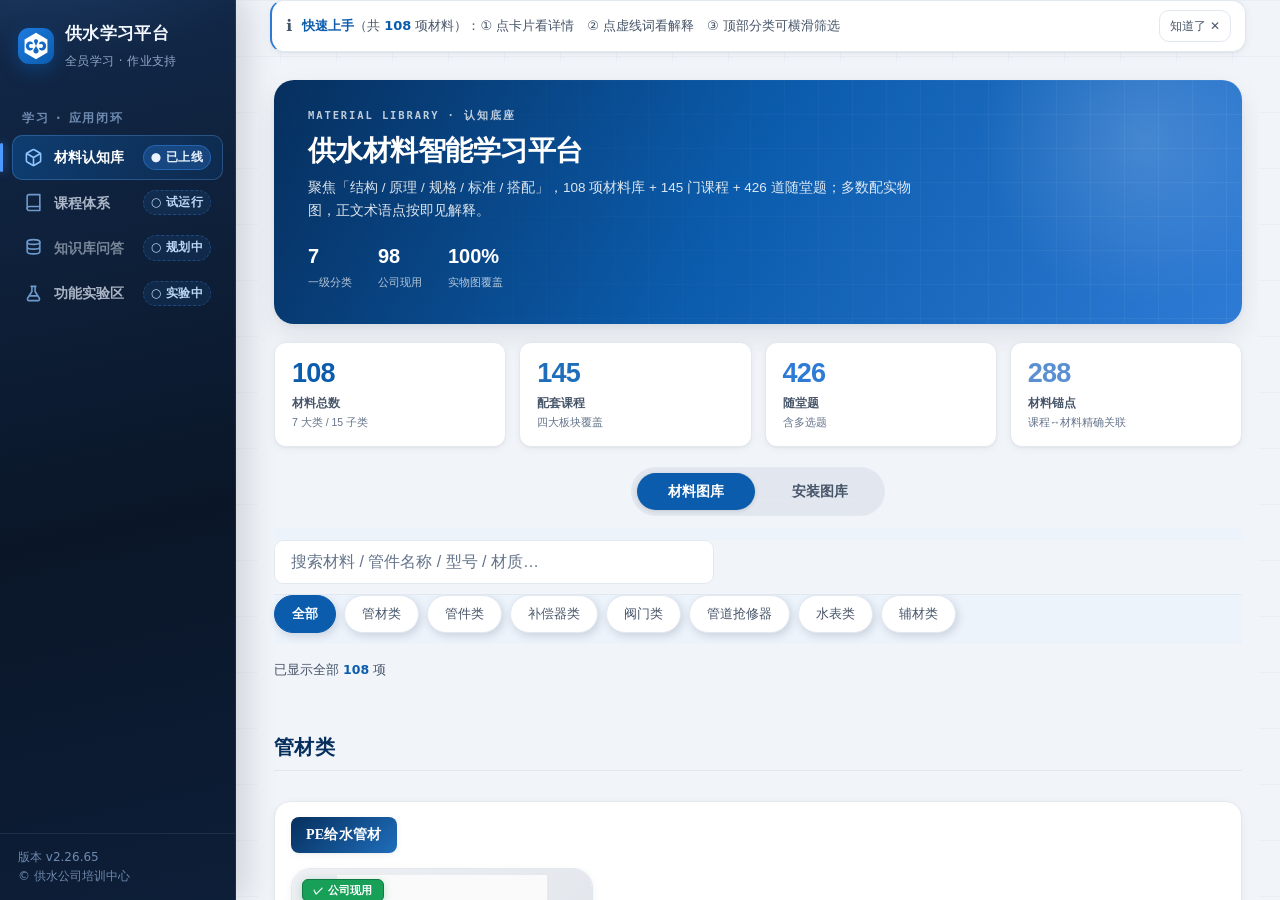
<file: index.html>
<!DOCTYPE html>
<html lang="zh-CN">
<head>
<meta charset="UTF-8">
<!-- B1-D4 无障碍修复（2026-11-19）：放开移动端双指/双击缩放，恢复 WCAG 1.4.4 合规。
     规格号(De110)、SDR、GB 标准号等小字需可放大查看；误触改由 overscroll-behavior 与
     卡片防抖治理，不再以全局禁缩放为代价。 -->
<meta name="viewport" content="width=device-width, initial-scale=1, viewport-fit=cover">
<meta http-equiv="Cache-Control" content="no-cache, no-store, must-revalidate">
<meta http-equiv="Pragma" content="no-cache">
<meta http-equiv="Expires" content="0">
<meta name="app-version" content="2.26.65">
<link rel="icon" type="image/png" href="favicon.png">
<!-- PWA 配置 -->
<link rel="manifest" href="manifest.json">
<meta name="theme-color" content="#0B5CAD">
<meta name="apple-mobile-web-app-capable" content="yes">
<meta name="apple-mobile-web-app-status-bar-style" content="default">
<meta name="apple-mobile-web-app-title" content="供水学习平台">
<link rel="apple-touch-icon" href="icons/icon-192.png">
<title>供水学习平台 · 全员学习与作业支持</title>
<script>
if ('serviceWorker' in navigator) {
  // 不等 load：慢网络下 load 事件要十几秒才触发，会推迟 SW 注册与离线就绪。
  // DOM 解析到此处即可注册，让 SW 尽早开始预缓存。
  navigator.serviceWorker.register('sw.js').catch(function (e) {
    console.warn('SW注册失败:', e);
  });
}
</script>






























































  <link rel="stylesheet" href="static/app.a73abab08c.css">
  <style>
  /* 合版说明：材料库「材料图库/安装图库」与课程体系「课程分类库/练习题全库」两个切换器
     统一视觉——胶囊外框包住两个按钮、居中、加大一号；移动端随内容滚动不吸顶；桌面端下滑吸顶固定（见下方 media 规则）。
     覆盖样式置于 link 之后，特异性相同则后者胜出，无需改动带哈希的 app.css 文件名。 */
  #m-courses .cg-seg, #mat-lib .ig-seg{
    position:relative;top:auto;z-index:auto;
    display:flex;justify-content:center;align-items:center;gap:6px;
    width:fit-content;max-width:calc(100% - 24px);box-sizing:border-box;
    margin:6px auto 12px;padding:5px;border-radius:var(--r-pill,999px);
    border:1px solid var(--s-line,#D9D4C7);
    background:rgba(148,163,184,.16)}
  #m-courses .cg-seg button, #mat-lib .ig-seg button{
    font:inherit;font-size:var(--fs-3,16px);font-weight:var(--fw-b,700);cursor:pointer;
    padding:10px 28px;min-width:118px;border:0;border-radius:var(--r-pill,999px);
    background:transparent;color:var(--s-ink-2,var(--s-ink,#334155));
    transition:background .2s,color .2s,box-shadow .2s;line-height:1.2;white-space:nowrap}
  #m-courses .cg-seg button[aria-selected="true"],
  #mat-lib .ig-seg button[aria-selected="true"]{
    background:var(--s-brand,#0E554E);color:#fff;box-shadow:0 1px 4px rgba(0,0,0,.14)}
  #m-courses .cg-seg button:focus-visible,
  #mat-lib .ig-seg button:focus-visible{outline:2px solid #3b82f6;outline-offset:2px}
  /* 进入课程详情学习态(沉浸)时隐藏子页切换器，返回列表自动恢复 */
  body.cv-immersive #m-courses .cg-seg{display:none}
  #m-courses .cg-view{display:none}
  #m-courses .cg-view.cg-on{display:block;animation:fade .2s ease}
  /* 板块内左右滑跟手翻页：把横向手势交给 JS，纵向仍走原生滚动。
     iOS Safari 与 Android Chrome 均支持 touch-action；pan-y 让浏览器不抢占横向滑动，
     避免系统边缘侧滑返回 / 橡皮筋干扰，翻页更顺滑。横滑容器单独放行 pan-x。 */
  #m-materials #igSingle,#m-materials #igView,#m-courses .cg-view{touch-action:pan-y}
  .tabs,.tabs2,.cl-tbl-wrap,.path,.filterrow{touch-action:pan-x}
  /* 桌面鼠标拉选：禁止出现浏览器自带的蓝色文本选中高亮（截图问题）。
     仅命中带鼠标的精确指针设备（hover:hover + pointer:fine），不影响触屏；
     输入框/文本域/可编辑区保留 text，保证搜索与输入仍可正常选字。 */
  @media(hover:hover) and (pointer:fine){
    html,body{-webkit-user-select:none;user-select:none}
    input,textarea,select,[contenteditable]{-webkit-user-select:text;user-select:text}
    /* 桌面端：两个子页切换器下滑吸顶（滚动容器是各自 .module，top:0 贴内容区顶部）。
       移动端保持随内容滚动不吸顶，避免与板块内左右滑手势 / 跨页高度冲突。
       学习态隐藏（课程 body.cv-immersive .cg-seg / 材料 IG_chrome 内联 display:none）优先级更高，仍会隐藏。 */
    #m-courses .cg-seg,#mat-lib .ig-seg{
      position:sticky;top:0;z-index:20;
      -webkit-backdrop-filter:blur(10px);backdrop-filter:blur(10px)}
  }
  @media(max-width:520px){
    #m-courses .cg-seg button,#mat-lib .ig-seg button{padding:10px 20px;min-width:106px;font-size:15px}}

  /* ===== 功能实验区 ===== */
  #m-lab{position:relative}
  /* .content 是 flex 容器：让功能区 active 时占满可用高度，供工具舞台 inset:0 铺满
     与 #m-materials.active 同构：display:flex + flex:1 + min-height:0 */
  #m-lab.active{display:flex;flex-direction:column;flex:1 1 auto;min-height:0;overflow:hidden}
  .lab-wrap{max-width:var(--content-max);margin:0 auto}
  .lab-head{display:flex;align-items:flex-start;justify-content:space-between;gap:16px;margin-bottom:22px}
  .lab-head h3{font-size:var(--fs-5);font-weight:var(--fw-b);color:var(--s-ink);margin:0 0 6px}
  .lab-head p{font-size:var(--fs-3);color:var(--s-ink-2);margin:0;line-height:var(--lh-body)}
  .lab-grid{display:grid;grid-template-columns:repeat(auto-fill,minmax(260px,1fr));gap:16px}
  .lab-card{display:flex;align-items:center;gap:16px;text-align:left;width:100%;
    background:var(--s-surface);border:1px solid var(--s-line);border-radius:var(--r-md);
    padding:20px;cursor:pointer;color:var(--s-ink);font-family:inherit;
    box-shadow:0 1px 2px rgba(16,32,58,.05),0 2px 6px rgba(16,32,58,.04);
    transition:transform .16s ease,box-shadow .16s ease,border-color .16s ease}
  .lab-card:hover{transform:translateY(-3px);border-color:var(--s-accent);
    box-shadow:0 4px 8px rgba(16,32,58,.08),0 16px 36px rgba(16,32,58,.1)}
  .lab-card:active{transform:translateY(-1px)}
  .lab-card:focus-visible{outline:2px solid var(--s-brand);outline-offset:3px}
  .lab-ico{flex:0 0 56px;width:56px;height:56px;border-radius:var(--r-md);
    display:flex;align-items:center;justify-content:center;
    color:var(--s-brand);background:var(--s-accent-soft)}
  .lab-ico svg{width:32px;height:32px}
  .lab-body{display:flex;flex-direction:column;gap:4px;min-width:0;flex:1}
  .lab-name{font-size:var(--fs-4);font-weight:var(--fw-b);color:var(--s-ink)}
  .lab-desc{font-size:var(--fs-2);color:var(--s-ink-2);line-height:var(--lh-body)}
  .lab-go{flex:0 0 auto;color:var(--s-ink-3);display:flex;align-items:center;transition:transform .16s ease,color .16s ease}
  .lab-go svg{width:18px;height:18px}
  .lab-card:hover .lab-go{color:var(--s-brand);transform:translateX(3px)}
  /* 工具承载层 */
  .lab-stage{position:absolute;inset:0;display:flex;flex-direction:column;
    background:var(--s-paper);z-index:5}
  .lab-stage[hidden]{display:none}
  .lab-stage-bar{display:flex;align-items:center;gap:14px;padding:10px 16px;
    background:var(--s-surface);border-bottom:1px solid var(--s-line);flex:0 0 auto}
  .lab-back,.lab-opennew{display:inline-flex;align-items:center;gap:6px;
    background:transparent;border:1px solid var(--s-line);border-radius:var(--r-sm);
    color:var(--s-ink-2);font-family:inherit;font-size:var(--fs-3);font-weight:var(--fw-m);
    padding:8px 12px;cursor:pointer;transition:.15s}
  .lab-back:hover,.lab-opennew:hover{color:var(--s-brand);border-color:var(--s-brand);background:var(--s-accent-soft)}
  .lab-back svg,.lab-opennew svg{width:16px;height:16px}
  .lab-opennew{padding:8px}
  .lab-stage-title{font-size:var(--fs-3);font-weight:var(--fw-b);color:var(--s-ink)}
  /* 工具 iframe 缓存：每个工具一个 frame，切换仅显隐、不销毁 src，避免重复加载闪烁 */
  .lab-frame{flex:1 1 0;min-height:0;width:100%;border:0;background:var(--s-surface);display:block}
  .lab-frame[hidden]{display:none}
  /* 工具打开时移动端隐藏底部导航，舞台铺满整屏（对齐 cv-immersive 处理） */
  @media(max-width:860px){
    body.lab-tool-open .sidebar{display:none}
    body.lab-tool-open .main{height:100vh}
  }
  /* 知识库问答 / 功能实验区：与材料库、课程体系同构，隐藏顶栏 + 去掉父容器留白 */
  body.zone-full .topbar{display:none}
  body.zone-full .content{padding:0;overflow-y:auto;-webkit-overflow-scrolling:touch}
  body.zone-full .module.active:not(#m-materials){max-width:none;width:100%;margin-inline:0;padding:0;overflow:visible}
  @media(min-width:861px){ body.zone-full .content{padding:0 var(--page-gutter)} }
  /* 顶栏隐藏后由板块自身接管刘海安全区（对齐材料库 exp-head / 课程 cv-bar 的处理） */
  body.zone-full .module.active:not(#m-materials){padding-top:env(safe-area-inset-top,0px)}
  /* 工具舞台整体下移避开刘海；占位层同步跟随返回栏高度 */
  body.zone-full .lab-stage{padding-top:env(safe-area-inset-top,0px)}
  body.zone-full .lab-fallback{inset:calc(59px + env(safe-area-inset-top,0px)) 0 0}
  .lab-fallback{position:absolute;inset:59px 0 0;display:flex;flex-direction:column;align-items:center;justify-content:center;
    gap:8px;background:var(--s-paper);color:var(--s-ink-2);text-align:center;padding:24px}
  .lab-fallback[hidden]{display:none}
  .lab-fallback-icon{width:56px;height:56px;border-radius:50%;display:flex;align-items:center;justify-content:center;
    color:var(--s-brand);background:var(--s-accent-soft);margin-bottom:4px}
  .lab-fallback-icon svg{width:28px;height:28px}
  .lab-fallback p{font-size:var(--fs-4);font-weight:var(--fw-b);color:var(--s-ink);margin:0}
  .lab-fallback span{font-size:var(--fs-2);margin:0}
  .lab-fallback button{margin-top:8px;font-family:inherit;font-size:var(--fs-3);font-weight:var(--fw-m);
    color:var(--s-on-brand);background:var(--s-brand);border:0;border-radius:var(--r-sm);padding:10px 20px;cursor:pointer}
  .lab-fallback button:hover{background:var(--s-brand-deep)}
  @media(max-width:520px){
    .lab-head{flex-direction:column;gap:10px}
    .lab-grid{grid-template-columns:1fr}
    .lab-card{padding:16px}
  }
  /* 行话兜底建议：口语查不到材料时给的「你是不是想找」，浅蓝底突出但沿用品牌色 */
  .empty-cross.slang-tip{background:var(--s-accent-soft,#E7F0FC);border:1px solid var(--s-line,#E2E8F0);
    border-radius:var(--r-sm,10px);padding:10px 14px;color:var(--s-ink,#1E293B)}
  .empty-cross.slang-tip a{color:var(--s-brand,#0B5CAD)}
  </style>
</head>
<body>
<!-- B1-DK16：键盘用户跳过导航直达内容 -->
<a class="skip-link" href="#mainContent">跳转到主要内容</a>
<!-- W3/S7：子页切换（点击/键盘/手势）后向屏幕阅读器播报当前子页名 -->
<div id="subpageLive" role="status" aria-live="polite" aria-atomic="true" style="position:absolute;width:1px;height:1px;padding:0;margin:-1px;overflow:hidden;clip:rect(0,0,0,0);white-space:nowrap;border:0"></div>
<div class="app">
  <!-- 侧边导航 -->
  <aside class="sidebar">
    <div class="brand">
      <div class="logo">
        <svg class="hexmark" viewBox="0 0 1000 1000" aria-label="供水学习平台" role="img"><path fill="currentColor" d="M118.95,280L118.95,720L500,940L881.05,720L881.05,280L500,60L118.95,280ZM567.99,338.66L566.69,353.27L562.3,367.25L500,496L435.54,361.65L432.64,349.32L432.08,336.66L433.73,324.78L437.7,312.75L443.46,302.22L450.52,293.35L458.96,285.78L468.54,279.72L478.99,275.33L490.02,272.74L502,272.03L513.27,273.31L524.16,276.44L534.38,281.33L544.16,288.29L552.14,296.35L558.67,305.62L563.8,316.46L566.82,327.39L567.99,338.66ZM178.73,432.76L185.48,419.72L194.27,406.13L204.36,393.54L215.64,382.1L225.79,373.66L237.84,365.92L250.59,359.65L266.45,354.1L278.86,351.28L295.12,349.47L311.18,349.75L324.17,351.52L339.06,355.39L352.94,361.06L364.21,367.48L375.99,376.58L383.69,384.6L388.69,391.35L392.87,398.96L395.21,405.34L396.47,412.84L395.94,419.72L394.02,425.78L390.55,431.11L383.29,436.78L374.07,439.45L365.86,439.36L339.96,434.27L326.32,433.45L310.4,435.8L296.39,441.72L289.68,446.52L285.75,450.76L279.7,459.2L274.9,468.18L269.63,484.2L268.03,502.53L270.41,519.11L273.55,528.67L277.15,536.39L282.6,545.14L288.35,552.24L298.96,559.71L313.49,564.97L327.97,566.58L341.78,565.46L365.86,560.64L373.45,560.48L382.24,562.72L389.37,567.62L392.93,572.17L395.27,577.46L396.43,584.03L396.22,589.66L394.82,595.93L391.64,603.6L387,611.14L381.65,617.76L373.56,625.55L366.25,631.14L356.83,636.94L346.59,641.81L335.66,645.68L324.17,648.48L312.23,650.16L299.98,650.66L277.77,648.52L266.45,645.9L254.23,641.83L233.4,631.46L215.64,617.9L198.39,599.34L184.85,579.2L174.48,557.14L167.31,532.46L164.21,508.17L164.97,482.41L169.48,458.36L173.09,446.68L178.73,432.76ZM642.36,363.51L654.3,357.84L668.76,353.1L684.1,350.23L696.27,349.36L709.75,349.8L724.92,352L738.38,355.55L750.48,360.11L762.16,365.92L774.21,373.66L785.25,382.92L796.45,394.46L806.46,407.13L814.52,419.72L820.75,431.62L826.91,446.68L830.85,459.59L834.14,475.58L835.79,491.83L835.9,505.36L834.71,520.38L831.82,536.45L828.21,549.46L822.43,564.68L815.15,579.2L808.06,590.56L799.07,602.47L788.15,614.31L777.39,623.91L766.6,631.46L754.08,638.26L742.09,643.2L721.14,648.72L701.1,650.65L680.45,649.28L660.94,644.61L643.17,636.94L627.1,626.1L620.52,620.05L613.91,612.37L609.04,604.87L606.07,598.47L603.62,588.41L604.29,579.14L607.69,571.2L613.73,565.01L620.48,561.71L629.68,560.36L637.5,561.13L660.04,565.73L675.32,566.49L688.06,564.6L698.36,561.02L710.32,553.48L718.4,543.71L726.45,528.67L730.99,512.48L731.97,502.53L731.79,494.11L730.37,484.2L727.65,474.52L723.62,465.1L718.4,456.29L711.65,447.76L706.11,443.3L698.36,438.98L691.11,436.24L675.32,433.51L661.78,434.04L636.81,438.98L625.31,439.37L619.38,437.92L614.7,435.64L610.63,432.38L607.07,427.83L604.29,420.86L603.53,412.84L604.98,404.7L608.7,395.76L613.91,387.63L621.68,378.79L630.35,371.32L642.36,363.51ZM427.48,617.78L500,504L573.33,619.07L581.25,635.82L585.5,654.73L585.4,674.11L580.97,692.97L572.43,710.37L561.99,723.61L549.17,734.55L534.46,742.79L518.43,748L501.69,749.98L484.88,748.66L468.66,744.08L453.63,736.43L440.39,725.99L429.45,713.17L421.21,698.46L416,682.43L414.02,665.69L415.34,648.88L419.92,632.66L427.48,617.78Z" fill="#FFFFFF" fill-rule="evenodd"/></svg>
      </div>
      <div><b>供水学习平台</b><span>全员学习 · 作业支持</span></div>
    </div>
    <nav class="nav" id="nav" role="tablist" aria-label="平台板块">
      <div class="grp">学习 · 应用闭环</div>
      <div class="navitem active" data-mod="materials" role="tab" tabindex="0" aria-selected="true">
        <svg viewBox="0 0 24 24" fill="none" stroke="currentColor" stroke-width="2" stroke-linecap="round" stroke-linejoin="round"><path d="M21 16V8a2 2 0 0 0-1-1.73l-7-4a2 2 0 0 0-2 0l-7 4A2 2 0 0 0 3 8v8a2 2 0 0 0 1 1.73l7 4a2 2 0 0 0 2 0l7-4A2 2 0 0 0 21 16Z"/><path d="m3.3 7 8.7 5 8.7-5M12 22V12"/></svg>
        <span>材料认知库</span><span class="tag live">已上线</span>
      </div>
      <div class="navitem" data-mod="courses" role="tab" tabindex="0" aria-selected="false">
        <svg viewBox="0 0 24 24" fill="none" stroke="currentColor" stroke-width="2" stroke-linecap="round" stroke-linejoin="round"><path d="M4 19.5A2.5 2.5 0 0 1 6.5 17H20"/><path d="M6.5 2H20v20H6.5A2.5 2.5 0 0 1 4 19.5v-15A2.5 2.5 0 0 1 6.5 2Z"/></svg>
        <span>课程体系</span><span class="tag plan">试运行</span>
      </div>
      <div class="navitem" data-mod="kb" role="tab" tabindex="0" aria-selected="false">
        <svg viewBox="0 0 24 24" fill="none" stroke="currentColor" stroke-width="2" stroke-linecap="round" stroke-linejoin="round"><ellipse cx="12" cy="5" rx="8" ry="3"/><path d="M4 5v6c0 1.66 3.58 3 8 3s8-1.34 8-3V5M4 11v6c0 1.66 3.58 3 8 3s8-1.34 8-3v-6"/></svg>
        <span>知识库问答</span><span class="tag plan">规划中</span>
      </div>
      <div class="navitem" data-mod="lab" role="tab" tabindex="0" aria-selected="false">
        <svg viewBox="0 0 24 24" fill="none" stroke="currentColor" stroke-width="2" stroke-linecap="round" stroke-linejoin="round"><path d="M9 3h6M10 3v6.5L4.6 18a2 2 0 0 0 1.7 3h11.4a2 2 0 0 0 1.7-3L14 9.5V3"/><path d="M7.5 15h9"/></svg>
        <span>功能实验区</span><span class="tag plan">实验中</span>
      </div>
    </nav>
    <div class="side-foot">版本 v2.26.65<br>© 供水公司培训中心</div>
  </aside>

  <!-- 主区 -->
  <main class="main">
    <div class="topbar">
      <button class="menu-btn btn">≡</button>
      <div>
        <div class="mtitle" id="topTitle">材料认知库</div>
        <div class="msub" id="topSub">供水材料的图鉴与认知 · 点卡片看大图与完整说明</div>
      </div>
      <div class="spacer"></div>
      <span class="ver-chip" id="verChip">v2.26.65</span>
      <span class="pill ok" id="stagePill" role="status" data-state="ok">阶段一 · 已上线</span>
    </div>
    <div class="content" id="mainContent" tabindex="-1">

      <!-- B4 · P1-01 首屏引导：首次展开、可永久收起（localStorage） -->
      <aside class="intro" id="introBar" role="note" aria-label="平台使用引导">
        <span class="intro-ic" aria-hidden="true">ℹ</span>
        <div class="intro-tx"><b>快速上手</b>（共 <b id="introCount">…</b> 项材料）：① 点卡片看详情　② 点虚线词看解释　③ 顶部分类可横滑筛选</div>
        <button class="intro-x" id="introX" aria-label="收起引导且不再显示">知道了 ✕</button>
      </aside>

      <!-- 模块一：材料认知库（嵌入现有站点） -->
      <section class="module active" id="m-materials">  <!-- MAT_LIB_START -->
  <!-- ⚠ 生成区｜mat_inline.py ← materials.html 的 DOM/JS · 请勿手改 index.html，请改 materials.html -->
  <div id="mat-lib">
<header>
  <div class="wrap">
    <h1>供水材料学习认知平台</h1>
    <p>初步认知版 · 聚焦「结构 / 原理 / 规格 / 标准 / 搭配」· 7 大类 108 项 · 管件按材质细分并标注连接方式与作用 · 多数配实物图 · 悬停术语可见解释</p>
  </div>
</header>

<div class="wrap">
  <!-- 安装图库 / 单件材料 视图切换（手写稳定区） -->
  <div class="ig-seg" role="tablist" aria-label="认知视图切换">
    <button role="tab" id="igTabSingle" aria-selected="true" aria-controls="igSingle" tabindex="0" onclick="IG_mode('single')">材料图库</button>
    <button role="tab" id="igTabGallery" aria-selected="false" aria-controls="igView" tabindex="-1" onclick="IG_mode('gallery')">安装图库</button>
  </div>

  <!-- 安装图库视图 -->
  <div id="igView" role="tabpanel" aria-labelledby="igTabGallery" tabindex="0">
    <div class="ig-lead" id="igLead">将材料按真实安装组合成「总成」认知：<b>点击总成卡片</b>进入详情页，图中编号与部件表<b>双向联动</b>，点部件名可跳转到对应材料卡。图中标注为示意，具体型号以现场实际配置为准。</div>
    <div class="ig-grid" id="igGrid"></div>
    <!-- 总成详情页（页面内视图，非弹窗） -->
    <div id="igDetail">
      <div class="igd-topline">
        <button class="igd-back" onclick="IG_back()" aria-label="返回安装图库">‹ 返回安装图库</button>
        <button type="button" class="ig-flowbtn" id="igFlowBtn" onclick="IG_openFlow()" aria-label="查看安装流程">查看安装流程</button>
      </div>
      <div class="igd-head">
        <h3 id="igpTitle"></h3>
        <div class="igsub" id="igpSub"></div>
      </div>
      <div class="ig-taphint" id="igTapHint" aria-hidden="true">
        <span class="ig-taphint-ico">✦</span>
        <span class="ig-taphint-txt">轻点<span class="ig-taphint-dot">序号</span>看部件 · 轻点<span class="ig-taphint-zoom">图片</span>看大图</span>
        <span class="ig-taphint-down">↓</span>
      </div>
      <div class="igd-body">
        <div class="igfigure" id="igFigure">
          <div class="igstage" id="igStage">
            <img id="igImg" alt="安装总成图" role="button" tabindex="0"
              onclick="IGlbOpen()" onkeydown="if(event.key==='Enter'||event.key===' '){event.preventDefault();IGlbOpen()}">
            <div class="ig-zoomtip" aria-hidden="true">
              <span class="ig-zoomtip-ico">⤢</span><span class="ig-zoomtip-txt">单击图片放大</span>
            </div>
          </div>
        </div>
        <div class="igplist" id="igList">
          <h4 id="igListTitle">图中部件 · 点序号看详情</h4>
          <div id="igRows"></div>
          <div class="igscrollhint" id="igScrollHint" aria-hidden="true">↓ 向下滚动查看更多部件</div>
        </div>
      </div>
      <div class="igpfoot" id="igpFoot"></div>
    </div>

    <!-- 移动端底部抽屉：部件说明（点热点）/ 安装流程（顶部按钮），共用同一抽屉壳 -->
    <div class="igs-mask" id="igsMask" onclick="IGsClose()" aria-hidden="true"></div>
    <div class="igs-sheet" id="igsSheet" role="dialog" aria-modal="true" aria-labelledby="igsTitle" aria-hidden="true">
      <div class="igs-grab" aria-hidden="true"></div>
      <button type="button" class="igs-close" id="igsClose" onclick="IGsClose()" aria-label="关闭">×</button>
      <div class="igs-title" id="igsTitle"></div>
      <div class="igs-body" id="igsBody"></div>
      <div class="igs-nav" id="igsNav"></div>
    </div>
  </div>

  <!-- 单件材料视图（原有内容包裹，默认显示） -->
  <div id="igSingle" role="tabpanel" aria-labelledby="igTabSingle" tabindex="0">
  <div class="banner"><span class="ok-badge">✓</span> <b>分类已细化</b>：7 大类 / 二级 / 三级 / 型号级；<b>点击一级只显示其下二级</b>（不跨类），阀门细分至型号级（明杆/暗杆闸阀、复合/快速/微量排气阀、浮动/固定球阀等）｜ 现有 108 项材料、多数配实物图，<b>正文术语悬停即见解释</b>；键盘可用 Tab/Enter 切换分类。</div>

  <div class="progress">
    <span>初步内容采编</span>
    <span class="bar"><i></i></span>
    <span id="pcount">—</span>
  </div>

  <!-- B4-M3：删除 7 步学习路径（display:none 的死 DOM + 不可用跳转，与分类 chip 功能重复）。
       分类切换仍由下方分类 chip 承担，键盘 Tab/Enter 可用。 -->

  <!-- 吸顶筛选条：搜索框 + 分类 chip（「仅看公司现用」筛选按钮已按需求移除，全部材料默认可见）。 -->
  <div class="filterbar" id="filterbar">
    <div class="controls">
      <input id="q" class="search" placeholder="搜索材料 / 管件名称 / 型号 / 材质…" oninput="render()">
    </div>
    <div class="filterrow">
      <div class="tabs" id="tabs"></div>
    </div>
    <button class="term-toggle" id="termBtn" onclick="toggleTerms()" aria-pressed="true" title="点击虚线词查看解释">术语解释：开</button>
  </div>
  <div class="tabs2" id="tabs2"></div>

  <div class="crumb" id="crumb"></div>

  <div class="grid" id="grid"></div>

  <footer>
    <p><b>分类结构</b>：按「大类 → 材质/功能 → 具体类型 → 型号」逐级展开，点一级即看它的下级。每张卡片含常用规格型号、执行标准、结构组成、连接方式与作用、优势、常搭配使用等信息；正文带虚线的术语，点一下就能看解释。执行标准均为核实的现行国标/行标，未核实的留空不填。</p>
    <p style="margin-top:8px"><b>「✓ 公司现用」</b>角标表示本公司当前在用的材料，可作为选用参考。本板块内容仅供内部学习认知使用。</p>
  </footer>
  </div><!-- /#igSingle -->
</div>

<div class="modal-mask" id="mask">
  <div class="modal" role="dialog" aria-modal="true">
    <button class="close" onclick="closeModal()" aria-label="关闭">✕</button>
    <h4 id="mTitle"></h4>
    <div class="sub" id="mSub"></div>
    <div class="mlab">所属材料 · 结构组成</div>
    <ul class="parts" id="mParts"></ul>
    <div class="mlab" id="mLab2">工作原理</div>
    <div class="principle" id="mBody"></div>
    <div class="mmore" id="mMore"></div>
  </div>
</div>

<div class="exp-mask" id="expmask"></div>
<div class="exp-card" id="expcard" role="dialog" aria-modal="true" aria-labelledby="expTitle">
  <div class="exp-head">
    <div><h4 id="expTitle"></h4><div class="bsub" id="expSub"></div></div>
    <button class="exp-close" id="expClose" aria-label="关闭">✕</button>
  </div>
  <div class="exp-main">
    <!-- 实物大图面（点击翻到完整说明） -->
    <div class="exp-figure" id="expFigure">
      <figure class="exp-fig" id="expFig"></figure>
      <button class="flip-hint" id="expToFlip" aria-label="翻到材料完整说明">看完整说明</button>
    </div>
    <!-- 完整说明面（点击空白处返回实物图） -->
    <div class="exp-back" id="expBack">
      <div class="exp-body" id="expBody"></div>
      <button class="flip-hint" id="expToFig" aria-label="返回实物图面">返回实物图</button>
    </div>
  </div>
</div>

<div class="modal-mask" id="dmask">
  <div class="modal dmodal" role="dialog" aria-modal="true">
    <button class="close" onclick="closeDetail()" aria-label="关闭">✕</button>
    <h4 id="dTitle"></h4>
    <div class="sub" id="dSub"></div>
    <div id="dBody"></div>
  </div>
</div>

<!-- 安装图放大灯箱：点击详情图飞出放大，支持二次缩放，遮罩图外区域 -->
<div class="iglb" id="igLightbox" role="dialog" aria-modal="true" aria-label="安装图放大查看" aria-hidden="true">
  <button type="button" class="iglb-close" id="iglbClose" onclick="IGlbClose()" aria-label="关闭大图">✕</button>
  <div class="iglb-tip" id="iglbTip" aria-hidden="true">滚轮 / 双指缩放 · 拖动平移 · 双击复位 · Esc 关闭</div>
  <div class="iglb-stage" id="iglbStage">
    <img class="iglb-img" id="iglbImg" alt="安装总成图放大查看" draggable="false">
  </div>
  <div class="iglb-ctl" role="group" aria-label="缩放控制">
    <button type="button" id="iglbZoomOut" onclick="IGlbZoom(-0.25)" aria-label="缩小">−</button>
    <span class="iglb-pct" id="iglbPct" aria-live="polite">100%</span>
    <button type="button" id="iglbZoomIn" onclick="IGlbZoom(0.25)" aria-label="放大">＋</button>
    <button type="button" onclick="IGlbReset()" aria-label="还原到原始大小">还原</button>
  </div>
</div>



</div>
  
  <!-- MAT_LIB_END --></section>

      <!-- 模块二：课程体系（四大板块 × 16 子类 · 课程采集包驱动）
           合版说明：原「考核练习」并入本板块，作为「练习题全库」子页；
           原课程内容为「课程分类库」子页。切换方式同材料库的「材料图库/安装图库」。 -->
      <section class="module" id="m-courses">
        <div class="cg-seg" role="tablist" aria-label="课程体系子页切换">
          <button type="button" role="tab" id="cgTabLib" aria-selected="true" aria-controls="cgViewLib" tabindex="0" onclick="CG_mode('lib')">课程分类库</button>
          <button type="button" role="tab" id="cgTabPractice" aria-selected="false" aria-controls="cgViewPractice" tabindex="-1" onclick="CG_mode('practice')">练习题全库</button>
        </div>

        <!-- 子页 1：课程分类库（原课程体系内容） -->
        <div class="cg-view cg-on" id="cgViewLib" role="tabpanel" aria-labelledby="cgTabLib" tabindex="0">
          <div class="cl-crumb" id="curCrumb"></div>
          <div class="grid" id="pathGrid"></div>
          <div class="courses" id="coursePanel">
            <div class="backrow" id="courseBack" role="button" tabindex="0">返回四大板块</div>
            <div class="clist" id="courseList"></div>
          </div>
          <div class="cv" id="courseView"></div>
        </div>

        <!-- 子页 2：练习题全库（原考核练习内容） -->
        <div class="cg-view" id="cgViewPractice" role="tabpanel" aria-labelledby="cgTabPractice" tabindex="0">
          <!-- B4-I2：明确阶段三示例数据边界，消除「规划中」标签与可点击练习的矛盾 -->
          <div style="margin:0 0 12px;padding:10px 14px;border:1px solid rgba(180,83,9,.32);background:rgba(180,83,9,.08);border-radius:10px;font-size:13px;line-height:1.6;color:var(--s-warn,#B45309)">
            <b>阶段三 · 示例数据</b>：本模块用于功能演示，顺序练习等作答与成绩<b>不作为正式考核、不计分</b>；正式题库与计分将在阶段三开放。
          </div>
          <div class="tabs" id="examTabs">
            <div class="tab active" data-tab="quiz">顺序练习</div>
            <div class="tab" data-tab="exam">模拟考试</div>
            <div class="tab" data-tab="wrong">错题本</div>
            <div class="tab" data-tab="board">成绩看板</div>
          </div>
          <div class="panel show" id="p-quiz"></div>
          <div class="panel" id="p-exam"><div class="quiz"><div class="score"><div class="big">模拟考试 <span class="demo-badge">示例数据</span></div><div class="st">功能演示中：正式考试将从题库随机组卷、限时判分，成绩不计入考核。</div></div></div></div>
          <div class="panel" id="p-wrong"><div class="quiz"><div class="score"><div class="big">错题本 <span class="demo-badge">示例数据</span></div><div class="st">功能演示中：正式上线后会自动归集错题，支持按知识点重练。</div></div></div></div>
          <div class="panel" id="p-board">
            <div class="board" id="board"></div>
          </div>
        </div>
      </section>

      <!-- 模块四：知识库问答 -->
      <section class="module" id="m-kb">
        <div class="qa">
          <div class="qabox">
            <div class="search">
              <input id="qaInput" placeholder="问供水：如「DN100 球墨铸铁管怎么连接？」" aria-describedby="qaTip">
              <button class="btn primary" id="qaBtn" disabled aria-disabled="true">提问</button>
            </div>
            <div class="qatip warn" id="qaTip">请输入问题关键词后提问，或从右侧知识分类点选</div>
            <div class="answer" id="qaAnswer"></div>
          </div>
          <div class="kat">
            <h4>知识分类（规划）<span class="demo-badge">示例数据 · 篇数虚标</span></h4>
            <div class="kitem" data-q="球墨铸铁管" role="button" tabindex="0">国家标准与规范 <span class="n">12 篇</span></div>
            <div class="kitem" data-q="阀门" role="button" tabindex="0">操作规程 SOP <span class="n">28 篇</span></div>
            <div class="kitem" data-q="爆管" role="button" tabindex="0">事故案例库 <span class="n">9 篇</span></div>
            <div class="kitem" data-q="水表" role="button" tabindex="0">常见 FAQ <span class="n">45 条</span></div>
            <div class="kitem" data-q="阀门井" role="button" tabindex="0">厂家样本 <span class="n">30+</span></div>
          </div>
        </div>
      </section>

      <!-- 模块五：功能实验区（可扩展的小工具入口网格） -->
      <section class="module" id="m-lab">
        <div class="lab-wrap">
          <div class="lab-head">
            <div>
              <h3>实验工具</h3>
              <p>面向一线作业的小工具，持续补充中。点击卡片即可打开使用。</p>
            </div>
            <span class="demo-badge">实验功能 · 试用中</span>
          </div>
          <div class="lab-grid" id="labGrid">
            <!-- 口径计算器 -->
            <button type="button" class="lab-card" data-tool="calc" aria-label="打开口径计算器">
              <span class="lab-ico" aria-hidden="true">
                <svg viewBox="0 0 32 32" fill="none">
                  <rect x="5" y="3" width="22" height="26" rx="4" fill="currentColor" opacity=".08"/>
                  <rect x="5" y="3" width="22" height="26" rx="4" stroke="currentColor" stroke-width="1.8"/>
                  <rect x="9" y="7" width="14" height="5.5" rx="1.6" fill="currentColor" opacity=".16"/>
                  <path d="M18.5 9.7h2.8" stroke="currentColor" stroke-width="1.6" stroke-linecap="round"/>
                  <g fill="currentColor">
                    <circle cx="10.5" cy="17" r="1.7"/><circle cx="16" cy="17" r="1.7"/><circle cx="21.5" cy="17" r="1.7"/>
                    <circle cx="10.5" cy="22" r="1.7"/><circle cx="16" cy="22" r="1.7"/><circle cx="21.5" cy="22" r="1.7"/>
                  </g>
                </svg>
              </span>
              <span class="lab-body">
                <span class="lab-name">口径计算器</span>
                <span class="lab-desc">管材口径、壁厚与流量快速换算</span>
              </span>
              <span class="lab-go" aria-hidden="true">
                <svg viewBox="0 0 24 24" fill="none" stroke="currentColor" stroke-width="2" stroke-linecap="round" stroke-linejoin="round"><path d="m9 18 6-6-6-6"/></svg>
              </span>
            </button>
            <!-- 行话对照 -->
            <button type="button" class="lab-card" data-tool="slang" aria-label="打开行话对照">
              <span class="lab-ico" aria-hidden="true">
                <svg viewBox="0 0 32 32" fill="none">
                  <path d="M6 5h13a3 3 0 0 1 3 3v13a3 3 0 0 1-3 3H11l-5 4V8a3 3 0 0 1 3-3Z" fill="currentColor" opacity=".10"/>
                  <path d="M6 5h13a3 3 0 0 1 3 3v13a3 3 0 0 1-3 3H11l-5 4V8a3 3 0 0 1 3-3Z" stroke="currentColor" stroke-width="1.8" stroke-linejoin="round"/>
                  <path d="M10 11h9M10 15h9M10 19h5" stroke="currentColor" stroke-width="1.7" stroke-linecap="round"/>
                  <circle cx="23.5" cy="22.5" r="5.2" fill="var(--surface)" stroke="currentColor" stroke-width="1.8"/>
                  <path d="m27.3 26.3 3 3" stroke="currentColor" stroke-width="2" stroke-linecap="round"/>
                  <path d="M21 22.5h5" stroke="currentColor" stroke-width="1.6" stroke-linecap="round"/>
                </svg>
              </span>
              <span class="lab-body">
                <span class="lab-name">行话对照</span>
                <span class="lab-desc">口语俗称与规范叫名双向速查</span>
              </span>
              <span class="lab-go" aria-hidden="true">
                <svg viewBox="0 0 24 24" fill="none" stroke="currentColor" stroke-width="2" stroke-linecap="round" stroke-linejoin="round"><path d="m9 18 6-6-6-6"/></svg>
              </span>
            </button>
            <!-- 法兰螺栓孔距速查 -->
            <button type="button" class="lab-card" data-tool="flange" aria-label="打开法兰螺栓孔距速查">
              <span class="lab-ico" aria-hidden="true">
                <svg viewBox="0 0 32 32" fill="none">
                  <circle cx="16" cy="16" r="12.5" fill="currentColor" opacity=".08"/>
                  <circle cx="16" cy="16" r="12.5" stroke="currentColor" stroke-width="1.8"/>
                  <circle cx="16" cy="16" r="5.6" stroke="currentColor" stroke-width="1.7"/>
                  <circle cx="16" cy="16" r="1.5" fill="currentColor" opacity=".35"/>
                  <g fill="var(--surface)" stroke="currentColor" stroke-width="1.5">
                    <circle cx="16" cy="6.4" r="1.9"/><circle cx="16" cy="25.6" r="1.9"/>
                    <circle cx="6.4" cy="16" r="1.9"/><circle cx="25.6" cy="16" r="1.9"/>
                  </g>
                </svg>
              </span>
              <span class="lab-body">
                <span class="lab-name">法兰螺栓孔距速查</span>
                <span class="lab-desc">DN 查外径、孔距、孔数与螺栓规格</span>
              </span>
              <span class="lab-go" aria-hidden="true">
                <svg viewBox="0 0 24 24" fill="none" stroke="currentColor" stroke-width="2" stroke-linecap="round" stroke-linejoin="round"><path d="m9 18 6-6-6-6"/></svg>
              </span>
            </button>
            <!-- 术语解释 -->
            <button type="button" class="lab-card" data-tool="term" aria-label="打开术语解释">
              <span class="lab-ico" aria-hidden="true">
                <svg viewBox="0 0 32 32" fill="none">
                  <path d="M5 5.5A2.5 2.5 0 0 1 7.5 3H13a3 3 0 0 1 3 3v20a3 3 0 0 0-3-3H7.5A2.5 2.5 0 0 1 5 20.5z" fill="currentColor" opacity=".1"/>
                  <path d="M27 5.5A2.5 2.5 0 0 0 24.5 3H19a3 3 0 0 0-3 3v20a3 3 0 0 1 3-3h5.5a2.5 2.5 0 0 0 2.5-2.5z" fill="currentColor" opacity=".1"/>
                  <path d="M5 5.5A2.5 2.5 0 0 1 7.5 3H13a3 3 0 0 1 3 3v20a3 3 0 0 0-3-3H7.5A2.5 2.5 0 0 1 5 20.5z" stroke="currentColor" stroke-width="1.8" stroke-linejoin="round"/>
                  <path d="M27 5.5A2.5 2.5 0 0 0 24.5 3H19a3 3 0 0 0-3 3v20a3 3 0 0 1 3-3h5.5a2.5 2.5 0 0 0 2.5-2.5z" stroke="currentColor" stroke-width="1.8" stroke-linejoin="round"/>
                  <path d="M8.5 9h4M8.5 13h4M19.5 9h4M19.5 13h4" stroke="currentColor" stroke-width="1.6" stroke-linecap="round"/>
                </svg>
              </span>
              <span class="lab-body">
                <span class="lab-name">术语解释</span>
                <span class="lab-desc">缩写来源、标准术语与功能白话速查</span>
              </span>
              <span class="lab-go" aria-hidden="true">
                <svg viewBox="0 0 24 24" fill="none" stroke="currentColor" stroke-width="2" stroke-linecap="round" stroke-linejoin="round"><path d="m9 18 6-6-6-6"/></svg>
              </span>
            </button>
          </div>
        </div>
        <!-- 工具承载层：点击功能卡片后在此内嵌打开 -->
        <div class="lab-stage" id="labStage" hidden aria-hidden="true">
          <div class="lab-stage-bar">
            <button type="button" class="lab-back" id="labBack" aria-label="返回功能实验区">
              <svg viewBox="0 0 24 24" fill="none" stroke="currentColor" stroke-width="2" stroke-linecap="round" stroke-linejoin="round"><path d="m15 18-6-6 6-6"/></svg>
              <span>功能实验区</span>
            </button>
            <span class="lab-stage-title" id="labStageTitle"></span>
            <button type="button" class="lab-opennew" id="labOpenNew" title="在新窗口打开" aria-label="在新窗口打开">
              <svg viewBox="0 0 24 24" fill="none" stroke="currentColor" stroke-width="2" stroke-linecap="round" stroke-linejoin="round"><path d="M18 13v6a2 2 0 0 1-2 2H5a2 2 0 0 1-2-2V8a2 2 0 0 1 2-2h6"/><path d="M15 3h6v6M10 14 21 3"/></svg>
            </button>
          </div>
          <iframe class="lab-frame" id="labFrame" title="功能工具" allowfullscreen></iframe>
          <div class="lab-fallback" id="labFallback" hidden role="status">
            <div class="lab-fallback-icon" aria-hidden="true">
              <svg viewBox="0 0 24 24" fill="none" stroke="currentColor" stroke-width="1.8" stroke-linecap="round" stroke-linejoin="round"><path d="M8.5 14.5A2.5 2.5 0 0 0 11 12c0-1.38-.5-2-1-3-1.072-2.143-.224-4.054 2-6 .5 2.5 2 4.9 4 6.5 2 1.6 3 3.5 3 5.5a7 7 0 1 1-14 0c0-1.153.433-2.294 1-3a2.5 2.5 0 0 0 2.5 2.5Z"/></svg>
            </div>
            <p>工具加载中，或暂时无法打开</p>
            <span>请检查网络后重试</span>
            <button type="button" data-retry>重新加载</button>
          </div>
        </div>
      </section>

    </div>
  </main>
</div>

<!-- V28_MATDOM_START -->
<div class="cl-mat-mask" id="clMatMask"></div>
<div class="cl-mat" id="clMat" role="dialog" aria-modal="true" aria-labelledby="clMatTitle">
  <div class="cl-mat-head">
    <div>
      <div class="cl-mat-kicker">材料卡 · 课程关联</div>
      <h4 id="clMatTitle"></h4>
      <div class="cl-mat-sub" id="clMatSub"></div>
    </div>
    <button class="cl-mat-close" id="clMatClose" aria-label="关闭">✕</button>
  </div>
  <div class="cl-mat-body" id="clMatBody"></div>
</div>
<!-- V28_MATDOM_END -->


<!-- V28_GESTURE_START -->

<!-- V28_GESTURE_END -->

  <script src="static/curriculum.ec40df4ab6.js"></script>
  <script src="static/materials.1ff2e1adf0.js"></script>
  <script src="static/slang-data.js"></script>
  <script src="static/term-data.js"></script>
  <script src="static/app.ac63eea982.js"></script>
</body>
</html>
</file>
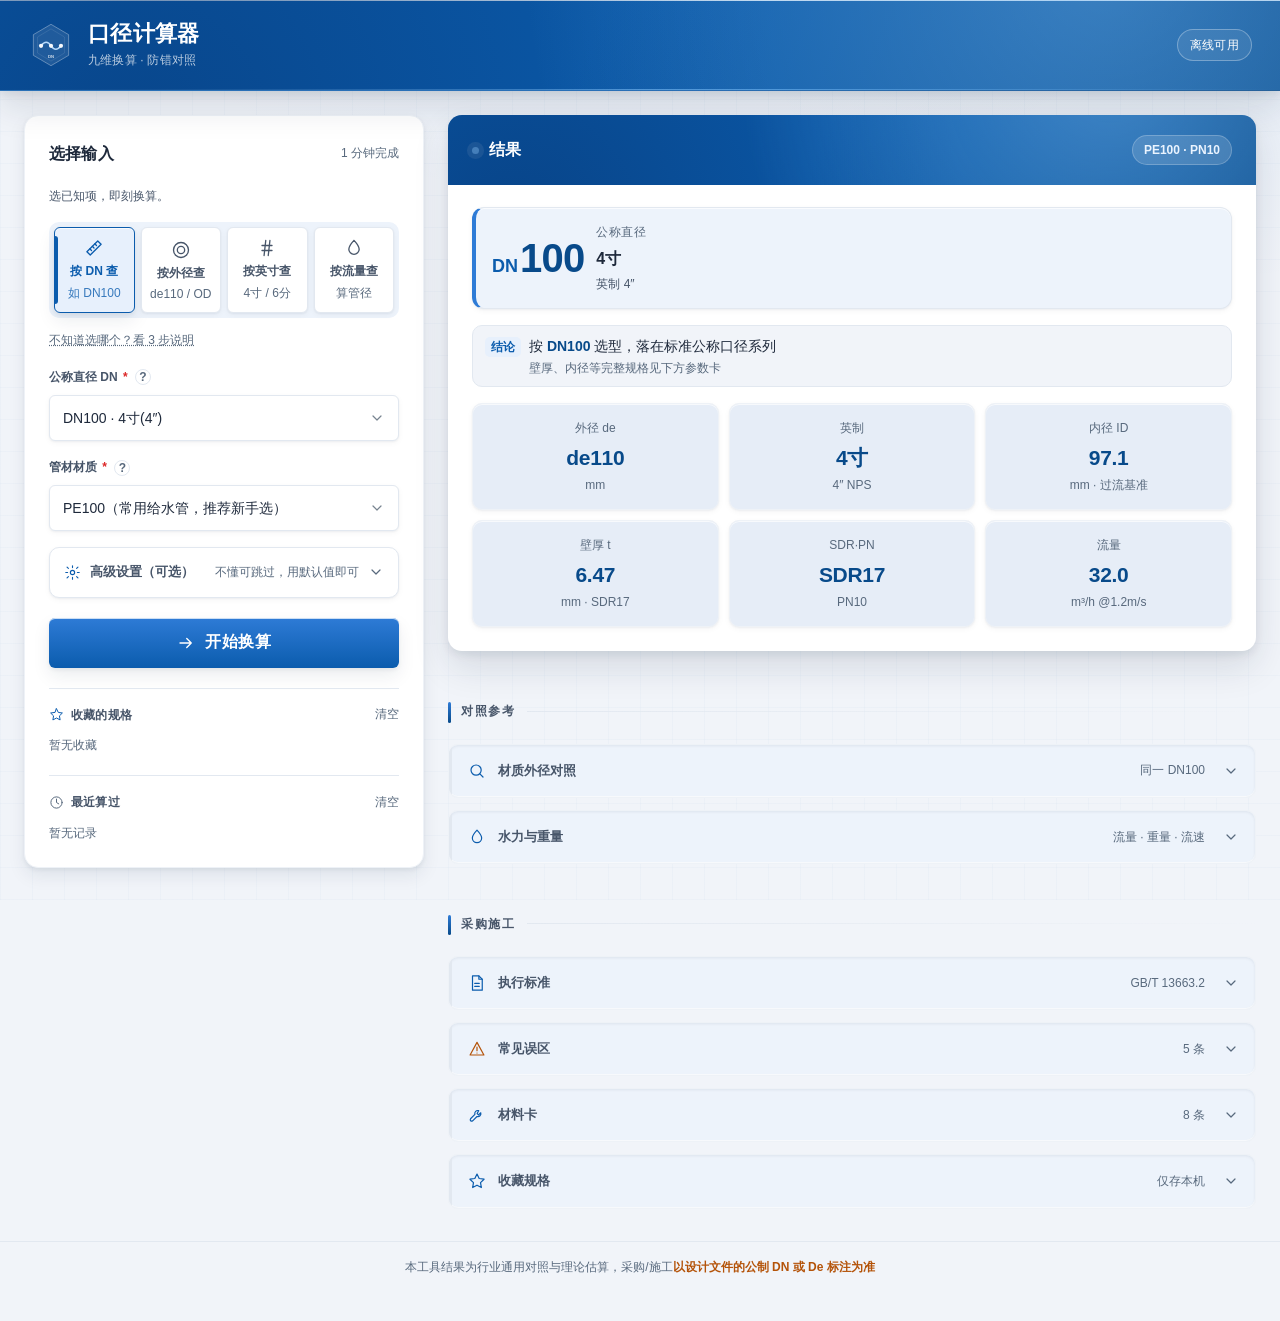
<file: calc.html>
<!DOCTYPE html>
<html lang="zh-CN">
<head>
<meta charset="UTF-8">
<meta name="viewport" content="width=device-width, initial-scale=1.0, viewport-fit=cover">
<meta name="theme-color" content="#0B5CAD">
<title>口径计算器 · 供水行业专用</title>
<style>
/* ================================================================
   口径计算器 · 视觉系统 v2
   设计语言：分层悬浮 / 冷静专业 / 8px 节奏 / 线性图标
   ================================================================ */

/* ---------- 0. 设计令牌 ---------- */
:root{
  /* ===== 平台纯蓝主题（Phase 1 令牌） ===== */
  --brand:#0B5CAD; --brand-deep:#084A8A; --accent:#2E7BD6; --accent-soft:#E7F0FC;
  --paper:#F1F4F9; --surface:#FFFFFF; --raised:#E6EDF7; --sunken:#EDF3FB;
  --ink:#1E293B; --ink-2:#475569; --ink-3:#58697D;
  --line:#E2E8F0; --hair:#EEF2F7;
  --ok:#15803D; --warn:#B45309; --err:#DC2626;
  --r-xs:6px; --r-sm:10px; --r-md:14px; --r-lg:20px;
  /* 三级阴影 + 内凹 + 按压，投影一律冷蓝半透明，禁纯黑 */
  --sh-1:0 1px 2px rgba(16,32,58,.05),0 2px 6px rgba(16,32,58,.04),inset 0 1px 0 rgba(255,255,255,.7);
  --sh-2:0 2px 4px rgba(16,32,58,.06),0 8px 18px rgba(16,32,58,.08),inset 0 1px 0 rgba(255,255,255,.75);
  --sh-3:0 4px 8px rgba(16,32,58,.08),0 16px 36px rgba(16,32,58,.12),inset 0 1px 0 rgba(255,255,255,.8);
  --sh-inset:inset 0 1px 3px rgba(16,32,58,.07),inset 0 -1px 0 rgba(255,255,255,.7);
  --sh-press:inset 0 2px 6px rgba(16,32,58,.12),0 1px 0 rgba(255,255,255,.5);
  /* 字号阶梯：cap12 / body14 / sub16 / title18 / num28 / hero40 */
  --fs-cap:12px; --fs-body:14px; --fs-sub:16px; --fs-title:18px; --fs-num:28px; --fs-hero:40px;
  /* 向后兼容别名：旧变量统一指向新令牌，保证既有规则不失效 */
  --blue-lt:var(--accent); --blue:var(--brand); --blue-dk:var(--brand-deep);
  --blue-050:var(--sunken); --blue-100:#D9E7F7; --blue-200:#B9D4F0;
  --blue-deep:var(--brand-deep); --blue-tint:var(--accent-soft);
  --gold:var(--warn); --gold-lt:#B45309; --gold-bg:#FDF6EC; --gold-line:#F0E0C6;
  --ok-bg:#EAF6EE; --err-bg:#FDECEC;
  --white:var(--surface); --line-2:var(--line); --r:var(--r-md);
  --shadow:var(--sh-2); --shadow-hi:var(--sh-3); --shadow-hero:var(--sh-3); --shadow-inset:var(--sh-inset);
  --ease:cubic-bezier(.4,0,.2,1);
  /* 线性图标库（1.5px 描边，stroke=currentColor 由 mask 决定） */
  --i-search:url("data:image/svg+xml,%3Csvg xmlns='http://www.w3.org/2000/svg' viewBox='0 0 24 24' fill='none' stroke='%23000' stroke-width='1.6' stroke-linecap='round' stroke-linejoin='round'%3E%3Ccircle cx='10.8' cy='10.8' r='6.8'/%3E%3Cpath d='M20 20l-4.2-4.2'/%3E%3C/svg%3E");
  --i-drop:url("data:image/svg+xml,%3Csvg xmlns='http://www.w3.org/2000/svg' viewBox='0 0 24 24' fill='none' stroke='%23000' stroke-width='1.6' stroke-linecap='round' stroke-linejoin='round'%3E%3Cpath d='M12 2.8s-6.2 6.6-6.2 10.6a6.2 6.2 0 0 0 12.4 0C18.2 9.4 12 2.8 12 2.8z'/%3E%3C/svg%3E");
  --i-doc:url("data:image/svg+xml,%3Csvg xmlns='http://www.w3.org/2000/svg' viewBox='0 0 24 24' fill='none' stroke='%23000' stroke-width='1.6' stroke-linecap='round' stroke-linejoin='round'%3E%3Cpath d='M6 2.5h8.5L19 7v14.5H6z'/%3E%3Cpath d='M14.5 2.5V7H19M9 12.5h6M9 16.5h6'/%3E%3C/svg%3E");
  --i-warn:url("data:image/svg+xml,%3Csvg xmlns='http://www.w3.org/2000/svg' viewBox='0 0 24 24' fill='none' stroke='%23000' stroke-width='1.6' stroke-linecap='round' stroke-linejoin='round'%3E%3Cpath d='M12 3.2 21.2 20H2.8z'/%3E%3Cpath d='M12 9.5v4.8M12 17.3h.01'/%3E%3C/svg%3E");
  --i-tool:url("data:image/svg+xml,%3Csvg xmlns='http://www.w3.org/2000/svg' viewBox='0 0 24 24' fill='none' stroke='%23000' stroke-width='1.6' stroke-linecap='round' stroke-linejoin='round'%3E%3Cpath d='M14.2 6.2a4 4 0 0 0-5 5L3.4 17a2 2 0 0 0 2.8 2.8l5.8-5.8a4 4 0 0 0 5-5L14 11.8 12.2 10z'/%3E%3C/svg%3E");
  --i-star:url("data:image/svg+xml,%3Csvg xmlns='http://www.w3.org/2000/svg' viewBox='0 0 24 24' fill='none' stroke='%23000' stroke-width='1.6' stroke-linecap='round' stroke-linejoin='round'%3E%3Cpath d='m12 2.8 2.9 5.9 6.5.9-4.7 4.6 1.1 6.5L12 17.6l-5.8 3.1 1.1-6.5-4.7-4.6 6.5-.9z'/%3E%3C/svg%3E");
  --i-info:url("data:image/svg+xml,%3Csvg xmlns='http://www.w3.org/2000/svg' viewBox='0 0 24 24' fill='none' stroke='%23000' stroke-width='1.6' stroke-linecap='round' stroke-linejoin='round'%3E%3Ccircle cx='12' cy='12' r='9'/%3E%3Cpath d='M12 11v5.5M12 7.6h.01'/%3E%3C/svg%3E");
  --i-pin:url("data:image/svg+xml,%3Csvg xmlns='http://www.w3.org/2000/svg' viewBox='0 0 24 24' fill='none' stroke='%23000' stroke-width='1.6' stroke-linecap='round' stroke-linejoin='round'%3E%3Cpath d='M12 21s7-6.4 7-11a7 7 0 1 0-14 0c0 4.6 7 11 7 11z'/%3E%3Ccircle cx='12' cy='10' r='2.4'/%3E%3C/svg%3E");
  --i-gear:url("data:image/svg+xml,%3Csvg xmlns='http://www.w3.org/2000/svg' viewBox='0 0 24 24' fill='none' stroke='%23000' stroke-width='1.6' stroke-linecap='round' stroke-linejoin='round'%3E%3Ccircle cx='12' cy='12' r='3'/%3E%3Cpath d='M12 2.5v2.6M12 18.9v2.6M4.3 4.3l1.9 1.9M17.8 17.8l1.9 1.9M2.5 12h2.6M18.9 12h2.6M4.3 19.7l1.9-1.9M17.8 6.2l1.9-1.9'/%3E%3C/svg%3E");
  --i-link:url("data:image/svg+xml,%3Csvg xmlns='http://www.w3.org/2000/svg' viewBox='0 0 24 24' fill='none' stroke='%23000' stroke-width='1.6' stroke-linecap='round' stroke-linejoin='round'%3E%3Cpath d='M10.5 13.5a4.2 4.2 0 0 0 6 0l2-2a4.2 4.2 0 0 0-6-6l-1 1M13.5 10.5a4.2 4.2 0 0 0-6 0l-2 2a4.2 4.2 0 0 0 6 6l1-1'/%3E%3C/svg%3E");
  --i-copy:url("data:image/svg+xml,%3Csvg xmlns='http://www.w3.org/2000/svg' viewBox='0 0 24 24' fill='none' stroke='%23000' stroke-width='1.6' stroke-linecap='round' stroke-linejoin='round'%3E%3Crect x='8' y='8' width='12' height='12' rx='2'/%3E%3Cpath d='M16 8V6a2 2 0 0 0-2-2H6a2 2 0 0 0-2 2v8a2 2 0 0 0 2 2h2'/%3E%3C/svg%3E");
  --i-clock:url("data:image/svg+xml,%3Csvg xmlns='http://www.w3.org/2000/svg' viewBox='0 0 24 24' fill='none' stroke='%23000' stroke-width='1.6' stroke-linecap='round' stroke-linejoin='round'%3E%3Ccircle cx='12' cy='12' r='9'/%3E%3Cpath d='M12 6.5V12l3.6 2.2'/%3E%3C/svg%3E");
  --i-ruler:url("data:image/svg+xml,%3Csvg xmlns='http://www.w3.org/2000/svg' viewBox='0 0 24 24' fill='none' stroke='%23000' stroke-width='1.6' stroke-linecap='round' stroke-linejoin='round'%3E%3Cpath d='M3.5 16.5 16.5 3.5l4 4L7.5 20.5z'/%3E%3Cpath d='m10 10 2 2M13 7l2 2M7 13l2 2'/%3E%3C/svg%3E");
  --i-ring:url("data:image/svg+xml,%3Csvg xmlns='http://www.w3.org/2000/svg' viewBox='0 0 24 24' fill='none' stroke='%23000' stroke-width='1.6'%3E%3Ccircle cx='12' cy='12' r='9'/%3E%3Ccircle cx='12' cy='12' r='4.4'/%3E%3C/svg%3E");
  --i-hash:url("data:image/svg+xml,%3Csvg xmlns='http://www.w3.org/2000/svg' viewBox='0 0 24 24' fill='none' stroke='%23000' stroke-width='1.6' stroke-linecap='round'%3E%3Cpath d='M6 9h12M6 15h12M10.5 3 8.5 21M15.5 3l-2 18'/%3E%3C/svg%3E");
  --i-chev:url("data:image/svg+xml,%3Csvg xmlns='http://www.w3.org/2000/svg' viewBox='0 0 24 24' fill='none' stroke='%23000' stroke-width='1.8' stroke-linecap='round' stroke-linejoin='round'%3E%3Cpath d='m6 9 6 6 6-6'/%3E%3C/svg%3E");
  --i-arrow:url("data:image/svg+xml,%3Csvg xmlns='http://www.w3.org/2000/svg' viewBox='0 0 24 24' fill='none' stroke='%23000' stroke-width='1.8' stroke-linecap='round' stroke-linejoin='round'%3E%3Cpath d='M4 12h15M13 6l6 6-6 6'/%3E%3C/svg%3E");
}

*{box-sizing:border-box;margin:0;padding:0;-webkit-tap-highlight-color:transparent}
[hidden]{display:none!important}
html{scroll-behavior:smooth}

/* 线性图标基类：隐藏原 emoji，用 mask 显示 SVG */
.ico,.tab-ico,.adv-ico,.d-ico,.ti,.fold-arrow,.adv-arrow{
  display:inline-block;flex:none;background:currentColor;
  -webkit-mask-image:var(--ico);mask-image:var(--ico);
  -webkit-mask-repeat:no-repeat;mask-repeat:no-repeat;
  -webkit-mask-position:center;mask-position:center;
  -webkit-mask-size:contain;mask-size:contain;
  font-size:0!important;line-height:0;color:inherit;
}

body{
  font-family:-apple-system,BlinkMacSystemFont,"PingFang SC","Microsoft YaHei","Helvetica Neue",Arial,sans-serif;
  color:var(--ink);
  background-color:var(--paper);
  background-image:
    radial-gradient(900px 480px at 50% -10%,rgba(46,123,214,.08),transparent 62%),
    radial-gradient(700px 420px at 92% 4%,rgba(11,92,173,.06),transparent 60%),
    repeating-linear-gradient(0deg,rgba(11,92,173,.022) 0 1px,transparent 1px 32px),
    repeating-linear-gradient(90deg,rgba(11,92,173,.022) 0 1px,transparent 1px 32px);
  background-attachment:fixed;
  line-height:1.7;font-size:var(--fs-body);
  font-variant-numeric:tabular-nums;
  -webkit-font-smoothing:antialiased;
}
button,input,select{font-family:inherit;font-size:inherit;color:inherit}
button{cursor:pointer;border:none;background:none}
a{color:var(--blue);text-decoration:none}
:focus-visible{outline:2px solid var(--blue-lt);outline-offset:2px;border-radius:6px}

/* ---------- 1. 顶部 Header ---------- */
.app-header{
  background:linear-gradient(115deg,var(--brand) 0%,var(--brand) 46%,var(--brand-deep) 100%);
  color:#fff;padding:20px 28px;position:relative;overflow:hidden;
  box-shadow:var(--sh-3);
  border-bottom:1px solid rgba(255,255,255,.12)
}
.app-header::before{content:"";position:absolute;left:0;right:0;bottom:0;height:1px;background:linear-gradient(90deg,transparent,rgba(127,196,255,.65),transparent)}
.app-header::after{content:"";position:absolute;inset:0;background:
  radial-gradient(circle at 86% -42%,rgba(127,196,255,.42),transparent 52%),
  radial-gradient(circle at 10% 150%,rgba(6,52,112,.55),transparent 56%);pointer-events:none}
.header-inner{max-width:1280px;margin:0 auto;display:flex;align-items:center;gap:14px;position:relative;z-index:1}
.header-hex{flex:none;width:46px;height:46px;opacity:.96}
.header-copy h1{font-size:22px;font-weight:700;letter-spacing:.3px;line-height:1.25}
.header-copy p{font-size:12px;opacity:.72;margin-top:2px;letter-spacing:.2px}
.header-badge{margin-left:auto;flex:none;font-size:12px;letter-spacing:.3px;padding:5px 12px;border:1px solid rgba(255,255,255,.3);border-radius:999px;background:rgba(255,255,255,.08);white-space:nowrap}

/* ---------- 2. 布局（8px 节奏 / 400px 分栏） ---------- */
.app-main{max-width:1280px;margin:24px auto 32px;padding:0 24px}
.layout{display:grid;grid-template-columns:400px 1fr;gap:24px;align-items:start}
.panel{
  background:var(--surface);border-radius:var(--r-md);
  box-shadow:var(--sh-2);border:1px solid var(--hair);
  padding:24px;
}
.panel-hd{display:flex;align-items:center;gap:10px;margin-bottom:20px}
.panel-hd .hd-icon{width:22px;height:22px;--ico:var(--i-ruler);color:var(--blue);
  -webkit-mask-image:var(--ico);mask-image:var(--ico);-webkit-mask-size:contain;mask-size:contain;-webkit-mask-repeat:no-repeat;mask-repeat:no-repeat;background:var(--blue);flex:none}
.panel-hd h2{font-size:var(--fs-sub);font-weight:700;letter-spacing:.2px}
.panel-hd .hd-sub{font-size:12px;color:var(--ink-3);margin-left:auto}
.lead-line{font-size:12px;color:var(--ink-2);margin-bottom:16px;line-height:1.6}

/* ---------- 3. 输入区 ---------- */
.mode-tabs{display:grid;grid-template-columns:repeat(4,1fr);gap:6px;background:var(--sunken);border-radius:var(--r-sm);padding:5px;margin-bottom:16px}
.mode-tab{
  padding:10px 4px;border-radius:var(--r-xs);font-size:var(--fs-cap);font-weight:600;color:var(--ink-2);
  text-align:center;transition:all .2s var(--ease);min-height:62px;
  background:var(--surface);border:1px solid var(--line);box-shadow:var(--sh-1);
  display:flex;flex-direction:column;align-items:center;justify-content:center;gap:5px;position:relative
}
.mode-tab:hover{background:var(--accent-soft);border-color:var(--accent);transform:translateY(-2px);box-shadow:var(--sh-2)}
.mode-tab:active{transform:translateY(0);box-shadow:var(--sh-press)}
.mode-tab.active{background:var(--accent-soft);color:var(--brand);border-color:var(--brand);box-shadow:var(--sh-2);font-weight:700}
.mode-tab.active::before{content:"";position:absolute;left:0;top:8px;bottom:8px;width:3px;border-radius:0 3px 3px 0;background:var(--brand)}
.tab-ico{width:20px;height:20px}
.mode-tab[data-mode="dn"] .tab-ico{--ico:var(--i-ruler)}
.mode-tab[data-mode="de"] .tab-ico{--ico:var(--i-ring)}
.mode-tab[data-mode="inch"] .tab-ico{--ico:var(--i-hash)}
.mode-tab[data-mode="flow"] .tab-ico{--ico:var(--i-drop)}
.mode-tab.active .tab-ico{color:var(--blue)}
.tab-num{display:block;font-size:var(--fs-cap);color:var(--ink-3);font-weight:400}
.mode-tab.active .tab-num{color:var(--blue);opacity:.8}
.mini-help{margin:-4px 0 16px;font-size:12px;color:var(--ink-3)}
.mini-help summary{cursor:pointer;list-style:none;display:inline-block;text-decoration:underline dotted;color:var(--ink-3)}
.mini-help summary::-webkit-details-marker{display:none}
.mini-help ol{margin:8px 0 0;padding-left:20px;line-height:1.7}
.mini-help li{margin-bottom:4px}

.field{margin-bottom:16px}
.field label.lbl{display:block;font-size:12px;font-weight:600;color:var(--ink-2);margin-bottom:8px}
.field label.lbl .req{color:var(--err);margin-left:2px}
.ctrl{
  width:100%;min-height:46px;padding:11px 13px;border:1px solid var(--line);border-radius:var(--r-xs);
  background:var(--surface);transition:all .2s var(--ease);font-size:var(--fs-body);color:var(--ink);
  box-shadow:var(--sh-1)
}
.ctrl:hover{background-color:var(--raised);border-color:var(--accent);transform:translateY(-1px);box-shadow:var(--sh-2)}
.ctrl:focus{background-color:var(--surface);border-color:var(--brand);box-shadow:var(--sh-2),0 0 0 3px rgba(46,123,214,.22);outline:none}
.ctrl:active{box-shadow:var(--sh-press)}
select.ctrl{appearance:none;background-image:url("data:image/svg+xml,%3Csvg xmlns='http://www.w3.org/2000/svg' width='16' height='16' viewBox='0 0 24 24' fill='none' stroke='%23788490' stroke-width='1.8' stroke-linecap='round' stroke-linejoin='round'%3E%3Cpath d='m6 9 6 6 6-6'/%3E%3C/svg%3E");background-repeat:no-repeat;background-position:right 13px center;padding-right:40px}
.grid-2{display:grid;grid-template-columns:1fr 1fr;gap:12px}
.hint{font-size:12px;color:var(--ink-3);margin-top:6px;line-height:1.5}
.seg{display:flex;gap:8px;flex-wrap:wrap}
.seg button{min-height:42px;padding:9px 16px;border-radius:var(--r-xs);border:1px solid var(--line);background:var(--surface);font-size:13px;font-weight:600;color:var(--ink-2);box-shadow:var(--sh-1);transition:all .2s var(--ease)}
.seg button:hover{background:var(--accent-soft);border-color:var(--accent);transform:translateY(-2px);box-shadow:var(--sh-2)}
.seg button:active{transform:translateY(0);box-shadow:var(--sh-press)}
.seg button.active{background:var(--brand);color:#fff;border-color:var(--brand);box-shadow:var(--sh-2)}
.locked-note{font-size:12px;color:var(--gold);background:var(--gold-bg);border:1px solid var(--gold-line);border-radius:var(--r-xs);padding:10px 12px;margin-top:8px;display:flex;align-items:center;gap:8px;line-height:1.5}
.locked-note .ico{width:16px;height:16px;--ico:var(--i-link)}

.btn-primary{
  width:100%;min-height:50px;border-radius:var(--r-xs);font-size:var(--fs-sub);font-weight:700;letter-spacing:.5px;color:#fff;
  display:flex;align-items:center;justify-content:center;gap:10px;
  background:linear-gradient(180deg,#2E7BD6 0%,#0B5CAD 100%);
  box-shadow:var(--sh-2);
  transition:transform .2s var(--ease),box-shadow .2s var(--ease),filter .2s var(--ease);
  margin-top:4px
}
.btn-primary .ico{width:18px;height:18px;--ico:var(--i-arrow)}
.btn-primary:hover{transform:translateY(-2px);box-shadow:var(--sh-3);filter:brightness(1.06)}
.btn-primary:active{transform:translateY(0);box-shadow:var(--sh-press);filter:brightness(1)}
.input-foot{display:grid;grid-template-columns:1fr 1fr;gap:12px;margin-top:16px}
.btn-ghost{min-height:42px;border-radius:var(--r-xs);border:1px solid var(--line);background:var(--surface);color:var(--brand);font-size:13px;font-weight:600;display:inline-flex;align-items:center;justify-content:center;gap:7px;box-shadow:var(--sh-1);transition:all .2s var(--ease)}
.btn-ghost .ico{width:15px;height:15px;--ico:var(--i-star)}
.btn-ghost:hover{background:var(--accent-soft);border-color:var(--accent);transform:translateY(-2px);box-shadow:var(--sh-2)}
.btn-ghost:active{transform:translateY(0);box-shadow:var(--sh-press)}

.storage-section{margin-top:20px;border-top:1px solid var(--line);padding-top:16px}
.storage-title{font-size:12px;font-weight:600;color:var(--ink-2);letter-spacing:.2px;margin-bottom:10px;display:flex;justify-content:space-between;align-items:center}
.storage-title>span{display:inline-flex;align-items:center;gap:7px}
.storage-title .ico{width:15px;height:15px;color:var(--blue)}
.storage-title .ico-star{--ico:var(--i-star)}
.storage-title .ico-clock{--ico:var(--i-clock);color:var(--ink-3)}
.storage-title button{font-size:12px;color:var(--ink-3);font-weight:400;transition:color .2s}
.storage-title button:hover{color:var(--blue)}
.chip-list{display:flex;flex-wrap:wrap;gap:8px;max-height:96px;overflow-y:auto}
.chip{font-size:12px;padding:7px 12px;border-radius:999px;background:var(--surface);border:1px solid var(--line);color:var(--ink-2);box-shadow:var(--sh-1);transition:all .2s var(--ease);white-space:nowrap}
.chip:hover{border-color:var(--accent);color:var(--brand);background:var(--accent-soft);transform:translateY(-2px);box-shadow:var(--sh-2)}
.chip.fav{background:var(--gold-bg);border-color:var(--gold-line);color:var(--gold)}
.empty-mini{font-size:12px;color:var(--ink-3)}

/* ---------- 4. 结果区 ---------- */
.result-stack{display:flex;flex-direction:column;gap:24px;min-width:0}
.result-card{background:var(--surface);border-radius:var(--r-md);box-shadow:var(--sh-2);border:1px solid var(--hair);overflow:hidden;animation:fadeUp .35s var(--ease) both}
@keyframes fadeUp{from{opacity:0;transform:translateY(10px)}to{opacity:1;transform:none}}
.rc-hd{display:flex;align-items:center;gap:10px;padding:20px 24px 0}
.rc-hd .dot{width:7px;height:7px;border-radius:50%;background:linear-gradient(135deg,var(--blue-lt),var(--blue));flex:none;box-shadow:0 0 0 4px var(--blue-050)}
.rc-hd h3{font-size:15px;font-weight:700;color:var(--ink)}
.rc-hd .rc-tag{margin-left:auto;font-size:12px;color:var(--ink-3);background:var(--blue-050);padding:4px 11px;border-radius:999px}
.rc-bd{padding:20px 24px 24px}

/* 核心结果卡：深蓝仪表盘头部，作为整页视觉锚点 */
.result-card.primary{border:none;box-shadow:var(--sh-3)}
.result-card.primary .rc-hd{
  background:linear-gradient(115deg,var(--brand) 0%,var(--brand) 46%,var(--brand-deep) 100%);
  padding:20px 24px;color:#fff;position:relative;overflow:hidden
}
.result-card.primary .rc-hd::after{content:"";position:absolute;inset:0;background:
  radial-gradient(circle at 82% -60%,rgba(127,196,255,.45),transparent 55%),
  radial-gradient(circle at 8% 165%,rgba(6,52,112,.6),transparent 60%);pointer-events:none}
.result-card.primary .rc-hd .dot{background:#7FC4FF;box-shadow:0 0 0 5px rgba(255,255,255,.15)}
.result-card.primary .rc-hd h3{color:#fff;font-size:16px;position:relative;z-index:1;letter-spacing:.4px}
.result-card.primary .rc-hd .rc-tag{position:relative;z-index:1;background:rgba(255,255,255,.14);color:#EAF4FF;border:1px solid rgba(255,255,255,.22);font-weight:600}
.result-card.primary .rc-bd{padding-top:22px;display:flex;flex-direction:column;gap:16px}

/* 结论段：标签 + 主句 + 补充（grid 结构，不再报数字） */
.plain-summary{display:grid;grid-template-columns:auto 1fr;column-gap:8px;row-gap:4px;
  padding:10px 12px;background:var(--paper);border:1px solid var(--line);border-radius:10px}
.sum-tag{grid-row:1/span 2;align-self:start;margin-top:1px;padding:1px 6px;border-radius:5px;
  background:var(--accent-soft);color:var(--brand);font-size:12px;font-weight:600;line-height:18px}
.sum-main,.sum-sub{grid-column:2}
.sum-main{font-size:14px;line-height:20px;color:var(--ink)}
.sum-main b{font-weight:600;color:var(--brand-deep)}
.sum-sub{font-size:12px;line-height:16px;color:var(--ink-3)}

/* DN 答案条：浅底横向条（替代旧圆形仪表盘） */
.dn-hero{
  display:flex;align-items:center;gap:12px;
  min-height:88px;padding:14px 16px;
  background:var(--sunken);
  border:1px solid var(--line);border-left:4px solid var(--accent);
  border-radius:12px;box-shadow:var(--sh-1)
}
.dn-hero .big{flex:0 0 auto;display:flex;align-items:baseline;gap:2px;
  width:auto;height:auto;background:transparent;border-radius:0;box-shadow:none;line-height:1}
.dn-pref{font-size:var(--fs-title);font-weight:600;color:var(--brand)}
.dn-num{font-size:var(--fs-hero);font-weight:700;color:var(--brand-deep);
  font-variant-numeric:tabular-nums;letter-spacing:-.02em}
.dn-hero .cap{display:flex;flex-direction:column;gap:2px;min-width:0}
.dn-lead{font-size:var(--fs-cap);color:var(--ink-3);letter-spacing:.04em}
.dn-hero .cap b{font-size:var(--fs-sub);font-weight:600;color:var(--ink);white-space:nowrap}
.cap-sub{font-size:var(--fs-cap);color:var(--ink-2)}

/* 6 项浅底卡片网格（无分隔线） */
.result-grid{display:grid;grid-template-columns:repeat(3,minmax(0,1fr));gap:10px}
.sev{background:var(--raised);border:1px solid var(--hair);border-radius:var(--r-sm);padding:14px 10px;text-align:center;min-width:0;transition:all .2s var(--ease);box-shadow:var(--sh-1)}
.sev:hover{background:var(--accent-soft);border-color:var(--accent);transform:translateY(-2px);box-shadow:var(--sh-2)}
.sev .k{font-size:12px;color:var(--ink-3);font-weight:400;margin-bottom:6px;white-space:nowrap}
.sev .v{font-size:21px;font-weight:700;color:var(--brand-deep);line-height:1.2;white-space:nowrap;font-variant-numeric:tabular-nums;letter-spacing:-.3px}
.sev .sub{font-size:12px;color:var(--ink-3);margin-top:5px;white-space:nowrap;overflow:hidden;text-overflow:ellipsis}
.sev.hl{background:var(--gold-bg);border-color:var(--gold-line)}
.sev.hl .v{color:var(--gold-lt)}

/* 详情章节：分组 + 左竖线点缀 */
.detail-group{margin-top:26px}
.detail-title{font-size:12px;font-weight:700;color:var(--ink-2);letter-spacing:1.5px;padding:0 0 10px 13px;margin-bottom:12px;position:relative;display:flex;align-items:center;gap:12px}
.detail-title::before{content:"";position:absolute;left:0;top:1px;bottom:9px;width:3px;border-radius:3px;background:linear-gradient(180deg,var(--blue-lt),var(--blue-dk))}
.detail-title::after{content:"";flex:1;height:1px;background:linear-gradient(90deg,var(--line-2),transparent)}
.detail-row{border:1px solid var(--hair);border-radius:var(--r-sm);background:var(--sunken);box-shadow:var(--sh-inset);overflow:hidden}
.detail-row+.detail-row{margin-top:12px}
.detail-row>summary{list-style:none;cursor:pointer;display:flex;align-items:center;gap:12px;padding:15px 16px;font-size:13px;font-weight:600;color:var(--ink-2);border-left:3px solid var(--line);transition:all .2s var(--ease)}
.detail-row>summary::-webkit-details-marker{display:none}
.detail-row>summary:hover{background:var(--surface);border-left-color:var(--accent)}
.detail-row[open]>summary{border-left-color:var(--blue)}
.d-ico{width:18px;height:18px;color:var(--blue)}
.d-ico.ico-search{--ico:var(--i-search)}
.d-ico.ico-drop{--ico:var(--i-drop)}
.d-ico.ico-doc{--ico:var(--i-doc)}
.d-ico.ico-warn{--ico:var(--i-warn);color:var(--gold)}
.d-ico.ico-tool{--ico:var(--i-tool)}
.d-ico.ico-star{--ico:var(--i-star)}
.d-meta{margin-left:auto;font-size:12px;color:var(--ink-3);font-weight:400}
.fold-arrow{width:16px;height:16px;color:var(--ink-3);--ico:var(--i-chev);background:var(--ink-3);flex:none;margin-left:6px;transition:transform .25s var(--ease)}
.detail-row[open] .fold-arrow{transform:rotate(180deg)}
.detail-row>.rc-bd{padding:18px 16px;border-top:1px solid var(--line)}

/* 表格 */
.tbl-wrap{overflow-x:auto;-webkit-overflow-scrolling:touch}
table.tbl{width:100%;border-collapse:collapse;font-size:12px;min-width:480px}
table.tbl th,table.tbl td{padding:11px 12px;text-align:left;border-bottom:1px solid var(--line);white-space:nowrap}
table.tbl th{font-size:12px;color:var(--ink-3);font-weight:700;background:#F7FAFE}
table.tbl tr:last-child td{border-bottom:none}
table.tbl tbody tr:hover{background:#FAFCFF}
table.tbl td.diff{color:var(--gold-lt);font-weight:700}
table.tbl td.cur{background:var(--blue-050);font-weight:700;color:var(--blue)}
.badge{display:inline-block;font-size:12px;font-weight:600;padding:2px 8px;border-radius:999px;background:var(--blue-050);color:var(--blue)}
.badge.gold{background:var(--gold-bg);color:var(--gold)}
.badge.ok{background:var(--ok-bg);color:var(--ok)}
.badge.warn{background:var(--gold-bg);color:var(--gold)}

/* 水力参考 */
.hydro{display:grid;grid-template-columns:repeat(3,1fr);gap:12px;margin-bottom:16px}
.hydro:last-child{margin-bottom:0}
.hbox{border:1px solid var(--line);border-radius:var(--r-sm);padding:14px 16px;background:var(--surface);box-shadow:var(--sh-1);transition:all .2s var(--ease)}
.hbox .hb-k{font-size:12px;color:var(--ink-3);font-weight:600;margin-bottom:6px}
.hbox .hb-v{font-size:22px;font-weight:700;color:var(--brand-deep);font-variant-numeric:tabular-nums}
.hbox .hb-v .u{font-size:12px;color:var(--ink-3);font-weight:400}
.hbox .hb-s{font-size:12px;color:var(--ink-3);margin-top:5px;line-height:1.5}
.hbox.warnbox{border-color:var(--gold-line);background:var(--gold-bg)}
.hbox.warnbox .hb-v,.hbox.warnbox .hb-s{color:var(--gold)}

/* 标准号 */
.std-row{display:flex;align-items:center;gap:14px;padding:14px 16px;border:1px solid var(--line);border-radius:var(--r-sm);background:var(--surface);box-shadow:var(--sh-1)}
.std-row .stxt{flex:1;min-width:0}
.std-row .stxt b{display:block;font-size:14px;color:var(--blue);font-weight:700}
.std-row .stxt span{font-size:12px;color:var(--ink-2)}
.btn-copy{flex:none;min-height:38px;padding:8px 14px;border-radius:var(--r-xs);background:#fff;border:1.5px solid var(--blue);color:var(--blue);font-size:12px;font-weight:600;display:inline-flex;align-items:center;gap:6px;transition:all .2s var(--ease)}
.btn-copy .ico{width:15px;height:15px;--ico:var(--i-copy)}
.btn-copy:hover{background:var(--brand);color:#fff;box-shadow:var(--sh-2);transform:translateY(-1px)}

/* 提示 */
.tip{display:flex;gap:10px;padding:11px 13px;border-radius:var(--r-xs);margin-bottom:8px;font-size:12px;line-height:1.6;background:var(--gold-bg);border:1px solid var(--gold-line);color:#6E5318}
.tip:last-child{margin-bottom:0}
.tip .ti{width:17px;height:17px;margin-top:2px;--ico:var(--i-warn);color:var(--gold)}
.tip .ti-pin{--ico:var(--i-pin)}
.tip.neutral{background:var(--blue-050);border-color:var(--blue-100);color:var(--ink-2)}
.tip.neutral .ti{--ico:var(--i-info);color:var(--blue)}
.tip b{color:var(--gold)}
.tip.neutral b{color:var(--blue)}

/* 材料卡 */
.mat-grid{display:grid;grid-template-columns:repeat(auto-fill,minmax(180px,1fr));gap:12px}
.mat-card{border:1px solid var(--line);border-radius:var(--r-sm);overflow:hidden;background:#fff;transition:all .2s var(--ease);cursor:pointer}
.mat-card:hover{border-color:var(--blue-lt);box-shadow:var(--shadow);transform:translateY(-2px)}
.mat-thumb{height:64px;display:grid;place-items:center;background:linear-gradient(160deg,#F5F9FE,#EAF1FA);border-bottom:1px solid var(--line)}
.mat-thumb svg{width:34px;height:34px}
.mat-info{padding:11px 13px}
.mat-info .mn{font-size:13px;font-weight:700;color:var(--ink);line-height:1.4;margin-bottom:5px}
.mat-info .ms{font-size:12px;color:var(--ink-3);font-family:ui-monospace,SFMono-Regular,Menlo,monospace}
.mat-info .mc{font-size:12px;color:var(--blue);font-weight:600;margin-top:6px;display:flex;gap:6px}
.mat-detail{display:none;padding:11px 13px;border-top:1px dashed var(--line-2);background:#FBFDFF;font-size:12px;color:var(--ink-2)}
.mat-detail.open{display:block}
.mat-detail .dl{display:flex;justify-content:space-between;gap:8px;padding:3px 0}
.mat-detail .dl b{color:var(--ink);font-weight:600;text-align:right;word-break:break-all}
.no-mat{font-size:13px;color:var(--ink-3);text-align:center;padding:24px}

/* 页脚 / Toast / 空态 */
.disclaimer{max-width:1280px;margin:0 auto 28px;padding:16px 24px;border-top:1px solid var(--line-2);font-size:12px;color:var(--ink-3);text-align:center;line-height:1.6}
.disclaimer b{color:var(--gold);font-weight:700}
.toast{position:fixed;left:50%;bottom:28px;transform:translate(-50%,20px);z-index:99;background:var(--ink);color:#fff;padding:12px 22px;border-radius:999px;font-size:13px;font-weight:600;box-shadow:var(--shadow-hi);opacity:0;pointer-events:none;transition:all .28s var(--ease);white-space:nowrap}
.toast.show{opacity:1;transform:translate(-50%,0)}
.empty-state{padding:48px 20px;text-align:center;color:var(--ink-3);font-size:14px;line-height:1.8}

/* ---------- 5. 细节 & 交互 ---------- */
.focus-flash{animation:focusPulse 1.4s var(--ease) 2;border-color:var(--blue-lt)!important}
@keyframes focusPulse{0%,100%{box-shadow:0 0 0 0 rgba(46,123,214,0)}50%{box-shadow:0 0 0 4px rgba(46,123,214,.16)}}

.term-help{display:inline-block;position:relative;margin-left:4px;vertical-align:middle}
.term-help summary{list-style:none;cursor:pointer;position:relative;width:16px;height:16px;line-height:14px;text-align:center;border:1px solid var(--line-2);border-radius:50%;font-size:12px;font-weight:700;color:var(--ink-3);background:#fff;transition:all .2s var(--ease)}
/* 触摸热区扩展至 28px（WCAG 2.2 AA 24px 底线），视觉尺寸不变 */
.term-help summary::after{content:"";position:absolute;inset:-6px;border-radius:50%}
.term-help summary::-webkit-details-marker{display:none}
.term-help[open] summary{background:var(--blue);color:#fff;border-color:var(--blue)}
.term-body{position:absolute;left:0;top:calc(100% + 8px);z-index:40;width:min(260px,78vw);background:#fff;border:1px solid var(--line);border-radius:var(--r-sm);box-shadow:var(--shadow-hi);padding:12px 14px;font-size:12px;line-height:1.6;font-weight:400;color:var(--ink-2)}
.term-body b{color:var(--blue)}

.advanced{border:1px solid var(--line);border-radius:var(--r-sm);margin-bottom:20px;background:var(--surface);box-shadow:var(--sh-1);overflow:hidden}
.advanced[hidden]{display:none}
.advanced>summary{list-style:none;cursor:pointer;display:flex;align-items:center;gap:9px;padding:13px 14px;font-size:13px;font-weight:600;color:var(--ink-2)}
.advanced>summary::-webkit-details-marker{display:none}
.adv-ico{width:17px;height:17px;--ico:var(--i-gear);color:var(--blue)}
.adv-note{margin-left:auto;font-size:12px;font-weight:400;color:var(--ink-3)}
.adv-arrow{width:16px;height:16px;--ico:var(--i-chev);background:var(--ink-3);transition:transform .25s var(--ease)}
.advanced[open] .adv-arrow{transform:rotate(180deg)}
.adv-body{padding:2px 14px 16px}

/* ---------- 6. 响应式（桌面 / 移动差异化） ---------- */
@media(max-width:1000px){
  .layout{grid-template-columns:1fr;gap:24px}
  .app-main{margin-top:20px;padding:0 18px}
}
@media(max-width:600px){
  .app-header{padding:14px 16px}
  .header-hex{width:38px;height:38px}
  .header-copy h1{font-size:18px}
  .header-copy p{font-size:12px}
  .header-badge{display:none}
  .app-main{margin-top:16px;padding:0 12px}
  .panel{padding:18px;border-radius:14px}
  .panel-hd{margin-bottom:16px}
  .rc-bd{padding:16px 14px 18px}
  .rc-hd{padding:16px 14px 0}
  .mode-tab{min-height:58px;padding:8px 2px}
  .grid-2{gap:10px}
  .result-grid{grid-template-columns:repeat(2,minmax(0,1fr));gap:8px}
  .sev{padding:12px 8px}
  .sev .v{font-size:19px}
  .result-card.primary .rc-hd{padding:17px 16px}
  .result-card.primary .rc-hd h3{font-size:15px}
  .result-card.primary .rc-bd{padding:18px 14px 20px}
  .hydro{grid-template-columns:1fr}
  .mat-grid{grid-template-columns:repeat(2,1fr);gap:10px}
  .term-body{left:auto;right:0;width:min(260px,88vw)}
  .adv-note{display:none}
  .detail-row>summary{padding:13px 12px;gap:10px}
  table.tbl{min-width:440px}
  .toast{bottom:18px;max-width:90vw;white-space:normal;text-align:center}
}
@media(max-width:380px){
  .result-grid{grid-template-columns:repeat(2,minmax(0,1fr))}
  .sev .v{font-size:17px}
  .mode-tab{font-size:12px}
  .tab-num{font-size:12px}
}
@media(max-width:360px){
  .dn-hero{padding:12px;gap:8px}
  .dn-num{font-size:32px}
}
@media print{
  .btn-primary,.btn-copy,.toast,.mini-help{display:none}
  .layout{grid-template-columns:1fr}
  body{background:#fff}
  .panel,.result-card,.detail-row{box-shadow:none}
}

/* ===== v2.26.63 全面禁止移动端聚焦输入自动放大页面 =====
   iOS Safari 规则：input/textarea/select 的 computed font-size < 16px 时，
   聚焦会自动放大整页且卸载后不还原。所有可输入控件在移动端钳到 16px。 */
@media (max-width: 768px){
  input,textarea,select{font-size:16px!important}
}
</style>
</head>
<body>

<!-- ============ 顶部 ============ -->
<header class="app-header">
  <div class="header-inner">
    <svg class="header-hex" viewBox="0 0 120 120" xmlns="http://www.w3.org/2000/svg" aria-label="管道六边形图标">
      <polygon points="60,6 106,33 106,87 60,114 14,87 14,33" fill="rgba(255,255,255,.10)" stroke="rgba(255,255,255,.45)" stroke-width="2"/>
      <polygon points="60,18 95,39 95,81 60,102 25,81 25,39" fill="none" stroke="rgba(255,255,255,.22)" stroke-width="1.2"/>
      <path d="M34 62 Q48 44 60 62 T86 62" fill="none" stroke="#BFE0FF" stroke-width="4" stroke-linecap="round"/>
      <circle cx="34" cy="62" r="5.5" fill="#fff"/>
      <circle cx="60" cy="62" r="5.5" fill="#fff"/>
      <circle cx="86" cy="62" r="5.5" fill="#fff"/>
      <text x="60" y="93" text-anchor="middle" fill="rgba(255,255,255,.85)" font-size="11" font-family="sans-serif" font-weight="700">DN</text>
    </svg>
    <div class="header-copy">
      <h1>口径计算器</h1>
      <p>九维换算 · 防错对照</p>
    </div>
    <div class="header-badge">离线可用</div>
  </div>
</header>

<!-- ============ 主体 ============ -->
<main class="app-main">
  <div class="layout">

    <!-- ===== 输入面板 ===== -->
    <section class="panel" id="inputPanel">
      <div class="panel-hd">
        <h2>选择输入</h2>
        <span class="hd-sub">1 分钟完成</span>
      </div>
      <div class="panel-bd">
        <p class="lead-line">选已知项，即刻换算。</p>

        <!-- 唯一一组场景化入口 -->
        <div class="mode-tabs" id="modeTabs">
          <button class="mode-tab active" data-mode="dn" title="适合：知道 DN 或几寸管"><span class="tab-ico"></span>按 DN 查<span class="tab-num">如 DN100</span></button>
          <button class="mode-tab" data-mode="de" title="适合：量到了管子外径"><span class="tab-ico"></span>按外径查<span class="tab-num">de110 / OD</span></button>
          <button class="mode-tab" data-mode="inch" title="适合：听到 4分、4寸 这类叫法"><span class="tab-ico"></span>按英寸查<span class="tab-num">4寸 / 6分</span></button>
          <button class="mode-tab" data-mode="flow" title="适合：只知道每小时多少水"><span class="tab-ico"></span>按流量查<span class="tab-num">算管径</span></button>
        </div>
        <details class="mini-help">
          <summary>不知道选哪个？看 3 步说明</summary>
          <ol>
            <li>图纸写 DN100、de110、Φ108 或说「4寸」，选对应入口。</li>
            <li>材质不确定就保持默认 PE100，结果会给其他材质对照。</li>
            <li>只知道水量：填每小时多少吨，流速用默认 1.2。</li>
          </ol>
        </details>

        <!-- 动态输入区（由 JS 渲染，含场景说明与人话解释） -->
        <div id="modeFields"></div>

        <!-- 公共：材质 -->
        <div class="field">
          <label class="lbl" for="materialSel">管材材质 <span class="req">*</span>
            <details class="term-help"><summary>?</summary><div class="term-body">就是管子用什么做的。<b>常见给水管用 PE（塑料）或球墨铸铁</b>；不确定就选默认的 PE100，结果里会同时给出其他材质的对照。</div></details>
          </label>
          <select class="ctrl" id="materialSel">
            <option value="PE100">PE100（常用给水管，推荐新手选）</option>
            <option value="PE80">PE80（聚乙烯管）</option>
            <option value="PPR">PPR（家用冷热水管）</option>
            <option value="STEEL">钢管（焊接/流体管）</option>
            <option value="DI">球墨铸铁管（市政主管常用）</option>
            <option value="LINED">衬塑钢管（钢塑复合）</option>
          </select>
</div>

        <!-- C. 高级设置：默认收起 -->
        <details class="advanced" id="peFields">
          <summary><span class="adv-ico"></span>高级设置（可选）<span class="adv-note">不懂可跳过，用默认值即可</span><span class="adv-arrow"></span></summary>
          <div class="adv-body">
            <div class="grid-2" id="peGrid">
              <div class="field">
                <label class="lbl" for="sdrSel">SDR 系列
                  <details class="term-help"><summary>?</summary><div class="term-body">管壁厚度和外径的比例。<b>数字越小，管壁越厚、越耐压</b>：SDR11 最厚（PN16），SDR17 常用（PN10），SDR26 最薄（PN6）。</div></details>
                </label>
                <select class="ctrl" id="sdrSel">
                  <option value="11">SDR11 · 较厚耐压</option>
                  <option value="17" selected>SDR17 · 常用</option>
                  <option value="26">SDR26 · 较薄</option>
                </select>
              </div>
              <div class="field">
                <label class="lbl" for="pnSel">压力等级 PN
                  <details class="term-help"><summary>?</summary><div class="term-body">管子能承受多大压力。<b>PN10 大约相当于 10 公斤压力</b>，市政给水常用；PN16 更耐压但壁更厚、更贵。</div></details>
                </label>
                <select class="ctrl" id="pnSel">
                  <option value="0.6">PN6 · 0.6MPa（低压）</option>
                  <option value="1.0" selected>PN10 · 1.0MPa（常用）</option>
                  <option value="1.6">PN16 · 1.6MPa（高压）</option>
                </select>
              </div>
            </div>
            <div class="locked-note" id="peNote"><span class="ico"></span>SDR 与压力等级互相对应：改一个，另一个自动跟着变（PE100 基准）</div>

            <div class="field" id="steelSeriesField" hidden>
              <label class="lbl" for="steelSeriesSel">钢管壁厚系列（GB/T 3091）
                <details class="term-help"><summary>?</summary><div class="term-body">同一 DN 有普通管与加厚管两种壁厚。<b>普通管≈≤1.6MPa，加厚管≈≤2.5MPa</b>，压力越高选加厚，勿混用。</div></details>
              </label>
              <select class="ctrl" id="steelSeriesSel">
                <option value="normal">普通管 · ≤1.6MPa</option>
                <option value="heavy">加厚管 · ≤2.5MPa</option>
              </select>
            </div>

            <div class="field" id="diKField" hidden>
              <label class="lbl" for="diKSel">球铁壁厚等级（GB/T 13295）
                <details class="term-help"><summary>?</summary><div class="term-body">K 级决定球铁管壁厚，<b>K9 是国标主流（≈1.6MPa）</b>；K10/K12 用于高压重载。按近似公式/查表取值，采购核对厂家公差表。</div></details>
              </label>
              <select class="ctrl" id="diKSel">
                <option value="8">K8 · 低压</option>
                <option value="9" selected>K9 · 国标常用</option>
                <option value="10">K10 · 高压重载</option>
                <option value="12">K12 · 特殊高压</option>
              </select>
            </div>

            <div class="field" style="margin-top:14px">
              <label class="lbl" for="wallInput">管壁厚度 t（mm，可手改）
                <details class="term-help"><summary>?</summary><div class="term-body">管壁有多厚。<b>越厚越耐压，内径变小、流量变小</b>。留空即按所选系列自动取值，手改以设计文件标注为准。</div></details>
              </label>
              <input class="ctrl" type="number" id="wallInput" min="0.5" max="100" step="0.01" placeholder="留空＝按系列自动取值">
              <div class="hint" id="wallHint">留空按所选系列自动取值；手改以实际标注为准</div>
            </div>
          </div>
        </details>

        <button class="btn-primary" id="calcBtn"><span class="ico"></span>开始换算</button>

        <!-- 本地存储区 -->
        <div class="storage-section">
          <div class="storage-title"><span><span class="ico ico-star"></span>收藏的规格</span><button id="clearFavBtn">清空</button></div>
          <div class="chip-list" id="favList"><span class="empty-mini">暂无收藏</span></div>
        </div>
        <div class="storage-section">
          <div class="storage-title"><span><span class="ico ico-clock"></span>最近算过</span><button id="clearHistoryBtn">清空</button></div>
          <div class="chip-list" id="historyList"><span class="empty-mini">暂无记录</span></div>
        </div>

      </div>
    </section>

    <!-- ===== 结果面板 ===== -->
    <section class="result-stack" id="resultPanel">
      <div class="panel"><div class="empty-state">填写左侧参数后点击「开始换算」，结果将在此呈现<br><small>（页面已默认展示 DN100 + PE100 + SDR17 示例）</small></div></div>
    </section>

  </div>
</main>

<div class="disclaimer" id="disclaimer">
  本工具结果为行业通用对照与理论估算，采购/施工<b>以设计文件的公制 DN 或 De 标注为准</b>
</div>
<div class="toast" id="toast"></div>

<script>
/* ================================================================
   口径计算器 · 预览版（单文件 / 零外部依赖）
   代码分区：1 数据表 → 2 工具 → 3 换算内核(CALC) → 4 渲染 → 5 事件 → 6 初始化
   ================================================================ */

/* === CALC_CORE_START === （纯函数区，便于 Node 定向自测） */

/* ========== 1. 内置数据表 ========== */

/** DN 基准表。wallSteel=GB/T 3091 普通管壁厚（≈≤1.6MPa），wallSteelHeavy=加厚管壁厚（≈≤2.5MPa）；外径字段保持原值不变。 */
const DN_TABLE = {
  15:   {inch:'1/2',   inchCn:'4分',  dePlastic:20,   odSteel:21.3,  odDI:22,    wallSteel:2.8, wallSteelHeavy:3.5},
  20:   {inch:'3/4',   inchCn:'6分',  dePlastic:25,   odSteel:26.8,  odDI:26,    wallSteel:2.8, wallSteelHeavy:3.5},
  25:   {inch:'1',     inchCn:'1寸',  dePlastic:32,   odSteel:33.5,  odDI:34,    wallSteel:3.2, wallSteelHeavy:4.0},
  32:   {inch:'1-1/4', inchCn:'1寸2', dePlastic:40,   odSteel:42.3,  odDI:42,    wallSteel:3.5, wallSteelHeavy:4.5},
  40:   {inch:'1-1/2', inchCn:'1寸5', dePlastic:50,   odSteel:48,    odDI:50,    wallSteel:3.5, wallSteelHeavy:4.5},
  50:   {inch:'2',     inchCn:'2寸',  dePlastic:63,   odSteel:60,    odDI:60,    wallSteel:3.8, wallSteelHeavy:4.5},
  65:   {inch:'2-1/2', inchCn:'2寸5', dePlastic:75,   odSteel:75.5,  odDI:75,    wallSteel:4.0, wallSteelHeavy:4.5},
  80:   {inch:'3',     inchCn:'3寸',  dePlastic:90,   odSteel:88.5,  odDI:89,    wallSteel:4.0, wallSteelHeavy:5.0},
  100:  {inch:'4',     inchCn:'4寸',  dePlastic:110,  odSteel:108,   odSteelAlt:114, odDI:118, wallSteel:4.0, wallSteelHeavy:5.0},
  125:  {inch:'5',     inchCn:'5寸',  dePlastic:140,  odSteel:133,   odDI:143,   wallSteel:4.0, wallSteelHeavy:5.5},
  150:  {inch:'6',     inchCn:'6寸',  dePlastic:160,  odSteel:159,   odDI:170,   wallSteel:4.5, wallSteelHeavy:6.0},
  200:  {inch:'8',     inchCn:'8寸',  dePlastic:200,  dePlasticAlt:225, odSteel:219, odDI:222, wallSteel:6.0, wallSteelHeavy:7.0},
  250:  {inch:'10',    inchCn:'10寸', dePlastic:250,  odSteel:273,   odDI:274,   wallSteel:6.5, wallSteelHeavy:8.0},
  300:  {inch:'12',    inchCn:'12寸', dePlastic:315,  odSteel:325,   odDI:326,   wallSteel:7.5, wallSteelHeavy:9.0},
  350:  {inch:'14',    inchCn:'14寸', dePlastic:355,  odSteel:377,   odDI:378,   wallSteel:8.0, wallSteelHeavy:10.0},
  400:  {inch:'16',    inchCn:'16寸', dePlastic:400,  odSteel:426,   odDI:429,   wallSteel:9.0, wallSteelHeavy:11.0},
  500:  {inch:'20',    inchCn:'20寸', dePlastic:500,  odSteel:530,   odDI:532,   wallSteel:10.0, wallSteelHeavy:12.0},
  600:  {inch:'24',    inchCn:'24寸', dePlastic:630,  odSteel:630,   odDI:635,   wallSteel:11.0, wallSteelHeavy:13.0},
  800:  {inch:'32',    inchCn:'32寸', dePlastic:800,  odSteel:820,   odDI:842,   wallSteel:12.0, wallSteelHeavy:14.0},
  1000: {inch:'40',    inchCn:'40寸', dePlastic:1000, odSteel:1020,  odDI:1048,  wallSteel:14.0, wallSteelHeavy:16.0}
};

/** 球墨铸铁管 GB/T 13295 壁厚查表值（优先查表，K9 为国标主流/默认）。单位 mm。 */
const DI_K_TABLE = {
  100: {7:6.0,  8:6.0,  9:6.0,  10:6.6,  12:8.0},
  200: {7:6.0,  8:6.3,  9:7.2,  10:8.0,  12:9.6},
  300: {7:6.6,  8:7.2,  9:8.1,  10:9.0,  12:10.8},
  500: {7:8.0,  8:8.8,  9:9.9,  10:11.0, 12:13.2},
  800: {7:10.5, 8:11.7, 9:13.2, 10:14.6, 12:17.5},
  1000:{7:12.0, 8:13.5, 9:15.0, 10:16.7, 12:20.0}
};

/** K 级说明与对应压力等级（K9≈1.6MPa，市政给水主流） */
const DI_K_LEVELS = {
  7: {k:7, label:'K7', pn:0.6, note:'低压非标，慎用'},
  8: {k:8, label:'K8', pn:1.0, note:'低压场合'},
  9: {k:9, label:'K9', pn:1.6, note:'国标主流 ≈1.6MPa'},
  10:{k:10,label:'K10',pn:2.0, note:'高压重载'},
  12:{k:12,label:'K12',pn:2.5, note:'高压重载（特殊）'}
};

/** 材质 → 壁厚体系：塑料 SDR/PN、钢及衬塑 普通/加厚、球铁 K 级 */
const WALL_SYSTEM = {
  PE100:'sdrpn', PE80:'sdrpn', PPR:'sdrpn',
  STEEL:'steelSeries', LINED:'steelSeries', DI:'kLevel'
};

/** SDR ↔ PN 对照（PE100 基准，t = de/SDR）。本工具统一按公式计算，选购请核对产品标注的 SDR 系列。 */
const SDR_PN_MAP = {
  11: {sdr:11, pn:1.6, pnLabel:'PN16', wallAtDe110:10.0, note:'高压给水，壁厚最大'},
  17: {sdr:17, pn:1.0, pnLabel:'PN10', wallAtDe110:110/17, note:'市政给水最常用'},
  26: {sdr:26, pn:0.6, pnLabel:'PN6',  wallAtDe110:110/26, note:'低压/重力流'}
};

/** 材质执行标准 */
const STD_MAP = {
  PE100:{no:'GB/T 13663.2', name:'给水用聚乙烯（PE）管道系统 第2部分：管材'},
  PE80: {no:'GB/T 13663.2', name:'给水用聚乙烯（PE）管道系统 第2部分：管材'},
  PPR:  {no:'GB/T 18742.2', name:'冷热水用聚丙烯管道系统 第2部分：管材'},
  STEEL:{no:'GB/T 3091',    name:'低压流体输送用焊接钢管'},
  DI:   {no:'GB/T 13295',   name:'水及燃气用球墨铸铁管、管件和附件'},
  LINED:{no:'GB/T 28897',   name:'流体输送用钢塑复合管及管件'}
};

/** 经济流速区间（按 DN 区间）。DN100 提供小区/干管双场景，超区间由 UI 标黄。 */
const VELOCITY_RANGE = [
  {maxDn:25,       min:0.6, max:1.2, scenario:'室内小支管（≤DN25）'},
  {maxDn:80,       min:1.0, max:1.5, scenario:'小区支管（DN50–80）'},
  {maxDn:100,      min:0.5, max:0.9, scenario:'小区给水（DN100）', alt:{min:1.2,max:1.8,scenario:'干管（DN100）'}},
  {maxDn:200,      min:0.9, max:1.2, scenario:'输配干管（DN150–200）'},
  {maxDn:300,      min:1.2, max:1.6, scenario:'主干管（DN250–300）', alt:{min:0.9,max:1.2,scenario:'西南实测（DN300–500）'}},
  {maxDn:500,      min:1.0, max:1.5, scenario:'输配干管（DN350–500）'},
  {maxDn:Infinity, min:1.2, max:1.6, scenario:'大口径干管（>DN500）'}
];

/** 行业易错提示库（PRD 3.5 全部 7 条）。when(ctx) 决定是否触发。 */
const TIP_RULES = [
  {id:'inch-plastic', tone:'gold', when:c=>c.mode==='inch' && c.isPlastic,
   text:'英寸是名义叫法，1寸≈DN25，但 PE 管实际外径多为 32/33.7mm；<b>禁止用 25.4 直接乘</b>算 DN。'},
  {id:'de110-od108', tone:'gold', when:c=>c.dn===100 && c.isPlastic,
   text:'<b>De110（塑料）≠ OD108（钢管）</b>，差 2mm 法兰装不上；金属与塑料连接必须用钢塑转换接头。'},
  {id:'dn-nominal', tone:'gold', when:c=>c.mode==='dn',
   text:'DN 是公称直径（外径与内径平均值取整），<b>不代表实测毫米数</b>；阀门/法兰按 DN 匹配，塑料管按 de+壁厚标注。'},
  {id:'sdr-series', tone:'gold', when:c=>c.isPE && c.sdr!=null,
   text:'同一 DN（以 de110 为例，t=de/SDR）：SDR11(t≈10mm)→PN16、SDR17(t≈6.5mm)→PN10、SDR26(t≈4.2mm)→PN6；高温/腐蚀介质需折减。选购时请核对产品标注的 SDR 系列。'},
  {id:'pn-compare', tone:'gold', when:c=>c.isPE && (c.pn===1.6 || c.pn===1.0),
   text:'以 DN50（de63）为例，按 t=de/SDR：SDR11/PN16 壁厚约 5.73mm、SDR17/PN10 约 3.71mm，<b>同 DN 不同压力等级壁厚差可达 50%</b>，选购时请核对产品标注的压力等级，勿混用。'},
  {id:'cts-ips', tone:'neutral', when:c=>c.mode==='inch',
   text:'注意区分 CTS（铜/PEX，同标称外径更小）与 IPS/NPS（钢/PVC，更大）；买错系列是最常见采购错误。'},
  {id:'metal-wall-series', tone:'gold', when:c=>c.material==='STEEL'||c.material==='LINED',
   text:'同一 DN 钢管有普通管/加厚管两种壁厚（如 DN100：4.0 / 5.0mm），压力越高应选加厚管，<b>勿混用</b>；本工具按 GB/T 3091 系列取值，采购以设计文件标注为准。'},
  {id:'di-k-level', tone:'gold', when:c=>c.material==='DI',
   text:'球铁管壁厚按 K 级计算（K8/K9/K10/K12），<b>K9 是国标主流</b>（≈1.6MPa）。本工具按 GB/T 13295 近似公式/查表取壁厚，采购请核对厂家公差表。'},
  {id:'disclaimer', tone:'neutral', when:c=>true,
   text:'本工具结果为行业通用对照与理论估算，采购/施工<b>以设计文件的公制 DN 或 De 标注为准</b>。'}
];

/** 示例材料卡（模拟平台 DATA 结构：cat/lv2/name/model/spec/std/img），覆盖 DN50/100/150/200，含范围写法。 */
const MATERIAL_SAMPLES = [
  {id:'M001',cat:'管材',lv2:'PE给水管',name:'PE100 给水管',model:'SDR17 PN10',spec:'de110×6.6 DN100',std:'GB/T 13663.2',img:'🟦',dn:100},
  {id:'M002',cat:'管材',lv2:'焊接钢管',name:'镀锌焊接钢管',model:'Q235B',spec:'DN100 OD108×4.0',std:'GB/T 3091',img:'⬛',dn:100},
  {id:'M003',cat:'管件',lv2:'弯头',name:'90° PE 弯头',model:'热熔承插',spec:'de110 DN100',std:'GB/T 13663.3',img:'🔧',dn:100},
  {id:'M004',cat:'管件',lv2:'法兰',name:'松套法兰片',model:'PN10',spec:'DN100',std:'GB/T 9119',img:'⭕',dn:100},
  {id:'M005',cat:'阀门',lv2:'蝶阀',name:'软密封蝶阀',model:'D371X-10',spec:'DN100 PN10',std:'GB/T 12221',img:'🎛️',dn:100},
  {id:'M006',cat:'阀门',lv2:'闸阀',name:'弹性座封闸阀',model:'Z45X-10',spec:'DN100',std:'GB/T 12221',img:'🚰',dn:100},
  {id:'M007',cat:'水表',lv2:'机械水表',name:'旋翼式冷水水表',model:'LXS-100',spec:'DN100',std:'GB/T 778',img:'🔢',dn:100},
  {id:'M008',cat:'抢修',lv2:'哈夫节',name:'不锈钢抢修节',model:'快速抱箍',spec:'DN100',std:'CJ/T 212',img:'🔩',dn:100},
  {id:'M009',cat:'管材',lv2:'PE给水管',name:'PE100 给水管',model:'SDR17 PN10',spec:'de63 DN50',std:'GB/T 13663.2',img:'🟦',dn:50},
  {id:'M010',cat:'阀门',lv2:'蝶阀',name:'对夹式蝶阀',model:'D71X-10',spec:'DN50',std:'GB/T 12221',img:'🎛️',dn:50},
  {id:'M011',cat:'管材',lv2:'球墨铸铁管',name:'K9 级球铁管',model:'T型接口',spec:'DN150',std:'GB/T 13295',img:'⬛',dn:150},
  {id:'M012',cat:'阀门',lv2:'排气阀',name:'复合式排气阀',model:'CARX-10',spec:'DN150',std:'CJ/T 212',img:'💨',dn:150},
  {id:'M013',cat:'管材',lv2:'螺旋焊管',name:'螺旋缝焊管',model:'Q235B',spec:'DN200 OD219×6',std:'GB/T 3091',img:'⬛',dn:200},
  {id:'M014',cat:'管件',lv2:'钢塑转换',name:'钢塑转换接头',model:'PE/钢过渡',spec:'DN20–DN630',std:'GB/T 13663.3',img:'🔗',dn:0,range:[20,630],generic:true},
  {id:'M015',cat:'水表',lv2:'超声水表',name:'超声波水表',model:'管段式',spec:'DN200',std:'GB/T 778',img:'🔢',dn:200}
];

/* ========== 2. 通用工具函数（防 NaN / Infinity） ========== */
const isNum = v => typeof v==='number' && Number.isFinite(v);
const num = (v,d=0) => { const n=Number(v); return Number.isFinite(n)?n:d; };
const r1 = v => isNum(v)?Math.round(v*10)/10:0;           // 保留 1 位
const r2 = v => isNum(v)?Math.round(v*100)/100:0;         // 保留 2 位
const safe = v => isNum(v)?v:0;                            // 非有限值归零，禁止 NaN 外泄
const safeDiv = (a,b) => (isNum(b)&&b!==0)?a/b:0;
const fmt = (v,d=1) => (isNum(v)?v:0).toFixed(d);

/** 在 DN_TABLE 中找最接近的 DN（用于非标输入的兜底） */
function findDnNear(value){
  const v=num(value,NaN);
  if(!Number.isFinite(v)||v<=0) return null;
  const keys=Object.keys(DN_TABLE).map(Number);
  let best=null,diff=Infinity;
  for(const k of keys){
    const d=Math.abs(k-v);
    if(d<diff){diff=d;best=k;}
  }
  return best;
}

/* ========== 3. 核心换算函数（纯函数，挂到 window.CALC） ========== */

/** 壁厚 t = de / SDR */
function deToWall(de,sdr){ const d=num(de),s=num(sdr,17); return s>0?r2(safeDiv(d,s)):0; }

/** 内径 ID = de − 2t */
function calcInnerDia(de,wall){ return r2(Math.max(0,safe(num(de))-2*safe(num(wall)))); }

/** 流量 Q(m³/h) = v·π·(ID/1000)²/4·3600 */
function calcFlow(id,velocity){
  const d=safe(num(id))/1000, v=safe(num(velocity));
  return r2(v*Math.PI*d*d/4*3600);
}

/** 管径反算 D(mm) = 1000·√(4·(Q/3600)/(π·v)) */
function calcDia(flow,velocity){
  const qs=safe(num(flow))/3600, v=num(velocity,1.2);
  if(v<=0||qs<=0) return 0;
  return r1(1000*Math.sqrt(4*qs/(Math.PI*v)));
}

/** 流量 + 流速 → 推荐 DN（在 DN_TABLE 中取外径/公称值最接近者） */
function flowToDN(flow,velocity){
  const dia=calcDia(flow,velocity);
  if(dia<=0) return {dn:null,calcDia:0,diff:0};
  const near=findDnNear(dia);
  let best=near,diff=near?Math.abs(near-dia):Infinity;
  // 用外径再校验一次，优先选外径更接近的 DN
  for(const k of Object.keys(DN_TABLE).map(Number)){
    const row=DN_TABLE[k];
    const od=Math.max(row.dePlastic||0,row.odSteel||0);
    const dd=Math.abs(od-dia);
    if(dd<diff){diff=dd;best=k;}
  }
  return {dn:best,calcDia:dia,diff:r1(diff)};
}

/** 钢管每米重量 W = 0.02466·t·(D−t)，D 为外径 */
function steelWeight(od,wall){
  const D=safe(num(od)), t=safe(num(wall));
  return t>=D?0:r2(0.02466*t*(D-t));
}

/** SDR → PN（容差匹配，非标返回最接近值与提示） */
function sdrToPN(sdr){
  const s=num(sdr,NaN);
  if(!Number.isFinite(s)||s<=0) return {pn:null,label:'—',standard:false};
  let best=null,diff=Infinity;
  for(const k of Object.keys(SDR_PN_MAP).map(Number)){
    const d=Math.abs(k-s);
    if(d<diff){diff=d;best=SDR_PN_MAP[k];}
  }
  const standard=diff<=0.6;
  return {pn:best.pn,label:standard?best.pnLabel:('≈'+best.pnLabel+'(非标)'),standard:standard};
}

/** PN(MPa) → SDR（标准映射） */
function pnToSDR(pn){
  const p=num(pn,1.0);
  let best=17,diff=Infinity;
  for(const k of Object.keys(SDR_PN_MAP).map(Number)){
    const d=Math.abs(SDR_PN_MAP[k].pn-p);
    if(d<diff){diff=d;best=k;}
  }
  return best;
}

/** 按 DN 取经济流速区间 */
function getVelocityRange(dn){
  const d=num(dn,100);
  const r=VELOCITY_RANGE.find(x=>d<=x.maxDn)||VELOCITY_RANGE[VELOCITY_RANGE.length-1];
  return {min:r.min,max:r.max,scenario:r.scenario,alt:r.alt||null};
}

/** 钢管 GB/T 3091：按普通管/加厚管系列取壁厚（series: 'normal' | 'heavy'） */
function steelWallBySeries(dn,series){
  const d=num(dn,100);
  const row=DN_TABLE[d]||DN_TABLE[findDnNear(d)]||DN_TABLE[100];
  const heavy = String(series||'normal').toLowerCase()==='heavy' || series==='加厚管';
  const fallback=heavy?r2(num(row.wallSteel,4)+1):4.0;
  const wall=r2(num(heavy?row.wallSteelHeavy:row.wallSteel,fallback));
  return {
    wall:wall, series:heavy?'heavy':'normal', label:heavy?'加厚管':'普通管',
    pn:heavy?2.5:1.6, pnLabel:heavy?'PN25':'PN16',
    standard:'GB/T 3091 '+(heavy?'加厚系列':'普通系列'),
    note:heavy?'≈2.5MPa':'≈1.6MPa'
  };
}

/** 球铁管 GB/T 13295：优先查表，未列 DN 在相邻锚点间线性插值，最小壁厚 6mm */
function diWallByK(dn,k){
  const d=num(dn,100);
  const level=DI_K_LEVELS[Number(k)]||DI_K_LEVELS[9];
  const anchorKeys=Object.keys(DI_K_TABLE).map(Number).sort((a,b)=>a-b);
  let wall=0;
  if(DI_K_TABLE[d]&&isNum(DI_K_TABLE[d][level.k])){
    wall=num(DI_K_TABLE[d][level.k],6);
  }else{
    let lo=null,hi=null;
    for(const a of anchorKeys){ if(a<d) lo=a; if(a>d&&hi===null) hi=a; }
    if(lo!==null&&hi!==null){
      const w0=num(DI_K_TABLE[lo][level.k],6),w1=num(DI_K_TABLE[hi][level.k],6);
      wall=w0+(w1-w0)*(d-lo)/(hi-lo);
    }else{
      wall=level.k*(0.5+0.001*d); // 国标近似公式 e=K×(0.5+0.001×DN)
    }
  }
  wall=r2(Math.max(6,wall));
  return {
    wall:wall, k:level.k, label:level.label, pn:level.pn,
    pnLabel:'PN'+r1(level.pn*10),
    standard:'GB/T 13295 '+level.label+'（K 级近似公式/查表）',
    note:level.note
  };
}

/** 取材质的壁厚体系标识 */
function wallSystem(material){ return WALL_SYSTEM[material]||'sdrpn'; }

/** 外径 → DN（按材质选择塑料 de 或金属 OD 基准） */
function deToDN(de,material){
  const d=num(de,NaN);
  if(!Number.isFinite(d)||d<=0) return null;
  const isPlastic=['PE100','PE80','PPR'].includes(material);
  const key=isPlastic?'dePlastic':(material==='DI'?'odDI':'odSteel');
  let best=null,diff=Infinity;
  for(const k of Object.keys(DN_TABLE).map(Number)){
    const row=DN_TABLE[k];
    const candidates=[row[key]];
    if(row[key+'Alt']) candidates.push(row[key+'Alt']);
    for(const od of candidates){
      const dd=Math.abs(num(od)-d);
      if(dd<diff){diff=dd;best=k;}
    }
  }
  const tol=Math.max(5,d*0.08);
  return diff<=tol?best:null;
}

/** 英寸 → DN（查表，禁止 ×25.4） */
function inchToDN(inch){
  const key=String(inch||'').trim();
  for(const k of Object.keys(DN_TABLE).map(Number)){
    if(DN_TABLE[k].inch===key||DN_TABLE[k].inchCn===key) return k;
  }
  return null;
}

/** 统一换算：DN + 材质 + (SDR/PN/壁厚) → 完整规格对象 */
function convertDN(dn,opts){
  const o=opts||{};
  const d=num(dn,NaN);
  if(!Number.isFinite(d)||d<=0) return null;

  // 精确命中优先，否则取最接近（非标兜底）
  let row=DN_TABLE[d]||null;
  const nonStandard=!row;
  if(!row) row=DN_TABLE[findDnNear(d)]||DN_TABLE[100];
  const realDn=nonStandard?findDnNear(d):d;

  const material=o.material||'PE100';
  const isPlastic=['PE100','PE80','PPR'].includes(material);
  const isPE=(material==='PE100'||material==='PE80');

  // 基准外径
  const outerKey=isPlastic?'dePlastic':(material==='DI'?'odDI':'odSteel');
  const outerDia=num(row[outerKey],num(row.dePlastic,110));

  let wall=null,sdr=null,pn=null,pnInfo=null;
  let wallSeries='—',wallStandard='—',wallNote='';
  const manualWall=isNum(o.wall)&&o.wall>0?num(o.wall):null;

  if(isPlastic){
    if(manualWall!=null){
      // 手改壁厚：优先采用，反算 SDR
      wall=r2(manualWall);
      sdr=r2(safeDiv(outerDia,wall));
      pnInfo=sdrToPN(sdr);
      pn=pnInfo.pn;
      wallSeries='手改壁厚';wallStandard=(isPE?'GB/T 13663.2':'GB/T 18742.2')+' 手改值';wallNote='按 SDR'+fmt(sdr,2)+' 反算';
    }else if(isPE){
      if(isNum(o.sdr)&&o.sdr>0){
        sdr=num(o.sdr);
        wall=deToWall(outerDia,sdr);
        pnInfo=sdrToPN(sdr);
        pn=pnInfo.pn;
      }else if(isNum(o.pn)&&o.pn>0){
        pn=num(o.pn);
        sdr=pnToSDR(pn);
        wall=deToWall(outerDia,sdr);
        pnInfo=sdrToPN(sdr);
      }else{
        sdr=17;wall=deToWall(outerDia,17);pnInfo=sdrToPN(17);pn=pnInfo.pn;
      }
      wallSeries='SDR'+fmt(sdr,0);wallStandard='GB/T 13663.2 '+wallSeries;wallNote=pnInfo.label;
    }else{
      // PPR：按近似 SDR11(PN16) 系列估算
      sdr=11;wall=deToWall(outerDia,11);pnInfo={pn:1.6,label:'PN16',standard:true};pn=1.6;
      wallSeries='SDR11';wallStandard='GB/T 18742.2 SDR11';wallNote='PN16 常用系列';
    }
  }else{
    // 金属：钢/衬塑按 GB/T 3091 普通/加厚系列，球铁按 GB/T 13295 K 级；sdr 恒为 null
    const isDI=(material==='DI');
    const wi=isDI?diWallByK(realDn,o.diK):steelWallBySeries(realDn,o.steelSeries);
    wall=manualWall!=null?r2(manualWall):wi.wall;
    wallSeries=manualWall!=null?(wi.label+'（手改）'):wi.label;
    wallStandard=manualWall!=null?(wi.standard+'·手改值'):wi.standard;
    wallNote=wi.note;
    sdr=null;
    pn=wi.pn; // 压力等级真实反映壁厚系列，不沿用塑料管遗留的 PN 状态
    pnInfo={pn:pn,label:wi.pnLabel,standard:true};
  }

  const id=calcInnerDia(outerDia,wall);
  const flowRef=calcFlow(id,num(o.velocity,1.2));
  const weight=(material==='STEEL'||material==='LINED')?steelWeight(outerDia,wall):null;
  const std=STD_MAP[material]||STD_MAP.PE100;

  return {
    dn:realDn, inputDn:d, nonStandard:nonStandard,
    material:material, isPlastic:isPlastic, isPE:isPE,
    inch:row.inch, inchCn:row.inchCn,
    outerDia:r2(outerDia), altOuter:(material==='STEEL'&&row.odSteelAlt)?row.odSteelAlt:(isPlastic&&row.dePlasticAlt?row.dePlasticAlt:null),
    wall:wall, sdr:sdr, pn:pn, pnLabel:pnInfo?pnInfo.label:'—',pnStandard:pnInfo?pnInfo.standard:true,
    wallSeries:wallSeries, wallStandard:wallStandard, wallNote:wallNote, wallSystem:wallSystem(material),
    id:id, flowRef:flowRef, weight:weight, std:std,
    velocity:num(o.velocity,1.2), mode:o.mode||'dn'
  };
}

/** 动态易错提示 */
function getTips(ctx){
  return TIP_RULES.filter(r=>{try{return !!r.when(ctx||{});}catch(e){return false;}})
                  .map(r=>({id:r.id,tone:r.tone,text:r.text}));
}

/** 规格字段与 DN 匹配（支持 DN20–DN630 范围写法、de/OD 模糊兜底） */
function matchDn(spec,dn){
  const s=String(spec||'');
  const rangeRe=/DN\s*(\d+)\s*[–\-~至]\s*(?:DN\s*)?(\d+)/gi;
  let m;
  while((m=rangeRe.exec(s))!==null){
    const lo=Number(m[1]),hi=Number(m[2]);
    if(Number.isFinite(lo)&&Number.isFinite(hi)&&dn>=lo&&dn<=hi) return true;
  }
  const singleRe=/DN\s*(\d+)/gi;
  while((m=singleRe.exec(s))!==null){
    if(Number(m[1])===dn) return true;
  }
  const deM=s.match(/de\s*(\d+(?:\.\d+)?)/i);
  if(deM){
    const back=deToDN(Number(deM[1]),'PE100');
    if(back===dn) return true;
  }
  const odM=s.match(/OD\s*(\d+(?:\.\d+)?)/i);
  if(odM){
    const back=deToDN(Number(odM[1]),'STEEL');
    if(back===dn) return true;
  }
  return false;
}

/** 按 DN 筛选材料卡（跨口径通用件 generic 不列入具体 DN，避免每个结果重复出现） */
function getMaterials(dn){
  return MATERIAL_SAMPLES.filter(x=>{
    if(x.generic) return false;
    if(x.range) return dn>=x.range[0]&&dn<=x.range[1];
    return matchDn(x.spec,dn)||x.dn===dn;
  });
}

/* === CALC_CORE_END === */

/* 挂载到 window 供 QA 定向测试 */
const CALC={
  DN_TABLE,SDR_PN_MAP,STD_MAP,VELOCITY_RANGE,TIP_RULES,MATERIAL_SAMPLES,DI_K_TABLE,DI_K_LEVELS,WALL_SYSTEM,
  convertDN,deToDN,inchToDN,flowToDN,deToWall,calcInnerDia,calcFlow,calcDia,
  steelWeight,sdrToPN,pnToSDR,getVelocityRange,getTips,matchDn,getMaterials,findDnNear,
  steelWallBySeries,diWallByK,wallSystem
};
if(typeof window!=='undefined'){window.CALC=CALC;}

/* ========== 4. 渲染与状态 ========== */

/** 材料卡极简内联 SVG 图标（按类别区分，跨环境一致，不依赖 emoji 字体 / 外部图） */
function iconSVG(cat){
  var blue='#0B5CAD', gold='#A57C2E', fill='#EDF3FB', body='';
  var head='<svg viewBox="0 0 40 40" width="34" height="34" role="img" aria-label="'+cat+'图标" xmlns="http://www.w3.org/2000/svg">';
  if(cat==='管材')      body='<circle cx="20" cy="20" r="12" fill="'+fill+'" stroke="'+blue+'" stroke-width="2.5"/><circle cx="20" cy="20" r="6.5" fill="#fff" stroke="'+blue+'" stroke-width="2"/>';
  else if(cat==='管件') body='<path d="M9 20 h9 a7 7 0 0 1 7 7 v4" fill="none" stroke="'+blue+'" stroke-width="4" stroke-linecap="round"/><circle cx="9" cy="20" r="3.2" fill="'+gold+'"/><circle cx="25" cy="31" r="3.2" fill="'+gold+'"/>';
  else if(cat==='阀门') body='<rect x="8" y="16" width="24" height="9" rx="2" fill="'+fill+'" stroke="'+blue+'" stroke-width="2"/><path d="M20 16 v-6" stroke="'+blue+'" stroke-width="2.5"/><circle cx="20" cy="8" r="4.5" fill="none" stroke="'+gold+'" stroke-width="2.5"/><path d="M15.5 8 h9 M20 3.5 v9" stroke="'+gold+'" stroke-width="1.4"/>';
  else if(cat==='水表') body='<circle cx="20" cy="21" r="11" fill="#fff" stroke="'+blue+'" stroke-width="2.5"/><path d="M13 8 h14" stroke="'+blue+'" stroke-width="2.5" stroke-linecap="round"/><path d="M20 21 l5 -6" stroke="'+gold+'" stroke-width="2" stroke-linecap="round"/><circle cx="20" cy="21" r="1.8" fill="'+blue+'"/>';
  else if(cat==='抢修') body='<path d="M11 13 a11 11 0 0 0 0 14" fill="none" stroke="'+blue+'" stroke-width="3"/><path d="M29 13 a11 11 0 0 1 0 14" fill="none" stroke="'+blue+'" stroke-width="3"/><path d="M11 13 h18 M11 27 h18" stroke="'+gold+'" stroke-width="2.5" stroke-linecap="round"/>';
  else                  body='<path d="M20 6 L32 13 V27 L20 34 L8 27 V13 Z" fill="'+fill+'" stroke="'+blue+'" stroke-width="2.5"/><circle cx="20" cy="20" r="5" fill="#fff" stroke="'+gold+'" stroke-width="2"/>';
  return head+body+'</svg>';
}

/** 当前输入状态 */
const state={
  mode:'dn', dn:100, de:'', inch:'4', flow:'', velocity:1.2,
  material:'PE100', sdr:17, pn:1.0, wall:null, manualWall:false,
  steelSeries:'normal', diK:9
};

const STORAGE={history:'ws_calc_history',fav:'ws_calc_fav'};

function storeGet(key){
  try{const raw=localStorage.getItem(key);return raw?JSON.parse(raw):[];}catch(e){return [];}
}
function storeSet(key,arr){
  try{localStorage.setItem(key,JSON.stringify(arr));}catch(e){/* file:// 下禁用存储时静默降级 */}
}
function storeAdd(key,item,limit){
  const arr=storeGet(key).filter(x=>JSON.stringify(x)!==JSON.stringify(item));
  arr.unshift(item);
  const out=arr.slice(0,limit);
  storeSet(key,out);
  return out;
}

/** 序列化当前输入（用于存储/回显） */
function snapshot(){return JSON.parse(JSON.stringify(state));}
function signature(s){return s.mode+':'+s.material+':dn'+s.dn+':de'+s.de+':in'+s.inch+':q'+s.flow;}

/** Toast 提示 */
let toastTimer=null;
function toast(msg){
  const el=document.getElementById('toast');
  if(!el) return;
  el.textContent=msg;el.classList.add('show');
  clearTimeout(toastTimer);
  toastTimer=setTimeout(()=>el.classList.remove('show'),1900);
}

/** 复制标准号（clipboard + execCommand fallback） */
function copyText(text){
  const done=()=>{const m=text.match(/^(GB\/T\s+[\d.]+(?:-\d{4})?(?:（[^）]*）)?)/);toast('✓ 标准号已复制：'+(m?m[1]:text.split(' ')[0]));};
  if(navigator.clipboard&&window.isSecureContext){
    navigator.clipboard.writeText(text).then(done).catch(()=>fallback());
  }else{fallback();}
  function fallback(){
    try{
      const ta=document.createElement('textarea');
      ta.value=text;ta.style.position='fixed';ta.style.opacity='0';
      document.body.appendChild(ta);ta.select();
      const ok=document.execCommand('copy');
      document.body.removeChild(ta);
      ok?done():toast('复制失败，请手动选择文本');
    }catch(e){toast('复制失败，请手动选择文本');}
  }
}

/* ---- 输入区动态渲染 ---- */
function renderModeFields(){
  const box=document.getElementById('modeFields');
  let html='';
  if(state.mode==='dn'){
    const opts=Object.keys(DN_TABLE).map(Number).sort((a,b)=>a-b)
      .map(d=>`<option value="${d}" ${d===state.dn?'selected':''}>DN${d} · ${DN_TABLE[d].inchCn}(${DN_TABLE[d].inch}″)</option>`).join('');
    html+=`<div class="field">
      <label class="lbl" for="dnSel">公称直径 DN <span class="req">*</span>
        <details class="term-help"><summary>?</summary><div class="term-body"><b>DN 就是管子的「型号大小」</b>，买阀门、法兰时说的规格。它<b>不是</b>拿尺子量出来的实际尺寸——比如 DN100 的塑料管，外径其实是 110mm。</div></details>
      </label>
      <select class="ctrl" id="dnSel">${opts}</select>
    </div>`;
  }else if(state.mode==='de'){
    const isPlastic=['PE100','PE80','PPR'].includes(state.material);
    const label=isPlastic?'塑料外径 de（mm）':(state.material==='DI'?'球铁外径 OD（mm）':'金属外径 OD（mm）');
    html+=`<div class="field">
      <label class="lbl" for="deInput">${label} <span class="req">*</span>
        <details class="term-help"><summary>?</summary><div class="term-body"><b>外径就是管子最外面一圈的直径</b>。塑料管写作 de，钢管/铸铁管写作 OD 或 Φ。它和 DN 不一样，比如 de110 大约对应 DN100。</div></details>
      </label>
      <input class="ctrl" type="number" id="deInput" min="10" max="2500" step="0.1" value="${state.de}" placeholder="如 110 / 108 / 159">
    </div>`;
  }else if(state.mode==='inch'){
    const inches=[];
    for(const k of Object.keys(DN_TABLE).map(Number)){
      const i=DN_TABLE[k].inch;
      if(!inches.includes(i)) inches.push(i);
    }
    const opts=inches.map(i=>`<option value="${i}" ${i===state.inch?'selected':''}>${i}″ · ${DN_TABLE[Object.keys(DN_TABLE).map(Number).find(k=>DN_TABLE[k].inch===i)].inchCn}</option>`).join('');
    html+=`<div class="field">
      <label class="lbl" for="inchSel">英寸规格（几寸管）<span class="req">*</span>
        <details class="term-help"><summary>?</summary><div class="term-body">这是老叫法：<b>4分＝DN15，6分＝DN20，1寸＝DN25，4寸＝DN100</b>。不能简单用英寸×25.4 算 DN，本工具直接查表，更准。</div></details>
      </label>
      <select class="ctrl" id="inchSel">${opts}</select>
    </div>`;
  }else{
    html+=`<div class="grid-2">
      <div class="field">
        <label class="lbl" for="flowInput">每小时流量 Q（m³/h）<span class="req">*</span>
          <details class="term-help"><summary>?</summary><div class="term-body">就是一小时要流过多少水，<b>1 立方米＝1 吨</b>。比如填 200，表示每小时 200 吨水。</div></details>
        </label>
        <input class="ctrl" type="number" id="flowInput" min="0.1" max="50000" step="1" value="${state.flow}" placeholder="如 200">
      </div>
      <div class="field">
        <label class="lbl" for="velInput">流速 v（m/s）
          <details class="term-help"><summary>?</summary><div class="term-body">水在管子里流得多快。<b>不知道就填 1.2</b>（常用值）；太快会冲刷管道，太慢浪费管材。</div></details>
        </label>
        <input class="ctrl" type="number" id="velInput" min="0.3" max="3" step="0.1" value="${state.velocity}" placeholder="1.2">
      </div>
    </div>`;
  }
  box.innerHTML=html;
  bindModeFields();
}

/** 统一归一当前输入到 DN 与选项 */
function resolveInput(){
  let dn=null,calcDiaVal=null,nonStd=false;
  if(state.mode==='dn'){
    dn=num(state.dn,100);
  }else if(state.mode==='de'){
    dn=CALC.deToDN(state.de,state.material);
  }else if(state.mode==='inch'){
    dn=CALC.inchToDN(state.inch);
  }else{
    const q=num(state.flow,0),v=num(state.velocity,1.2);
    if(q>0&&v>0){
      const r=CALC.flowToDN(q,v);
      dn=r.dn;calcDiaVal=r.calcDia;
      nonStd=dn==null;
    }
  }
  return {dn:dn,calcDia:calcDiaVal,nonStd:nonStd};
}

/* ---- 主渲染：结果区 ---- */
function render(){
  const inp=resolveInput();
  if(inp.dn==null){
    document.getElementById('resultPanel').innerHTML=`<div class="panel"><div class="empty-state">
      ⚠️ 无法从当前输入归一到标准 DN<br><small>请检查外径/流量输入，或改用「按 DN」入口</small></div></div>`;
    return;
  }

  // 若由 de/inch/flow 入口得到 DN，同步 DN 状态供复核
  if(state.mode!=='dn'&&inp.dn) state.dn=inp.dn;

  const r=CALC.convertDN(inp.dn,{
    material:state.material,sdr:state.sdr,pn:state.pn,
    wall:state.manualWall?state.wall:null,
    steelSeries:state.steelSeries||'normal', diK:state.diK||9,
    velocity:num(state.velocity,1.2),mode:state.mode
  });
  if(!r){document.getElementById('resultPanel').innerHTML='<div class="panel"><div class="empty-state">参数无效</div></div>';return;}

  const vr=CALC.getVelocityRange(r.dn);
  const vCur=num(state.velocity,1.2);
  // W1 修复：既不在主区间、也不在备选（干管/实测）区间才算超出，避免误报
  const inMain=vCur>=vr.min&&vCur<=vr.max;
  const inAlt=!!(vr.alt&&vCur>=vr.alt.min&&vCur<=vr.alt.max);
  const vOut=!inMain&&!inAlt;
  const tips=CALC.getTips({mode:state.mode,material:r.material,isPlastic:r.isPlastic,isPE:r.isPE,dn:r.dn,sdr:r.sdr,pn:r.pn});
  const mats=CALC.getMaterials(r.dn);

  // DN 主结果 + 6 项参数卡（共七项结果，DN 大字单列）
  const sev=[
    {k:r.isPlastic?'外径 de':'外径 OD',tip:'管子最外面一圈的实际直径',v:(r.isPlastic?'de':'OD')+r.outerDia,s:r.altOuter?('另见 '+r.altOuter):'mm',hl:false},
    {k:'英制',tip:'老叫法：4分=DN15，1寸=DN25，4寸=DN100',v:r.inchCn,s:r.inch+'″ NPS',hl:false},
    {k:'内径 ID',tip:'水真正流过的内圈直径，决定能流多少水',v:fmt(r.id,1),s:'mm · 过流基准',hl:false},
    {k:'壁厚 t',tip:r.wallStandard+'（'+r.wallNote+'）',v:fmt(r.wall,2),s:'mm · '+r.wallSeries,hl:false},
    {k:'SDR·PN',tip:'SDR 数字越小壁越厚；PN10 约等于 10 公斤压力',v:r.sdr?('SDR'+(Number.isInteger(r.sdr)?r.sdr:fmt(r.sdr,1))):('PN'+fmt(r.pn,1)),s:r.pnLabel,hl:false},
    {k:'流量',tip:'按当前流速，这根管一小时大约能流多少水',v:fmt(r.flowRef,1),s:'m³/h @'+fmt(vCur,1)+'m/s',hl:false}
  ].map(x=>`<div class="sev ${x.hl?'hl':''}" title="${x.tip||''}"><div class="k">${x.k}</div><div class="v">${x.v}</div><div class="sub">${x.s}</div></div>`).join('');

  // 材质对照表
  const cmpMaterials=['PE100','PPR','STEEL','DI'];
  const cmpRows=cmpMaterials.map(m=>{
    const rr=CALC.convertDN(r.dn,{material:m,sdr:state.sdr,pn:state.pn,steelSeries:'normal',diK:9,velocity:vCur});
    if(!rr) return '';
    const outer=(m==='STEEL'||m==='DI')?('OD'+rr.outerDia):('de'+rr.outerDia);
    const isCur=m===state.material;
    const diffCls=(m==='STEEL'&&r.dn===100)?' class="diff"':'';
    return `<tr class="${isCur?'cur':''}"><td><b>${m}</b> ${isCur?'<span class="badge">当前</span>':''}</td>
      <td${diffCls}>${outer}${m==='STEEL'&&rr.altOuter?' / '+rr.altOuter:''}</td>
      <td>${fmt(rr.wall,2)} mm · ${rr.wallSeries}</td><td>${rr.std.no}</td></tr>`;
  }).join('');

  // 水力参考
  const vid=calcDia(num(state.flow,0),vCur);
  const hydro=`
    <div class="hbox"><div class="hb-k">最大推荐流量（按经济流速上限 ${vr.max} m/s）</div>
      <div class="hb-v">${fmt(CALC.calcFlow(r.id,vr.max),1)} <span class="u">m³/h</span></div>
      <div class="hb-s">当前流速下的流量见上方结果卡</div></div>
    <div class="hbox"><div class="hb-k">钢管每米重量（理论）</div>
      <div class="hb-v">${r.weight!=null?fmt(r.weight,2):'—'} <span class="u">${r.weight!=null?'kg/m':''}</span></div>
      <div class="hb-s">${r.weight!=null?'W=0.02466·t·(D−t)':'仅钢管/衬塑管适用'}</div></div>
    <div class="hbox ${vOut?'warnbox':''}"><div class="hb-k">经济流速参考区间</div>
      <div class="hb-v">${vr.min} – ${vr.max} <span class="u">m/s</span></div>
      <div class="hb-s">${vr.scenario}${vr.alt?' / 或 '+vr.alt.min+'–'+vr.alt.max+'（'+vr.alt.scenario+'）':''}${vOut?' · ⚠️当前超出区间':''}</div></div>`;

  // 标准号：金属管附带壁厚系列/等级依据
  const stdWithSeries=(r.material==='STEEL'||r.material==='LINED')
    ? r.std.no+'-2015（'+r.wallSeries+'系列）'
    : (r.material==='DI'?r.std.no+'（'+r.wallSeries+'）':r.std.no);
  const stdRow=`<div class="std-row"><div class="stxt"><b>${stdWithSeries}</b><span>${r.std.name}</span></div>
    <button class="btn-copy" data-action="copy" data-text="${stdWithSeries} ${r.std.name}"><span class="ico"></span>一键复制</button></div>`;

  // 提示
  const tipsHtml=tips.map(t=>`<div class="tip ${t.tone==='neutral'?'neutral':''}"><span class="ti"></span><span>${t.text}</span></div>`).join('');

  // 材料卡
  const matsHtml=mats.length?`<div class="mat-grid">${mats.map(m=>`
    <div class="mat-card" data-action="mat" data-id="${m.id}">
      <div class="mat-thumb">${iconSVG(m.cat)}</div>
      <div class="mat-info"><div class="mn">${m.name}</div><div class="ms">${m.spec}</div>
        <div class="mc"><span>${m.cat}</span><span>·</span><span>${m.lv2}</span></div></div>
      <div class="mat-detail" id="detail-${m.id}">
        <div class="dl"><span>型号</span><b>${m.model}</b></div>
        <div class="dl"><span>规格</span><b>${m.spec}</b></div>
        <div class="dl"><span>标准</span><b>${m.std}</b></div>
        <div class="dl"><span>分类</span><b>${m.cat} / ${m.lv2}</b></div>
        <div class="dl"><span>卡片ID</span><b>${m.id}</b></div>
      </div></div>`).join('')}</div>`:`<div class="no-mat">暂无匹配 DN${r.dn} 的示例材料卡</div>`;

  const nonStdNote=r.nonStandard?`<div class="tip neutral"><span class="ti"></span><span>输入的 DN${r.inputDn} 非标准系列，已按最接近的 <b>DN${r.dn}</b> 估算；采购请以设计文件为准。</span></div>`:'';
  const flowNote=(state.mode==='flow'&&vid>0)?`<div class="tip neutral"><span class="ti"></span><span>按 Q=${fmt(num(state.flow,0),1)} m³/h、v=${fmt(vCur,1)} m/s 反算内径需求 <b>${fmt(vid,1)} mm</b>，推荐 <b>DN${r.dn}</b>；请核对实际管材内径是否满足。</span></div>`:'';

  // D. 一句话人话结论：按入口给主句，补充规格指向下方参数卡
  let sumMain='';
  if(state.mode==='dn') sumMain=`按 <b>DN${r.dn}</b> 选型，落在标准公称口径系列`;
  else if(state.mode==='de') sumMain=`外径 ${fmt(num(state.de,0),0)}mm 归入 <b>DN${r.dn}</b> 标准系列`;
  else if(state.mode==='inch') sumMain=`${r.inch}″ 英制归入 <b>DN${r.dn}</b> 标准口径`;
  else sumMain=`流量 ${fmt(num(state.flow,0),1)} m³/h 对应 <b>DN${r.dn}</b> 经济口径`;
  const sumSub='壁厚、内径等完整规格见下方参数卡';

  document.getElementById('resultPanel').innerHTML=`
    <!-- 核心结果：唯一视觉焦点 -->
    <div class="result-card primary">
      <div class="rc-hd"><span class="dot"></span><h3>结果</h3>
        <span class="rc-tag">${state.material} · ${r.pnLabel}</span></div>
      <div class="rc-bd">
        <div class="dn-hero" role="group" aria-label="换算结果">
          <div class="big"><span class="dn-pref">DN</span><span class="dn-num">${r.dn}</span></div>
          <div class="cap"><span class="dn-lead">公称直径</span><b>${r.inchCn}</b><span class="cap-sub">英制 ${r.inch}″</span></div>
        </div>
        <div class="plain-summary"><span class="sum-tag">结论</span><span class="sum-main">${sumMain}</span><span class="sum-sub">${sumSub}</span></div>
        <div class="result-grid">${sev}</div>
        ${nonStdNote}${flowNote}
      </div></div>

    <!-- 详情章节一：对照与参考 -->
    <div class="detail-group">
      <div class="detail-title">对照参考</div>
      <details class="detail-row">
        <summary><span class="d-ico ico-search"></span>材质外径对照<span class="d-meta">同一 DN${r.dn}</span><span class="fold-arrow"></span></summary>
        <div class="rc-bd"><div class="tbl-wrap"><table class="tbl">
          <thead><tr><th>材质系列</th><th>外径标注</th><th>壁厚（钢:普通 / 球铁:K9）</th><th>执行标准</th></tr></thead>
          <tbody>${cmpRows}</tbody></table></div>
          ${r.dn===100?'<div class="tip" style="margin:12px 0 0"><span class="ti ti-pin"></span><span><b>De110（PE）与 OD108（钢管）差 2mm</b>，法兰不通用，跨材质连接须用转换接头。</span></div>':''}
        </div></details>
      <details class="detail-row">
        <summary><span class="d-ico ico-drop"></span>水力与重量<span class="d-meta">流量 · 重量 · 流速</span><span class="fold-arrow"></span></summary>
        <div class="rc-bd"><div class="hydro">${hydro}</div></div></details>
    </div>

    <!-- 详情章节二：采购与施工 -->
    <div class="detail-group">
      <div class="detail-title">采购施工</div>
      <details class="detail-row">
        <summary><span class="d-ico ico-doc"></span>执行标准<span class="d-meta">${r.std.no}</span><span class="fold-arrow"></span></summary>
        <div class="rc-bd">${stdRow}</div></details>
      <details class="detail-row">
        <summary><span class="d-ico ico-warn"></span>常见误区<span class="d-meta">${tips.length} 条</span><span class="fold-arrow"></span></summary>
        <div class="rc-bd">${tipsHtml}</div></details>
      <details class="detail-row">
        <summary><span class="d-ico ico-tool"></span>材料卡<span class="d-meta">${mats.length} 条</span><span class="fold-arrow"></span></summary>
        <div class="rc-bd">${matsHtml}</div></details>
      <details class="detail-row">
        <summary><span class="d-ico ico-star"></span>收藏规格<span class="d-meta">仅存本机</span><span class="fold-arrow"></span></summary>
        <div class="rc-bd" style="display:flex;align-items:center;gap:12px;flex-wrap:wrap">
          <button class="btn-ghost" data-action="fav" style="max-width:200px"><span class="ico"></span>收藏当前组合</button>
          <span style="font-size:12px;color:var(--ink-3)">保存后可在左侧一键调出</span>
        </div></details>
    </div>
  `;
}

/* ---- 结果区事件委托 ---- */
document.getElementById('resultPanel').addEventListener('click',function(e){
  const btn=e.target.closest('[data-action]');
  if(!btn) return;
  const action=btn.getAttribute('data-action');
  if(action==='copy'){copyText(btn.getAttribute('data-text')||'');}
  if(action==='fav'){addFav();}
  if(action==='mat'){
    const card=btn.closest('.mat-card');
    const detail=document.getElementById('detail-'+card.getAttribute('data-id'));
    if(detail) detail.classList.toggle('open');
  }
});

/* ---- 收藏 / 历史 ---- */
function addFav(){
  const s=snapshot();
  storeAdd(STORAGE.fav,s,30);
  renderStorage();
  toast('⭐ 已收藏 DN'+s.dn+' · '+s.material);
}
function addHistory(){
  const s=snapshot();
  storeAdd(STORAGE.history,s,20);
  renderStorage();
}
function renderStorage(){
  const fav=storeGet(STORAGE.fav),his=storeGet(STORAGE.history);
  const favEl=document.getElementById('favList');
  const hisEl=document.getElementById('historyList');
  favEl.innerHTML=fav.length?fav.map((s,i)=>`<button class="chip fav" data-idx="${i}" data-kind="fav">DN${s.dn}·${s.material}·${s.mode==='flow'?'Q'+s.flow:'入口'+s.mode}</button>`).join(''):'<span class="empty-mini">暂无收藏</span>';
  hisEl.innerHTML=his.length?his.slice(0,12).map((s,i)=>`<button class="chip" data-idx="${i}" data-kind="his">DN${s.dn}·${s.material}·${s.mode}</button>`).join(''):'<span class="empty-mini">暂无记录</span>';
}
function restoreFrom(kind,idx){
  const arr=storeGet(kind==='fav'?STORAGE.fav:STORAGE.history);
  const s=arr[idx];
  if(!s) return;
  Object.assign(state,s);
  document.getElementById('materialSel').value=state.material;
  document.getElementById('sdrSel').value=String(state.sdr);
  document.getElementById('pnSel').value=String(state.pn);
  document.getElementById('wallInput').value=state.manualWall?state.wall:'';
  syncPeVisibility();
  document.querySelectorAll('.mode-tab').forEach(t=>t.classList.toggle('active',t.getAttribute('data-mode')===state.mode));
  renderModeFields();render();
  toast('已调出 DN'+state.dn+' 规格');
}

/* ========== 5. 事件绑定 ========== */

/** 绑定动态输入区事件 */
function bindModeFields(){
  const dnSel=document.getElementById('dnSel');
  if(dnSel) dnSel.addEventListener('change',e=>{state.dn=num(e.target.value,100);render();addHistory();});
  const deInput=document.getElementById('deInput');
  if(deInput) deInput.addEventListener('input',e=>{state.de=e.target.value;render();});
  if(deInput) deInput.addEventListener('change',()=>addHistory());
  const inchSel=document.getElementById('inchSel');
  if(inchSel) inchSel.addEventListener('change',e=>{state.inch=e.target.value;render();addHistory();});
  const flowInput=document.getElementById('flowInput');
  if(flowInput) flowInput.addEventListener('input',e=>{state.flow=e.target.value;render();});
  const velInput=document.getElementById('velInput');
  if(velInput) velInput.addEventListener('input',e=>{state.velocity=num(e.target.value,1.2);render();});
  if(flowInput) flowInput.addEventListener('change',()=>addHistory());
}

/** 高级设置按材质显示对应壁厚体系：塑料 SDR/PN、钢及衬塑 普通/加厚、球铁 K 级 */
function syncPeVisibility(){
  const sys=wallSystem(state.material);
  const pe=sys==='sdrpn';
  const peFields=document.getElementById('peFields');
  if(!peFields) return;
  peFields.removeAttribute('hidden');
  const peGrid=document.getElementById('peGrid'),peNote=document.getElementById('peNote');
  const steelField=document.getElementById('steelSeriesField'),diField=document.getElementById('diKField');
  if(peGrid) peGrid.hidden=!pe;
  if(peNote) peNote.hidden=!pe;
  if(steelField) steelField.hidden=(sys!=='steelSeries');
  if(diField) diField.hidden=(sys!=='kLevel');
  const sSel=document.getElementById('steelSeriesSel'),dSel=document.getElementById('diKSel');
  if(sSel) sSel.value=state.steelSeries||'normal';
  if(dSel) dSel.value=String(state.diK||9);
  // 金属管必须让用户看到壁厚系列选择，自动展开；PE 若有手改壁厚也展开
  if(!pe||state.manualWall) peFields.open=true;
}

/** A. 切换入口后高亮第一个该填的框，减少「不知道点哪」 */
function highlightFirstField(){
  const first={dn:'dnSel',de:'deInput',inch:'inchSel',flow:'flowInput'}[state.mode];
  const el=first?document.getElementById(first):null;
  if(!el) return;
  el.classList.remove('focus-flash');
  void el.offsetWidth; // 强制重排，保证连续点击也能重播高亮动画
  el.classList.add('focus-flash');
  if(el.scrollIntoView) el.scrollIntoView({block:'center',behavior:'smooth'});
}

const MODE_LABEL={dn:'我知道 DN',de:'我知道外径',inch:'我知道英寸',flow:'我只知道流量'};

/** 模式切换（互斥，清空其他入口的输入值） */
function switchMode(m){
  if(!m) return;
  state.mode=m;
  // 切换清空其他入口值，保留材质与 SDR/PN 设置
  state.de='';state.flow='';state.inch='4';state.velocity=1.2;
  document.querySelectorAll('.mode-tab').forEach(t=>t.classList.toggle('active',t.getAttribute('data-mode')===m));
  renderModeFields();render();
  highlightFirstField();
  toast('已选：'+(MODE_LABEL[m]||m));
}

document.getElementById('modeTabs').addEventListener('click',e=>{
  const tab=e.target.closest('.mode-tab');
  if(!tab) return;
  const m=tab.getAttribute('data-mode');
  if(m===state.mode) return;
  switchMode(m);
});

/** 材质切换 */
document.getElementById('materialSel').addEventListener('change',e=>{
  state.material=e.target.value;
  state.manualWall=false;state.wall=null;
  document.getElementById('wallInput').value='';
  syncPeVisibility();renderModeFields();render();
});

/** 钢管壁厚系列（GB/T 3091 普通/加厚） */
document.getElementById('steelSeriesSel').addEventListener('change',e=>{
  state.steelSeries=e.target.value==='heavy'?'heavy':'normal';
  state.manualWall=false;state.wall=null;
  document.getElementById('wallInput').value='';
  document.getElementById('wallHint').textContent='留空按所选系列自动取值；手改以实际标注为准';
  render();
});

/** 球铁 K 级（GB/T 13295） */
document.getElementById('diKSel').addEventListener('change',e=>{
  state.diK=num(e.target.value,9);
  state.manualWall=false;state.wall=null;
  document.getElementById('wallInput').value='';
  document.getElementById('wallHint').textContent='留空按 K 级自动取值；手改以实际标注为准';
  render();
});

/** SDR 变更 → 同步 PN */
document.getElementById('sdrSel').addEventListener('change',e=>{
  state.sdr=num(e.target.value,17);
  const info=CALC.sdrToPN(state.sdr);
  state.pn=info.pn!=null?info.pn:1.0;
  document.getElementById('pnSel').value=String(state.pn);
  state.manualWall=false;state.wall=null;
  document.getElementById('wallInput').value='';
  render();
});

/** PN 变更 → 同步 SDR */
document.getElementById('pnSel').addEventListener('change',e=>{
  state.pn=num(e.target.value,1.0);
  state.sdr=CALC.pnToSDR(state.pn);
  document.getElementById('sdrSel').value=String(state.sdr);
  state.manualWall=false;state.wall=null;
  document.getElementById('wallInput').value='';
  render();
});

/** 壁厚手改：塑料反算 SDR；金属直接采用手改值（不再反算 SDR） */
document.getElementById('wallInput').addEventListener('input',e=>{
  const w=num(e.target.value,0);
  if(w>0){
    state.wall=w;state.manualWall=true;
    if(wallSystem(state.material)==='sdrpn'){
      const dn=state.dn||100;
      const row=DN_TABLE[dn]||DN_TABLE[100];
      const outer=row.dePlastic;
      state.sdr=r2(safeDiv(outer,w));
      const info=CALC.sdrToPN(state.sdr);
      state.pn=info.pn!=null?info.pn:state.pn;
      document.getElementById('sdrSel').value=String(Math.round(state.sdr));
      document.getElementById('pnSel').value=String(state.pn);
      document.getElementById('wallHint').textContent='已按手改壁厚反算 SDR≈'+fmt(state.sdr,2)+'，PN 参考 '+info.label;
    }else{
      document.getElementById('wallHint').textContent='已按手改壁厚 '+fmt(w,2)+' mm 计算（金属管无 SDR）';
    }
  }else{
    state.manualWall=false;state.wall=null;
    document.getElementById('wallHint').textContent='留空按所选系列自动取值；手改以实际标注为准';
  }
  render();
});

/** 立即换算按钮 */
document.getElementById('calcBtn').addEventListener('click',()=>{render();addHistory();toast('✓ 换算完成');});

/** 收藏/历史列表点击与清空 */
document.getElementById('favList').addEventListener('click',e=>{
  const c=e.target.closest('.chip');if(!c) return;restoreFrom('fav',num(c.getAttribute('data-idx'),0));
});
document.getElementById('historyList').addEventListener('click',e=>{
  const c=e.target.closest('.chip');if(!c) return;restoreFrom('his',num(c.getAttribute('data-idx'),0));
});
document.getElementById('clearFavBtn').addEventListener('click',()=>{storeSet(STORAGE.fav,[]);renderStorage();toast('已清空收藏');});
document.getElementById('clearHistoryBtn').addEventListener('click',()=>{storeSet(STORAGE.history,[]);renderStorage();toast('已清空历史');});

/* ========== 6. 初始化 ========== */
(function init(){
  document.getElementById('materialSel').value=state.material;
  document.getElementById('sdrSel').value=String(state.sdr);
  document.getElementById('pnSel').value=String(state.pn);
  syncPeVisibility();
  renderModeFields();
  renderStorage();
  render();
})();
</script>
<script>
/* 移动端手势锁定：与宿主平台同款口径——禁 iOS 捏合/双击缩放、多指手势、横滑返回；
   保留单指纵向滚动、点击、输入；放行表格/分类条等真实横向滚动容器，避免误伤功能。
   桌面浏览器不响应 touch/gesture 事件，Ctrl+/- 缩放不受影响。 */
(function(){
  "use strict";
  ["gesturestart","gesturechange","gestureend"].forEach(function(t){
    document.addEventListener(t,function(e){e.preventDefault();},{passive:false});
  });
  /* 多指触控一律拦截（缩放/多指手势） */
  document.addEventListener("touchmove",function(e){
    if(e.touches&&e.touches.length>1&&e.cancelable) e.preventDefault();
  },{passive:false});
  /* 从触点向上找可横向滚动祖先：放行真实横向滚动容器 */
  function scrollableX(el){
    while(el&&el.nodeType===1){
      var cs=getComputedStyle(el);
      if((cs.overflowX==="auto"||cs.overflowX==="scroll")&&el.scrollWidth>el.clientWidth+1) return true;
      if(el===document.documentElement) break;
      el=el.parentElement;
    }
    return false;
  }
  var sx=0,sy=0;
  document.addEventListener("touchstart",function(e){
    if(!e.touches||e.touches.length!==1) return;
    sx=e.touches[0].clientX; sy=e.touches[0].clientY;
  },{passive:true});
  document.addEventListener("touchmove",function(e){
    if(!e.touches||e.touches.length!==1||!e.cancelable) return;
    if(scrollableX(e.target)) return;   /* 表格/分类条等横向滚动放行 */
    var dx=e.touches[0].clientX-sx, dy=e.touches[0].clientY-sy;
    if(Math.abs(dx)>8&&Math.abs(dx)>Math.abs(dy)) e.preventDefault();
  },{passive:false});
})();
</script>
</body>
</html>
</file>
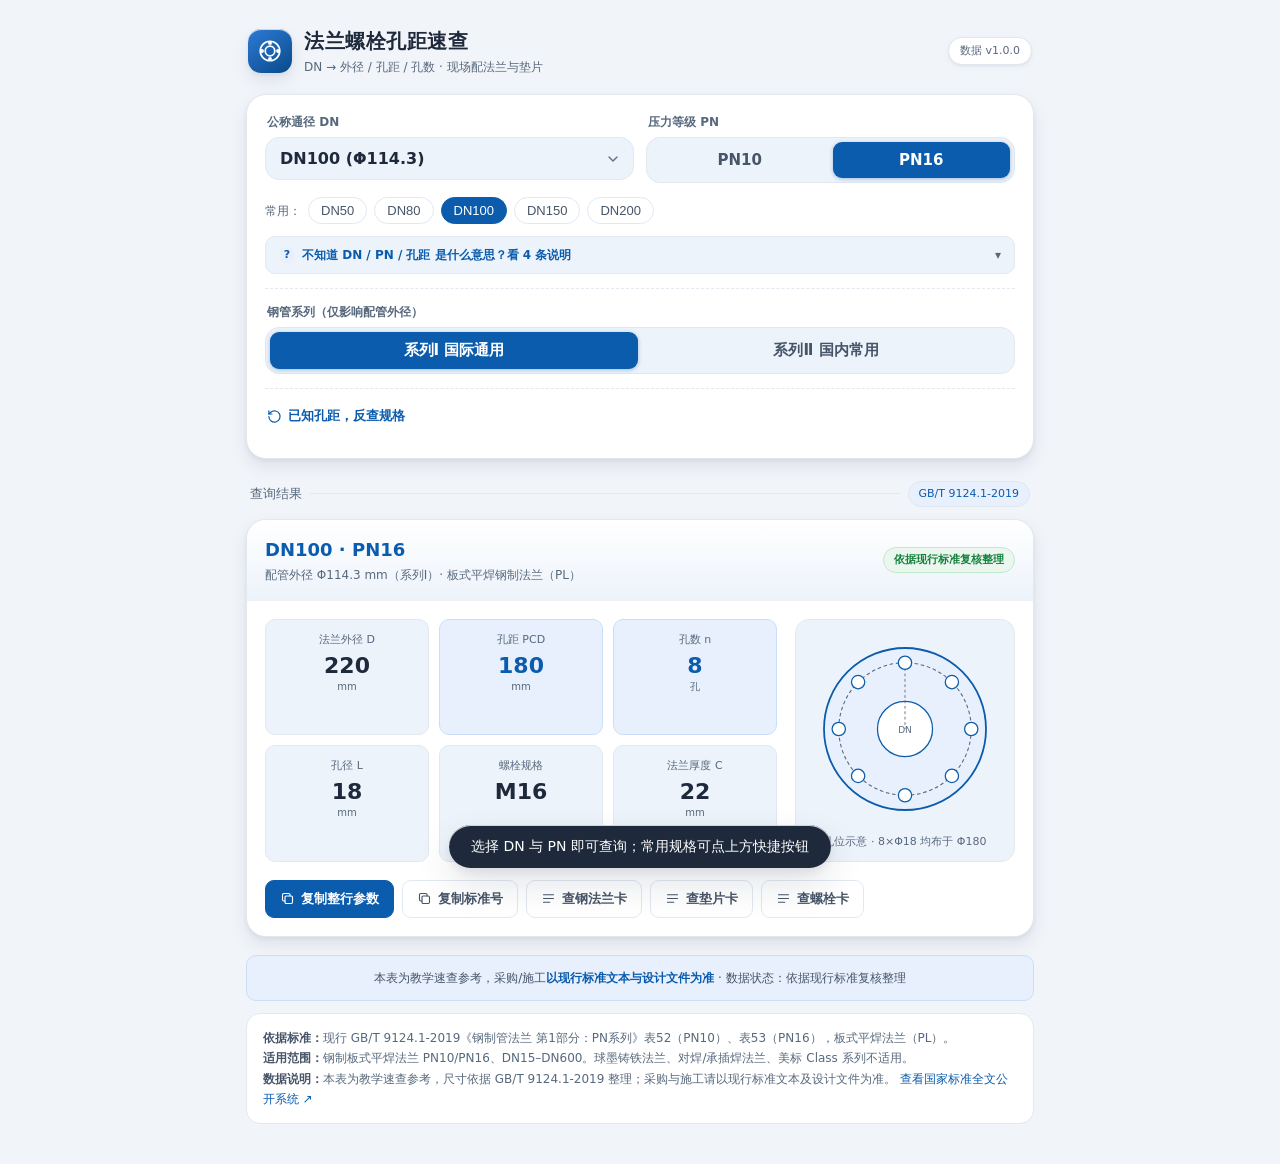
<file: flange.html>
<!DOCTYPE html>
<html lang="zh-CN">
<head>
<meta charset="UTF-8">
<meta name="viewport" content="width=device-width, initial-scale=1.0, viewport-fit=cover">
<meta name="theme-color" content="#0B5CAD">
<title>法兰螺栓孔距速查 · 供水行业专用</title>
<style>
/* ================================================================
   法兰螺栓孔距速查 · 视觉系统（沿用平台纯蓝主题令牌，与口径计算器/行话对照一致）
   ================================================================ */
:root{
  --brand:#0B5CAD; --brand-deep:#084A8A; --accent:#2E7BD6; --accent-soft:#E7F0FC;
  --paper:#F1F4F9; --surface:#FFFFFF; --raised:#E6EDF7; --sunken:#EDF3FB;
  --ink:#1E293B; --ink-2:#475569; --ink-3:#58697D;
  --line:#E2E8F0; --hair:#EEF2F7;
  --ok:#15803D; --warn:#B45309; --err:#DC2626;
  --gold-bg:#FDF6EC; --gold-line:#F0E0C6;
  --err-bg:#FDECEC;
  --r-xs:6px; --r-sm:10px; --r-md:14px; --r-lg:20px;
  --sh-1:0 1px 2px rgba(16,32,58,.05),0 2px 6px rgba(16,32,58,.04),inset 0 1px 0 rgba(255,255,255,.7);
  --sh-2:0 2px 4px rgba(16,32,58,.06),0 8px 18px rgba(16,32,58,.08),inset 0 1px 0 rgba(255,255,255,.75);
  --sh-3:0 4px 8px rgba(16,32,58,.08),0 16px 36px rgba(16,32,58,.12),inset 0 1px 0 rgba(255,255,255,.8);
  --ease:cubic-bezier(.4,0,.2,1);
  --fs-cap:12px; --fs-body:14px; --fs-sub:16px; --fs-title:18px;
}
*{box-sizing:border-box;margin:0;padding:0;-webkit-tap-highlight-color:transparent}
[hidden]{display:none!important}
/* A11y：全局键盘焦点可见（对标口径计算器），Tab 导航时清晰高亮 */
:focus-visible{outline:2px solid var(--accent);outline-offset:2px;border-radius:6px}
html{background:var(--paper)}
body{font-family:-apple-system,BlinkMacSystemFont,"PingFang SC","Microsoft YaHei",system-ui,sans-serif;
  color:var(--ink);background:var(--paper);line-height:1.5;font-size:var(--fs-body);
  font-variant-numeric:tabular-nums;-webkit-font-smoothing:antialiased;
  padding:0 0 env(safe-area-inset-bottom)}

.wrap{max-width:820px;margin:0 auto;padding:20px 16px 40px}

/* 头部 */
.app-head{display:flex;align-items:center;gap:12px;padding:6px 2px 18px}
.app-logo{width:44px;height:44px;border-radius:13px;flex:0 0 auto;display:grid;place-items:center;
  background:linear-gradient(145deg,var(--accent),var(--brand-deep));color:#fff;box-shadow:var(--sh-2)}
.app-logo svg{width:26px;height:26px}
.app-title{font-size:20px;font-weight:800;letter-spacing:.5px}
.app-sub{font-size:12px;color:var(--ink-3);margin-top:2px}
.ver-badge{margin-left:auto;font-size:11px;color:var(--ink-3);background:var(--surface);
  border:1px solid var(--line);border-radius:20px;padding:5px 11px;white-space:nowrap;box-shadow:var(--sh-1)}

/* 选择器卡 */
.pick-card{background:var(--surface);border:1px solid var(--line);border-radius:var(--r-lg);
  padding:18px;box-shadow:var(--sh-2);margin-bottom:16px}
.pick-row{display:grid;grid-template-columns:1fr 1fr;gap:12px}
.field{display:flex;flex-direction:column;gap:6px;min-width:0}
.field label{font-size:12px;font-weight:700;color:var(--ink-3);padding-left:2px}
.seg{display:flex;background:var(--sunken);border:1px solid var(--line);border-radius:var(--r-md);padding:4px;gap:4px}
.seg button{flex:1;min-width:0;border:0;background:transparent;color:var(--ink-2);font-family:inherit;
  font-size:15px;font-weight:700;padding:9px 4px;border-radius:9px;cursor:pointer;white-space:nowrap;transition:.15s var(--ease)}
.seg button[aria-pressed="true"]{background:var(--brand);color:#fff;box-shadow:0 1px 4px rgba(11,92,173,.35)}
.seg button:not([aria-pressed="true"]):hover{color:var(--brand);background:var(--accent-soft)}
select.dn-sel{width:100%;appearance:none;-webkit-appearance:none;border:1px solid var(--line);
  background:var(--sunken);color:var(--ink);font-family:inherit;font-size:16px;font-weight:700;
  padding:11px 38px 11px 14px;border-radius:var(--r-md);cursor:pointer;outline:0;
  background-image:url("data:image/svg+xml;charset=utf8,%3Csvg xmlns='http://www.w3.org/2000/svg' width='16' height='16' viewBox='0 0 24 24' fill='none' stroke='%2364748B' stroke-width='2.2' stroke-linecap='round' stroke-linejoin='round'%3E%3Cpath d='m6 9 6 6 6-6'/%3E%3C/svg%3E");
  background-repeat:no-repeat;background-position:right 12px center}
select.dn-sel:focus{border-color:var(--accent);box-shadow:0 0 0 4px var(--accent-soft)}
.quick-row{display:flex;flex-wrap:wrap;gap:7px;margin-top:14px;align-items:center}
.quick-label{font-size:12px;color:var(--ink-3)}
/* 术语速览（对标计算器 details 折叠/help 卡） */
.term-help{margin-top:12px;border:1px solid var(--line);border-radius:var(--r-sm);background:var(--sunken);overflow:hidden}
.term-help summary{list-style:none;cursor:pointer;padding:9px 13px;font-size:12px;font-weight:700;color:var(--brand);display:flex;align-items:center;gap:7px;user-select:none}
.term-help summary::-webkit-details-marker{display:none}
.term-help summary::before{content:"?";display:inline-grid;place-items:center;width:16px;height:16px;border-radius:50%;background:var(--accent-soft);color:var(--brand);font-size:11px;font-weight:800;flex:0 0 auto}
.term-help summary::after{content:"▾";margin-left:auto;color:var(--ink-3);transition:transform .2s var(--ease)}
.term-help[open] summary::after{transform:rotate(180deg)}
.term-body{padding:2px 14px 12px;font-size:12px;color:var(--ink-2);line-height:1.75}
.term-body p{margin:5px 0}
.term-body b{color:var(--ink)}
.chip{border:1px solid var(--line);background:var(--surface);color:var(--ink-2);
  border-radius:20px;padding:5px 12px;font-size:13px;cursor:pointer;transition:.15s var(--ease);white-space:nowrap}
.chip:hover{border-color:var(--accent);color:var(--brand);background:var(--accent-soft)}
.chip:active{transform:scale(.96)}
.chip.on{background:var(--brand);color:#fff;border-color:var(--brand)}
.reverse-toggle{margin-top:14px;padding-top:14px;border-top:1px dashed var(--line)}
.rt-btn{display:inline-flex;align-items:center;gap:6px;border:0;background:transparent;color:var(--brand);
  font-family:inherit;font-size:13px;font-weight:700;cursor:pointer;padding:4px 2px}
.rt-btn svg{width:15px;height:15px}
.rt-panel{margin-top:10px;display:flex;gap:8px;align-items:center;flex-wrap:wrap}
.rt-input{flex:1;min-width:140px;border:1px solid var(--line);background:var(--sunken);color:var(--ink);
  font-family:inherit;font-size:15px;padding:10px 12px;border-radius:var(--r-sm);outline:0}
.rt-input:focus{border-color:var(--accent);box-shadow:0 0 0 4px var(--accent-soft)}
.rt-go{border:0;background:var(--brand);color:#fff;font-family:inherit;font-size:14px;font-weight:700;
  padding:10px 16px;border-radius:var(--r-sm);cursor:pointer;white-space:nowrap}
.rt-go:active{transform:scale(.97)}

/* 结果区 */
.result-head{display:flex;align-items:center;gap:8px;padding:6px 4px 12px;font-size:13px;color:var(--ink-3)}
.result-head b{color:var(--brand);font-size:15px}
.result-head .meta-line{flex:1;height:1px;background:var(--line)}
.std-tag{font-size:11px;color:var(--brand);background:var(--accent-soft);border:1px solid var(--line);
  border-radius:20px;padding:4px 10px;white-space:nowrap}

/* 强提醒 */
.alert{background:linear-gradient(160deg,#FFFBF3,var(--gold-bg));border:1.5px solid var(--gold-line);
  border-radius:var(--r-md);padding:13px 15px;margin-bottom:14px;display:flex;gap:10px;box-shadow:var(--sh-1)}
.alert .ai{flex:0 0 auto;color:var(--warn);margin-top:1px}
.alert .ai svg{width:19px;height:19px}
.alert .at{font-size:13px;color:#7c2d12;line-height:1.65}
.alert.err{background:var(--err-bg);border-color:#F3C7C7}
.alert.err .ai,.alert.err .at{color:var(--err)}

/* 结果卡 */
.card{background:var(--surface);border:1px solid var(--line);border-radius:var(--r-lg);
  box-shadow:var(--sh-2);overflow:hidden;margin-bottom:16px}
.card-top{display:flex;align-items:center;justify-content:space-between;gap:12px;
  padding:16px 18px;border-bottom:1px solid var(--hair);background:linear-gradient(180deg,var(--surface),var(--sunken))}
.spec-title{font-size:18px;font-weight:800;color:var(--brand);white-space:nowrap}
.spec-sub{font-size:12px;color:var(--ink-3);margin-top:3px}
.status-pill{font-size:11px;font-weight:700;padding:4px 10px;border-radius:20px;white-space:nowrap;
  background:#EAF6EE;color:var(--ok);border:1px solid #BFEBCD}

.card-body{display:grid;grid-template-columns:1fr 220px;gap:18px;padding:18px}
.metrics{display:grid;grid-template-columns:repeat(3,1fr);gap:10px}
.metric{background:var(--sunken);border:1px solid var(--line);border-radius:var(--r-sm);
  padding:12px 10px;text-align:center;min-width:0}
.metric.key{background:var(--accent-soft);border-color:#C9DEF8}
.metric .mk{font-size:11px;color:var(--ink-3);white-space:nowrap}
.metric .mv{font-size:22px;font-weight:800;color:var(--ink);line-height:1.25;margin-top:3px;
  white-space:nowrap;overflow:hidden;text-overflow:ellipsis}
.metric.key .mv{color:var(--brand)}
.metric .mu{font-size:10px;color:var(--ink-3)}

/* 孔位示意图 */
.diagram{background:var(--sunken);border:1px solid var(--line);border-radius:var(--r-md);
  padding:10px;display:flex;flex-direction:column;align-items:center;justify-content:center}
.diagram svg{width:100%;max-width:200px;height:auto}
.dia-cap{font-size:11px;color:var(--ink-3);margin-top:6px;text-align:center}

.card-foot{padding:0 18px 18px;display:flex;flex-wrap:wrap;gap:8px}
.btn{border:1px solid var(--line);background:var(--surface);color:var(--ink-2);border-radius:9px;
  padding:9px 14px;font-family:inherit;font-size:13px;font-weight:600;cursor:pointer;
  display:inline-flex;align-items:center;gap:6px;transition:.15s var(--ease);white-space:nowrap}
.btn:hover{border-color:var(--accent);color:var(--brand)}
.btn:active{transform:scale(.97)}
.btn svg{width:15px;height:15px}
.btn.primary{background:var(--brand);color:#fff;border-color:var(--brand)}
.btn.primary:hover{background:var(--brand-deep);color:#fff}

/* 反查结果 */
.rc-item{display:flex;align-items:center;gap:10px;padding:11px 14px;border:1px solid var(--line);
  border-radius:var(--r-sm);margin-bottom:8px;cursor:pointer;transition:.15s var(--ease);background:var(--surface)}
.rc-item:hover{border-color:var(--accent);background:var(--accent-soft)}
.rc-badge{font-size:12px;font-weight:800;color:#fff;background:var(--brand);border-radius:7px;padding:4px 9px;white-space:nowrap}
.rc-desc{font-size:13px;color:var(--ink-2);flex:1;min-width:0}
.rc-desc b{color:var(--ink)}
.empty{text-align:center;padding:30px 20px;color:var(--ink-3);font-size:14px}

/* 免责声明条（对标口径计算器 .disclaimer） */
.disclaimer{margin:18px 0 0;padding:12px 16px;background:var(--accent-soft);border:1px solid #C9DEF8;
  border-radius:var(--r-sm);font-size:12px;color:var(--ink-2);line-height:1.7;text-align:center}
.disclaimer b{color:var(--brand)}
/* 页脚 */
.foot-note{margin-top:12px;padding:14px 16px;background:var(--surface);border:1px solid var(--line);
  border-radius:var(--r-md);font-size:12px;color:var(--ink-3);line-height:1.7}
.foot-note b{color:var(--ink-2)}
.src-link{color:var(--brand);text-decoration:none}
.src-link:hover{text-decoration:underline}

/* Toast */
.toast{position:fixed;left:50%;bottom:32px;transform:translateX(-50%) translateY(20px);
  /* 固定深底：不能用 var(--ink)，深色主题下 --ink 变浅会导致浅底白字不可读 */
  background:#1E293B;color:#fff;padding:11px 22px;border-radius:24px;font-size:14px;
  box-shadow:var(--sh-3);opacity:0;pointer-events:none;transition:.25s var(--ease);z-index:99;white-space:nowrap;max-width:calc(100vw - 32px);text-align:center}
.toast.show{opacity:1;transform:translateX(-50%) translateY(0)}

@media(max-width:600px){
  .wrap{padding:14px 12px 32px}
  .app-title{font-size:18px}
  .ver-badge{display:none}
  .pick-card{padding:14px}
  .card-body{grid-template-columns:1fr;gap:14px}
  .diagram{max-width:240px;margin:0 auto}
  .metrics{grid-template-columns:repeat(3,1fr);gap:7px}
  .metric .mv{font-size:19px}
}
@media(max-width:360px){
  .pick-row{grid-template-columns:1fr;gap:10px}
  .metric .mv{font-size:17px}
  .btn{flex:1 1 auto;justify-content:center}
}
@media(prefers-color-scheme:dark){
  :root{--paper:#0F1623;--surface:#16202F;--raised:#1E2A3B;--sunken:#121B29;
    --ink:#E6EDF6;--ink-2:#B4C1D2;--ink-3:#8695AA;--line:#263349;--hair:#1F2A3B;
    --accent-soft:#16304F;--gold-bg:#2A2216;--gold-line:#4A3B22;--err-bg:#33201F}
  .alert{background:linear-gradient(160deg,#2A2216,var(--gold-bg))}
  .alert .at{color:#F0C987}
  .alert.err .at{color:#F0A9A4}
  .metric.key{background:var(--accent-soft);border-color:#2A4A72}
  .status-pill{background:#153A26;color:#7EE2A0;border-color:#245C3B}
}
/* 打印：隐藏选择与操作控件，保留结果卡与示意图，便于现场打印随身速查（对标口径计算器） */
@media print{
  .pick-card,.card-foot,.toast,.ver-badge,.alert .ai{display:none!important}
  body{background:#fff!important;color:#000!important}
  .wrap{max-width:none;padding:0}
  .card,.metric,.diagram,.alert,.foot-note{box-shadow:none;break-inside:avoid}
  .diagram{background:#fff!important}
  .metric{background:#fff!important;border:1px solid #ccc}
  .metric.key{background:#EDF3FB!important}
  .alert{background:#fff!important;border:1px solid #ccc}
  .alert .at{color:#000!important}
}

/* ===== v2.26.63 全面禁止移动端聚焦输入自动放大页面 =====
   iOS Safari 规则：input/textarea/select 的 computed font-size < 16px 时，
   聚焦会自动放大整页且卸载后不还原。所有可输入控件在移动端钳到 16px。 */
@media (max-width: 768px){
  input,textarea,select{font-size:16px!important}
}
</style>
</head>
<body>
<main class="wrap">
  <header class="app-head">
    <div class="app-logo" aria-hidden="true">
      <svg viewBox="0 0 24 24" fill="none" stroke="currentColor" stroke-width="1.6" stroke-linecap="round" stroke-linejoin="round">
        <circle cx="12" cy="12" r="9"/>
        <circle cx="12" cy="12" r="4.4"/>
        <circle cx="12" cy="4.6" r="1"/><circle cx="12" cy="19.4" r="1"/>
        <circle cx="4.6" cy="12" r="1"/><circle cx="19.4" cy="12" r="1"/>
      </svg>
    </div>
    <div>
      <h1 class="app-title">法兰螺栓孔距速查</h1>
      <div class="app-sub">DN → 外径 / 孔距 / 孔数 · 现场配法兰与垫片</div>
    </div>
    <span class="ver-badge" id="verBadge">数据 v—</span>
  </header>

  <div class="pick-card">
    <div class="pick-row">
      <div class="field">
        <label for="dnSel">公称通径 DN</label>
        <select class="dn-sel" id="dnSel" aria-label="选择公称通径"></select>
      </div>
      <div class="field">
        <label>压力等级 PN</label>
        <div class="seg" id="pnSeg" role="group" aria-label="选择压力等级">
          <button type="button" data-pn="PN10" aria-pressed="false">PN10</button>
          <button type="button" data-pn="PN16" aria-pressed="true">PN16</button>
        </div>
      </div>
    </div>
    <div class="quick-row" id="quickRow">
      <span class="quick-label">常用：</span>
    </div>
    <details class="term-help">
      <summary>不知道 DN / PN / 孔距 是什么意思？看 4 条说明</summary>
      <div class="term-body">
        <p><b>DN</b> 公称通径，管子的"名义口径"，如 DN100 大约对应 4 寸管。选 DN 即定规格。</p>
        <p><b>PN</b> 公称压力，PN10≈10 公斤、PN16≈16 公斤。<b>DN200 起两档孔数不同</b>，勿凭外观混用。</p>
        <p><b>孔距 PCD</b> 螺栓孔中心所在圆的直径，配法兰对位的关键；孔径 L 要比螺栓大 1–3mm。</p>
        <p><b>系列Ⅰ/Ⅱ</b> 只影响配管外径（DN100：系列Ⅰ Φ114.3、系列Ⅱ Φ108），<b>孔距参数完全相同</b>。老管多为系列Ⅱ。</p>
      </div>
    </details>
    <div class="pick-card-seg" style="margin-top:14px;padding-top:14px;border-top:1px dashed var(--line)">
      <div class="field">
        <label>钢管系列（仅影响配管外径）</label>
        <div class="seg" id="seriesSeg" role="group" aria-label="选择钢管系列">
          <button type="button" data-series="I" aria-pressed="true">系列Ⅰ 国际通用</button>
          <button type="button" data-series="II" aria-pressed="false">系列Ⅱ 国内常用</button>
        </div>
      </div>
    </div>
    <div class="reverse-toggle">
      <button type="button" class="rt-btn" id="rtToggle" aria-expanded="false">
        <svg viewBox="0 0 24 24" fill="none" stroke="currentColor" stroke-width="1.9" stroke-linecap="round" stroke-linejoin="round"><path d="M3 12a9 9 0 1 0 3-6.7L3 8"/><path d="M3 3v5h5"/></svg>
        已知孔距，反查规格
      </button>
      <div class="rt-panel" id="rtPanel" hidden>
        <input class="rt-input" id="rtInput" type="number" inputmode="numeric" placeholder="输入量到的孔距 K（mm），如 180" aria-label="输入孔距">
        <button type="button" class="rt-go" id="rtGo">反查</button>
      </div>
      <div id="rtResult" style="margin-top:10px"></div>
    </div>
  </div>

  <div class="result-head" id="resultHead" hidden>
    <span>查询结果</span><span class="meta-line"></span>
    <span class="std-tag" id="stdTag"></span>
  </div>
  <div id="alerts"></div>
  <div id="result"></div>
  <div class="empty" id="emptyState" hidden>该组合暂无数据，请调整 DN 或 PN。</div>

  <div class="disclaimer">本表为教学速查参考，采购/施工<b>以现行标准文本与设计文件为准</b> · 数据状态：<span id="statusText"></span></div>

  <div class="foot-note">
    <b>依据标准：</b>现行 GB/T 9124.1-2019《钢制管法兰 第1部分：PN系列》表52（PN10）、表53（PN16），板式平焊法兰（PL）。<br>
    <b>适用范围：</b>钢制板式平焊法兰 PN10/PN16、DN15–DN600。球墨铸铁法兰、对焊/承插焊法兰、美标 Class 系列不适用。<br>
    <b>数据说明：</b><span id="disclaimer"></span>
    <a class="src-link" href="https://openstd.samr.gov.cn/" target="_blank" rel="noopener">查看国家标准全文公开系统 ↗</a>
  </div>
</main>

<div class="toast" id="toast" role="status" aria-live="polite"></div>

<script src="./static/flange-data.js"></script>
<script>
(function(){
  "use strict";
  var D=window.FLANGE_DATA;
  if(!D){
    document.getElementById("result").innerHTML='<div class="empty">数据文件未加载，请在联网后重试（首次需联网加载数据）。</div>';
    return;
  }
  document.getElementById("verBadge").textContent="数据 v"+D.version;
  document.getElementById("stdTag").textContent=D.stdVersion;
  document.getElementById("disclaimer").textContent=D.disclaimer;
  document.getElementById("statusText").textContent=D.statusLabel;

  var QUICK=[50,80,100,150,200];
  var LS_KEY="flange_last_query";
  var dnSel=document.getElementById("dnSel");
  var pnSeg=document.getElementById("pnSeg");
  var seriesSeg=document.getElementById("seriesSeg");
  var result=document.getElementById("result");
  var alerts=document.getElementById("alerts");
  var emptyState=document.getElementById("emptyState");
  var resultHead=document.getElementById("resultHead");
  var toastTimer=null;

  /* 状态：优先读 URL 深链参数，其次 localStorage，最后默认值 */
  var state={dn:100,pn:"PN16",series:"I"};
  try{
    var saved=JSON.parse(localStorage.getItem(LS_KEY));
    if(saved&&typeof saved==="object"){state.dn=saved.dn||state.dn;state.pn=saved.pn||state.pn;state.series=saved.series||state.series;}
  }catch(e){}
  try{
    var p=new URLSearchParams(location.search);
    var qdn=parseInt(p.get("dn"),10);
    var qpn=p.get("pn"), qser=p.get("series");
    if(qdn)state.dn=qdn;
    if(qpn==="PN10"||qpn==="PN16")state.pn=qpn;
    if(qser==="I"||qser==="II")state.series=qser;
  }catch(e){}

  /* 填充 DN 下拉 */
  D.dnList.forEach(function(dn){
    var opt=document.createElement("option");
    opt.value=String(dn);
    var pipeI=D.series.I.pipe[dn];
    opt.textContent="DN"+dn+"  (Φ"+pipeI+")";
    dnSel.appendChild(opt);
  });

  /* 快捷 chips */
  var quickRow=document.getElementById("quickRow");
  QUICK.forEach(function(dn){
    var b=document.createElement("button");
    b.type="button";b.className="chip";b.textContent="DN"+dn;b.dataset.dn=String(dn);
    b.addEventListener("click",function(){state.dn=dn;syncControls();render();save();});
    quickRow.appendChild(b);
  });

  function syncControls(){
    dnSel.value=String(state.dn);
    Array.prototype.forEach.call(pnSeg.querySelectorAll("button"),function(b){
      b.setAttribute("aria-pressed",b.dataset.pn===state.pn?"true":"false");
    });
    Array.prototype.forEach.call(seriesSeg.querySelectorAll("button"),function(b){
      b.setAttribute("aria-pressed",b.dataset.series===state.series?"true":"false");
    });
    Array.prototype.forEach.call(quickRow.querySelectorAll(".chip"),function(b){
      b.classList.toggle("on",parseInt(b.dataset.dn,10)===state.dn);
    });
  }
  function save(){try{localStorage.setItem(LS_KEY,JSON.stringify(state));}catch(e){}}

  /* 事件 */
  dnSel.addEventListener("change",function(){state.dn=parseInt(dnSel.value,10);render();save();});
  pnSeg.addEventListener("click",function(e){
    var b=e.target.closest("button[data-pn]");if(!b)return;
    state.pn=b.dataset.pn;syncControls();render();save();
  });
  seriesSeg.addEventListener("click",function(e){
    var b=e.target.closest("button[data-series]");if(!b)return;
    state.series=b.dataset.series;syncControls();render();save();
  });

  function esc(s){return String(s).replace(/[&<>"']/g,function(c){return {"&":"&amp;","<":"&lt;",">":"&gt;",'"':"&quot;","'":"&#39;"}[c];});}
  function toast(msg){
    var el=document.getElementById("toast");el.textContent=msg;el.classList.add("show");
    clearTimeout(toastTimer);toastTimer=setTimeout(function(){el.classList.remove("show");},1800);
  }

  /* 孔位示意图：按 PCD(K) 画圆、按 n 均匀布点。
     按当前规格外径 D 动态缩放填满视图（而非固定 maxD），
     这样小口径 DN100 与大口径 DN600 的图都清晰可读；K/D、L/D 比例保持真实。 */
  function holeDiagram(row){
    var cx=110,cy=110,maxR=90;
    var scale=maxR/(row.D/2);          /* 让外圆始终填满视图 */
    var rD=(row.D/2)*scale;            /* = maxR */
    var rK=(row.K/2)*scale;
    var rH=Math.max(3.2,Math.min(8,(row.L/2)*scale));
    var holes="";
    for(var i=0;i<row.n;i++){
      var a=(-90+i*360/row.n)*Math.PI/180;
      var x=cx+rK*Math.cos(a), y=cy+rK*Math.sin(a);
      holes+='<circle cx="'+x.toFixed(1)+'" cy="'+y.toFixed(1)+'" r="'+rH.toFixed(1)+'" fill="var(--surface)" stroke="var(--brand)" stroke-width="1.4"/>';
    }
    return '<svg viewBox="0 0 220 220" role="img" aria-label="孔位示意图：'+row.n+' 个孔均匀分布在直径 '+row.K+' 毫米的孔距圆上">'+
      '<circle cx="'+cx+'" cy="'+cy+'" r="'+rD.toFixed(1)+'" fill="var(--accent-soft)" stroke="var(--brand)" stroke-width="2"/>'+
      '<circle cx="'+cx+'" cy="'+cy+'" r="'+rK.toFixed(1)+'" fill="none" stroke="var(--ink-3)" stroke-width="1.2" stroke-dasharray="4 3"/>'+
      '<circle cx="'+cx+'" cy="'+cy+'" r="'+Math.max(4,rD*0.34).toFixed(1)+'" fill="var(--surface)" stroke="var(--brand)" stroke-width="1.4"/>'+
      '<line x1="'+cx+'" y1="'+(cy-rK).toFixed(1)+'" x2="'+(cx).toFixed(1)+'" y2="'+cy+'" stroke="var(--ink-3)" stroke-width="1" stroke-dasharray="3 3"/>'+
      holes+
      '<text x="'+cx+'" y="'+(cy+4)+'" text-anchor="middle" font-size="10" fill="var(--ink-3)">DN</text>'+
      '</svg>';
  }

  function alertsFor(dn,pn){
    var out="";
    function add(text,err){
      out+='<div class="alert'+(err?' err':'')+'">'+
        '<span class="ai"><svg viewBox="0 0 24 24" fill="none" stroke="currentColor" stroke-width="1.8" stroke-linecap="round" stroke-linejoin="round"><path d="M12 3.2 21.2 20H2.8z"/><path d="M12 9.5v4.8M12 17.3h.01"/></svg></span>'+
        '<div class="at">'+esc(text)+'</div></div>';
    }
    if(dn===200) add(D.warnings.dn200,true);            /* DN200 已含分化说明，不再叠加 split 避免重复 */
    else if(dn>200) add(D.warnings.split,false);
    if(dn===65||dn===80) add(D.warnings.dn6580,false);
    return out;
  }

  function copyText(txt,okMsg){
    if(navigator.clipboard&&navigator.clipboard.writeText){
      navigator.clipboard.writeText(txt).then(function(){toast(okMsg||"已复制");}).catch(function(){fallbackCopy(txt,okMsg);});
    }else fallbackCopy(txt,okMsg);
  }
  function fallbackCopy(txt,okMsg){
    var ta=document.createElement("textarea");ta.value=txt;ta.style.position="fixed";ta.style.opacity="0";
    document.body.appendChild(ta);ta.select();
    try{document.execCommand("copy");toast(okMsg||"已复制");}catch(e){toast("复制失败，请手动选择");}
    document.body.removeChild(ta);
  }

  function render(){
    var dn=state.dn,pn=state.pn,ser=state.series;
    var row=D.conn[pn]&&D.conn[pn][dn];
    syncControls();
    if(!row){
      result.innerHTML="";alerts.innerHTML="";emptyState.hidden=false;resultHead.hidden=true;
      return;
    }
    emptyState.hidden=true;resultHead.hidden=false;
    var pipe=D.series[ser].pipe[dn];
    var serLabel=D.series[ser].short;
    /* 强提醒 */
    alerts.innerHTML=alertsFor(dn,pn);
    /* 结果卡 */
    var metrics=[
      {k:"法兰外径 D",v:row.D,u:"mm",key:false},
      {k:"孔距 PCD",v:row.K,u:"mm",key:true},
      {k:"孔数 n",v:row.n,u:"孔",key:true},
      {k:"孔径 L",v:row.L,u:"mm",key:false},
      {k:"螺栓规格",v:row.bolt,u:"",key:false},
      {k:"法兰厚度 C",v:row.C,u:"mm",key:false}
    ];
    var mh="";
    metrics.forEach(function(m){
      mh+='<div class="metric'+(m.key?' key':'')+'">'+
        '<div class="mk">'+m.k+'</div>'+
        '<div class="mv" title="'+m.v+(m.u?' '+m.u:'')+'">'+m.v+'</div>'+
        (m.u?'<div class="mu">'+m.u+'</div>':'')+'</div>';
    });
    var fullText="DN"+dn+" "+pn+" "+D.flangeType+"（"+D.stdVersion+"）｜外径D="+row.D+"mm｜孔距K="+row.K+"mm｜孔径L="+row.L+"mm×"+row.n+"孔｜螺栓="+row.bolt+"｜厚度C="+row.C+"mm｜配管Φ"+pipe+"("+serLabel+")";
    result.innerHTML=
      '<div class="card">'+
        '<div class="card-top"><div>'+
          '<h2 class="spec-title">DN'+dn+' · '+pn+'</h2>'+
          '<div class="spec-sub">配管外径 Φ'+pipe+' mm（'+serLabel+'）· '+D.flangeType+'</div>'+
        '</div><span class="status-pill">'+esc(D.statusLabel)+'</span></div>'+
        '<div class="card-body">'+
          '<div class="metrics">'+mh+'</div>'+
          '<div class="diagram">'+holeDiagram(row)+'<div class="dia-cap">孔位示意 · '+row.n+'×Φ'+row.L+' 均布于 Φ'+row.K+'</div></div>'+
        '</div>'+
        '<div class="card-foot">'+
          '<button type="button" class="btn primary" data-act="copyrow">'+svgCopy()+'复制整行参数</button>'+
          '<button type="button" class="btn" data-act="copystd">'+svgCopy()+'复制标准号</button>'+
          '<button type="button" class="btn" data-act="mat" data-kw="钢法兰">'+svgBox()+'查钢法兰卡</button>'+
          '<button type="button" class="btn" data-act="mat" data-kw="胶垫">'+svgBox()+'查垫片卡</button>'+
          '<button type="button" class="btn" data-act="mat" data-kw="螺栓">'+svgBox()+'查螺栓卡</button>'+
        '</div>'+
      '</div>';
    /* 绑定当前结果卡按钮 */
    var card=result.querySelector(".card");
    card.addEventListener("click",function(e){
      var b=e.target.closest("[data-act]");if(!b)return;
      var act=b.dataset.act;
      if(act==="copyrow") copyText(fullText,"已复制整行参数");
      else if(act==="copystd") copyText(D.stdVersion+" "+D.sourceTables.join("、"),"已复制标准号");
      else if(act==="mat"){
        var kw=b.dataset.kw||"";
        try{window.parent.postMessage({type:"FLANGE_TO_MAT",kw:kw},"*");}catch(err){}
        toast("正在跳转到材料库…");
      }
    });
  }
  function svgCopy(){return '<svg viewBox="0 0 24 24" fill="none" stroke="currentColor" stroke-width="1.8" stroke-linecap="round" stroke-linejoin="round"><rect x="8" y="8" width="12" height="12" rx="2"/><path d="M16 8V6a2 2 0 0 0-2-2H6a2 2 0 0 0-2 2v8a2 2 0 0 0 2 2h2"/></svg>';}
  function svgBox(){return '<svg viewBox="0 0 24 24" fill="none" stroke="currentColor" stroke-width="1.8" stroke-linecap="round" stroke-linejoin="round"><path d="M4 6h16M4 12h16M4 18h10"/></svg>';}

  /* 反查：按孔距 K 找所有候选 */
  var rtToggle=document.getElementById("rtToggle");
  var rtPanel=document.getElementById("rtPanel");
  var rtInput=document.getElementById("rtInput");
  var rtResult=document.getElementById("rtResult");
  rtToggle.addEventListener("click",function(){
    var open=rtPanel.hidden;
    rtPanel.hidden=!open;
    rtToggle.setAttribute("aria-expanded",open?"true":"false");
    if(open) rtInput.focus();
  });
  function doReverse(){
    var k=parseFloat(rtInput.value.trim());
    if(!isFinite(k)||k<=0){rtResult.innerHTML='<div class="empty">请输入有效的孔距数值（mm）。</div>';return;}
    var hits=[];
    D.pnList.forEach(function(pn){
      D.dnList.forEach(function(dn){
        var r=D.conn[pn][dn];
        if(Math.abs(r.K-k)<=1.5){
          hits.push({pn:pn,dn:dn,row:r});
        }
      });
    });
    if(!hits.length){
      rtResult.innerHTML='<div class="empty">没有孔距正好为 '+esc(String(k))+' mm 的规格。标准孔距是离散值，请复核测量值（如 180、240、295）。</div>';
      return;
    }
    var h="";
    hits.forEach(function(x){
      h+='<div class="rc-item" data-dn="'+x.dn+'" data-pn="'+x.pn+'" tabindex="0" role="button" aria-label="查看 DN'+x.dn+' '+x.pn+'">'+
        '<span class="rc-badge">'+x.pn+'</span>'+
        '<span class="rc-desc"><b>DN'+x.dn+'</b> · 孔距 '+x.row.K+'mm · '+x.row.n+'×Φ'+x.row.L+' · 螺栓 '+x.row.bolt+' · 外径 '+x.row.D+'mm</span>'+
        '<svg viewBox="0 0 24 24" width="16" height="16" fill="none" stroke="currentColor" stroke-width="2" stroke-linecap="round"><path d="m9 18 6-6-6-6"/></svg>'+
        '</div>';
    });
    rtResult.innerHTML=h;
  }
  rtGo.addEventListener("click",doReverse);
  rtInput.addEventListener("keydown",function(e){if(e.key==="Enter")doReverse();});
  rtResult.addEventListener("click",function(e){
    var it=e.target.closest(".rc-item");if(!it)return;
    state.dn=parseInt(it.dataset.dn,10);state.pn=it.dataset.pn;
    save();render();
    document.querySelector(".pick-card").scrollIntoView({behavior:"smooth",block:"start"});
  });
  rtResult.addEventListener("keydown",function(e){
    if(e.key==="Enter"||e.key===" "){var it=e.target.closest(".rc-item");if(it){e.preventDefault();it.click();}}
  });

  /* 首次进入轻提示 */
  try{
    if(!localStorage.getItem("flange_tipped")){
      localStorage.setItem("flange_tipped","1");
      setTimeout(function(){toast("选择 DN 与 PN 即可查询；常用规格可点上方快捷按钮");},500);
    }
  }catch(e){}

  syncControls();
  render();
})();
</script>
<script>
/* 移动端手势锁定：与宿主平台同款口径——禁 iOS 捏合/双击缩放、多指手势、横滑返回；
   保留单指纵向滚动、点击、输入；放行表格/分类条等真实横向滚动容器，避免误伤功能。
   桌面浏览器不响应 touch/gesture 事件，Ctrl+/- 缩放不受影响。 */
(function(){
  "use strict";
  ["gesturestart","gesturechange","gestureend"].forEach(function(t){
    document.addEventListener(t,function(e){e.preventDefault();},{passive:false});
  });
  /* 多指触控一律拦截（缩放/多指手势） */
  document.addEventListener("touchmove",function(e){
    if(e.touches&&e.touches.length>1&&e.cancelable) e.preventDefault();
  },{passive:false});
  /* 从触点向上找可横向滚动祖先：放行真实横向滚动容器 */
  function scrollableX(el){
    while(el&&el.nodeType===1){
      var cs=getComputedStyle(el);
      if((cs.overflowX==="auto"||cs.overflowX==="scroll")&&el.scrollWidth>el.clientWidth+1) return true;
      if(el===document.documentElement) break;
      el=el.parentElement;
    }
    return false;
  }
  var sx=0,sy=0;
  document.addEventListener("touchstart",function(e){
    if(!e.touches||e.touches.length!==1) return;
    sx=e.touches[0].clientX; sy=e.touches[0].clientY;
  },{passive:true});
  document.addEventListener("touchmove",function(e){
    if(!e.touches||e.touches.length!==1||!e.cancelable) return;
    if(scrollableX(e.target)) return;   /* 表格/分类条等横向滚动放行 */
    var dx=e.touches[0].clientX-sx, dy=e.touches[0].clientY-sy;
    if(Math.abs(dx)>8&&Math.abs(dx)>Math.abs(dy)) e.preventDefault();
  },{passive:false});
})();
</script>
</body>
</html>
</file>
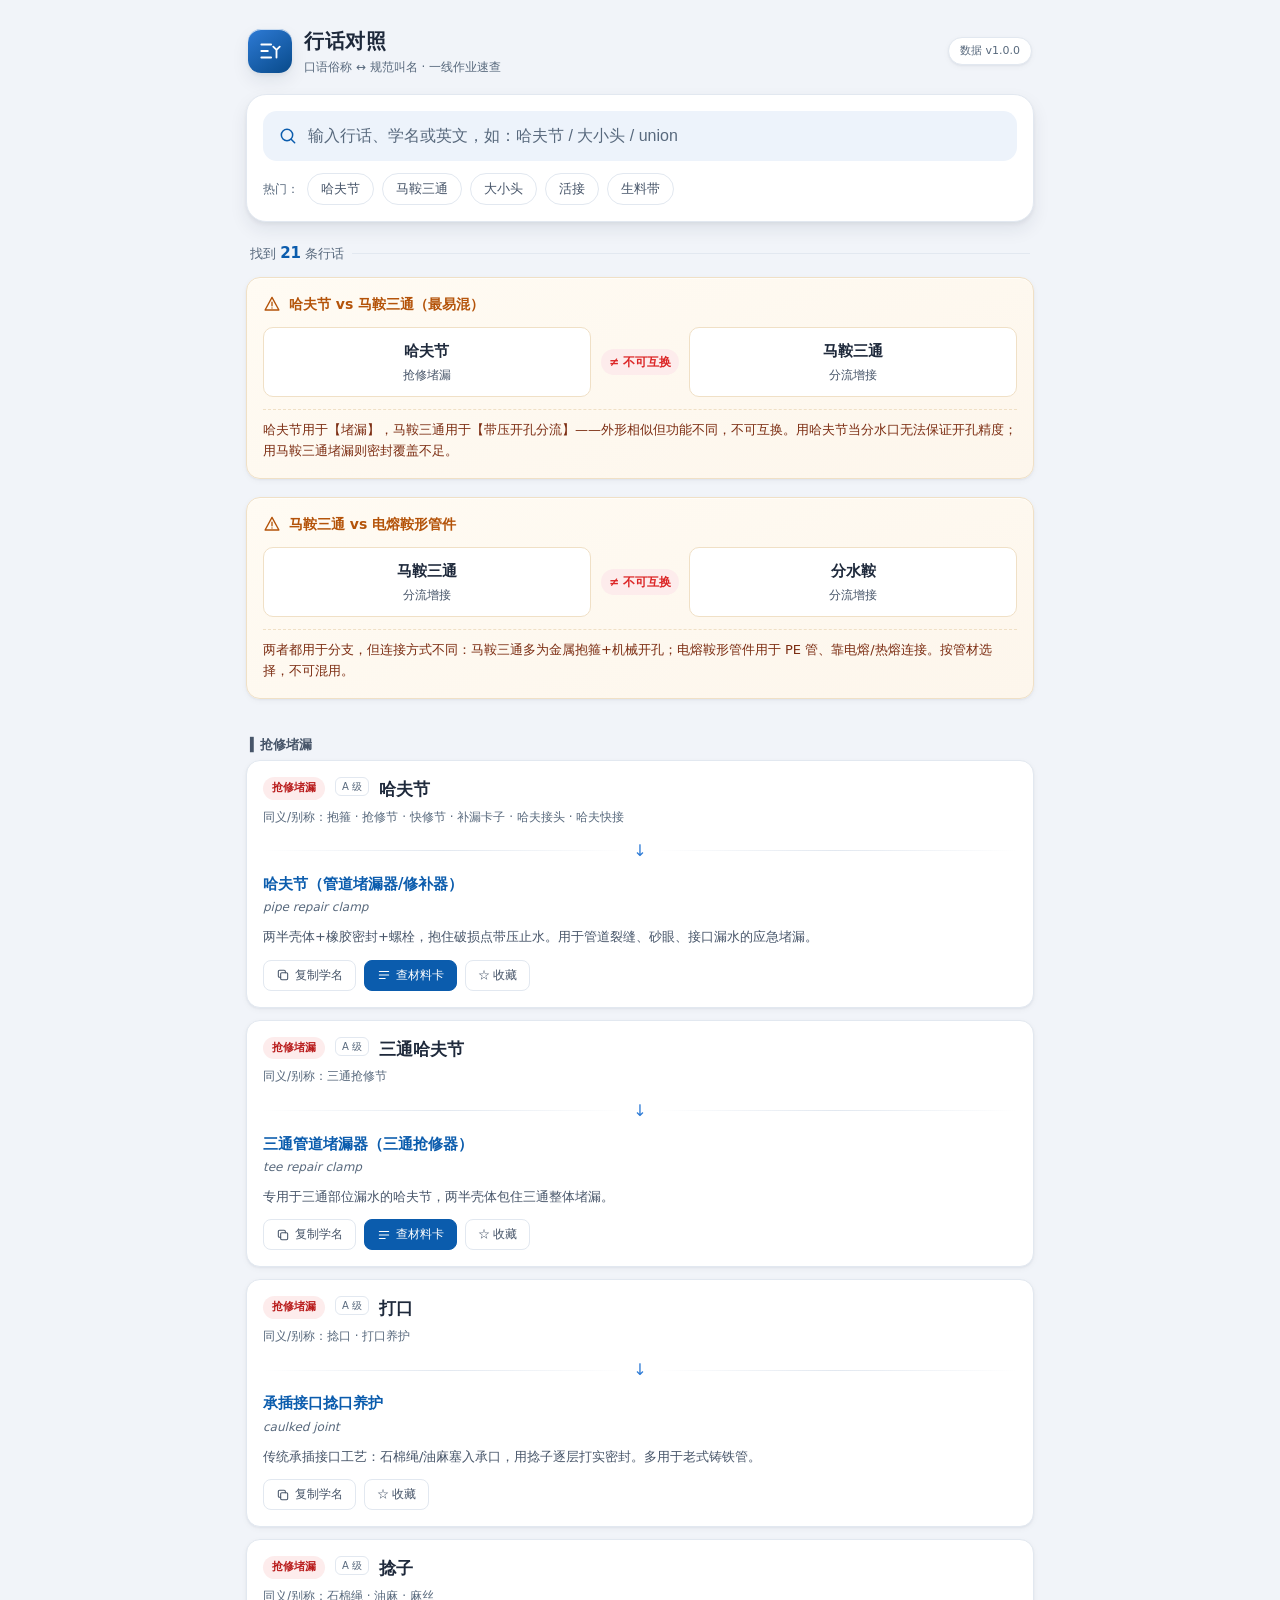
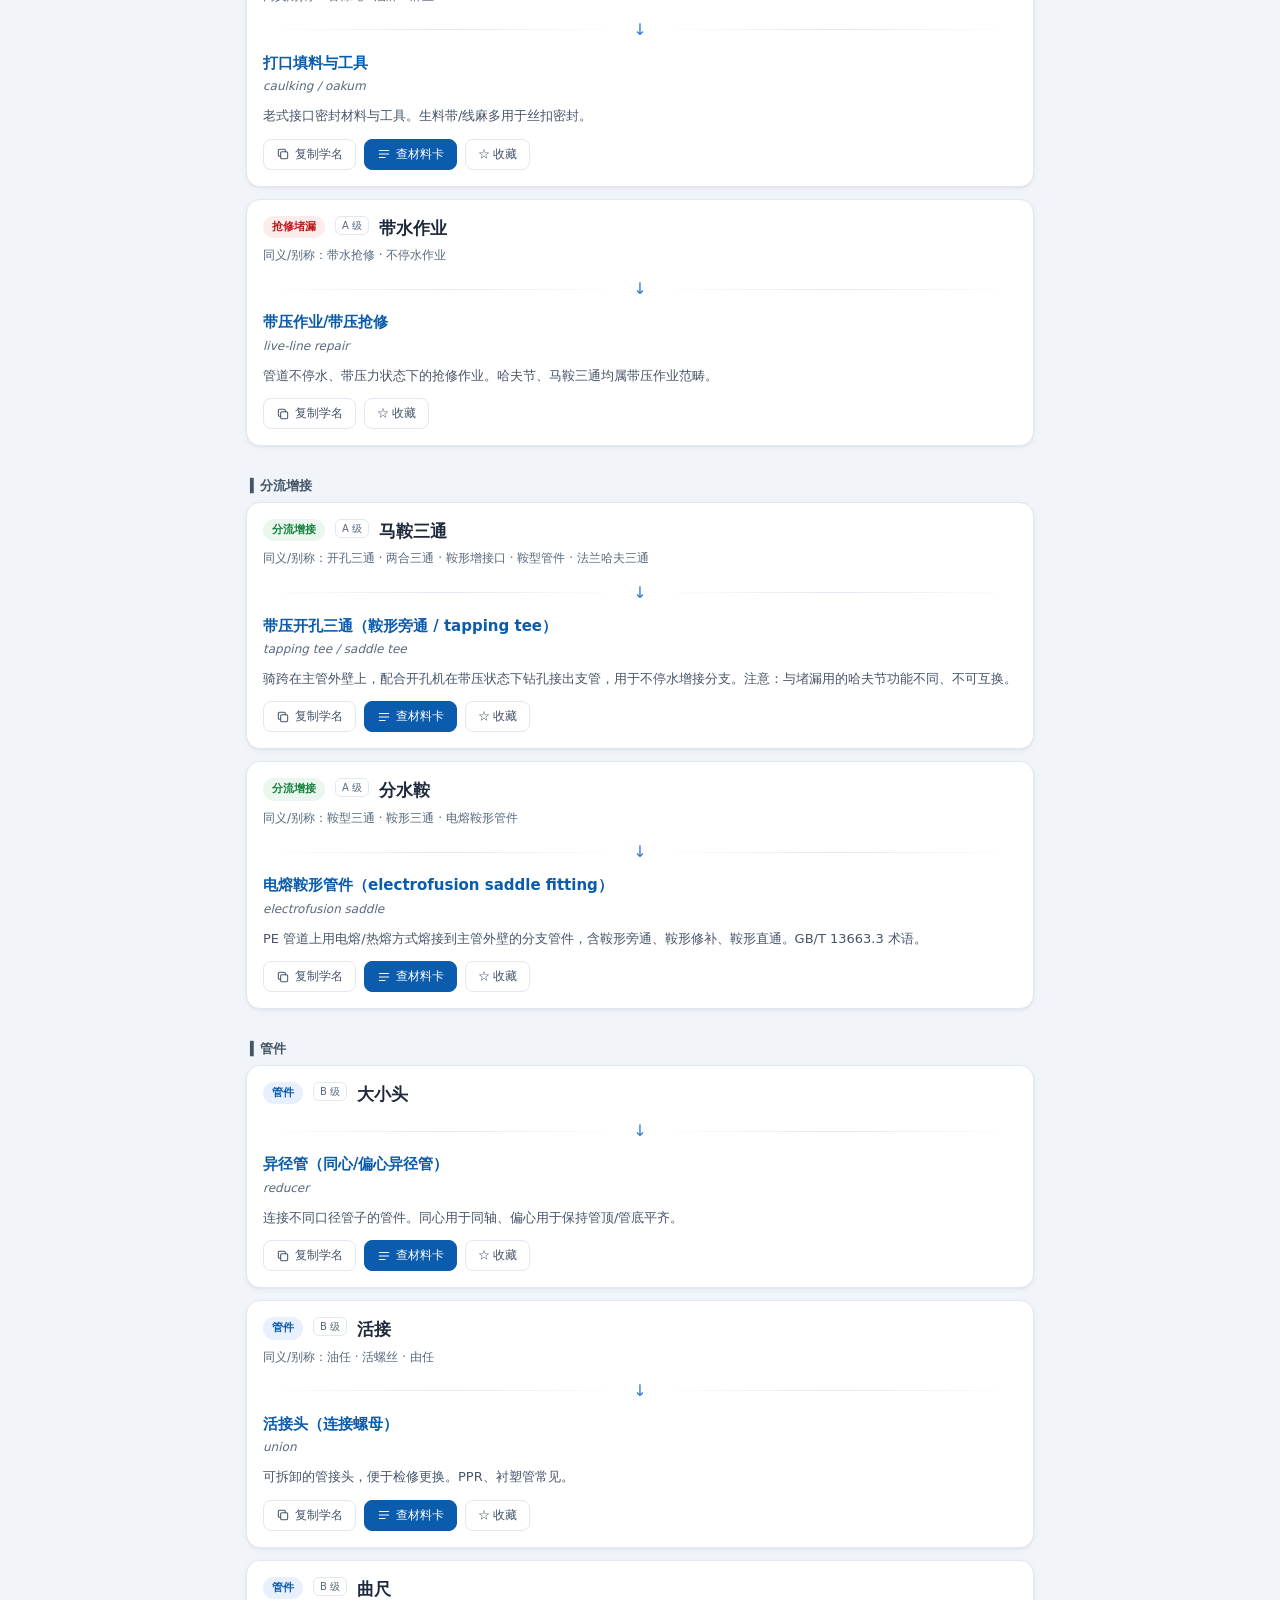
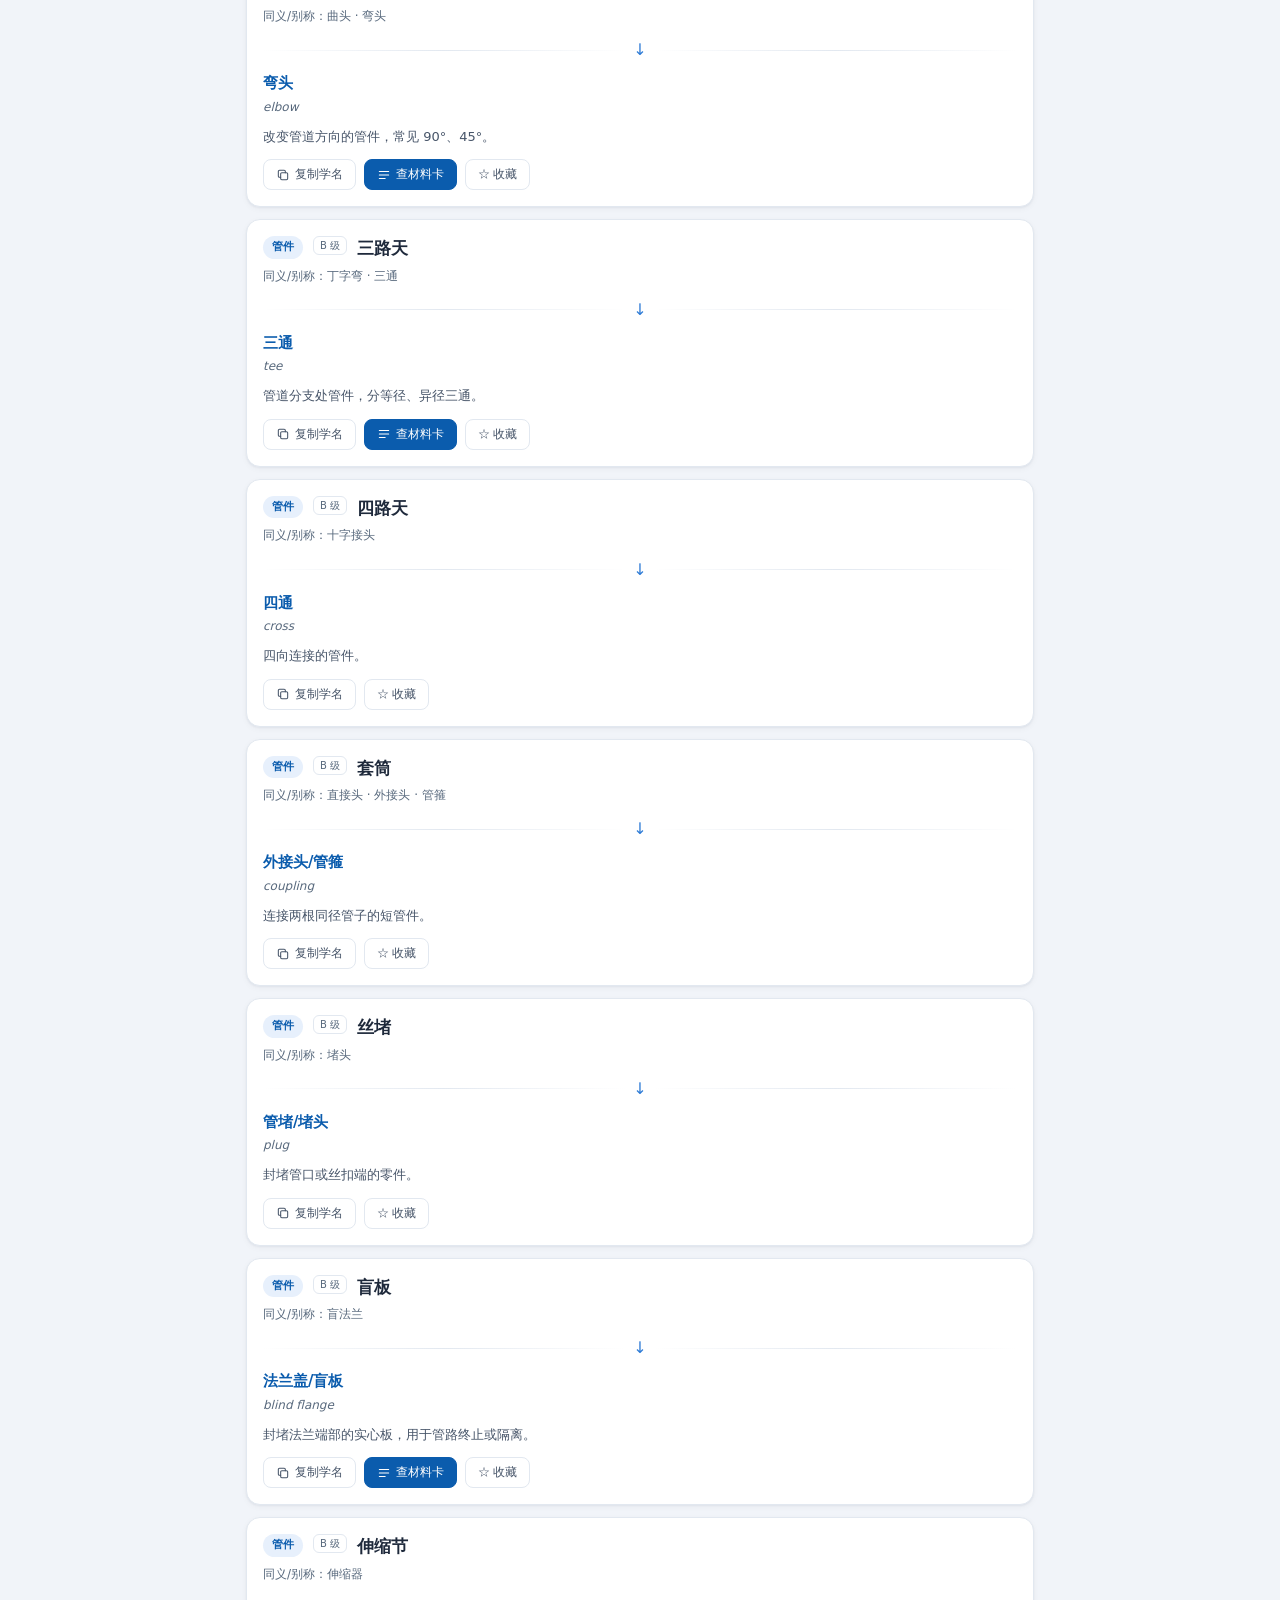
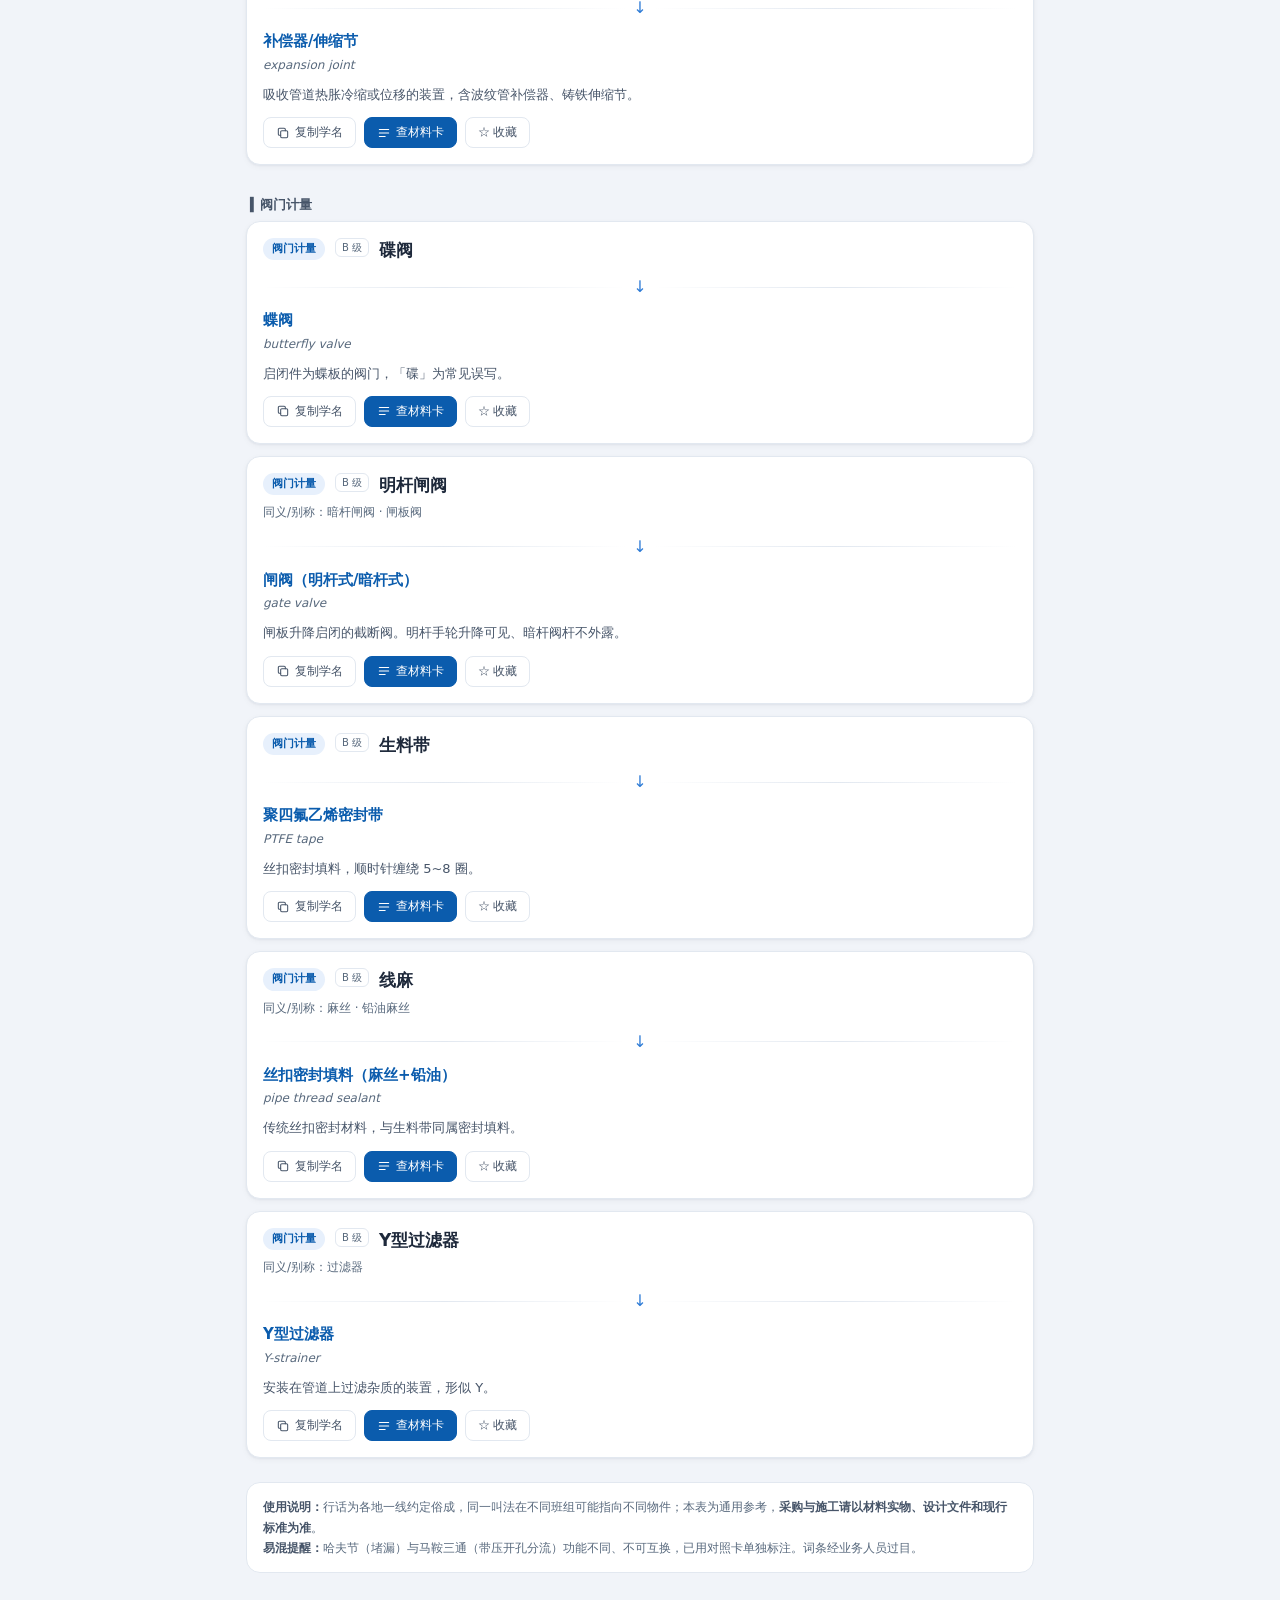
<file: slang.html>
<!DOCTYPE html>
<html lang="zh-CN">
<head>
<meta charset="UTF-8">
<meta name="viewport" content="width=device-width, initial-scale=1.0, viewport-fit=cover">
<meta name="theme-color" content="#0B5CAD">
<title>行话对照 · 供水行业专用</title>
<style>
/* ================================================================
   行话对照 · 视觉系统（沿用平台纯蓝主题令牌，与口径计算器一致）
   ================================================================ */
:root{
  --brand:#0B5CAD; --brand-deep:#084A8A; --accent:#2E7BD6; --accent-soft:#E7F0FC;
  --paper:#F1F4F9; --surface:#FFFFFF; --raised:#E6EDF7; --sunken:#EDF3FB;
  --ink:#1E293B; --ink-2:#475569; --ink-3:#58697D;
  --line:#E2E8F0; --hair:#EEF2F7;
  --ok:#15803D; --warn:#B45309; --err:#DC2626;
  --gold-bg:#FDF6EC; --gold-line:#F0E0C6;
  --err-bg:#FDECEC; --ok-bg:#EAF6EE;
  --r-xs:6px; --r-sm:10px; --r-md:14px; --r-lg:20px;
  --sh-1:0 1px 2px rgba(16,32,58,.05),0 2px 6px rgba(16,32,58,.04),inset 0 1px 0 rgba(255,255,255,.7);
  --sh-2:0 2px 4px rgba(16,32,58,.06),0 8px 18px rgba(16,32,58,.08),inset 0 1px 0 rgba(255,255,255,.75);
  --sh-3:0 4px 8px rgba(16,32,58,.08),0 16px 36px rgba(16,32,58,.12),inset 0 1px 0 rgba(255,255,255,.8);
  --ease:cubic-bezier(.4,0,.2,1);
  --fs-cap:12px; --fs-body:14px; --fs-sub:16px; --fs-title:18px;
}
*{box-sizing:border-box;margin:0;padding:0;-webkit-tap-highlight-color:transparent}
[hidden]{display:none!important}
/* A11y：全局键盘焦点可见（对标口径计算器），Tab 导航时清晰高亮 */
:focus-visible{outline:2px solid var(--accent);outline-offset:2px;border-radius:6px}
html{background:var(--paper)}
body{font-family:-apple-system,BlinkMacSystemFont,"PingFang SC","Microsoft YaHei",system-ui,sans-serif;
  color:var(--ink);background:var(--paper);line-height:1.5;font-size:var(--fs-body);
  font-variant-numeric:tabular-nums;-webkit-font-smoothing:antialiased;
  padding:0 0 env(safe-area-inset-bottom)}

.wrap{max-width:820px;margin:0 auto;padding:20px 16px 40px}

/* 头部 */
.app-head{display:flex;align-items:center;gap:12px;padding:6px 2px 18px}
.app-logo{width:44px;height:44px;border-radius:13px;flex:0 0 auto;display:grid;place-items:center;
  background:linear-gradient(145deg,var(--accent),var(--brand-deep));color:#fff;box-shadow:var(--sh-2)}
.app-logo svg{width:26px;height:26px}
.app-title{font-size:20px;font-weight:800;letter-spacing:.5px}
.app-sub{font-size:12px;color:var(--ink-3);margin-top:2px}
.ver-badge{margin-left:auto;font-size:11px;color:var(--ink-3);background:var(--surface);
  border:1px solid var(--line);border-radius:20px;padding:5px 11px;white-space:nowrap;box-shadow:var(--sh-1)}

/* 搜索 */
.search-card{background:var(--surface);border:1px solid var(--line);border-radius:var(--r-lg);
  padding:16px;box-shadow:var(--sh-2);position:sticky;top:0;z-index:20}
.search-row{display:flex;align-items:center;gap:10px;background:var(--sunken);
  border:1.5px solid transparent;border-radius:var(--r-md);padding:0 14px;height:50px;transition:.2s var(--ease)}
.search-row:focus-within{border-color:var(--accent);background:var(--surface);box-shadow:0 0 0 4px var(--accent-soft)}
.search-row svg{width:20px;height:20px;color:var(--brand);flex:0 0 auto}
#sInput{flex:1;min-width:0;border:0;background:transparent;outline:0;font-size:16px;color:var(--ink)}
#sInput::placeholder{color:var(--ink-3)}
/* 隐藏浏览器原生 search 清除按钮，避免与自定义 clearBtn 出现两个 ✕ */
#sInput::-webkit-search-cancel-button,#sInput::-webkit-search-decoration{-webkit-appearance:none;appearance:none;display:none}
.clear-btn{border:0;background:var(--raised);color:var(--ink-2);border-radius:50%;
  width:26px;height:26px;flex:0 0 auto;cursor:pointer;display:grid;place-items:center;font-size:15px}
.hot-row{display:flex;flex-wrap:wrap;gap:8px;margin-top:12px;align-items:center}
.hot-label{font-size:12px;color:var(--ink-3)}
.chip{border:1px solid var(--line);background:var(--surface);color:var(--ink-2);
  border-radius:20px;padding:6px 13px;font-size:13px;cursor:pointer;transition:.15s var(--ease);white-space:nowrap}
.chip:hover{border-color:var(--accent);color:var(--brand);background:var(--accent-soft)}
.chip:active{transform:scale(.96)}
.chip.on{background:var(--brand);color:#fff;border-color:var(--brand)}

/* 统计 */
.result-meta{display:flex;align-items:center;gap:8px;padding:20px 4px 12px;font-size:13px;color:var(--ink-3)}
.result-meta b{color:var(--brand);font-size:15px}
.meta-line{flex:1;height:1px;background:var(--line)}

/* 易混对照卡 */
.confuse-card{background:linear-gradient(160deg,#FFFBF3,var(--gold-bg));border:1.5px solid var(--gold-line);
  border-radius:var(--r-md);padding:16px;margin-bottom:18px;box-shadow:var(--sh-1)}
.confuse-title{display:flex;align-items:center;gap:8px;font-weight:800;color:var(--warn);font-size:14px;margin-bottom:12px}
.confuse-title svg{width:18px;height:18px}
.confuse-grid{display:grid;grid-template-columns:1fr auto 1fr;gap:10px;align-items:center}
.confuse-side{background:var(--surface);border:1px solid var(--gold-line);border-radius:var(--r-sm);padding:12px;text-align:center}
.confuse-side .nm{font-weight:800;color:var(--ink);font-size:15px}
.confuse-side .fn{font-size:12px;color:var(--ink-2);margin-top:4px}
.confuse-vs{font-size:12px;font-weight:800;color:var(--err);background:var(--err-bg);
  border-radius:20px;padding:4px 8px;white-space:nowrap}
.confuse-warn{margin-top:12px;font-size:13px;color:#7c2d12;line-height:1.6;
  border-top:1px dashed var(--gold-line);padding-top:10px}

/* 词条卡 */
.entry{background:var(--surface);border:1px solid var(--line);border-radius:var(--r-md);
  padding:16px;margin-bottom:12px;box-shadow:var(--sh-1);transition:box-shadow .2s var(--ease)}
.entry:hover{box-shadow:var(--sh-2)}
.entry-top{display:flex;align-items:flex-start;gap:10px}
.cat-tag{font-size:11px;font-weight:700;padding:3px 9px;border-radius:20px;white-space:nowrap;flex:0 0 auto;
  background:var(--accent-soft);color:var(--brand)}
.cat-tag[data-c="抢修堵漏"]{background:#FDECEC;color:#B91C1C}
.cat-tag[data-c="分流增接"]{background:#EAF6EE;color:#15803D}
.lv-tag{font-size:10px;color:var(--ink-3);border:1px solid var(--line);border-radius:6px;padding:1px 6px;flex:0 0 auto}
.slang-line{font-size:17px;font-weight:800;color:var(--ink);flex:1;min-width:0}
.synonyms{font-size:12px;color:var(--ink-3);margin-top:5px;line-height:1.6}
.arrow-row{display:flex;align-items:center;gap:8px;margin:12px 0 10px}
.arrow-line{flex:1;height:1px;background:linear-gradient(90deg,transparent,var(--line),transparent)}
.arrow-ico{color:var(--accent);font-size:16px}
.term-line{font-size:15px;font-weight:700;color:var(--brand)}
.en-line{font-size:12px;color:var(--ink-3);font-style:italic;margin-top:3px}
.desc-line{font-size:13px;color:var(--ink-2);line-height:1.65;margin-top:10px}
.entry-foot{display:flex;gap:8px;margin-top:12px;flex-wrap:wrap;align-items:center}
.mini-btn{border:1px solid var(--line);background:var(--surface);color:var(--ink-2);border-radius:8px;
  padding:6px 12px;font-size:12px;cursor:pointer;display:inline-flex;align-items:center;gap:5px;transition:.15s var(--ease)}
.mini-btn:hover{border-color:var(--accent);color:var(--brand)}
.mini-btn:active{transform:scale(.96)}
.mini-btn svg{width:14px;height:14px}
.mini-btn.primary{background:var(--brand);color:#fff;border-color:var(--brand)}
.mini-btn.primary:hover{background:var(--brand-deep);color:#fff}
.star.on{color:var(--warn);border-color:var(--warn)}
.hl{background:#FFF2B8;color:inherit;border-radius:3px;padding:0 1px}

/* 空态 */
.empty{text-align:center;padding:50px 20px;color:var(--ink-3)}
.empty svg{width:52px;height:52px;color:var(--line);margin-bottom:14px}
.empty p{font-size:15px;margin-bottom:16px}
.empty .chip{margin:3px}

/* 分类浏览 */
.browse-head{font-size:13px;font-weight:700;color:var(--ink-2);padding:18px 4px 6px}

/* 页脚 */
.foot-note{margin-top:24px;padding:14px 16px;background:var(--surface);border:1px solid var(--line);
  border-radius:var(--r-md);font-size:12px;color:var(--ink-3);line-height:1.7}
.foot-note b{color:var(--ink-2)}

/* Toast */
.toast{position:fixed;left:50%;bottom:32px;transform:translateX(-50%) translateY(20px);
  /* 固定深底：不能用 var(--ink)，深色主题下 --ink 变浅会导致浅底白字不可读 */
  background:#1E293B;color:#fff;padding:11px 22px;border-radius:24px;font-size:14px;
  box-shadow:var(--sh-3);opacity:0;pointer-events:none;transition:.25s var(--ease);z-index:99;white-space:nowrap}
.toast.show{opacity:1;transform:translateX(-50%) translateY(0)}

/* 移动端：搜索区取消吸顶，随内容滚走，避免下滑时一大块搜索框遮挡词条正文 */
@media(max-width:640px){
  .search-card{position:static;top:auto;z-index:auto}
}
@media(max-width:480px){
  .wrap{padding:14px 12px 32px}
  .app-title{font-size:18px}
  .ver-badge{display:none}
  .search-card{padding:13px}
  .confuse-grid{grid-template-columns:1fr;gap:7px}
  .confuse-vs{justify-self:center}
  .slang-line{font-size:16px}
}
@media(prefers-color-scheme:dark){
  :root{--paper:#0F1623;--surface:#16202F;--raised:#1E2A3B;--sunken:#121B29;
    --ink:#E6EDF6;--ink-2:#B4C1D2;--ink-3:#8695AA;--line:#263349;--hair:#1F2A3B;
    --accent-soft:#16304F;--gold-bg:#2A2216;--gold-line:#4A3B22}
  .confuse-card{background:linear-gradient(160deg,#2A2216,var(--gold-bg))}
  .confuse-warn{color:#F0C987}
  .confuse-side{background:var(--surface)}
  .hl{background:#5A4E1E;color:#FFF}
}
/* 打印：隐藏交互控件，保留词条与易混卡，便于现场打印随身速查（对标口径计算器） */
@media print{
  .search-card,.clear-btn,#emptyState,.mini-btn,.toast,.ver-badge{display:none!important}
  body{background:#fff!important;color:#000!important}
  .wrap{max-width:none;padding:0}
  .entry,.confuse-card,.foot-note{box-shadow:none;border:1px solid #ccc;break-inside:avoid}
  .confuse-card{background:#fff!important}
  .confuse-warn{color:#7c2d12!important}
  .cat-tag,.lv-tag{border:1px solid #999}
}

/* ===== v2.26.63 全面禁止移动端聚焦输入自动放大页面 =====
   iOS Safari 规则：input/textarea/select 的 computed font-size < 16px 时，
   聚焦会自动放大整页且卸载后不还原。所有可输入控件在移动端钳到 16px。 */
@media (max-width: 768px){
  input,textarea,select{font-size:16px!important}
}
</style>
</head>
<body>
<main class="wrap">
  <header class="app-head">
    <div class="app-logo" aria-hidden="true">
      <svg viewBox="0 0 24 24" fill="none" stroke="currentColor" stroke-width="1.7" stroke-linecap="round" stroke-linejoin="round">
        <path d="M4 6h9M4 12h6M4 18h9"/>
        <path d="m15 8 3 3 3-3M18 11v7"/>
      </svg>
    </div>
    <div>
      <h1 class="app-title">行话对照</h1>
      <div class="app-sub">口语俗称 ↔ 规范叫名 · 一线作业速查</div>
    </div>
    <span class="ver-badge" id="verBadge">数据 v—</span>
  </header>

  <div class="search-card">
    <div class="search-row">
      <svg viewBox="0 0 24 24" fill="none" stroke="currentColor" stroke-width="1.8" stroke-linecap="round"><circle cx="10.8" cy="10.8" r="6.8"/><path d="M20 20l-4.2-4.2"/></svg>
      <input id="sInput" type="search" autocomplete="off" placeholder="输入行话、学名或英文，如：哈夫节 / 大小头 / union" aria-label="搜索行话">
      <button class="clear-btn" id="clearBtn" aria-label="清空" hidden>✕</button>
    </div>
    <div class="hot-row" id="hotRow">
      <span class="hot-label">热门：</span>
    </div>
  </div>

  <div class="result-meta" id="meta" hidden>
    <span>找到 <b id="cnt">0</b> 条行话</span>
    <span class="meta-line"></span>
  </div>
  <div id="confuseZone"></div>
  <div id="results"></div>
  <div class="empty" id="emptyState" hidden>
    <svg viewBox="0 0 24 24" fill="none" stroke="currentColor" stroke-width="1.4"><circle cx="10.8" cy="10.8" r="6.8"/><path d="M20 20l-4.2-4.2"/></svg>
    <p>没找到这条行话。试试这些常见词：</p>
    <div id="emptyChips"></div>
  </div>

  <div class="foot-note">
    <b>使用说明：</b>行话为各地一线约定俗成，同一叫法在不同班组可能指向不同物件；本表为通用参考，<b>采购与施工请以材料实物、设计文件和现行标准为准</b>。<br>
    <b>易混提醒：</b>哈夫节（堵漏）与马鞍三通（带压开孔分流）功能不同、不可互换，已用对照卡单独标注。词条经业务人员过目。
  </div>
</main>

<div class="toast" id="toast" role="status" aria-live="polite"></div>

<script src="./static/slang-data.js"></script>
<script>
(function(){
  "use strict";
  var D=window.SLANG_DATA;
  if(!D){document.getElementById("results").innerHTML='<div class="empty">数据文件未加载，请检查网络后重试。</div>';return;}
  document.getElementById("verBadge").textContent="数据 v"+D.version;
  var norm=D.norm;
  var HOT=["哈夫节","马鞍三通","大小头","活接","生料带"];
  var byId={};D.entries.forEach(function(e){byId[e.id]=e;});
  var favorites=loadLS("slang_fav",[]);
  var toastTimer=null;

  function loadLS(k,d){try{var v=JSON.parse(localStorage.getItem(k));return Array.isArray(v)?v:d;}catch(e){return d;}}
  function saveLS(k,v){try{localStorage.setItem(k,JSON.stringify(v));}catch(e){}}
  function esc(s){return String(s).replace(/[&<>"']/g,function(c){return {"&":"&amp;","<":"&lt;",">":"&gt;",'"':"&quot;","'":"&#39;"}[c];});}
  function hl(text,q){
    var t=String(text);if(!q)return esc(t);
    var nq=norm(q);if(!nq)return esc(t);
    /* 在原文中定位并高亮（忽略大小写/空格）。
       构建"归一化下标 → 原文下标"映射，避免旧实现用 q.length 截取导致
       输入含空格时高亮多截字符的 bug（如输入"哈 夫"把"哈夫节"整段高亮）。 */
    var lt=t.toLowerCase();
    var map=[];for(var i=0;i<lt.length;i++){if(!/\s/.test(lt[i]))map.push(i);}
    var tl=map.map(function(idx){return lt[idx];}).join("");   /* 原文的归一化串 */
    var at=tl.indexOf(nq);
    if(at<0||at>=map.length)return esc(t);
    var start=map[at];
    var lastAt=at+nq.length-1;
    var end=(lastAt<map.length?map[lastAt]:t.length-1)+1;
    return esc(t.slice(0,start))+'<mark class="hl">'+esc(t.slice(start,end))+'</mark>'+esc(t.slice(end));
  }
  function toast(msg){
    var el=document.getElementById("toast");el.textContent=msg;el.classList.add("show");
    clearTimeout(toastTimer);toastTimer=setTimeout(function(){el.classList.remove("show");},1800);
  }
  function matchEntry(e,q){
    if(!q)return true;
    var hay=e.slang.concat([e.term,e.en,e.desc,e.cat]).map(norm).join("|");
    return hay.indexOf(norm(q))>=0;
  }

  /* 渲染热门词 */
  var hotRow=document.getElementById("hotRow");
  HOT.forEach(function(w){var b=document.createElement("button");b.type="button";b.className="chip";b.textContent=w;
    b.addEventListener("click",function(){input.value=w;onInput();});hotRow.appendChild(b);});

  var input=document.getElementById("sInput");
  var clearBtn=document.getElementById("clearBtn");
  var results=document.getElementById("results");
  var emptyState=document.getElementById("emptyState");
  var meta=document.getElementById("meta");
  var confuseZone=document.getElementById("confuseZone");

  function onInput(){
    var q=input.value.trim();
    clearBtn.hidden=!q;
    render(q);
  }
  input.addEventListener("input",onInput);
  input.addEventListener("keydown",function(e){if(e.key==="Escape"){input.value="";onInput();}});
  clearBtn.addEventListener("click",function(){input.value="";onInput();input.focus();});

  function renderHotEmptyChips(){
    var box=document.getElementById("emptyChips");box.innerHTML="";
    HOT.forEach(function(w){var b=document.createElement("button");b.type="button";b.className="chip";b.textContent=w;
      b.addEventListener("click",function(){input.value=w;onInput();});box.appendChild(b);});
  }

  function renderConfuse(matchedIds,q){
    confuseZone.innerHTML="";
    var shown={};
    D.confuseGroups.forEach(function(g){
      var isHit=g.ids.some(function(id){return matchedIds.indexOf(id)>=0;});
      /* 搜"哈夫/马鞍/堵漏"等关键词时也主动展示核心易混卡 */
      var kwHit=false;
      if(q){var s=norm(q);if(/哈夫|抱箍|堵漏|马鞍|开孔|鞍型|鞍形|分水/.test(s))kwHit=true;}
      if(!isHit&&!kwHit)return;
      var a=byId[g.ids[0]],b=byId[g.ids[1]];if(!a||!b)return;
      var key=g.ids.join("_");if(shown[key])return;shown[key]=1;
      var div=document.createElement("div");div.className="confuse-card";
      div.innerHTML=
        '<div class="confuse-title"><svg viewBox="0 0 24 24" fill="none" stroke="currentColor" stroke-width="1.8" stroke-linecap="round" stroke-linejoin="round"><path d="M12 3.2 21.2 20H2.8z"/><path d="M12 9.5v4.8M12 17.3h.01"/></svg>'+esc(g.title)+'</div>'+
        '<div class="confuse-grid">'+
          '<div class="confuse-side"><div class="nm">'+esc(a.slang[0])+'</div><div class="fn">'+esc(a.cat)+'</div></div>'+
          '<div class="confuse-vs">≠ 不可互换</div>'+
          '<div class="confuse-side"><div class="nm">'+esc(b.slang[0])+'</div><div class="fn">'+esc(b.cat)+'</div></div>'+
        '</div>'+
        '<div class="confuse-warn">'+esc(g.warning)+'</div>';
      confuseZone.appendChild(div);
    });
  }

  function entryHtml(e,q){
    var fav=favorites.indexOf(e.id)>=0;
    var syn=e.slang.slice(1).join(" · ");
    var h='<article class="entry">';
    h+='<div class="entry-top">'+
       '<span class="cat-tag" data-c="'+esc(e.cat)+'">'+esc(e.cat)+'</span>'+
       '<span class="lv-tag">'+e.level+' 级</span>'+
       '<span class="slang-line">'+hl(e.slang[0],q)+'</span></div>';
    if(syn)h+='<div class="synonyms">同义/别称：'+hl(syn,q)+'</div>';
    h+='<div class="arrow-row"><span class="arrow-line"></span><span class="arrow-ico" aria-hidden="true">↓</span><span class="arrow-line"></span></div>';
    h+='<div class="term-line">'+hl(e.term,q)+'</div>';
    if(e.en)h+='<div class="en-line">'+hl(e.en,q)+'</div>';
    if(e.desc)h+='<div class="desc-line">'+esc(e.desc)+'</div>';
    h+='<div class="entry-foot">';
    h+='<button type="button" class="mini-btn" data-act="copy" data-text="'+esc(e.term)+'">'+
       '<svg viewBox="0 0 24 24" fill="none" stroke="currentColor" stroke-width="1.8" stroke-linecap="round" stroke-linejoin="round"><rect x="8" y="8" width="12" height="12" rx="2"/><path d="M16 8V6a2 2 0 0 0-2-2H6a2 2 0 0 0-2 2v8a2 2 0 0 0 2 2h2"/></svg>复制学名</button>';
    if(e.matKw){
      h+='<button type="button" class="mini-btn primary" data-act="mat" data-kw="'+esc(e.matKw)+'" data-cat="'+esc(e.matCat)+'">'+
         '<svg viewBox="0 0 24 24" fill="none" stroke="currentColor" stroke-width="1.8" stroke-linecap="round" stroke-linejoin="round"><path d="M4 6h16M4 12h16M4 18h10"/></svg>查材料卡</button>';
    }
    h+='<button type="button" class="mini-btn star'+(fav?" on":"")+'" data-act="fav" data-id="'+esc(e.id)+'" aria-label="收藏">'+(fav?"★ 已收藏":"☆ 收藏")+'</button>';
    h+='</div></article>';
    return h;
  }

  function render(q){
    var list=D.entries.filter(function(e){return matchEntry(e,q);});
    results.innerHTML="";confuseZone.innerHTML="";
    if(!list.length){
      meta.hidden=true;emptyState.hidden=false;renderHotEmptyChips();return;
    }
    emptyState.hidden=true;meta.hidden=false;
    document.getElementById("cnt").textContent=list.length;
    var matchedIds=list.map(function(e){return e.id;});
    renderConfuse(matchedIds,q);
    /* 无搜索词时按分类分组；有词时直接按匹配顺序 */
    if(!q){
      D.cats.forEach(function(c){
        var grp=list.filter(function(e){return e.cat===c;});if(!grp.length)return;
        var hd=document.createElement("h2");hd.className="browse-head";hd.textContent="▍"+c;results.appendChild(hd);
        grp.forEach(function(e){results.insertAdjacentHTML("beforeend",entryHtml(e,q));});
      });
    }else{
      list.forEach(function(e){results.insertAdjacentHTML("beforeend",entryHtml(e,q));});
    }
  }

  /* 事件委托 */
  results.addEventListener("click",function(ev){
    var b=ev.target.closest("[data-act]");if(!b)return;
    var act=b.dataset.act;
    if(act==="copy"){
      var txt=b.dataset.text||"";
      if(navigator.clipboard&&navigator.clipboard.writeText){navigator.clipboard.writeText(txt).then(function(){toast("已复制：" + txt);}).catch(function(){fallbackCopy(txt);});}
      else fallbackCopy(txt);
    }else if(act==="fav"){
      var id=b.dataset.id,i=favorites.indexOf(id);
      if(i>=0){favorites.splice(i,1);b.classList.remove("on");b.textContent="☆ 收藏";toast("已取消收藏");}
      else{favorites.push(id);b.classList.add("on");b.textContent="★ 已收藏";toast("已收藏");}
      saveLS("slang_fav",favorites);
    }else if(act==="mat"){
      /* 请求父页面跳到材料库并带关键词；父页面监听 message */
      var kw=b.dataset.kw,cat=b.dataset.cat;
      try{window.parent.postMessage({type:"SLANG_TO_MAT",kw:kw,cat:cat},"*");}catch(e){}
      toast("正在跳转到材料卡…");
    }
  });
  function fallbackCopy(txt){
    var ta=document.createElement("textarea");ta.value=txt;ta.style.position="fixed";ta.style.opacity="0";
    document.body.appendChild(ta);ta.select();try{document.execCommand("copy");toast("已复制");}catch(e){toast("复制失败，请手动选择");}
    document.body.removeChild(ta);
  }

  /* 首次进入展示全部（分类浏览） */
  render("");
})();
</script>
<script>
/* 移动端手势锁定：与宿主平台同款口径——禁 iOS 捏合/双击缩放、多指手势、横滑返回；
   保留单指纵向滚动、点击、输入；放行表格/分类条等真实横向滚动容器，避免误伤功能。
   桌面浏览器不响应 touch/gesture 事件，Ctrl+/- 缩放不受影响。 */
(function(){
  "use strict";
  ["gesturestart","gesturechange","gestureend"].forEach(function(t){
    document.addEventListener(t,function(e){e.preventDefault();},{passive:false});
  });
  /* 多指触控一律拦截（缩放/多指手势） */
  document.addEventListener("touchmove",function(e){
    if(e.touches&&e.touches.length>1&&e.cancelable) e.preventDefault();
  },{passive:false});
  /* 从触点向上找可横向滚动祖先：放行真实横向滚动容器 */
  function scrollableX(el){
    while(el&&el.nodeType===1){
      var cs=getComputedStyle(el);
      if((cs.overflowX==="auto"||cs.overflowX==="scroll")&&el.scrollWidth>el.clientWidth+1) return true;
      if(el===document.documentElement) break;
      el=el.parentElement;
    }
    return false;
  }
  var sx=0,sy=0;
  document.addEventListener("touchstart",function(e){
    if(!e.touches||e.touches.length!==1) return;
    sx=e.touches[0].clientX; sy=e.touches[0].clientY;
  },{passive:true});
  document.addEventListener("touchmove",function(e){
    if(!e.touches||e.touches.length!==1||!e.cancelable) return;
    if(scrollableX(e.target)) return;   /* 表格/分类条等横向滚动放行 */
    var dx=e.touches[0].clientX-sx, dy=e.touches[0].clientY-sy;
    if(Math.abs(dx)>8&&Math.abs(dx)>Math.abs(dy)) e.preventDefault();
  },{passive:false});
})();
</script>
</body>
</html>
</file>
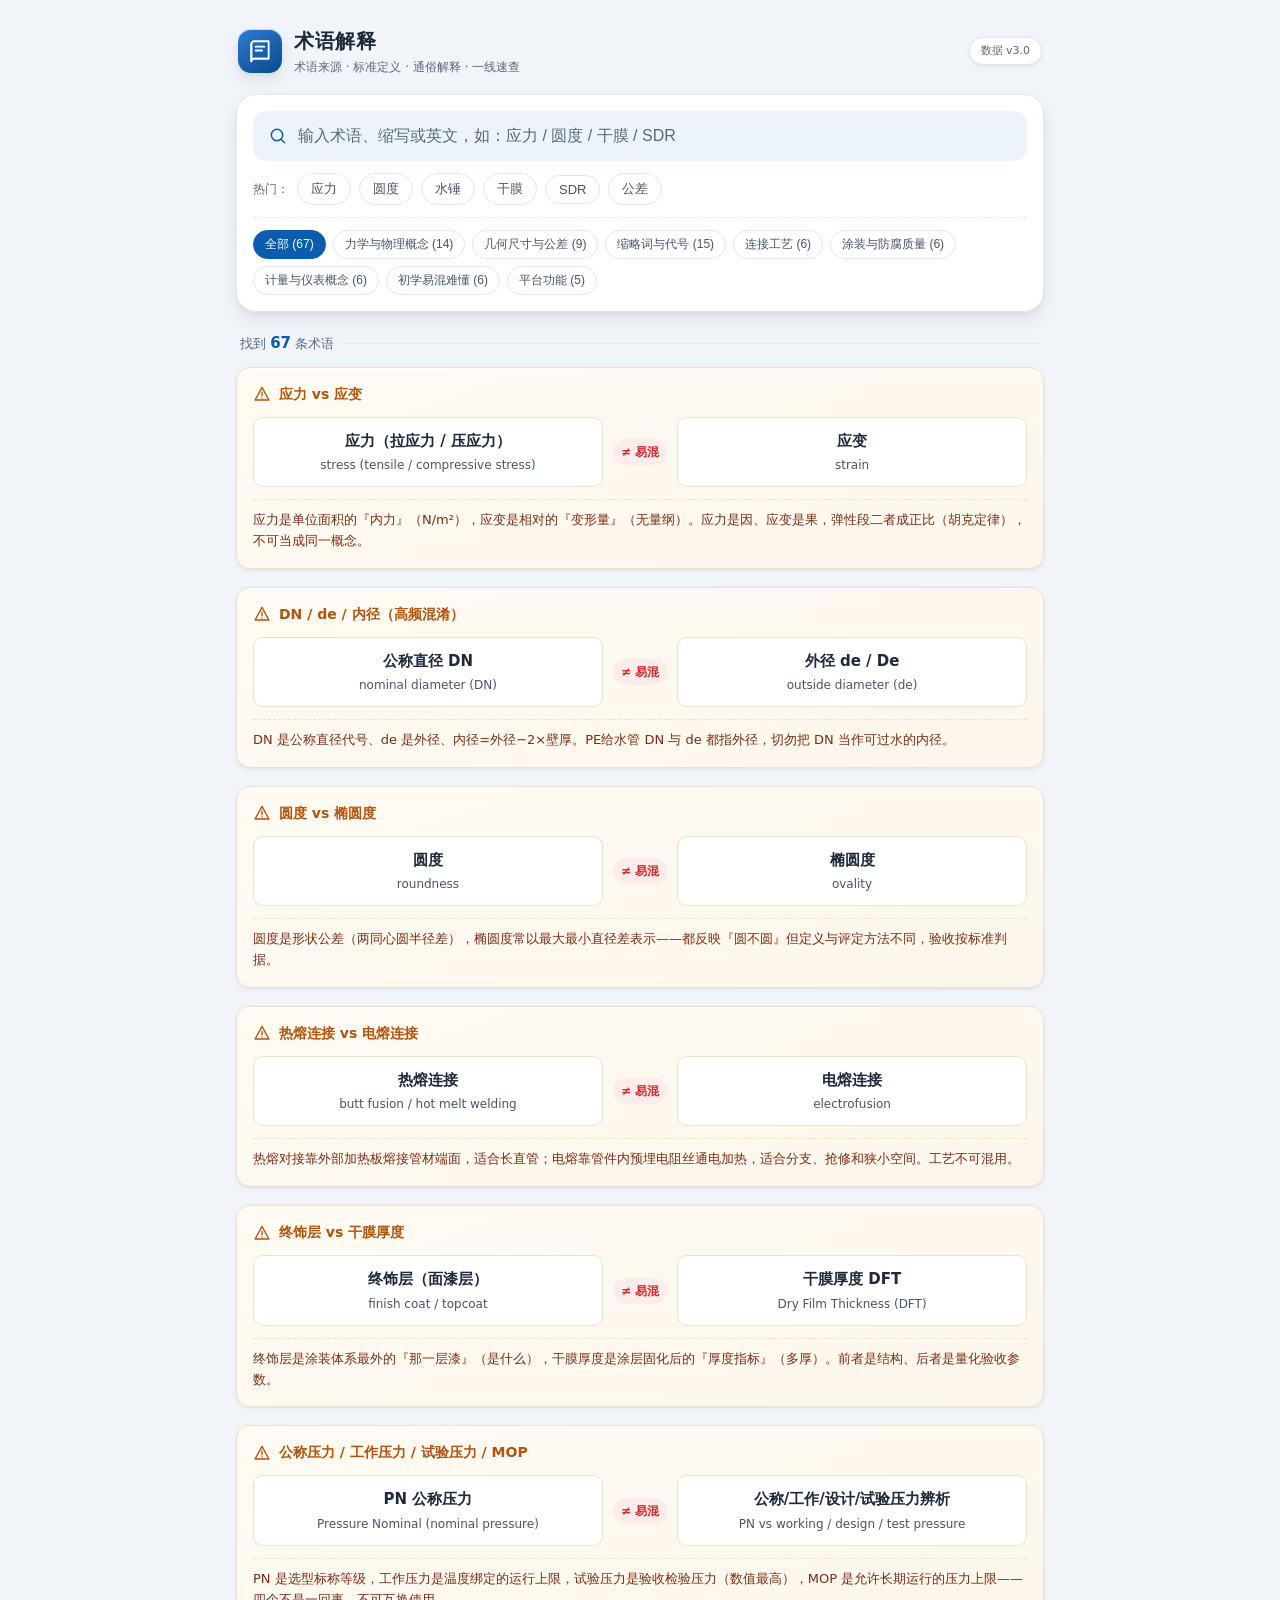
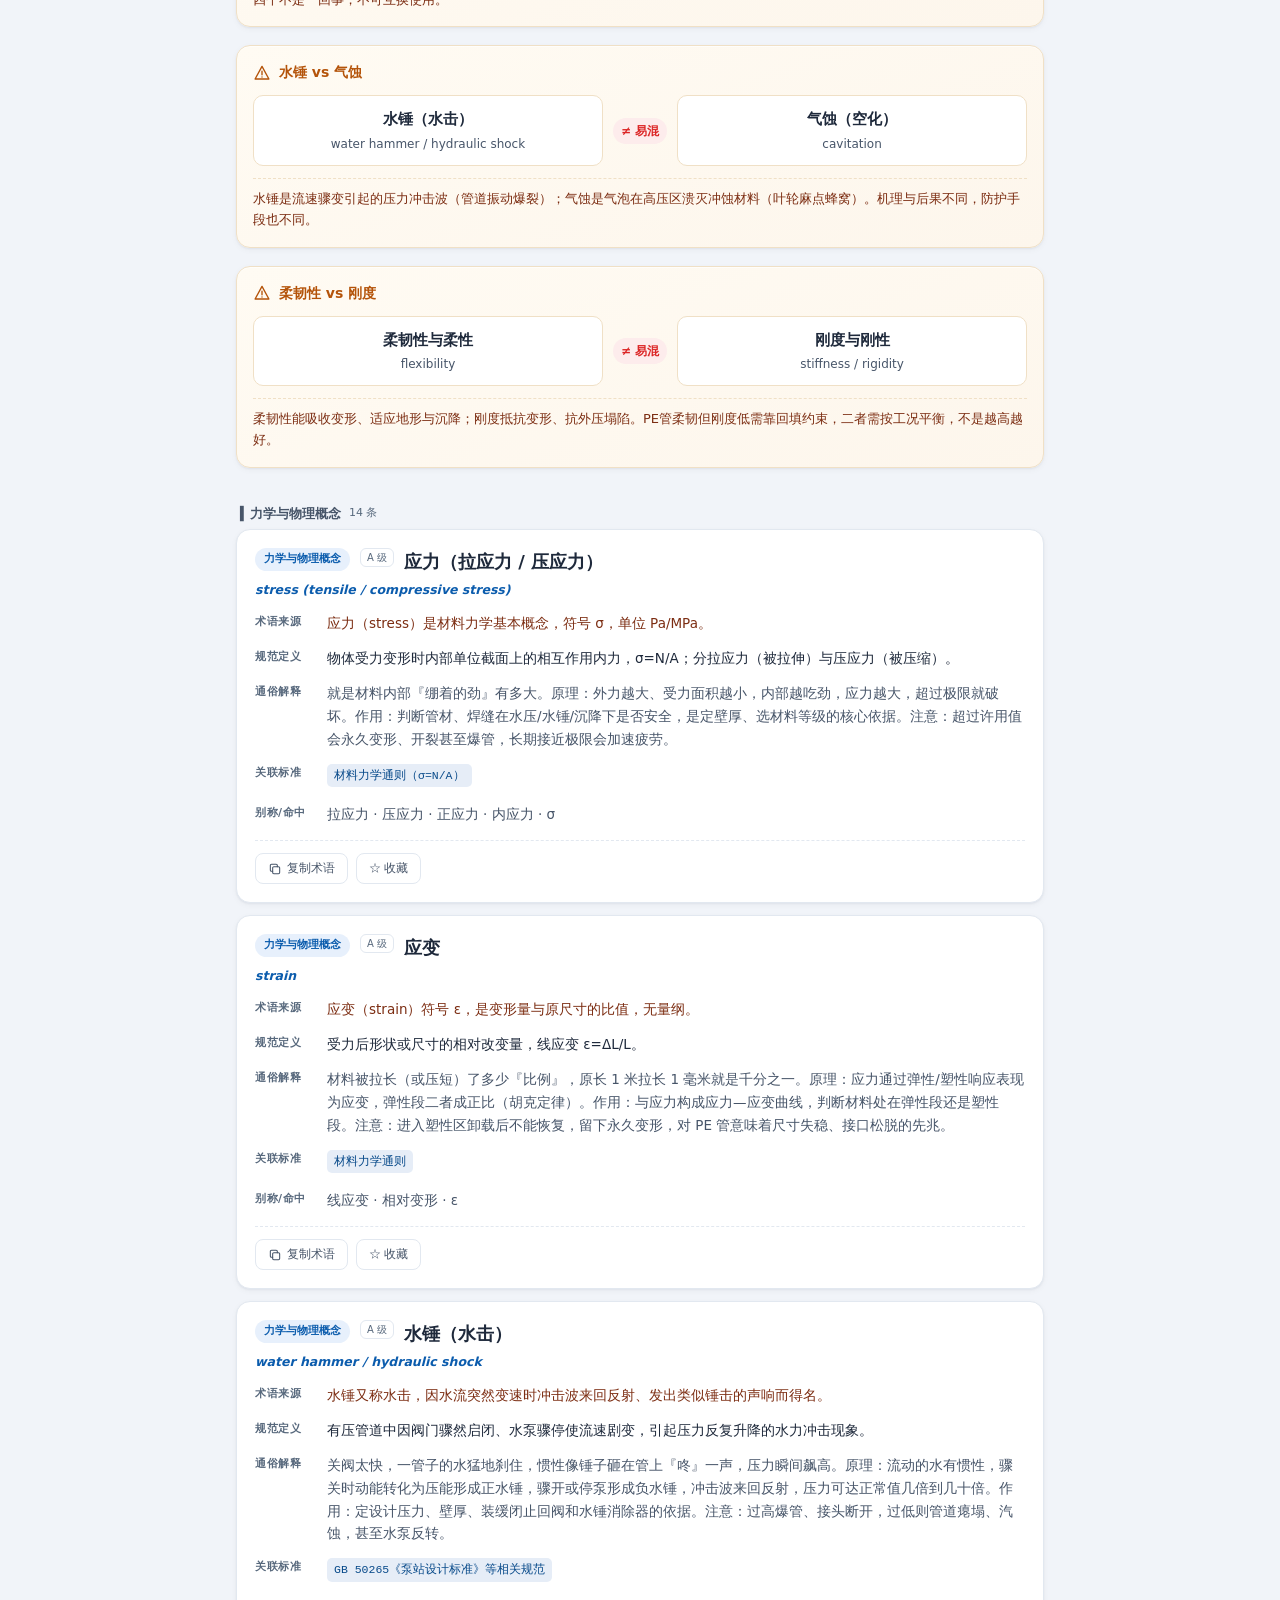
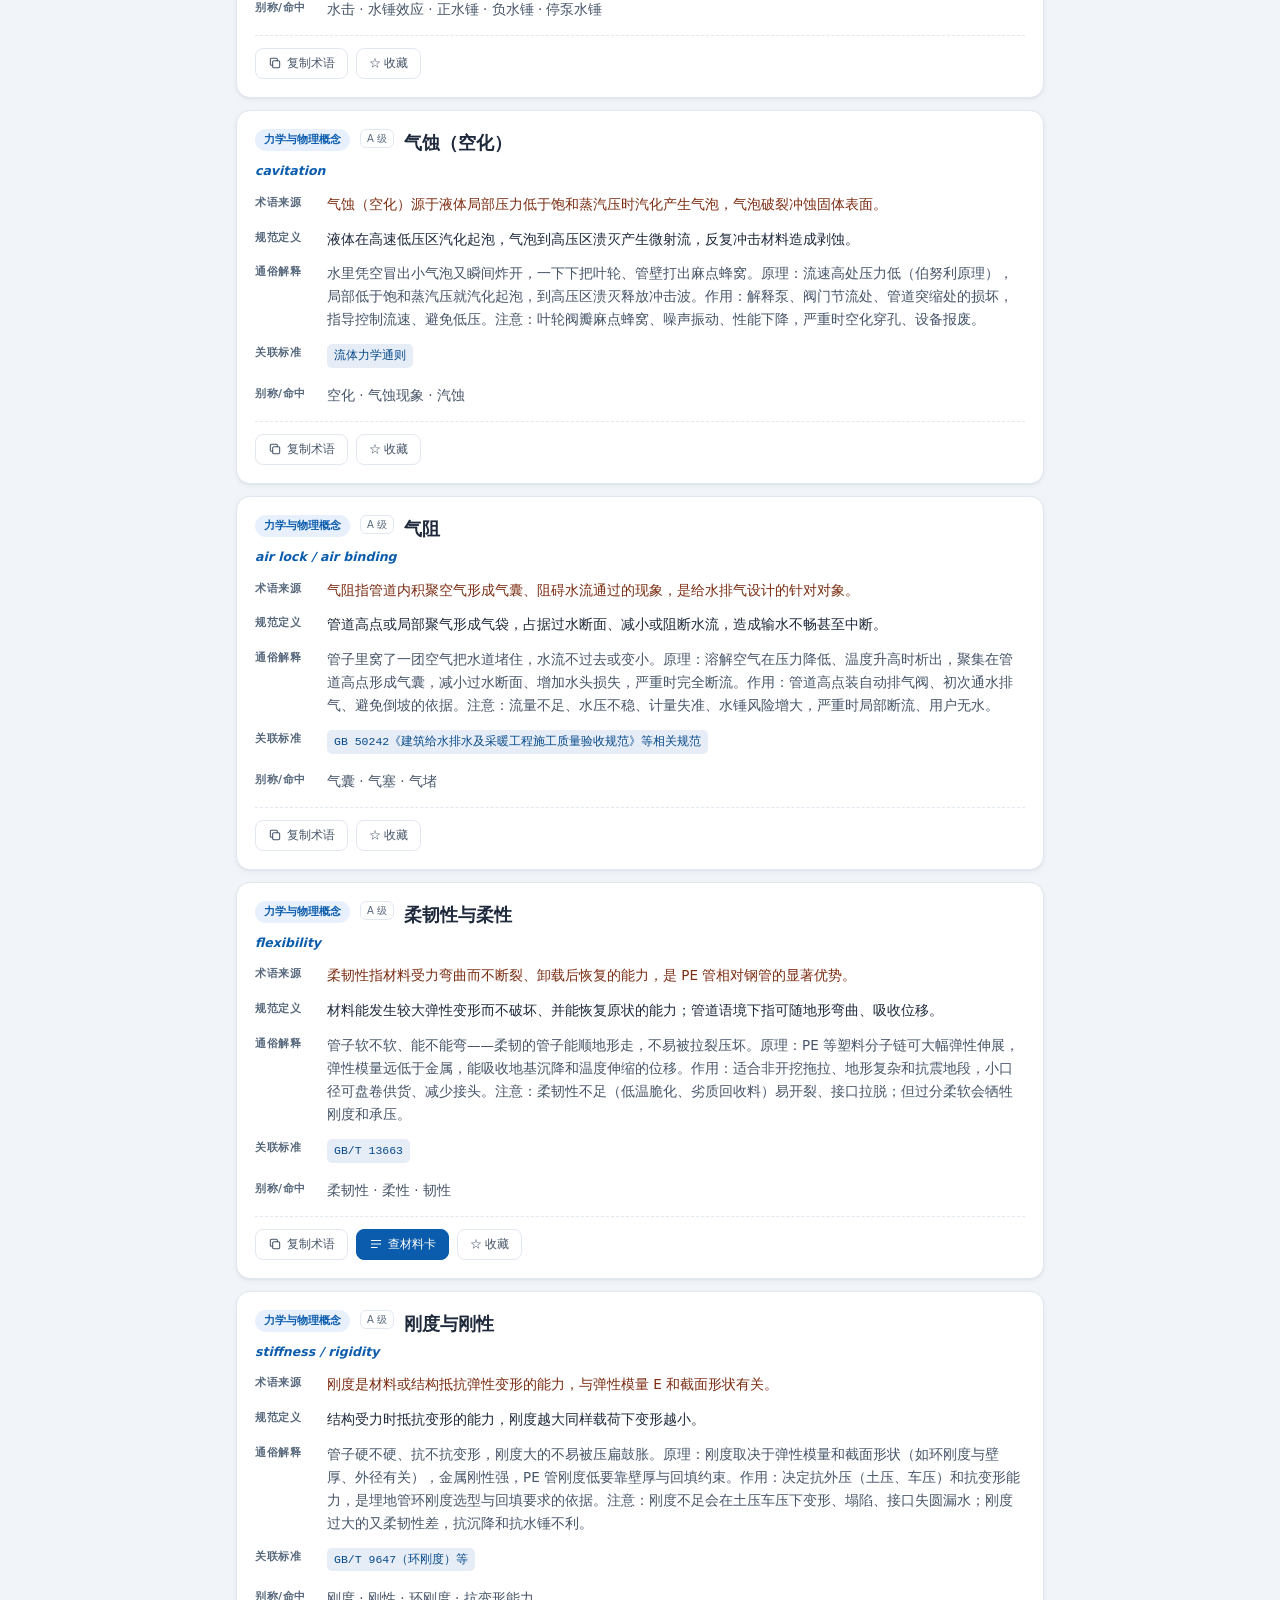
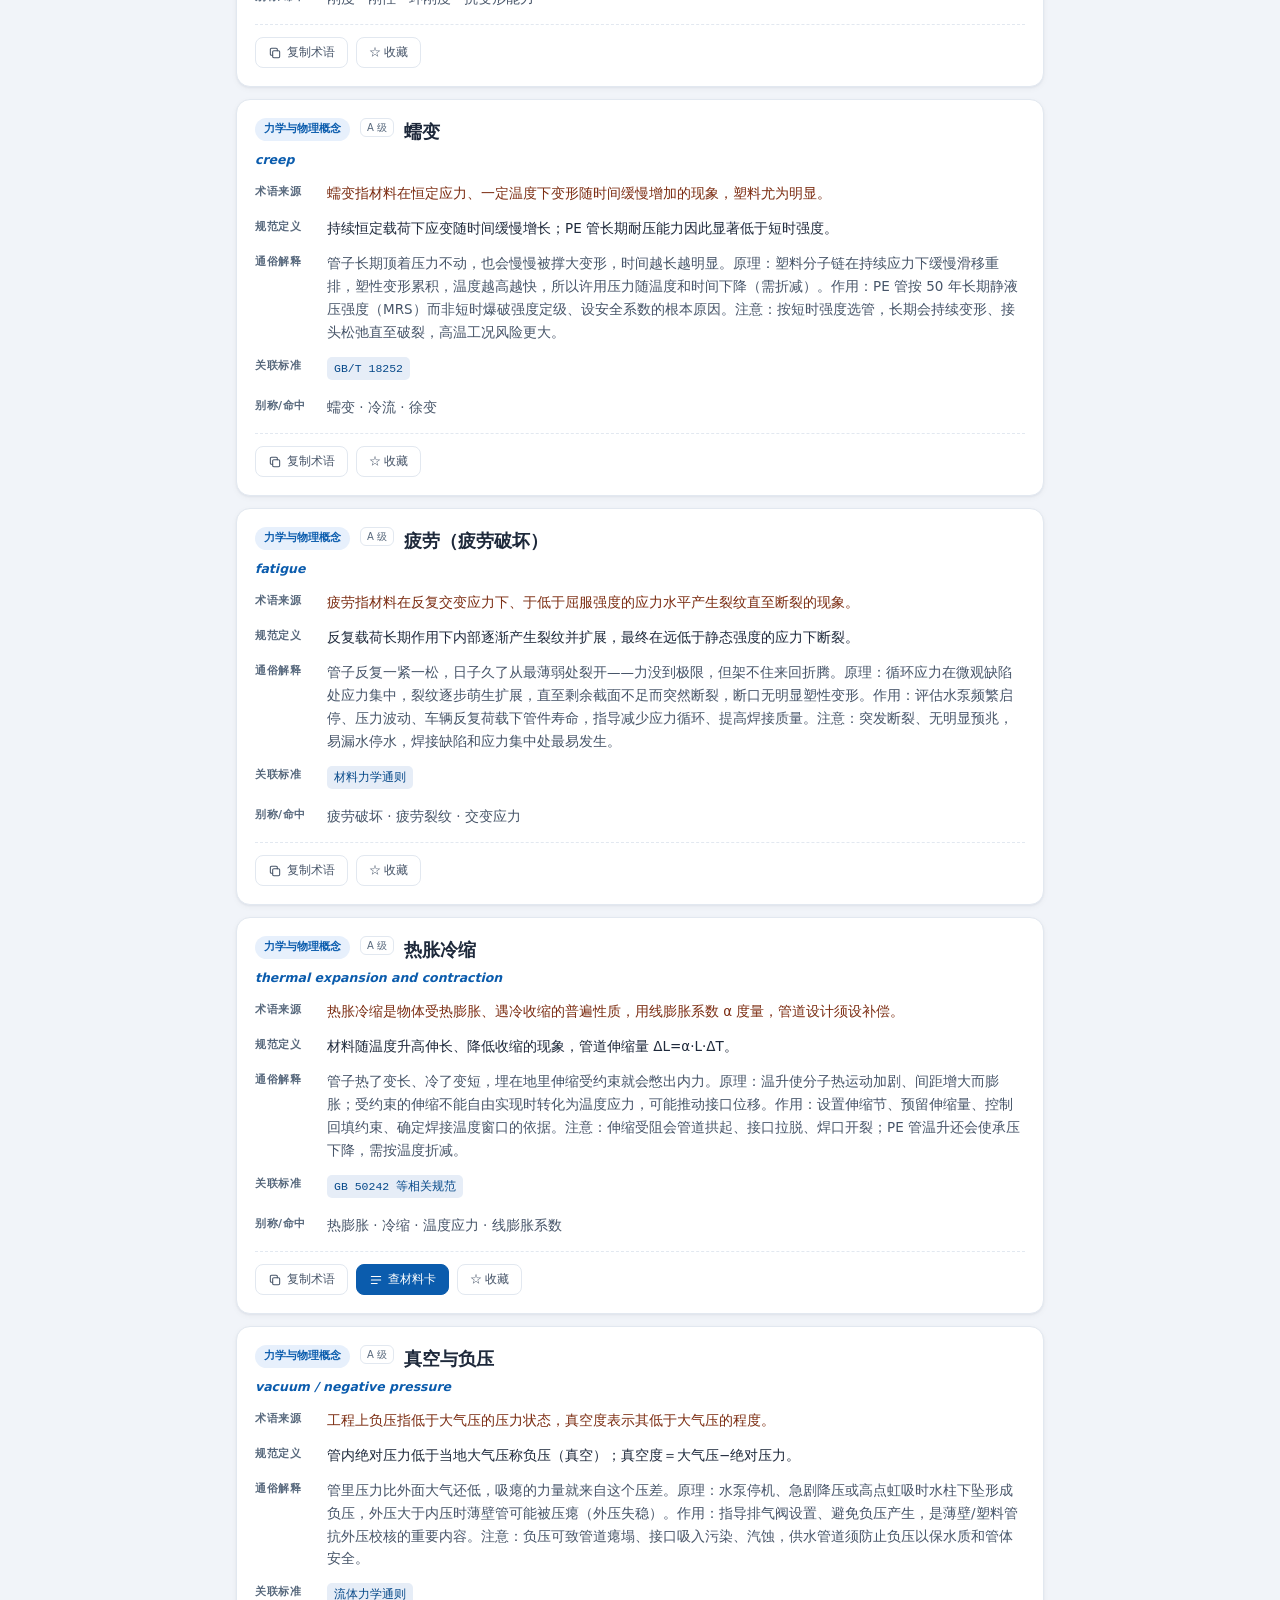
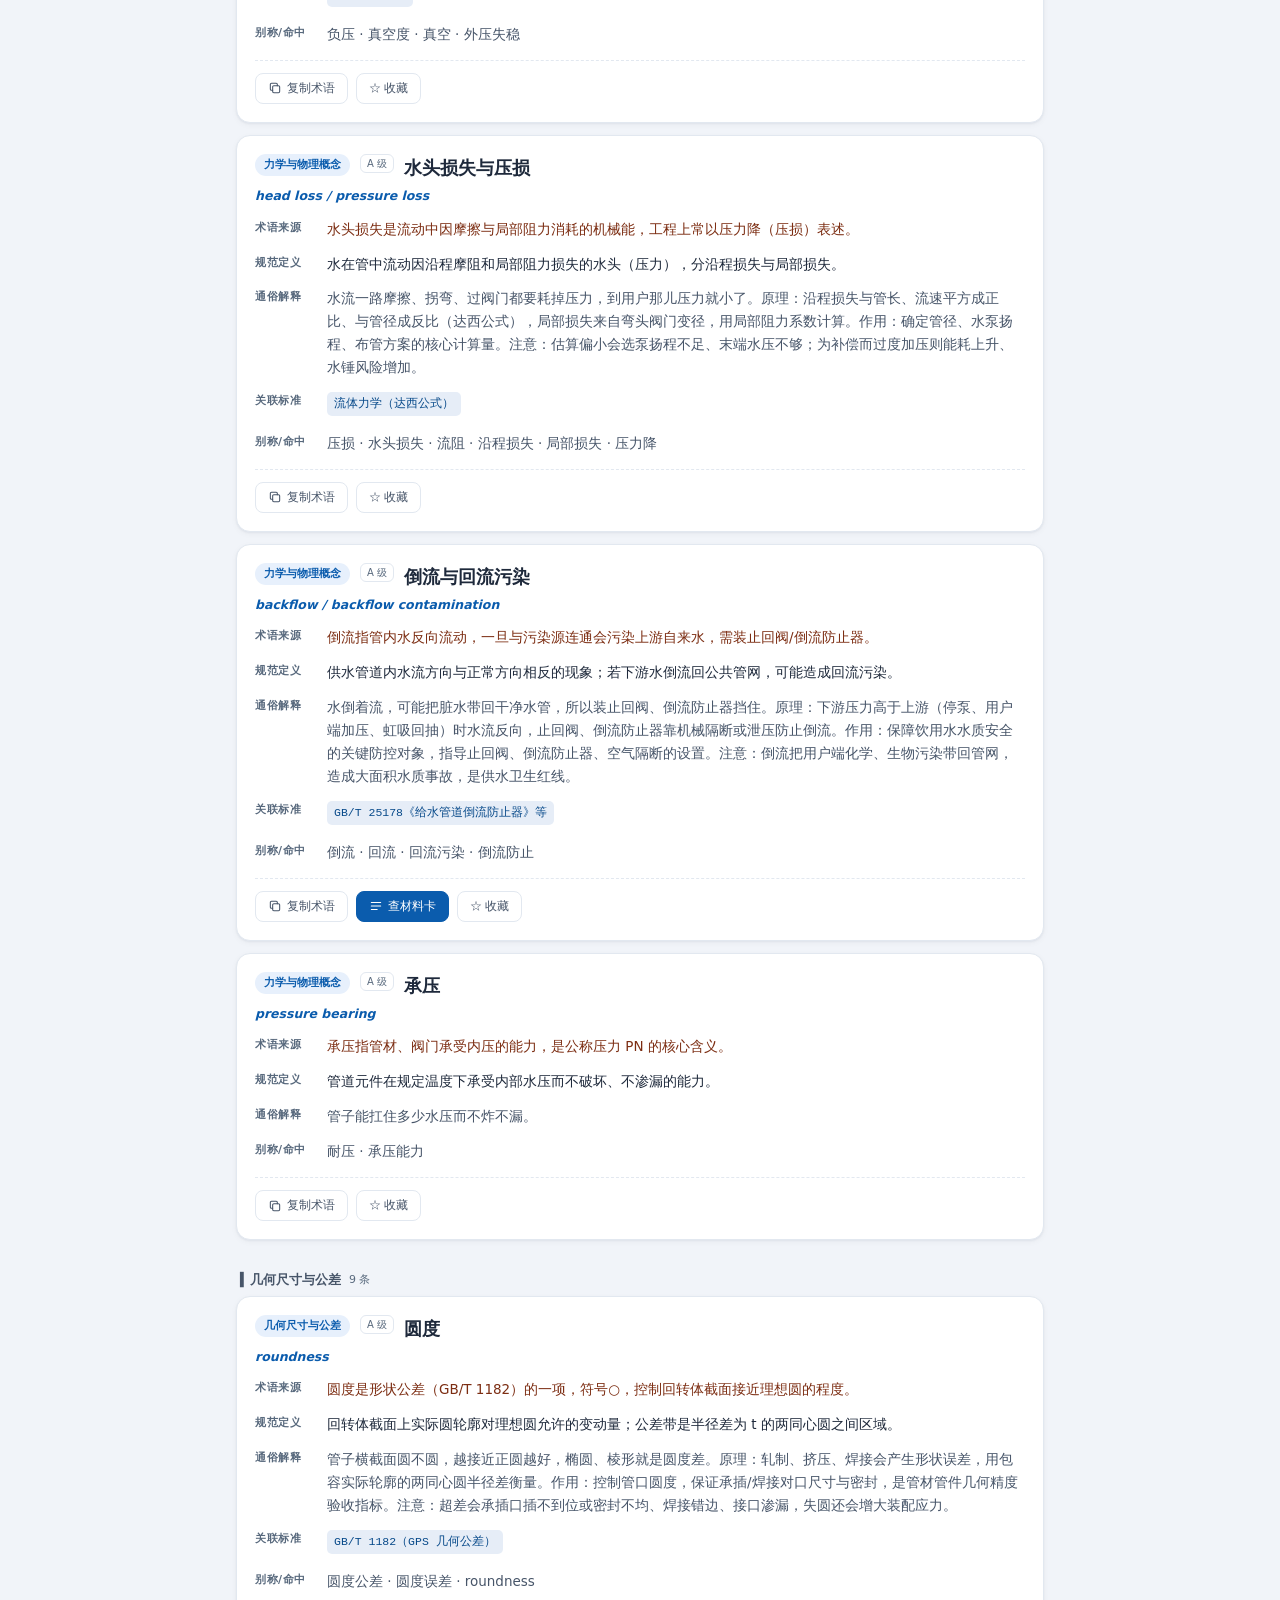
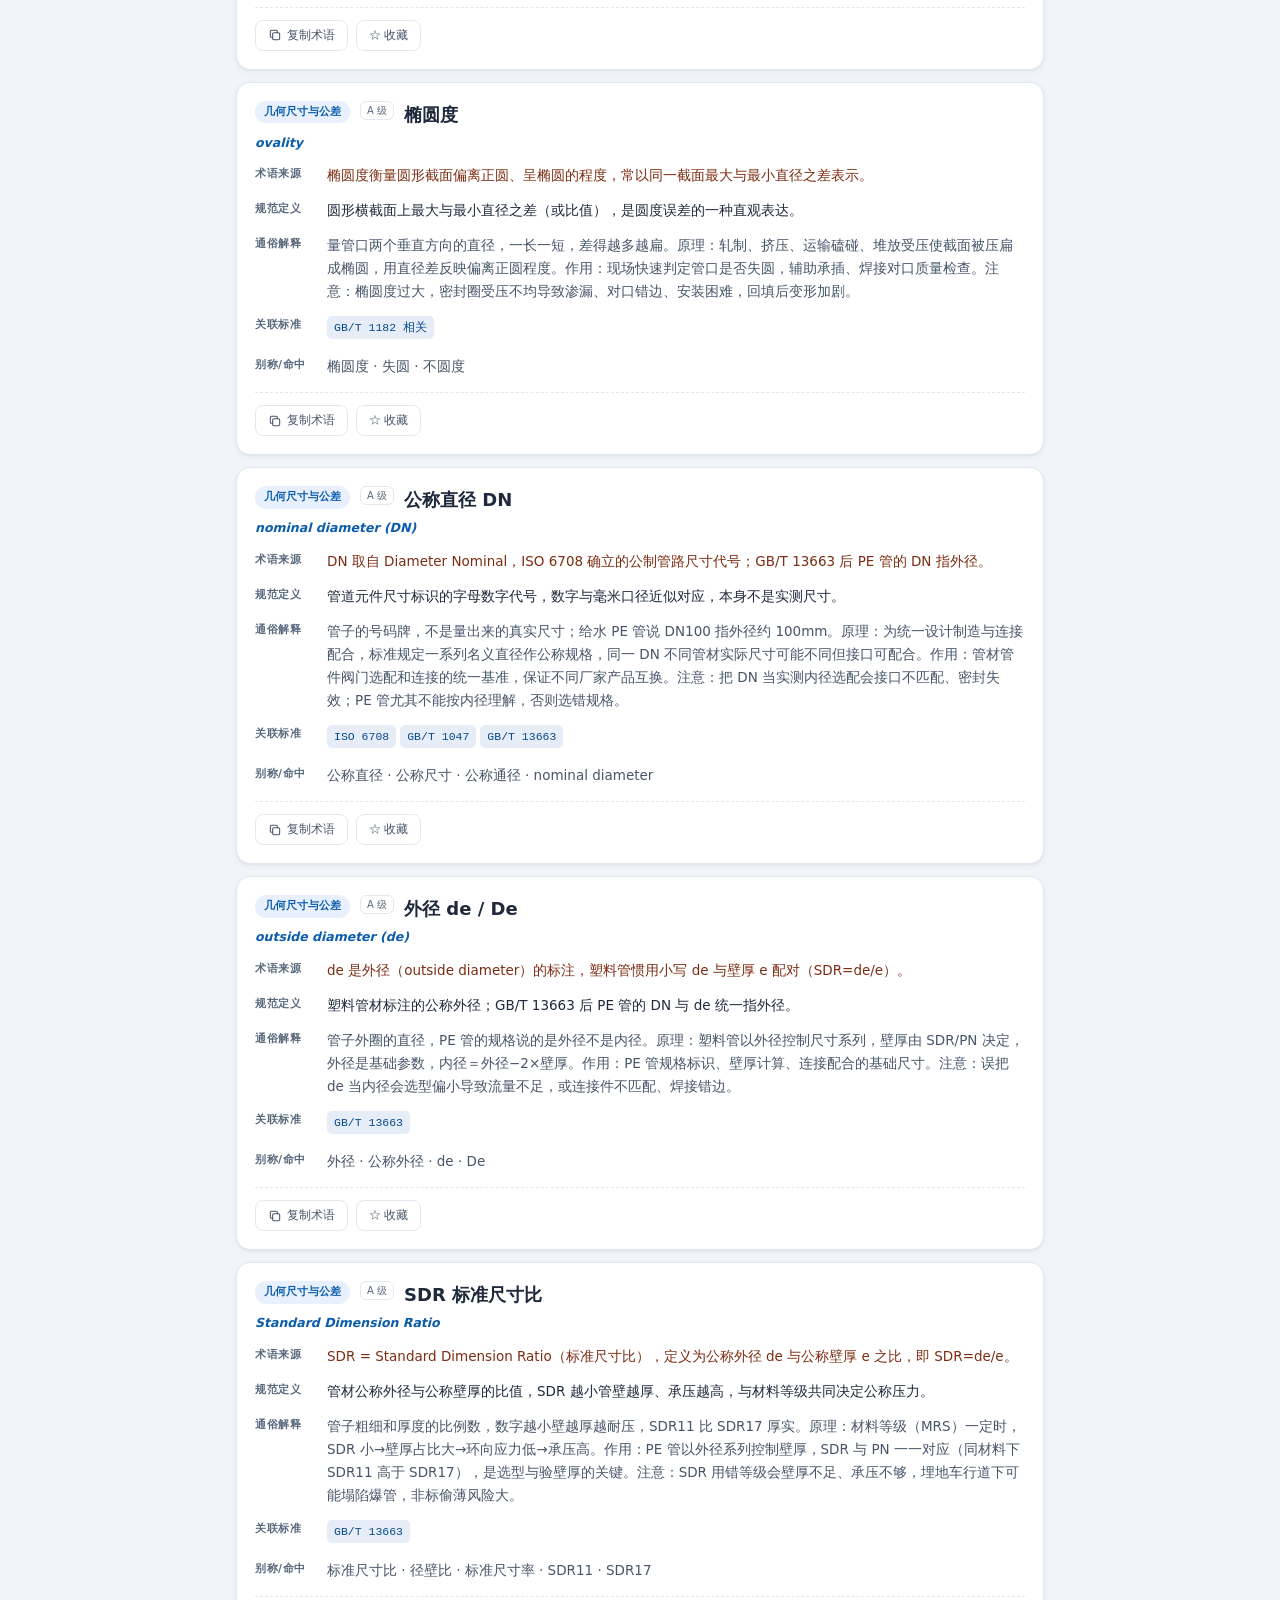
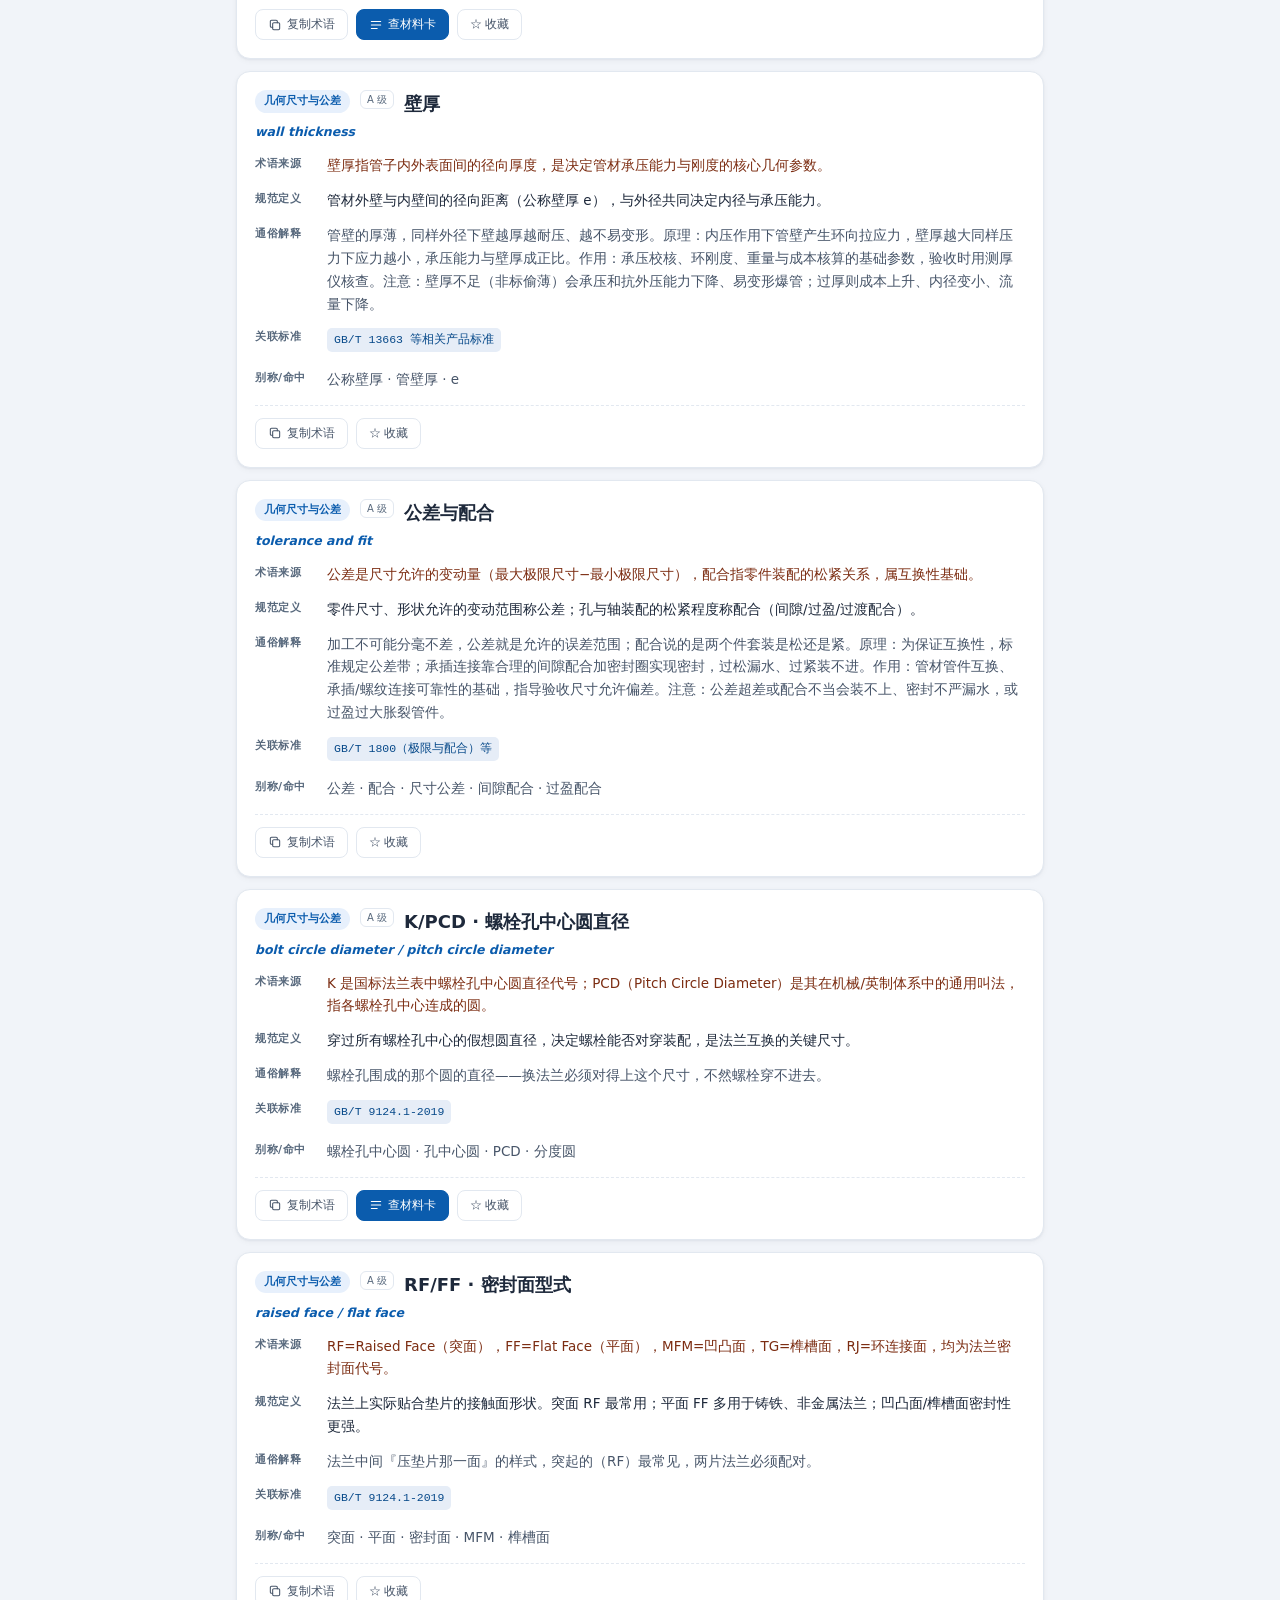
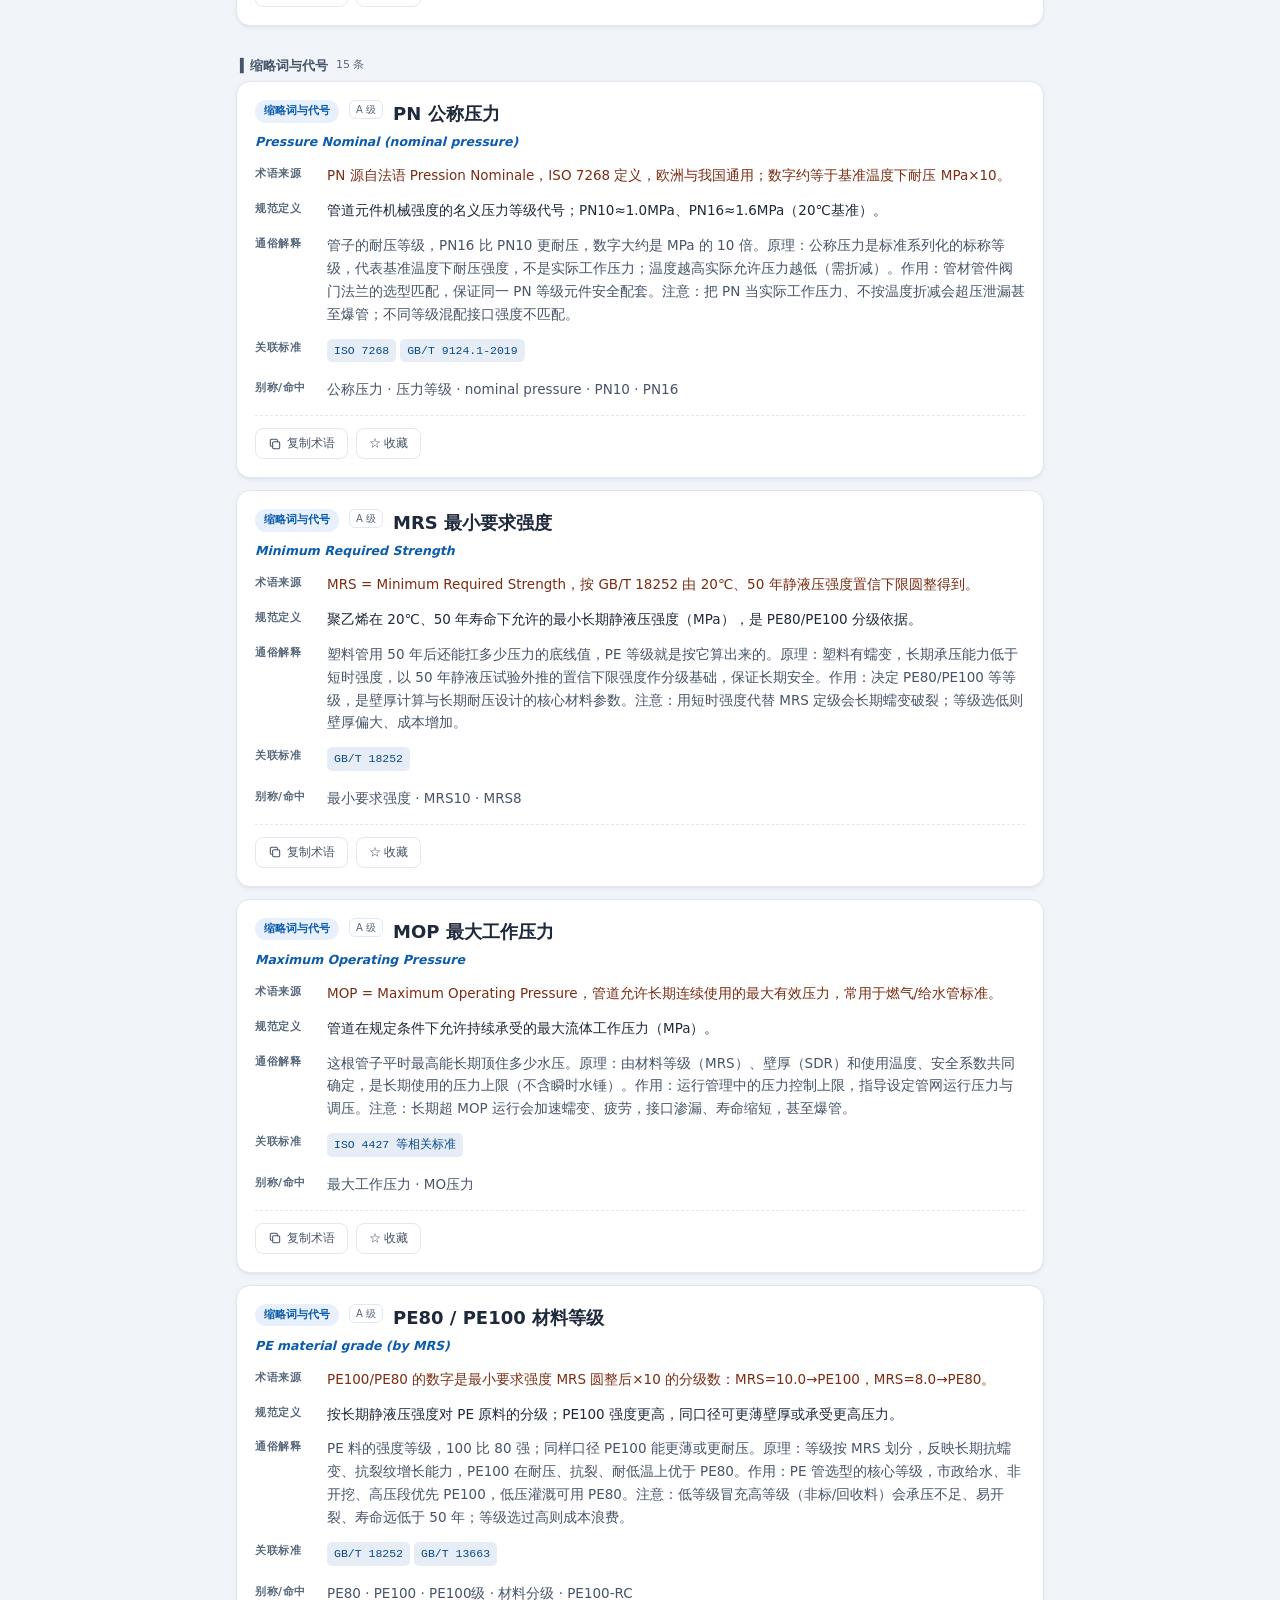
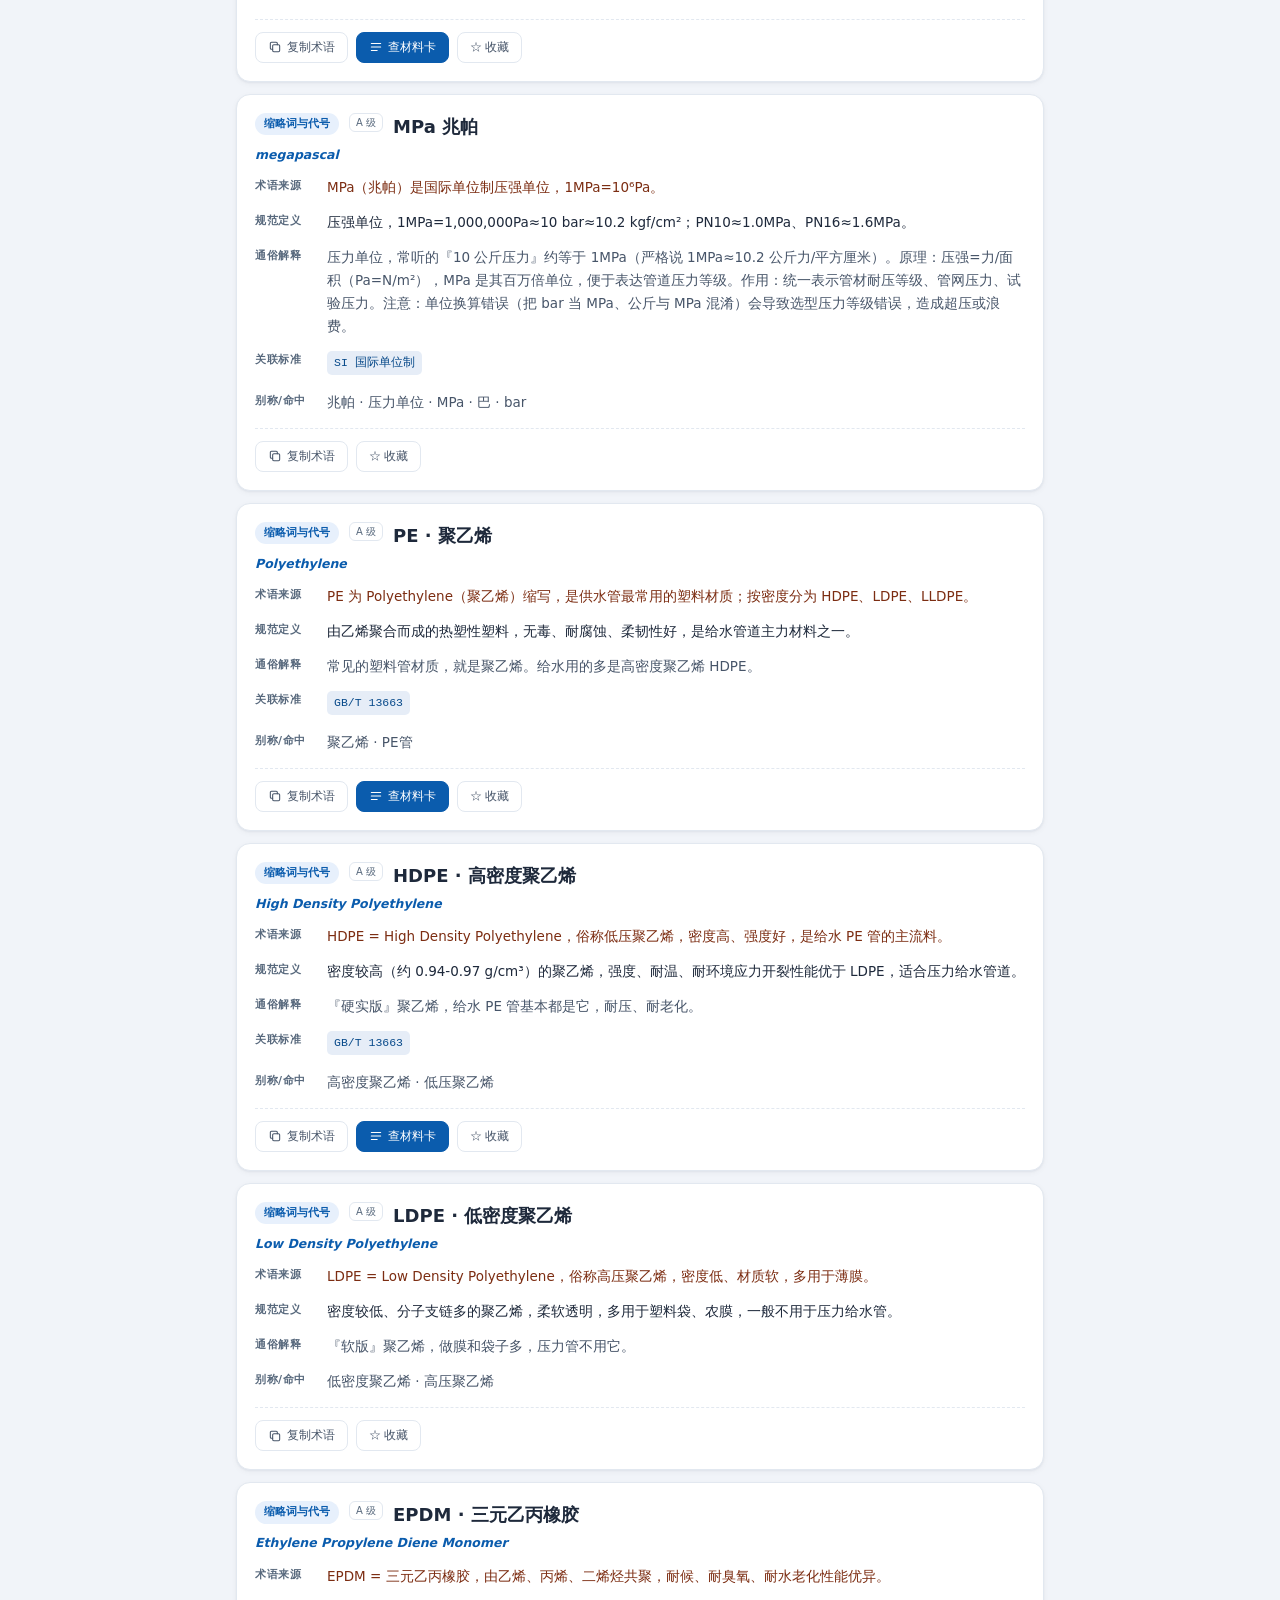
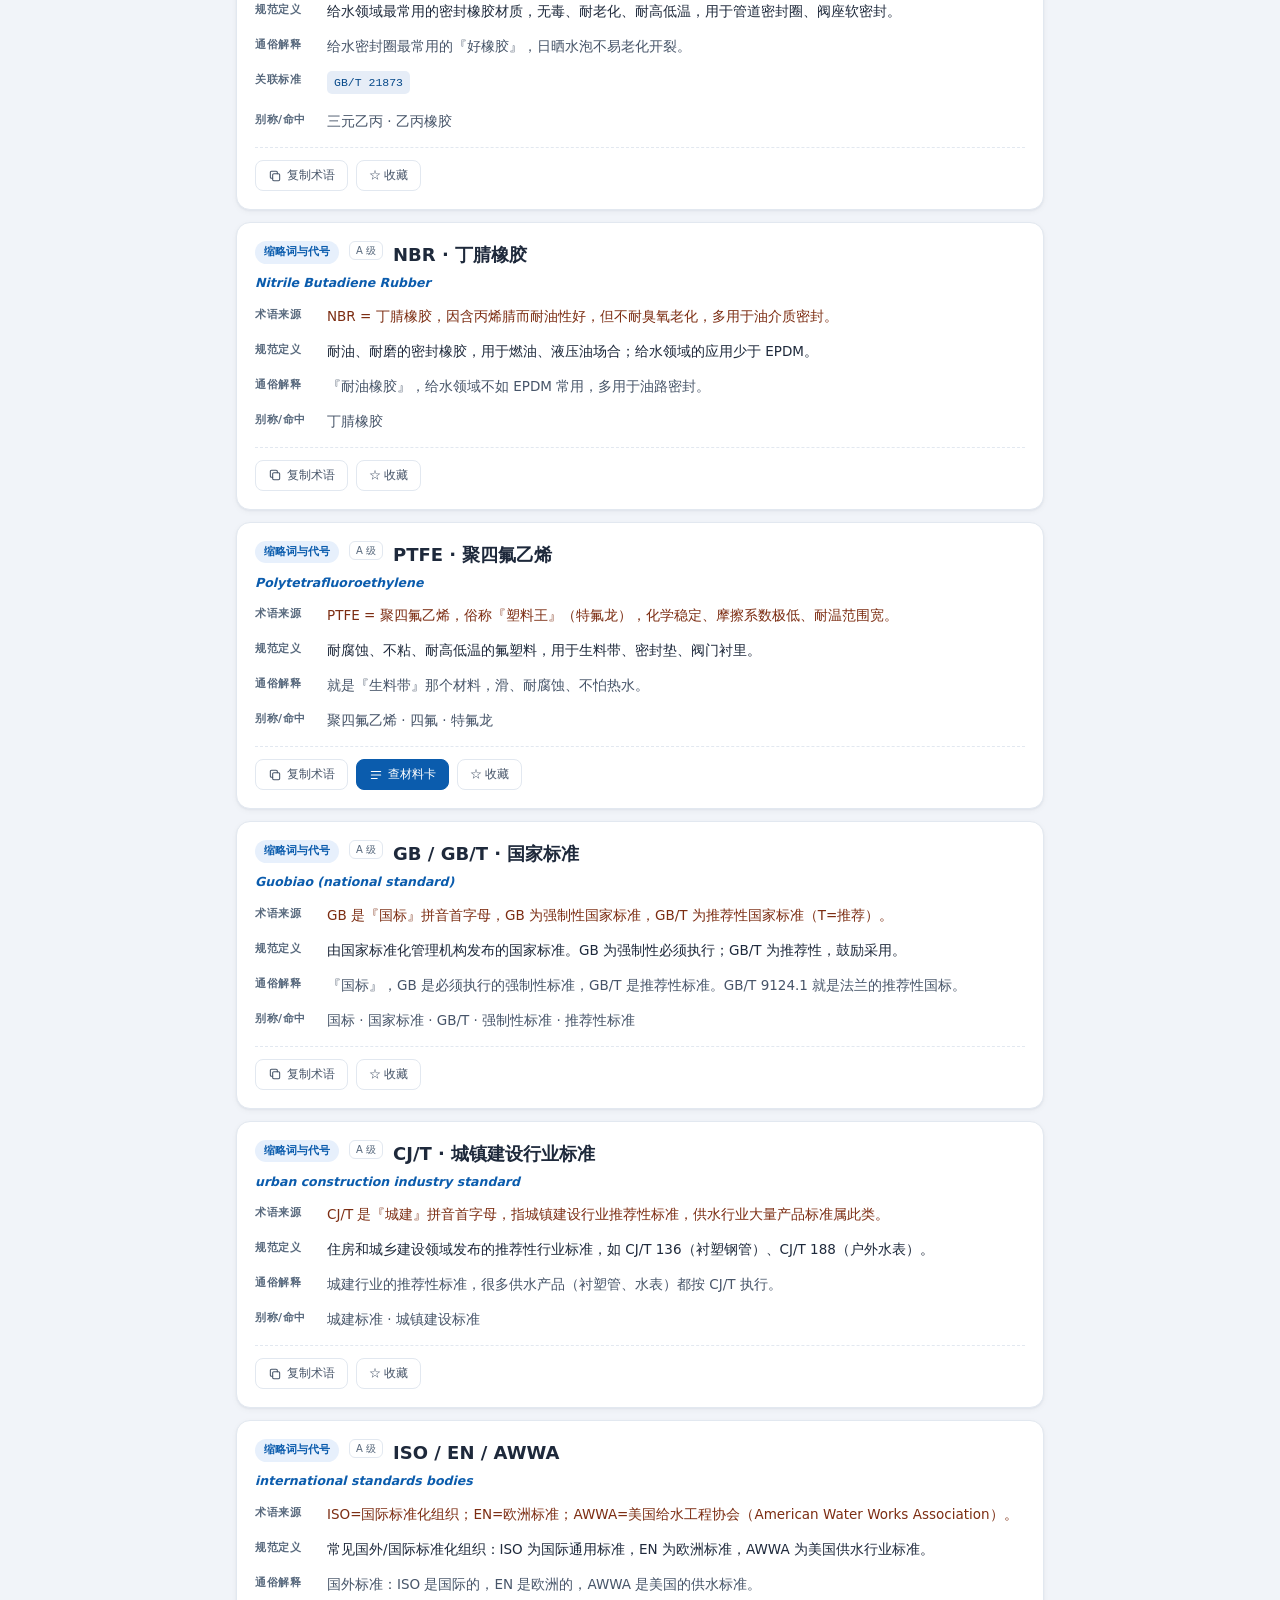
<file: term.html>
<!DOCTYPE html>
<html lang="zh-CN">
<head>
<meta charset="UTF-8">
<meta name="viewport" content="width=device-width, initial-scale=1.0, viewport-fit=cover">
<meta name="theme-color" content="#0B5CAD">
<link rel="icon" type="image/png" href="favicon.png">
<title>术语解释 · 供水学习平台</title>
<style>
/* ================================================================
   术语解释 · 视觉系统（沿用平台纯蓝主题令牌，与口径计算器/行话/法兰一致）
   ================================================================ */
:root{
  --brand:#0B5CAD; --brand-deep:#084A8A; --accent:#2E7BD6; --accent-soft:#E7F0FC;
  --paper:#F1F4F9; --surface:#FFFFFF; --raised:#E6EDF7; --sunken:#EDF3FB;
  --ink:#1E293B; --ink-2:#475569; --ink-3:#58697D;
  --line:#E2E8F0; --hair:#EEF2F7;
  --ok:#15803D; --warn:#B45309; --err:#DC2626;
  --gold-bg:#FDF6EC; --gold-line:#F0E0C6;
  --err-bg:#FDECEC; --ok-bg:#EAF6EE;
  --r-xs:6px; --r-sm:10px; --r-md:14px; --r-lg:20px;
  --sh-1:0 1px 2px rgba(16,32,58,.05),0 2px 6px rgba(16,32,58,.04),inset 0 1px 0 rgba(255,255,255,.7);
  --sh-2:0 2px 4px rgba(16,32,58,.06),0 8px 18px rgba(16,32,58,.08),inset 0 1px 0 rgba(255,255,255,.75);
  --sh-3:0 4px 8px rgba(16,32,58,.08),0 16px 36px rgba(16,32,58,.12),inset 0 1px 0 rgba(255,255,255,.8);
  --ease:cubic-bezier(.4,0,.2,1);
  --fs-cap:12px; --fs-body:14px; --fs-sub:16px; --fs-title:18px;
}
*{box-sizing:border-box;margin:0;padding:0;-webkit-tap-highlight-color:transparent}
[hidden]{display:none!important}
:focus-visible{outline:2px solid var(--accent);outline-offset:2px;border-radius:6px}
html{background:var(--paper)}
body{font-family:-apple-system,BlinkMacSystemFont,"PingFang SC","Microsoft YaHei",system-ui,sans-serif;
  color:var(--ink);background:var(--paper);line-height:1.5;font-size:var(--fs-body);
  font-variant-numeric:tabular-nums;-webkit-font-smoothing:antialiased;
  padding:0 0 env(safe-area-inset-bottom)}

.wrap{max-width:840px;margin:0 auto;padding:20px 16px 40px}

/* 头部 */
.app-head{display:flex;align-items:center;gap:12px;padding:6px 2px 18px}
.app-logo{width:44px;height:44px;border-radius:13px;flex:0 0 auto;display:grid;place-items:center;
  background:linear-gradient(145deg,var(--accent),var(--brand-deep));color:#fff;box-shadow:var(--sh-2)}
.app-logo svg{width:26px;height:26px}
.app-title{font-size:20px;font-weight:800;letter-spacing:.5px}
.app-sub{font-size:12px;color:var(--ink-3);margin-top:2px}
.ver-badge{margin-left:auto;font-size:11px;color:var(--ink-3);background:var(--surface);
  border:1px solid var(--line);border-radius:20px;padding:5px 11px;white-space:nowrap;box-shadow:var(--sh-1)}

/* 搜索 */
.search-card{background:var(--surface);border:1px solid var(--line);border-radius:var(--r-lg);
  padding:16px;box-shadow:var(--sh-2);position:sticky;top:0;z-index:20}
.search-row{display:flex;align-items:center;gap:10px;background:var(--sunken);
  border:1.5px solid transparent;border-radius:var(--r-md);padding:0 14px;height:50px;transition:.2s var(--ease)}
.search-row:focus-within{border-color:var(--accent);background:var(--surface);box-shadow:0 0 0 4px var(--accent-soft)}
.search-row svg{width:20px;height:20px;color:var(--brand);flex:0 0 auto}
#sInput{flex:1;min-width:0;border:0;background:transparent;outline:0;font-size:16px;color:var(--ink)}
#sInput::placeholder{color:var(--ink-3)}
#sInput::-webkit-search-cancel-button,#sInput::-webkit-search-decoration{-webkit-appearance:none;appearance:none;display:none}
.clear-btn{border:0;background:var(--raised);color:var(--ink-2);border-radius:50%;
  width:26px;height:26px;flex:0 0 auto;cursor:pointer;display:grid;place-items:center;font-size:15px}
.hot-row{display:flex;flex-wrap:wrap;gap:8px;margin-top:12px;align-items:center}
.hot-label{font-size:12px;color:var(--ink-3)}
.chip{border:1px solid var(--line);background:var(--surface);color:var(--ink-2);
  border-radius:20px;padding:6px 13px;font-size:13px;cursor:pointer;transition:.15s var(--ease);white-space:nowrap}
.chip:hover{border-color:var(--accent);color:var(--brand);background:var(--accent-soft)}
.chip:active{transform:scale(.96)}
.chip.on{background:var(--brand);color:#fff;border-color:var(--brand)}

/* 分类筛选条 */
.cat-bar{display:flex;gap:7px;flex-wrap:wrap;margin-top:12px;padding-top:12px;border-top:1px dashed var(--line)}
.cat-bar .chip{padding:5px 11px;font-size:12px}

/* 统计 */
.result-meta{display:flex;align-items:center;gap:8px;padding:20px 4px 12px;font-size:13px;color:var(--ink-3)}
.result-meta b{color:var(--brand);font-size:15px}
.meta-line{flex:1;height:1px;background:var(--line)}

/* 易混对照卡 */
.confuse-card{background:linear-gradient(160deg,#FFFBF3,var(--gold-bg));border:1.5px solid var(--gold-line);
  border-radius:var(--r-md);padding:16px;margin-bottom:18px;box-shadow:var(--sh-1)}
.confuse-title{display:flex;align-items:center;gap:8px;font-weight:800;color:var(--warn);font-size:14px;margin-bottom:12px}
.confuse-title svg{width:18px;height:18px}
.confuse-grid{display:grid;grid-template-columns:1fr auto 1fr;gap:10px;align-items:center}
.confuse-side{background:var(--surface);border:1px solid var(--gold-line);border-radius:var(--r-sm);padding:12px;text-align:center}
.confuse-side .nm{font-weight:800;color:var(--ink);font-size:15px}
.confuse-side .fn{font-size:12px;color:var(--ink-2);margin-top:4px}
.confuse-vs{font-size:12px;font-weight:800;color:var(--err);background:var(--err-bg);
  border-radius:20px;padding:4px 8px;white-space:nowrap}
.confuse-warn{margin-top:12px;font-size:13px;color:#7c2d12;line-height:1.6;
  border-top:1px dashed var(--gold-line);padding-top:10px}

/* 词条卡 */
.entry{background:var(--surface);border:1px solid var(--line);border-radius:var(--r-md);
  padding:18px;margin-bottom:12px;box-shadow:var(--sh-1);transition:box-shadow .2s var(--ease)}
.entry:hover{box-shadow:var(--sh-2)}
.entry.focus-hit{animation:focusPulse 1.8s var(--ease);border-color:var(--accent)}
@keyframes focusPulse{
  0%{box-shadow:0 0 0 0 rgba(46,123,214,.55),var(--sh-2);background:var(--accent-soft)}
  45%{box-shadow:0 0 0 7px rgba(46,123,214,0),var(--sh-2);background:var(--accent-soft)}
  100%{box-shadow:var(--sh-1);background:var(--surface)}
}
@media(prefers-reduced-motion:reduce){.entry.focus-hit{animation:none;background:var(--accent-soft);box-shadow:0 0 0 2px var(--accent)}}
.entry-top{display:flex;align-items:flex-start;gap:10px;flex-wrap:wrap}
.cat-tag{font-size:11px;font-weight:700;padding:3px 9px;border-radius:20px;white-space:nowrap;flex:0 0 auto;
  background:var(--accent-soft);color:var(--brand)}
.cat-tag[data-c="缩写代号"]{background:#E7F0FC;color:#0B5CAD}
.cat-tag[data-c="标准体系"]{background:#EDE9FE;color:#6D28D9}
.cat-tag[data-c="平台功能"]{background:#DCFCE7;color:#15803D}
.lv-tag{font-size:10px;color:var(--ink-3);border:1px solid var(--line);border-radius:6px;padding:1px 6px;flex:0 0 auto}
.t-name{font-size:18px;font-weight:800;color:var(--ink);flex:1;min-width:0}
.t-en{font-size:12.5px;color:var(--brand);font-style:italic;margin-top:6px;font-weight:600}

/* 术语字段行 */
.field{display:flex;gap:10px;margin-top:12px;align-items:flex-start}
.field-k{font-size:11px;font-weight:700;color:var(--ink-3);flex:0 0 62px;
  padding-top:2px;letter-spacing:.5px}
.field-v{font-size:13.5px;color:var(--ink-2);line-height:1.7;flex:1;min-width:0}
.field.origin .field-v{color:#7c2d12}
.field.def .field-v{color:var(--ink)}
.field.plain .field-v{color:var(--ink-2)}
.std-line{display:inline-block;font-family:ui-monospace,SFMono-Regular,Menlo,monospace;font-size:11.5px;
  background:var(--raised);color:var(--brand-deep);border-radius:5px;padding:2px 7px;margin:0 4px 4px 0}

.entry-foot{display:flex;gap:8px;margin-top:14px;flex-wrap:wrap;align-items:center;
  padding-top:12px;border-top:1px dashed var(--line)}
.mini-btn{border:1px solid var(--line);background:var(--surface);color:var(--ink-2);border-radius:8px;
  padding:6px 12px;font-size:12px;cursor:pointer;display:inline-flex;align-items:center;gap:5px;transition:.15s var(--ease)}
.mini-btn:hover{border-color:var(--accent);color:var(--brand)}
.mini-btn:active{transform:scale(.96)}
.mini-btn svg{width:14px;height:14px}
.mini-btn.primary{background:var(--brand);color:#fff;border-color:var(--brand)}
.mini-btn.primary:hover{background:var(--brand-deep);color:#fff}
.star.on{color:var(--warn);border-color:var(--warn)}
.hl{background:#FFF2B8;color:inherit;border-radius:3px;padding:0 1px}

/* 空态 */
.empty{text-align:center;padding:50px 20px;color:var(--ink-3)}
.empty svg{width:52px;height:52px;color:var(--line);margin-bottom:14px}
.empty p{font-size:15px;margin-bottom:16px}
.empty .chip{margin:3px}

/* 分类浏览标题 */
.browse-head{font-size:13px;font-weight:700;color:var(--ink-2);padding:18px 4px 6px;display:flex;align-items:center;gap:8px}
.browse-head .bh-count{font-size:11px;color:var(--ink-3);font-weight:400}

/* 页脚 */
.foot-note{margin-top:24px;padding:14px 16px;background:var(--surface);border:1px solid var(--line);
  border-radius:var(--r-md);font-size:12px;color:var(--ink-3);line-height:1.7}
.foot-note b{color:var(--ink-2)}

/* Toast */
.toast{position:fixed;left:50%;bottom:32px;transform:translateX(-50%) translateY(20px);
  background:#1E293B;color:#fff;padding:11px 22px;border-radius:24px;font-size:14px;
  box-shadow:var(--sh-3);opacity:0;pointer-events:none;transition:.25s var(--ease);z-index:99;white-space:nowrap}
.toast.show{opacity:1;transform:translateX(-50%) translateY(0)}

/* 移动端：搜索区取消吸顶，随内容滚走，避免下滑时一大块搜索框遮挡词条正文 */
@media(max-width:640px){
  .search-card{position:static;top:auto;z-index:auto}
}
@media(max-width:480px){
  .wrap{padding:14px 12px 32px}
  .app-title{font-size:18px}
  .ver-badge{display:none}
  .search-card{padding:13px}
  .confuse-grid{grid-template-columns:1fr;gap:7px}
  .confuse-vs{justify-self:center}
  .t-name{font-size:16px}
  .field{flex-direction:column;gap:2px}
  .field-k{flex:none}
}
@media(prefers-color-scheme:dark){
  :root{--paper:#0F1623;--surface:#16202F;--raised:#1E2A3B;--sunken:#121B29;
    --ink:#E6EDF6;--ink-2:#B4C1D2;--ink-3:#8695AA;--line:#263349;--hair:#1F2A3B;
    --accent-soft:#16304F;--gold-bg:#2A2216;--gold-line:#4A3B22}
  .confuse-card{background:linear-gradient(160deg,#2A2216,var(--gold-bg))}
  .confuse-warn{color:#F0C987}
  .confuse-side{background:var(--surface)}
  .field.origin .field-v{color:#F0C987}
  .cat-tag[data-c="缩写代号"]{background:#16304F;color:#8FC0F5}
  .hl{background:#5A4E1E;color:#FFF}
}
@media print{
  .search-card,.clear-btn,#emptyState,.mini-btn,.toast,.ver-badge,.cat-bar{display:none!important}
  body{background:#fff!important;color:#000!important}
  .wrap{max-width:none;padding:0}
  .entry,.confuse-card,.foot-note{box-shadow:none;border:1px solid #ccc;break-inside:avoid}
  .confuse-card{background:#fff!important}
  .confuse-warn{color:#7c2d12!important}
  .field.origin .field-v{color:#7c2d12!important}
  .cat-tag,.lv-tag{border:1px solid #999}
}

/* ===== v2.26.63 全面禁止移动端聚焦输入自动放大页面 =====
   iOS Safari 规则：input/textarea/select 的 computed font-size < 16px 时，
   聚焦会自动放大整页且卸载后不还原。所有可输入控件在移动端钳到 16px。 */
@media (max-width: 768px){
  input,textarea,select{font-size:16px!important}
}
</style>
</head>
<body>
<main class="wrap">
  <header class="app-head">
    <div class="app-logo" aria-hidden="true">
      <svg viewBox="0 0 24 24" fill="none" stroke="currentColor" stroke-width="1.7" stroke-linecap="round" stroke-linejoin="round">
        <path d="M4 5.5A2.5 2.5 0 0 1 6.5 3H20v16H6.5A2.5 2.5 0 0 0 4 21.5z"/>
        <path d="M4 5.5v16A2.5 2.5 0 0 1 6.5 19H20"/>
        <path d="M8 8h8M8 11.5h6"/>
      </svg>
    </div>
    <div>
      <h1 class="app-title">术语解释</h1>
      <div class="app-sub">术语来源 · 标准定义 · 通俗解释 · 一线速查</div>
    </div>
    <span class="ver-badge" id="verBadge">数据 v—</span>
  </header>

  <div class="search-card">
    <div class="search-row">
      <svg viewBox="0 0 24 24" fill="none" stroke="currentColor" stroke-width="1.8" stroke-linecap="round"><circle cx="10.8" cy="10.8" r="6.8"/><path d="M20 20l-4.2-4.2"/></svg>
      <input id="sInput" type="search" autocomplete="off" placeholder="输入术语、缩写或英文，如：应力 / 圆度 / 干膜 / SDR" aria-label="搜索术语">
      <button class="clear-btn" id="clearBtn" aria-label="清空" hidden>✕</button>
    </div>
    <div class="hot-row" id="hotRow">
      <span class="hot-label">热门：</span>
    </div>
    <div class="cat-bar" id="catBar"></div>
  </div>

  <div class="result-meta" id="meta" hidden>
    <span>找到 <b id="cnt">0</b> 条术语</span>
    <span class="meta-line"></span>
  </div>
  <div id="confuseZone"></div>
  <div id="results"></div>
  <div class="empty" id="emptyState" hidden>
    <svg viewBox="0 0 24 24" fill="none" stroke="currentColor" stroke-width="1.4"><circle cx="10.8" cy="10.8" r="6.8"/><path d="M20 20l-4.2-4.2"/></svg>
    <p>没找到这条术语。试试这些常见词：</p>
    <div id="emptyChips"></div>
  </div>

  <div class="foot-note">
    <b>数据说明：</b>术语来源与标准定义依据现行标准（GB/T 1182、GB/T 13663、GB/T 9124.1-2019、ISO 12944 等）与权威资料交叉核准；通俗解释按「是什么→原理→有什么用→不达标后果」组织，为一线白话，仅作理解辅助。<br>
    <b>免责：</b><span id="statusText"></span>。工程应用<b>以标准文本、设计文件与材料实物为准</b>。<br>
    <b>全局生效：</b>本词库为唯一数据源——课程正文、材料卡完整说明中的可点虚线术语，均出自本表；点开即见释义，可回到此页看完整词条。
  </div>
</main>

<div class="toast" id="toast" role="status" aria-live="polite"></div>

<script src="./static/term-data.js"></script>
<script>
(function(){
  "use strict";
  var D=window.TERM_DICT;
  if(!D){document.getElementById("results").innerHTML='<div class="empty">数据文件未加载，请检查网络后重试。</div>';return;}
  document.getElementById("verBadge").textContent="数据 v"+D.version;
  document.getElementById("statusText").textContent=D.status;
  var norm=D.norm;
  var HOT=["应力","圆度","水锤","干膜","SDR","公差"];
  var byId={};D.entries.forEach(function(e){byId[e.id]=e;});
  var favorites=loadLS("term_fav",[]);
  var toastTimer=null;
  var activeCat="全部";

  function loadLS(k,d){try{var v=JSON.parse(localStorage.getItem(k));return Array.isArray(v)?v:d;}catch(e){return d;}}
  function saveLS(k,v){try{localStorage.setItem(k,JSON.stringify(v));}catch(e){}}
  function esc(s){return String(s==null?"":s).replace(/[&<>"']/g,function(c){return {"&":"&amp;","<":"&lt;",">":"&gt;",'"':"&quot;","'":"&#39;"}[c];});}
  function hl(text,q){
    var t=String(text);if(!q)return esc(t);
    var nq=norm(q);if(!nq)return esc(t);
    var lt=t.toLowerCase();
    var map=[];for(var i=0;i<lt.length;i++){if(!/\s/.test(lt[i]))map.push(i);}
    var tl=map.map(function(idx){return lt[idx];}).join("");
    var at=tl.indexOf(nq);
    if(at<0||at>=map.length)return esc(t);
    var start=map[at];
    var lastAt=at+nq.length-1;
    var end=(lastAt<map.length?map[lastAt]:t.length-1)+1;
    return esc(t.slice(0,start))+'<mark class="hl">'+esc(t.slice(start,end))+'</mark>'+esc(t.slice(end));
  }
  function toast(msg){
    var el=document.getElementById("toast");el.textContent=msg;el.classList.add("show");
    clearTimeout(toastTimer);toastTimer=setTimeout(function(){el.classList.remove("show");},1800);
  }
  function matchEntry(e,q){
    if(!q)return true;
    var hay=[e.t,e.en,e.origin,e.def,e.plain,e.std,e.cat].concat(e.aliases||[]).map(norm).join("|");
    return hay.indexOf(norm(q))>=0;
  }

  /* 热门词 */
  var hotRow=document.getElementById("hotRow");
  HOT.forEach(function(w){var b=document.createElement("button");b.type="button";b.className="chip";b.textContent=w;
    b.addEventListener("click",function(){input.value=w;onInput();});hotRow.appendChild(b);});

  /* 分类筛选条 */
  var catBar=document.getElementById("catBar");
  function buildCatBar(){
    catBar.innerHTML="";
    ["全部"].concat(D.cats).forEach(function(c){
      var n=c==="全部"?D.entries.length:D.entries.filter(function(e){return e.cat===c;}).length;
      var b=document.createElement("button");b.type="button";b.className="chip"+(activeCat===c?" on":"");
      b.textContent=c+" ("+n+")";b.setAttribute("aria-pressed",activeCat===c?"true":"false");
      b.addEventListener("click",function(){activeCat=c;input.value="";buildCatBar();onInput();});
      catBar.appendChild(b);
    });
  }

  var input=document.getElementById("sInput");
  var clearBtn=document.getElementById("clearBtn");
  var results=document.getElementById("results");
  var emptyState=document.getElementById("emptyState");
  var meta=document.getElementById("meta");
  var confuseZone=document.getElementById("confuseZone");

  function onInput(){
    var q=input.value.trim();
    clearBtn.hidden=!q;
    if(q) activeCat="全部";
    render(q);
  }
  input.addEventListener("input",onInput);
  input.addEventListener("keydown",function(e){if(e.key==="Escape"){input.value="";onInput();}});
  clearBtn.addEventListener("click",function(){input.value="";onInput();input.focus();});

  function renderHotEmptyChips(){
    var box=document.getElementById("emptyChips");box.innerHTML="";
    HOT.forEach(function(w){var b=document.createElement("button");b.type="button";b.className="chip";b.textContent=w;
      b.addEventListener("click",function(){input.value=w;onInput();});box.appendChild(b);});
  }

  function renderConfuse(matchedIds,q){
    confuseZone.innerHTML="";
    var shown={};
    D.confuseGroups.forEach(function(g){
      var isHit=g.ids.some(function(id){return matchedIds.indexOf(id)>=0;});
      if(!isHit)return;
      var key=g.ids.join("_");if(shown[key])return;shown[key]=1;
      var a=byId[g.ids[0]],b=byId[g.ids[1]];if(!a||!b)return;
      var div=document.createElement("div");div.className="confuse-card";
      div.innerHTML=
        '<div class="confuse-title"><svg viewBox="0 0 24 24" fill="none" stroke="currentColor" stroke-width="1.8" stroke-linecap="round" stroke-linejoin="round"><path d="M12 3.2 21.2 20H2.8z"/><path d="M12 9.5v4.8M12 17.3h.01"/></svg>'+esc(g.title)+'</div>'+
        '<div class="confuse-grid">'+
          '<div class="confuse-side"><div class="nm">'+esc(a.t)+'</div><div class="fn">'+esc(a.en)+'</div></div>'+
          '<div class="confuse-vs">≠ 易混</div>'+
          '<div class="confuse-side"><div class="nm">'+esc(b.t)+'</div><div class="fn">'+esc(b.en)+'</div></div>'+
        '</div>'+
        '<div class="confuse-warn">'+esc(g.warning)+'</div>';
      confuseZone.appendChild(div);
    });
  }

  function fieldRow(k,v,cls,q){
    if(!v)return "";
    return '<div class="field '+(cls||"")+'"><span class="field-k">'+k+'</span><span class="field-v">'+hl(v,q)+'</span></div>';
  }
  function entryHtml(e,q){
    var fav=favorites.indexOf(e.id)>=0;
    var stdHtml="";
    if(e.std){
      stdHtml='<div class="field"><span class="field-k">关联标准</span><span class="field-v">'+
        e.std.split(/[；;]/).filter(Boolean).map(function(s){return '<span class="std-line">'+esc(s.trim())+'</span>';}).join("")+'</span></div>';
    }
    var h='<article class="entry" data-id="'+esc(e.id)+'">';
    h+='<div class="entry-top">'+
       '<span class="cat-tag" data-c="'+esc(e.cat)+'">'+esc(e.cat)+'</span>'+
       '<span class="lv-tag">'+e.level+' 级</span>'+
       '<span class="t-name">'+hl(e.t,q)+'</span></div>';
    if(e.en) h+='<div class="t-en">'+hl(e.en,q)+'</div>';
    h+=fieldRow("术语来源",e.origin,"origin",q);
    h+=fieldRow("规范定义",e.def,"def",q);
    h+=fieldRow("通俗解释",e.plain,"plain",q);
    h+=stdHtml;
    if(e.aliases&&e.aliases.length) h+=fieldRow("别称/命中",e.aliases.join(" · "),"",q);
    h+='<div class="entry-foot">';
    h+='<button type="button" class="mini-btn" data-act="copy" data-text="'+esc(e.t)+'">'+
       '<svg viewBox="0 0 24 24" fill="none" stroke="currentColor" stroke-width="1.8" stroke-linecap="round" stroke-linejoin="round"><rect x="8" y="8" width="12" height="12" rx="2"/><path d="M16 8V6a2 2 0 0 0-2-2H6a2 2 0 0 0-2 2v8a2 2 0 0 0 2 2h2"/></svg>复制术语</button>';
    if(e.matKw){
      h+='<button type="button" class="mini-btn primary" data-act="mat" data-kw="'+esc(e.matKw)+'">'+
         '<svg viewBox="0 0 24 24" fill="none" stroke="currentColor" stroke-width="1.8" stroke-linecap="round" stroke-linejoin="round"><path d="M4 6h16M4 12h16M4 18h10"/></svg>查材料卡</button>';
    }
    h+='<button type="button" class="mini-btn star'+(fav?" on":"")+'" data-act="fav" data-id="'+esc(e.id)+'" aria-label="收藏">'+(fav?"★ 已收藏":"☆ 收藏")+'</button>';
    h+='</div></article>';
    return h;
  }

  function render(q){
    var list=D.entries.filter(function(e){
      var okQ=matchEntry(e,q);
      var okC=!q&&activeCat!=="全部"?e.cat===activeCat:true;
      return okQ&&okC;
    });
    results.innerHTML="";confuseZone.innerHTML="";
    if(!list.length){
      meta.hidden=true;emptyState.hidden=false;renderHotEmptyChips();buildCatBar();return;
    }
    emptyState.hidden=true;meta.hidden=false;buildCatBar();
    document.getElementById("cnt").textContent=list.length;
    var matchedIds=list.map(function(e){return e.id;});
    renderConfuse(matchedIds,q);
    if(!q&&activeCat==="全部"){
      D.cats.forEach(function(c){
        var grp=list.filter(function(e){return e.cat===c;});if(!grp.length)return;
        var hd=document.createElement("h2");hd.className="browse-head";
        hd.innerHTML='▍'+esc(c)+' <span class="bh-count">'+grp.length+' 条</span>';
        results.appendChild(hd);
        grp.forEach(function(e){results.insertAdjacentHTML("beforeend",entryHtml(e,q));});
      });
    }else{
      list.forEach(function(e){results.insertAdjacentHTML("beforeend",entryHtml(e,q));});
    }
  }

  results.addEventListener("click",function(ev){
    var b=ev.target.closest("[data-act]");if(!b)return;
    var act=b.dataset.act;
    if(act==="copy"){
      var txt=b.dataset.text||"";
      if(navigator.clipboard&&navigator.clipboard.writeText){navigator.clipboard.writeText(txt).then(function(){toast("已复制：" + txt);}).catch(function(){fallbackCopy(txt);});}
      else fallbackCopy(txt);
    }else if(act==="fav"){
      var id=b.dataset.id,i=favorites.indexOf(id);
      if(i>=0){favorites.splice(i,1);b.classList.remove("on");b.textContent="☆ 收藏";toast("已取消收藏");}
      else{favorites.push(id);b.classList.add("on");b.textContent="★ 已收藏";toast("已收藏");}
      saveLS("term_fav",favorites);
    }else if(act==="mat"){
      var kw=b.dataset.kw;
      try{window.parent.postMessage({type:"TERM_TO_MAT",kw:kw},"*");}catch(e){}
      toast("正在跳转到材料卡…");
    }
  });
  function fallbackCopy(txt){
    var ta=document.createElement("textarea");ta.value=txt;ta.style.position="fixed";ta.style.opacity="0";
    document.body.appendChild(ta);ta.select();try{document.execCommand("copy");toast("已复制");}catch(e){toast("复制失败，请手动选择");}
    document.body.removeChild(ta);
  }

  /* 从课程正文/材料卡气泡「完整词条 →」定位：父页 postMessage TERM_FOCUS。
     清筛选→重渲染→滚动居中→高亮脉冲→焦点可达（A11y：读屏能读到定位结果）。 */
  function focusTerm(tid){
    tid=String(tid||"");
    var target=byId[tid];
    if(!target){toast("暂未收录该词条，已显示全部术语");render("");return;}
    input.value="";clearBtn.hidden=true;activeCat="全部";   /* 保证目标一定在列表里 */
    render("");
    var node=null;
    var all=results.querySelectorAll(".entry");
    for(var i=0;i<all.length;i++){if(all[i].getAttribute("data-id")===tid){node=all[i];break;}}
    if(!node){toast("已定位到术语页，请手动查找");return;}
    node.scrollIntoView({behavior:"smooth",block:"center"});
    node.classList.remove("focus-hit");
    void node.offsetWidth;                                    /* 强制重排，保证连续定位能重放动画 */
    node.classList.add("focus-hit");
    var nameEl=node.querySelector(".t-name");
    if(nameEl){if(!nameEl.hasAttribute("tabindex"))nameEl.setAttribute("tabindex","-1");
      try{nameEl.focus({preventScroll:true});}catch(e){}}
    toast("已定位："+target.t.split(" · ")[0]);
  }
  window.addEventListener("message",function(ev){
    if(!ev||!ev.data||ev.data.type!=="TERM_FOCUS")return;
    focusTerm(ev.data.tid);
  });

  render("");
})();
</script>
<script>
/* 移动端手势锁定：与宿主平台同款口径——禁 iOS 捏合/双击缩放、多指手势、横滑返回；
   保留单指纵向滚动、点击、输入；放行表格/分类条等真实横向滚动容器，避免误伤功能。
   桌面浏览器不响应 touch/gesture 事件，Ctrl+/- 缩放不受影响。 */
(function(){
  "use strict";
  ["gesturestart","gesturechange","gestureend"].forEach(function(t){
    document.addEventListener(t,function(e){e.preventDefault();},{passive:false});
  });
  /* 多指触控一律拦截（缩放/多指手势） */
  document.addEventListener("touchmove",function(e){
    if(e.touches&&e.touches.length>1&&e.cancelable) e.preventDefault();
  },{passive:false});
  /* 从触点向上找可横向滚动祖先：放行真实横向滚动容器 */
  function scrollableX(el){
    while(el&&el.nodeType===1){
      var cs=getComputedStyle(el);
      if((cs.overflowX==="auto"||cs.overflowX==="scroll")&&el.scrollWidth>el.clientWidth+1) return true;
      if(el===document.documentElement) break;
      el=el.parentElement;
    }
    return false;
  }
  var sx=0,sy=0;
  document.addEventListener("touchstart",function(e){
    if(!e.touches||e.touches.length!==1) return;
    sx=e.touches[0].clientX; sy=e.touches[0].clientY;
  },{passive:true});
  document.addEventListener("touchmove",function(e){
    if(!e.touches||e.touches.length!==1||!e.cancelable) return;
    if(scrollableX(e.target)) return;   /* 表格/分类条等横向滚动放行 */
    var dx=e.touches[0].clientX-sx, dy=e.touches[0].clientY-sy;
    if(Math.abs(dx)>8&&Math.abs(dx)>Math.abs(dy)) e.preventDefault();
  },{passive:false});
})();
</script>
</body>
</html>
</file>
<file: static/app.a73abab08c.css>
:root{
  /* MAT_ROOT_VARS_START */
  /* ⚠ 生成区｜mat_inline.py ← materials.html 的 :root 变量 · 请勿手改，请改 materials.html */
  /* ===== B3 · 主色板 --t-* + 语义层 --s-*（与 theme_p1.css 单源一致） =====
       2026-11-19 删除兼容层：materials.html 独立打开与内联进 index.html 均使用同一套语义变量。
       状态色三色化：成功绿 #15803D / 警告琥珀 #B45309 / 危险红 #DC2626（均达 WCAG AA）。 */
    --t-paper:#F1F4F9; --t-surface:#FFFFFF; --t-raised:#E6EDF7; --t-sunken:#EDF3FB;
    --t-brand:#0B5CAD; --t-brand-deep:#084A8A; --t-accent:#2E7BD6; --t-accent-soft:#E7F0FC;
    --t-ink:#1E293B; --t-ink-2:#475569; --t-ink-3:#64748B;
    --t-line:#E2E8F0; --t-hair:#EEF2F7; --t-on-brand:#FFFFFF;
    --t-ok:#15803D; --t-warn:#B45309; --t-danger:#DC2626; --t-sidebar:#0A1628;
    --s-paper:var(--t-paper); --s-surface:var(--t-surface);
    --s-raised:var(--t-raised); --s-sunken:var(--t-sunken);
    --s-brand:var(--t-brand); --s-brand-deep:var(--t-brand-deep);
    --s-accent:var(--t-accent); --s-accent-soft:var(--t-accent-soft);
    --s-ink:var(--t-ink); --s-ink-2:var(--t-ink-2); --s-ink-3:var(--t-ink-3);
    --s-line:var(--t-line); --s-hair:var(--t-hair); --s-on-brand:var(--t-on-brand);
    --s-ok:var(--t-ok); --s-warn:var(--t-warn); --s-danger:var(--t-danger);
    --s-sidebar:var(--t-sidebar);
    --glass-bg:linear-gradient(135deg,rgba(255,255,255,.72),rgba(230,237,247,.5));
    --glass-brd:rgba(226,232,240,.9);
    --glass-shadow:0 1px 2px rgba(16,32,58,.05),inset 0 1px 0 rgba(255,255,255,.6);
    /* ===== B2：5 级层级 Token（与 OverlayManager 运行时层级表一致；B3 收口为静态规范） ===== */
    --z-base:1; --z-sticky:20; --z-overlay:60; --z-modal:70; --z-toast:90;
    /* ===== B2：基础圆角 Token（P2-16 关闭/菜单按钮统一） ===== */
    --r-sm:10px;

    /* ===== B3 · 设计语言 Token（单源：由 mat_inline.py 合并进 index.html 的 :root） ===== */
    /* Type Scale 6 级：clamp 让极窄屏回落到 10px，保住 B1 的 ≤360px 导航防裁切；
       正文 --fs-3 移动 13px / 桌面 14px，--fs-4 固定 16px 防 iOS 聚焦缩放 */
    --fs-1:clamp(10px,2.9vw,12px);
    --fs-2:clamp(12px,3.2vw,13px);
    --fs-3:clamp(13px,3.6vw,14px);
    --fs-4:16px;
    --fs-5:clamp(18px,4.8vw,20px);
    --fs-6:clamp(28px,3.2vw,46px);
    /* 字重 3 档（禁用 800 假粗体） */
    --fw-r:400; --fw-m:600; --fw-b:700;
    /* 行高 3 档（无单位） */
    --lh-tight:1.3; --lh-head:1.35; --lh-body:1.6;
    /* 圆角 4 级 + 胶囊（与 B2 的 --r-sm 同族） */
    --r-xs:6px; --r-md:14px; --r-lg:20px; --r-pill:999px;
    /* 字族三段（西 / 中 / 数字） */
    --font-sans:system-ui,-apple-system,"Segoe UI","Noto Sans CJK SC","PingFang SC","Microsoft YaHei",sans-serif;
    --font-num:ui-monospace,"SF Mono","Roboto Mono",Consolas,monospace;
    /* 色板已在顶部 --t-* 与 --s-* 统一定义（B3 删除兼容层，消除三套变量打架） */
    /* 版心与页边距（clamp 消除 860px 断点的 22→16 横向跳动） */
    --page-gutter:clamp(16px,2.2vw,22px);
    --content-max:1080px;
    /* B8 · 移动端说明面正文字号（单源，由 mat_inline.py 合并进 index.html :root） */
    --fs-body:clamp(14px,3.9vw,15px);
    /* ===== v2.8.18 · B1 语义字号层（UI 清单 §8.1；与 --fs-1..6 并存，组件逐批迁移） ===== */
    --fs-caption:12px;                 /* 角标、编号、时间戳（不承载句子） */
    --fs-meta:13px;                    /* 标签、面包屑、辅助说明、按钮 */
    --fs-body-sm:15px;                 /* 卡片描述、表格行、次要正文 */
    --fs-body:16px;                    /* 覆盖上方 clamp：全站正文单一真值 */
    --fs-h3:18px;                      /* 系统讲授块标题 */
    --fs-h2:20px;                      /* 步骤标题 .cv-h、卡片标题 */
    --fs-h1:clamp(22px,6vw,26px);      /* 课程大标题 */
    --sp-1:4px; --sp-2:8px; --sp-3:12px; --sp-4:16px; --sp-6:24px; --sp-8:32px;
    --text-disabled:#94A3B8;           /* 禁用态专用（非色值打架变量，B3 保留） */
    --tap-min:44px;

    /* ===== 保留的字体族令牌（仍在引用，非色值） ===== */
    --bp-serif:"Noto Serif CJK SC","Songti SC","STSong",Georgia,serif;
    --bp-sans:"Noto Sans CJK SC","PingFang SC",system-ui,-apple-system,"Microsoft YaHei",sans-serif;
    --bp-mono:ui-monospace,"SF Mono","Roboto Mono",Consolas,monospace;
    /* 夜航主题（可选，data-theme="night"） */
    --bp-night-bg:#10161A; --bp-night-surface:#182127;
    --bp-night-ink:#EDF1EF; --bp-night-ink2:#8C9A96;
    --bp-night-line:#2C3A3F; --bp-night-accent:#4FBFAE;
  /* MAT_ROOT_VARS_END */





  

  

  

  

  

  

  

  

  

  

  

  

  

  

  

  

  

  

  

  

  

  

  

  

  

  

  

  

  

  

  

  

  

  

  

  

  

  

  

  

  

  

  

  

  

  

  

  

  

  

  

  

  

  

  

  

    /* B3：变量收敛为单源，见上方 MAT_ROOT_VARS 生成区；后定义覆盖已移除 */
  }
  *{box-sizing:border-box;margin:0;padding:0}
  html,body{height:100%}
  html{ -webkit-text-size-adjust:auto; }
  body{font-family:var(--font-sans);color:var(--s-ink);line-height:var(--lh-body);
    background:linear-gradient(180deg,#f8f9fb,#f4f6f9 55%,#eef1f5);
    touch-action:manipulation; -ms-touch-action:manipulation; overscroll-behavior:none;}
  a{color:inherit;text-decoration:none}

  /* —— 布局：侧栏 + 主区 —— */
  .app{display:flex;height:100vh;overflow:hidden}
  .sidebar{width:236px;flex:0 0 236px;position:sticky;top:0;height:100vh;color:#fff;display:flex;flex-direction:column;
    background:linear-gradient(165deg,#262a34,#16181d 60%,#1b1f27);overflow:hidden}
  .sidebar::before{content:"";position:absolute;inset:0;pointer-events:none;
    background:radial-gradient(420px 200px at 20% -8%,rgba(255,255,255,.14),transparent 60%),
      linear-gradient(180deg,rgba(255,255,255,.08),transparent 40%)}
  .brand{display:flex;align-items:center;gap:11px;padding:20px 18px 16px;position:relative;z-index:1}
  .brand .logo{width:36px;height:36px;border-radius:11px;display:flex;align-items:center;justify-content:center;
    background:linear-gradient(135deg,#1E7BE0,#0B5CAD);box-shadow:0 6px 18px rgba(11,92,173,.45);overflow:hidden}
  .brand .logo svg{width:30px;height:30px;color:#fff;display:block}
  .brand b{font-size:var(--fs-4);font-weight:var(--fw-b);letter-spacing:.5px;display:block}
  .brand span{font-size:var(--fs-1);opacity:.6;letter-spacing:.4px}
  .nav{padding:6px 12px;flex:1;overflow-y:auto;position:relative;z-index:1}
  .nav .grp{font-size:var(--fs-1);letter-spacing:1.2px;color:rgba(255,255,255,.4);padding:14px 10px 7px}
  .navitem{display:flex;align-items:center;gap:11px;padding:10px 12px;border-radius:var(--r-sm);cursor:pointer;
    color:rgba(255,255,255,.78);font-size:var(--fs-3);font-weight:var(--fw-m);transition:.18s;position:relative}
  .navitem svg{width:19px;height:19px;flex:0 0 19px;opacity:.85}
  .navitem .tag{margin-left:auto;font-size:var(--fs-1);font-weight:var(--fw-b);padding:2px 7px;border-radius:var(--r-pill);letter-spacing:.3px}
  .tag.live{background:rgba(31,157,107,.22);color:#7ee2b0}
  .tag.plan{background:rgba(217,137,43,.2);color:#f0c081}
  .navitem:hover{background:rgba(255,255,255,.07);color:#fff}
  .navitem.active{background:rgba(59,130,246,.22);color:#fff;box-shadow:inset 0 0 0 1px rgba(120,170,255,.4)}
  .navitem.active::before{content:"";position:absolute;left:-12px;top:9px;bottom:9px;width:3px;border-radius:var(--r-xs);background:#5b9bff}
  .side-foot{padding:14px 18px;font-size:var(--fs-1);color:rgba(255,255,255,.45);position:relative;z-index:1;border-top:1px solid rgba(255,255,255,.08)}

  /* —— 主区 —— */
  .main{flex:1;min-width:0;display:flex;flex-direction:column;height:100%;overflow:hidden}
  .topbar{position:sticky;top:0;z-index:30;display:flex;align-items:center;gap:14px;padding:14px 22px;
    background:rgba(248,250,252,.86);backdrop-filter:blur(12px);-webkit-backdrop-filter:blur(12px);
    border-bottom:1px solid rgba(22,24,29,.07)}
  .topbar .mtitle{font-size:var(--fs-5);font-weight:var(--fw-b);color:var(--s-ink)}
  .topbar .msub{font-size:var(--fs-2);color:var(--s-ink-2)}
  .topbar .spacer{flex:1}
  .pill{font-size:var(--fs-1);font-weight:var(--fw-b);padding:5px 11px;border-radius:var(--r-pill);border:1px solid var(--s-line);background:#fff;color:var(--s-ink-2)}
  .pill.ok{color:var(--s-ok);border-color:rgba(31,157,107,.4);background:rgba(31,157,107,.08)}
  .pill.warn{color:var(--s-warn);border-color:rgba(217,137,43,.4);background:rgba(217,137,43,.08)}
  .ver-chip{font-size:var(--fs-1);font-weight:var(--fw-b);letter-spacing:.3px;padding:5px 10px;border-radius:var(--r-pill);border:1px solid var(--s-line);
    background:#f3f5f8;color:var(--s-ink-2);white-space:nowrap}
  .ver-chip .bd{color:var(--s-ink-2)}
  /* B2 · P2-16：汉堡按钮唯一可聚焦控件，触点提升到 44×44 并统一 --r-sm */
  .menu-btn{display:none;width:44px;height:44px;min-width:44px;min-height:44px;padding:0;
    align-items:center;justify-content:center;border-radius:var(--r-sm);font-size:var(--fs-5);line-height:1}
  .menu-btn:active{transform:scale(.94)}

  .content{padding:22px;flex:1;display:flex;flex-direction:column;min-height:0}
  .module{display:none;overflow-y:auto;animation:fade .25s ease}
  .module.active{display:block}
  /* v2.24.6 容器包含块根治：fade 原含 translateY(6px)，动画窗口内会为
     fixed/sticky 的顶栏(.cv-bar)与底栏(.cv-foot)创建包含块，导致顶栏压系统状态栏、
     底栏掉到内容末尾下方露白。入场淡入去掉位移，改纯 opacity，零包含块风险。 */
  @keyframes fade{from{opacity:0}to{opacity:1}}

  /* 模块头部 */
  .mhead{display:flex;align-items:flex-end;justify-content:space-between;gap:16px;margin-bottom:18px;flex-wrap:wrap}
  .mhead h2{font-size:var(--fs-5);font-weight:var(--fw-b)}
  .mhead p{font-size:var(--fs-2);color:var(--s-ink-2);margin-top:5px;max-width:680px}
  /* 材料库模块：嵌入时去掉边框圆角（取消视觉限制框），纵向撑满中间区域 */
  /* 仅当前板块激活时才参与 flex 布局；非激活时必须回落到 .module{display:none}，否则其它板块会与材料库内容穿透叠加 */
  #m-materials.active{display:flex;flex-direction:column;flex:1;min-height:0;overflow:hidden}
  #mat-lib{flex:1;min-height:0;overflow:auto;-webkit-overflow-scrolling:touch}

  /* 沉浸式全屏：材料库模块时去掉顶部标题栏与底部说明，卡片区占满上下 */
  body.mat-full .topbar{display:none}
  /* 展开卡打开时隐藏侧栏/底部导航，内容零遮挡 */
  body.exp-open .sidebar{display:none}
  body.mat-full .content{padding:0 var(--page-gutter)}  /* B3 · P2-11 材料库沉浸式：边距由 --page-gutter 统一，移动端归零 */
  #m-materials .note{display:none}

  /* 卡片网格通用 */
  .grid{display:grid;grid-template-columns:repeat(auto-fill,minmax(250px,1fr));gap:14px}
  .ucard{background:#fff;border:1px solid var(--s-line);border-radius:var(--r-md);padding:16px 17px;box-shadow:0 4px 16px rgba(22,24,29,.05);
    cursor:pointer;transition:.18s;position:relative}
  .ucard:hover{transform:translateY(-2px);box-shadow:0 10px 26px rgba(22,24,29,.1);border-color:#cfd6df}
  .ucard .ic{width:40px;height:40px;border-radius:var(--r-sm);display:flex;align-items:center;justify-content:center;
    background:var(--s-surface);color:var(--s-ink-2);margin-bottom:11px}
  .ucard .ic svg{width:21px;height:21px}
  .ucard h3{font-size:var(--fs-4);font-weight:var(--fw-b);color:var(--s-ink)}
  .ucard .meta{font-size:var(--fs-1);color:var(--s-ink-2);margin-top:5px}
  .ucard .badge{position:absolute;top:13px;right:13px;font-size:var(--fs-1);font-weight:var(--fw-b);padding:3px 9px;border-radius:var(--r-pill)}
  .badge.req{background:rgba(217,137,43,.14);color:var(--s-warn)}
  .badge.opt{background:rgba(47,109,240,.12);color:var(--s-brand)}
  .ucard .prog{height:6px;border-radius:var(--r-xs);background:var(--s-surface);margin-top:12px;overflow:hidden}
  .ucard .prog i{display:block;height:100%;background:linear-gradient(90deg,#3b82f6,#1d4ed8);border-radius:var(--r-xs)}

  /* 课程列表面板 */
  .courses{margin-top:16px;display:none}
  .courses.show{display:block;animation:fade .2s ease}
  .backrow{font-size:var(--fs-2);color:var(--s-brand);font-weight:var(--fw-b);cursor:pointer;margin-bottom:12px;display:inline-flex;align-items:center;gap:6px}
  .clist{display:grid;grid-template-columns:repeat(auto-fill,minmax(280px,1fr));gap:12px}
  .course{background:#fff;border:1px solid var(--s-line);border-radius:var(--r-md);padding:14px 15px}
  .course .ct{font-size:var(--fs-3);font-weight:var(--fw-b);color:var(--s-ink)}
  .course .cd{font-size:var(--fs-1);color:var(--s-ink-2);margin:6px 0 10px}
  .course .row{display:flex;align-items:center;gap:8px;font-size:var(--fs-1);color:var(--s-ink-2)}
  .course .row .dot{width:6px;height:6px;border-radius:50%;background:var(--s-brand)}
  .course .acts{margin-top:11px;display:flex;gap:8px}
  /* ===== B9 · 阶段二课程体系：课程详情视图（课程包驱动，进度本机持久化） ===== */
  .cv{display:none}
  .cv.show{display:block;animation:fade .2s ease}
  .cv-bar{display:flex;align-items:center;gap:10px;flex-wrap:wrap;margin-bottom:12px}
  .cv-back{font-size:var(--fs-2);color:var(--s-brand);font-weight:var(--fw-b);cursor:pointer;
    display:inline-flex;align-items:center;gap:6px;min-height:40px}
  .cv-title{font-size:var(--fs-5);font-weight:var(--fw-b);color:var(--s-ink)}
  .cv-badge{display:inline-block;font-size:var(--fs-1);font-weight:var(--fw-b);padding:2px 8px;
    border-radius:var(--r-pill);vertical-align:middle;white-space:nowrap}
  .cv-badge.review{background:rgba(217,137,43,.14);color:var(--s-warn)}
  .cv-badge.done{background:rgba(14,159,110,.14);color:#0e9f6e}
  .cv-badge.plan{background:var(--s-surface);color:var(--s-ink-2)}
  .cv-audit{background:rgba(217,137,43,.1);border-left:3px solid var(--s-warn);color:var(--s-ink-2);
    font-size:var(--fs-2);line-height:var(--lh-body);padding:9px 12px;border-radius:var(--r-xs);margin-bottom:10px}
  .cv-prog{height:8px;border-radius:var(--r-pill);background:var(--s-surface);overflow:hidden;margin:8px 0 14px}
  .cv-prog i{display:block;height:100%;background:linear-gradient(90deg,#3b82f6,#1d4ed8);transition:width .25s}
  .cv-layout{display:grid;grid-template-columns:210px minmax(0,1fr);gap:18px;align-items:start}
  .cv-steps{display:flex;flex-direction:column;gap:6px;position:sticky;top:12px}
  .cv-sitem{display:flex;align-items:center;gap:9px;font-size:var(--fs-2);color:var(--s-ink-2);
    padding:9px 11px;border:1px solid var(--s-line);border-radius:var(--r-sm);background:#fff;
    cursor:pointer;min-height:40px;transition:.15s}
  .cv-sitem:hover{border-color:#cfd6df}
  .cv-sitem.cur{border-color:var(--s-brand);background:rgba(36,86,196,.06);color:var(--s-brand);font-weight:var(--fw-b)}
  .cv-sitem.ok .cv-sn{background:rgba(14,159,110,.15);color:#0e9f6e}
  .cv-sitem.bad .cv-sn{background:rgba(217,137,43,.16);color:var(--s-warn)}
  .cv-sn{width:22px;height:22px;flex:0 0 22px;border-radius:50%;background:var(--s-surface);
    display:flex;align-items:center;justify-content:center;font-size:var(--fs-1);font-weight:var(--fw-b)}
  .cv-main{background:#fff;border:1px solid var(--s-line);border-radius:var(--r-md);padding:20px 22px;min-width:0}
  .cv-kicker{font-size:var(--fs-1);color:var(--s-ink-2);letter-spacing:.04em;margin-bottom:6px}
  .cv-h{font-size:var(--fs-4);font-weight:var(--fw-b);color:var(--s-ink);margin:0 0 14px;line-height:var(--lh-head)}
  .cv-md{font-size:var(--fs-body,15px);line-height:1.8;letter-spacing:.015em;color:var(--s-ink-2)}
  .cv-md p{margin:0 0 11px}
  .cv-md strong{color:var(--s-ink);font-weight:var(--fw-b)}
  .cv-md blockquote{margin:10px 0;padding:9px 12px;background:var(--s-surface);
    border-left:3px solid var(--s-brand);border-radius:var(--r-xs);font-size:var(--fs-2)}
  .cv-md .cv-li{margin:0 0 7px;padding-left:16px;position:relative}
  .cv-md .cv-li::before{content:"";position:absolute;left:2px;top:.65em;width:6px;height:6px;
    border-radius:50%;background:var(--s-brand);opacity:.7}
  .cv-chips{display:flex;flex-wrap:wrap;gap:7px;margin-top:16px;padding-top:14px;border-top:1px solid var(--s-line)}
  .cv-chip{font-size:var(--fs-1);padding:6px 10px;border-radius:var(--r-pill);
    background:rgba(36,86,196,.09);color:var(--s-brand);border:1px solid transparent;cursor:pointer;min-height:32px}
  .cv-chip:hover{background:rgba(36,86,196,.18);border-color:var(--s-brand)}
  .cv-quiz{margin-top:4px}
  .cv-q{font-size:var(--fs-3);font-weight:var(--fw-b);color:var(--s-ink);line-height:1.7;margin-bottom:14px}
  .cv-opt{display:block;width:100%;text-align:left;font-size:var(--fs-3);color:var(--s-ink-2);
    background:#fff;border:1px solid var(--s-line);border-radius:var(--r-sm);padding:11px 14px;
    margin-bottom:9px;cursor:pointer;min-height:44px;transition:.15s}
  .cv-opt:hover:not(:disabled){border-color:var(--s-brand);background:rgba(36,86,196,.04)}
  .cv-opt:disabled{cursor:default}
  .cv-opt.right{border-color:#0e9f6e;background:rgba(14,159,110,.1);color:#0b7a55}
  .cv-opt.wrong{border-color:var(--s-warn);background:rgba(217,137,43,.12);color:var(--s-warn)}
  .cv-fb{margin-top:12px;padding:11px 13px;border-radius:var(--r-sm);font-size:var(--fs-2);line-height:1.75}
  .cv-fb.ok{background:rgba(14,159,110,.1);color:#0b7a55;border-left:3px solid #0e9f6e}
  .cv-fb.bad{background:rgba(217,137,43,.1);color:var(--s-ink-2);border-left:3px solid var(--s-warn)}
  .cv-src{display:block;margin-top:7px;font-size:var(--fs-1);color:var(--s-ink-2)}
  .cv-foot{display:flex;flex-wrap:wrap;gap:9px;margin-top:18px;padding-top:15px;border-top:1px solid var(--s-line)}
  .cv-foot .sp{flex:1}
  .cv-gap{margin-top:12px;font-size:var(--fs-2);color:var(--s-warn);background:rgba(217,137,43,.08);
    padding:9px 12px;border-radius:var(--r-xs);line-height:1.7}
  .cv-finish{text-align:center;padding:26px 12px}
  .cv-finish h3{font-size:var(--fs-5);color:var(--s-ink);margin:0 0 10px}
  .cv-finish p{font-size:var(--fs-3);color:var(--s-ink-2);line-height:1.8;margin:0 0 18px}
  .cv-finish .acts{display:flex;gap:9px;justify-content:center;flex-wrap:wrap}
  @media(max-width:860px){
    .cv-layout{grid-template-columns:1fr;gap:12px}
    .cv-steps{position:static;flex-direction:row;overflow-x:auto;padding-bottom:6px;-webkit-overflow-scrolling:touch}
    .cv-sitem{flex:0 0 auto;white-space:nowrap;padding:8px 11px}
    .cv-main{padding:16px 15px}
  }
  @media(max-width:400px){ .cv-md{font-size:14px} .cv-q{font-size:var(--fs-2)} }

  .btn{font-size:var(--fs-2);font-weight:var(--fw-b);padding:7px 13px;border-radius:var(--r-sm);border:1px solid var(--s-line);background:#fff;color:var(--s-ink-2);cursor:pointer;transition:.15s}
  .btn:hover{border-color:#cfd6df;background:var(--s-surface)}
  .btn.primary{background:linear-gradient(135deg,#3b82f6,#1d4ed8);color:#fff;border:none}
  .btn.primary:hover{filter:brightness(1.05)}

  /* 考核练习 */
  .tabs{display:flex;gap:8px;flex-wrap:wrap;margin-bottom:16px}
  .tab{padding:8px 16px;border:1px solid var(--s-line);border-radius:var(--r-pill);font-size:var(--fs-2);cursor:pointer;color:var(--s-ink-2);font-weight:var(--fw-m);background:#fff}
  .tab.active{background:var(--s-ink);color:#fff;border-color:var(--s-ink)}
  .panel{display:none}.panel.show{display:block;animation:fade .2s ease}
  .quiz{background:#fff;border:1px solid var(--s-line);border-radius:var(--r-md);padding:22px;max-width:680px}
  .qbar{display:flex;justify-content:space-between;font-size:var(--fs-2);color:var(--s-ink-2);margin-bottom:14px}
  .qbar .qnum b{color:var(--s-ink)}
  .qtext{font-size:var(--fs-4);font-weight:var(--fw-b);color:var(--s-ink);margin-bottom:16px;line-height:var(--lh-body)}
  .opt{display:flex;align-items:center;gap:11px;padding:12px 14px;border:1px solid var(--s-line);border-radius:var(--r-sm);margin-bottom:10px;cursor:pointer;transition:.15s;font-size:var(--fs-3)}
  .opt:hover{border-color:#cfd6df;background:var(--s-surface)}
  .opt .mk{width:20px;height:20px;border-radius:50%;border:2px solid var(--s-line);flex:0 0 20px;display:flex;align-items:center;justify-content:center;font-size:var(--fs-1);color:var(--s-ink-2)}
  .opt.correct{border-color:var(--s-ok);background:rgba(31,157,107,.08)}
  .opt.correct .mk{background:var(--s-ok);border-color:var(--s-ok);color:#fff}
  .opt.wrong{border-color:#e05656;background:rgba(224,86,86,.07)}
  .opt.wrong .mk{background:#e05656;border-color:#e05656;color:#fff}
  .qfoot{display:flex;justify-content:space-between;align-items:center;margin-top:10px}
  .qhint{font-size:var(--fs-2);color:var(--s-ink-2)}
  .score{text-align:center;padding:24px}
  .score .big{font-size:var(--fs-6);font-weight:var(--fw-b);color:var(--s-brand)}
  .score .st{font-size:var(--fs-3);color:var(--s-ink-2);margin-top:6px}
  .board{background:#fff;border:1px solid var(--s-line);border-radius:var(--r-md);overflow:hidden;max-width:680px}
  .board .brow{display:flex;align-items:center;gap:12px;padding:12px 16px;border-bottom:1px solid var(--s-line);font-size:var(--fs-2)}
  .board .brow:last-child{border-bottom:none}
  .board .rk{width:24px;height:24px;border-radius:50%;background:var(--s-surface);display:flex;align-items:center;justify-content:center;font-size:var(--fs-1);font-weight:var(--fw-b);color:var(--s-ink-2)}
  .board .rk.g1{background:#f6c453;color:#5a4500}.board .rk.g2{background:#cfd6df;color:#333}.board .rk.g3{background:#e0a96d;color:#4a2e00}
  .board .nm{flex:1;font-weight:var(--fw-b)}.board .sc{font-weight:var(--fw-b);color:var(--s-ink)}

  /* 知识库 / AI 问答 */
  .qa{display:grid;grid-template-columns:1.4fr 1fr;gap:16px}
  .qabox{background:#fff;border:1px solid var(--s-line);border-radius:var(--r-md);padding:18px;display:flex;flex-direction:column}
  .search{display:flex;gap:10px}
  .search input{flex:1;border:1px solid var(--s-line);border-radius:var(--r-sm);padding:12px 14px;font-size:var(--fs-3);font-family:inherit;background:var(--s-surface)}
  .search input:focus{outline:none;border-color:var(--s-brand);background:#fff}
  .answer{margin-top:16px;padding-top:16px;border-top:1px dashed var(--s-line);font-size:var(--fs-3);color:var(--s-ink-2);line-height:var(--lh-body);display:none}
  .answer.show{display:block;animation:fade .2s ease}
  .answer .aq{font-weight:var(--fw-b);color:var(--s-ink);margin-bottom:8px;font-size:var(--fs-3)}
  .answer .src{margin-top:10px;font-size:var(--fs-1);color:var(--s-ink-2)}
  .kat{background:#fff;border:1px solid var(--s-line);border-radius:var(--r-md);padding:16px 18px}
  .kat h4{font-size:var(--fs-2);color:var(--s-ink-2);letter-spacing:.6px;margin-bottom:10px}
  .kitem{display:flex;align-items:center;gap:10px;padding:10px 12px;border-radius:var(--r-sm);cursor:pointer;font-size:var(--fs-2);color:var(--s-ink-2);transition:.15s}
  .kitem:hover{background:var(--s-surface)}
  .kitem .n{margin-left:auto;font-size:var(--fs-1);color:var(--s-ink-2)}

  /* 作业助手 */
  .assist{display:grid;grid-template-columns:1.2fr 1fr;gap:16px}
  .tree{background:#fff;border:1px solid var(--s-line);border-radius:var(--r-md);padding:20px}
  .tree .q{font-size:var(--fs-4);font-weight:var(--fw-b);color:var(--s-ink);margin-bottom:14px}
  .tnode{display:none}.tnode.show{display:block;animation:fade .2s ease}
  .topt{display:block;width:100%;text-align:left;padding:12px 14px;border:1px solid var(--s-line);border-radius:var(--r-sm);margin-bottom:9px;cursor:pointer;font-size:var(--fs-3);background:#fff;font-family:inherit;color:var(--s-ink-2);transition:.15s}
  .topt:hover{border-color:var(--s-brand);background:rgba(47,109,240,.05);color:var(--s-ink)}
  .res{background:rgba(31,157,107,.07);border:1px solid rgba(31,157,107,.35);border-radius:var(--r-sm);padding:14px;font-size:var(--fs-2);color:var(--s-ink-2);line-height:var(--lh-body);margin-top:6px}
  .res b{color:var(--s-ok)}
  .diag-side .ph{background:#fff;border:1px solid var(--s-line);border-radius:var(--r-md);padding:18px;margin-bottom:16px}
  .ph h4{font-size:var(--fs-3);font-weight:var(--fw-b);margin-bottom:10px;display:flex;align-items:center;gap:8px}
  .ph .box{border:1px dashed var(--s-line);border-radius:var(--r-sm);height:120px;display:flex;align-items:center;justify-content:center;color:var(--s-ink-2);font-size:var(--fs-2);background:var(--s-surface)}

  .note{font-size:var(--fs-1);color:var(--s-ink-2);margin-top:14px}

  /* 移动端：侧栏变底部栏 */
  @media(max-width:860px){
    .sidebar{position:fixed;bottom:0;left:0;right:0;top:auto;width:100%;height:auto;flex-direction:row;z-index:50;
      border-radius:var(--r-lg) var(--r-lg) 0 0;box-shadow:0 -8px 30px rgba(22,24,29,.2);padding-bottom:env(safe-area-inset-bottom)}
    .sidebar::before{display:none}
    .brand,.side-foot,.nav .grp{display:none}
    .nav{display:flex;padding:4px 4px;gap:2px;overflow-x:auto}
    .navitem{flex-direction:column;gap:2px;padding:5px 8px;font-size:var(--fs-1);text-align:center;min-width:56px;white-space:nowrap;flex:0 0 auto}
    .navitem svg{width:18px;height:18px}
    .navitem .tag{display:none}
    .navitem.active::before{display:none}
    /* 内容区高度按底部导航真实高度动态扣除（由 JS 测量 --nav-h），避免小屏换行/大字体/安全区导致重叠 */
    .main{height:calc(100vh - var(--nav-h,60px));overflow:hidden}
    /* 移动端去壳：材料内容区左右不留白，元素各自 12px 边距 */
    body.mat-full .content{padding:0}
    .topbar{padding:12px 16px}
    .topbar .mtitle{font-size:var(--fs-4)}
    .menu-btn{display:flex}
    .content{padding:16px}
    #mat-lib{flex:1;min-height:0;overflow:auto;-webkit-overflow-scrolling:touch}
    .qa,.assist{grid-template-columns:1fr}
    .grid{grid-template-columns:1fr 1fr}
  }
  @media(max-width:520px){.grid{grid-template-columns:1fr}}

  /* ===== B1 热修：按钮禁用态（P1-16） ===== */
  .btn:disabled,.btn[disabled]{background:#dfe4ec;color:#6b7684;cursor:not-allowed;opacity:.75;border-color:transparent;box-shadow:none}
  .btn.primary:disabled,.btn.primary[disabled]{background:#dfe4ec;color:#6b7684;cursor:not-allowed;opacity:.75}
  .btn.primary:disabled:hover,.btn.primary[disabled]:hover{filter:none}
  /* ===== B1 热修：键盘焦点可见（P0-4 / 断言 #4 #8） ===== */
  button:focus-visible,.btn:focus-visible,[role="button"]:focus-visible,
  [role="tab"]:focus-visible,[role="radio"]:focus-visible,
  .term:focus-visible,input:focus-visible,select:focus-visible,textarea:focus-visible{
    outline:2px solid #3b82f6 !important;outline-offset:2px}
  .sidebar [role="tab"]:focus-visible{outline-color:#9ec5ff !important}
  /* ===== B1 热修：≤360px 底部导航 5 项等分，防裁切（P1-07） ===== */
  @media (max-width:360px){
    .nav{gap:0;padding:4px 2px}
    .navitem{flex:1 1 0;min-width:0;padding:5px 2px;font-size:var(--fs-1)}
    .navitem svg{width:17px;height:17px}
  }

  /* ===== B3 · 组件规范层（v2.4.0）===== */
  /* B3 · P1-18 ActionButton：三档高度 + 五态齐全，以规范覆盖统一全站手写按钮（不改 class，零破坏） */
  .btn,.tab,.pill,.opt,.topt,.kitem{font-family:var(--font-sans);font-size:var(--fs-3);font-weight:var(--fw-m);border-radius:var(--r-sm);min-height:40px}
  .btn.sm,.tab.sm{min-height:32px}
  .btn.lg,.btn.primary{min-height:48px}
  .btn:active,.tab:active,.pill:active,.opt:active,.topt:active,.kitem:active,.menu-btn:active{transform:scale(.97)}
  .tab:hover,.pill:hover,.opt:hover,.topt:hover,.kitem:hover{border-color:#c9d2de}
  .btn:focus-visible,.tab:focus-visible,.pill:focus-visible,.opt:focus-visible,.topt:focus-visible,.kitem:focus-visible{outline:2px solid var(--s-brand);outline-offset:2px}
  @media (pointer:coarse){.btn,.tab,.pill,.opt,.topt,.kitem{min-height:44px}}
  /* B3 · P1-23 StatusBadge：单行不折行 + 语义色与文字双编码，≤480px 收成小胶囊 */
  .pill{white-space:nowrap;flex:0 0 auto}
  .pill[data-state="ok"]::before{content:"●";font-size:var(--fs-1);margin-right:5px;color:var(--s-ok)}
  .pill[data-state="plan"]::before{content:"○";font-size:var(--fs-1);margin-right:5px;color:var(--s-warn)}
  @media (max-width:480px){
    .topbar{gap:8px}
    .topbar .msub{max-width:42vw;overflow:hidden;text-overflow:ellipsis;white-space:nowrap}
    .pill{font-size:var(--fs-1);padding:3px 8px;max-width:36vw;overflow:hidden;text-overflow:ellipsis}
    .ver-chip{display:none}
  }
  /* B3 · P2-12 桌面版心：1440 下内容居中，消除右侧空白 */
  .module.active:not(#m-materials){max-width:var(--content-max);width:100%;margin-inline:auto}
  /* B3 · P2-11 页边距统一（clamp 值，替代 22/16 两套断点） */
  .content{padding:var(--page-gutter)}
  /* B10 · 去壳：非材料库板块与材料认知库同构，把内容从「外部大容器」里释放出来
     原状：.module 是「固定高度 + overflow-y:auto + 1080px 版心」的独立滚动盒，
           外层 .content 再加一圈 padding —— 左右留白形成包裹所有卡片的盒子边界，
           滚动时首张卡片顶部被盒子上边界齐刷刷裁掉（蓝色板块徽章只剩一半）。
     处理：滚动统一上移到全宽、零留白的 .content；.module 退化为普通内容流，
           去掉版心与硬切边；切换板块时滚动归零。材料库走 body.mat-full，零影响。 */
  body.plain-full .content{padding:0;overflow-y:auto;-webkit-overflow-scrolling:touch}
  body.plain-full .module.active:not(#m-materials){
    max-width:none;width:100%;margin-inline:0;overflow:visible;padding:12px 12px 28px
  }
  @media(min-width:861px){
    body.plain-full .module.active:not(#m-materials){padding:20px var(--page-gutter) 32px}
  }
  /* B3 · P1-21 计数与版本号等宽数字；规格号走数字字族 */
  .ver-chip,.kitem .n,.board .sc,.board .rk,.score .big,.opt .mk,.quiz .big{font-variant-numeric:tabular-nums}
  /* B3 · P1-04 即时反馈浮层（z 走 --z-toast，与 OverlayManager 层级表一致） */
  .toast{position:fixed;left:50%;bottom:24px;transform:translateX(-50%);z-index:var(--z-toast);
    background:#20242b;color:#fff;padding:10px 16px;border-radius:var(--r-sm);
    font-size:var(--fs-3);line-height:var(--lh-body);box-shadow:0 10px 28px rgba(22,24,29,.32);
    pointer-events:none;opacity:0;transition:opacity .2s;max-width:min(88vw,360px);text-align:center}
  .toast.show{opacity:1}

  /* ===== B4 · P1-01 首屏引导条 ===== */
  .intro{display:flex;align-items:center;gap:10px;flex:0 0 auto;margin-bottom:10px;padding:9px 14px;
    background:rgba(36,86,196,.06);border:1px solid rgba(36,86,196,.18);border-radius:var(--r-md);
    font-size:var(--fs-2);line-height:var(--lh-body);color:var(--s-ink-2);
    transition:opacity .32s cubic-bezier(.22,.61,.36,1),transform .32s cubic-bezier(.22,.61,.36,1)}
  .intro[hidden]{display:none}
  /* 引导文案是材料库专属（共 N 项材料 / 点卡片看大图）；非材料库板块隐藏，避免串场 */
  body:not(.mat-full) .intro{display:none}
  /* B8 · 15s 未点击自动淡出（不写 localStorage，下次进入仍可见） */
  .intro.is-out{opacity:0;transform:translateY(-6px);pointer-events:none}
  @media (prefers-reduced-motion:reduce){.intro{transition:none}}
  .intro-ic{font-size:var(--fs-4);flex:0 0 auto}
  .intro-tx{flex:1;min-width:0}
  .intro-tx b{color:var(--s-brand)}
  .intro-x{flex:0 0 auto;border:1px solid var(--s-line);background:#fff;color:var(--s-ink-2);
    border-radius:var(--r-sm);padding:4px 10px;cursor:pointer;font-size:var(--fs-1);
    min-height:32px;font-family:var(--font-sans)}
  .intro-x:hover{background:var(--s-surface);color:var(--s-ink)}
  body.mat-full .intro{margin-left:12px;margin-right:12px}
  @media(max-width:520px){.intro{flex-wrap:wrap}.intro-tx{flex-basis:100%;order:2}.intro-x{margin-left:auto}}
  /* ===== B4 · P1-13 演示数据统一徽标 ===== */
  .demo-badge{display:inline-flex;align-items:center;gap:4px;font-size:var(--fs-1);font-weight:var(--fw-m);
    color:var(--s-ink-2);background:var(--s-surface);border:1px solid var(--s-line);
    border-radius:var(--r-xs);padding:2px 8px;letter-spacing:.3px;vertical-align:middle;white-space:nowrap}
  .demo-badge::before{content:"◌";color:var(--s-warn);font-weight:var(--fw-b)}
  .demo-line{padding:10px 16px;border-bottom:1px solid var(--s-line);font-size:var(--fs-2);
    color:var(--s-ink-2);display:flex;align-items:center;gap:8px;flex-wrap:wrap}
  /* ===== B4 · P1-11 / P1-12 课程标签跳转 & 题库 ===== */
  .taglink{border:none;background:rgba(36,86,196,.1);color:var(--s-brand);border-radius:var(--r-xs);
    padding:2px 9px;cursor:pointer;font-size:var(--fs-1);font-weight:var(--fw-m);font-family:var(--font-sans)}
  .taglink:hover{background:rgba(36,86,196,.2)}
  .qbar .qk{color:var(--s-ink-2)}
  .qrel{margin-top:12px;padding-top:12px;border-top:1px dashed var(--s-line);
    font-size:var(--fs-2);color:var(--s-ink-2);display:flex;align-items:center;gap:8px;flex-wrap:wrap}
  /* ===== B4 · P1-14 知识库空输入校验 & 示例问句 ===== */
  .qatip{font-size:var(--fs-1);color:var(--s-ink-2);margin-top:8px}
  .qatip.warn{color:var(--s-warn)}
  .qa-egs{display:flex;gap:7px;flex-wrap:wrap;margin-top:10px}
  .qa-eg{border:1px solid var(--s-line);background:#fff;color:var(--s-brand);border-radius:var(--r-pill);
    padding:5px 11px;cursor:pointer;font-size:var(--fs-2);min-height:32px;font-family:var(--font-sans)}
  .qa-eg:hover{background:rgba(36,86,196,.06)}
  /* B8 · 版本更新改为静默自动刷新，原 .updbar 轻提示条已移除 */
  /* ===== B4 · P2-03 底部导航横滑渐隐 ===== */
  @media(max-width:860px){
    .nav.can-scroll{-webkit-mask-image:linear-gradient(to right,#000 0,#000 calc(100% - 26px),transparent 100%);
      mask-image:linear-gradient(to right,#000 0,#000 calc(100% - 26px),transparent 100%)}
    .nav.can-scroll.at-end{-webkit-mask-image:none;mask-image:none}
  }
  /* ===== B4 · P2-06 作业助手占位明确灰态「规划中」 ===== */
  .ph.plan{background:var(--s-surface);border-style:dashed}
  .ph.plan .box{background:transparent;border-style:dashed;color:var(--s-ink-2);
    flex-direction:column;gap:6px;text-align:center;line-height:var(--lh-body);cursor:default}

/* ============================================================
   V290_SHELL_START · v2.9.0 蓝图 Blueprint · 应用外壳统一
   策略：同名同特异性后定义覆盖，不改既有 DOM / 事件；保留全部响应式与三端差异口径。
   ============================================================ */
/* 纸底 + 极淡工程网格（覆盖原浅蓝渐变 body） */
body{background:var(--s-paper,#F2EFE7);
  background-image:linear-gradient(rgba(23,26,28,.028) 1px,transparent 1px),
    linear-gradient(90deg,rgba(23,26,28,.028) 1px,transparent 1px);
  background-size:56px 56px;background-attachment:fixed}
/* —— 桌面侧栏：深色玻璃 → 纸白 + 右侧发丝线 —— */
.sidebar{background:var(--s-surface,#F7F5EF);color:var(--s-ink,#171A1C);
  border-right:1px solid var(--s-line,#D9D4C7)}
.sidebar::before{display:none}
.brand .logo{background:var(--s-brand,#0E554E);box-shadow:none;border-radius:6px}
.brand .logo svg{stroke:#fff}
.brand b{font-family:var(--bp-serif,serif);font-size:17px;letter-spacing:.02em;color:var(--s-ink,#171A1C)}
.brand span{color:var(--s-ink-2,#555B5E);opacity:1}
.nav .grp{color:var(--s-accent,#A57C2E);letter-spacing:.16em;font-weight:600}
.navitem{color:var(--s-ink-2,#555B5E);border-radius:0}
.navitem svg{color:var(--s-accent,#A57C2E);opacity:.85}
.navitem .tag{background:transparent;border:1px solid var(--s-line,#D9D4C7);font-weight:600}
.tag.live{color:var(--s-brand,#0E554E);border-color:var(--s-brand,#0E554E)}
.tag.plan{color:var(--s-ink-3,#8A8E8C);border-color:var(--s-line,#D9D4C7)}
.navitem:hover{background:rgba(14,85,78,.055);color:var(--s-ink,#171A1C)}
.navitem.active{background:transparent;color:var(--s-brand,#0E554E);box-shadow:none;font-weight:700}
/* 激活态：左侧 2px 黄铜刻度（替换原蓝色条） */
.navitem.active::before{content:"";position:absolute;left:-12px;top:8px;bottom:8px;width:2px;
  border-radius:0;background:var(--s-accent,#A57C2E)}
.navitem.active svg{color:var(--s-brand,#0E554E);opacity:1}
.side-foot{color:var(--s-ink-3,#8A8E8C);border-top:1px solid var(--s-line,#D9D4C7)}
/* 规划中版块：用可读的次级墨区分（不整体降透明度，保 WCAG AA） */
.navitem[data-mod="exam"],.navitem[data-mod="kb"],.navitem[data-mod="assist"]{color:var(--s-ink-2)}
/* —— 顶栏 —— */
.topbar{background:var(--s-surface,#F7F5EF);border-bottom:1px solid var(--s-line,#D9D4C7)}
.topbar .mtitle{font-family:var(--bp-serif,serif);font-weight:700;letter-spacing:.01em;color:var(--s-ink,#171A1C)}
.topbar .msub{color:var(--s-ink-2)}
.ver-chip,.pill{background:transparent;border:1px solid var(--s-line,#D9D4C7);color:var(--s-ink-2,#555B5E)}
.pill.ok{color:var(--s-brand,#0E554E);border-color:var(--s-brand,#0E554E);background:transparent}
.pill.warn{color:var(--s-accent,#A57C2E);border-color:var(--s-accent,#A57C2E);background:transparent}
.pill[data-state="ok"]::before{color:var(--s-brand,#0E554E)}
.pill[data-state="plan"]::before{color:var(--s-accent,#A57C2E)}
/* —— 按钮 / 标签：全站唯一实心墨绿，其余描边 —— */
.btn{background:transparent;border:1px solid var(--s-line,#D9D4C7);color:var(--s-ink,#171A1C)}
.btn:hover{background:rgba(14,85,78,.055);border-color:var(--s-hair,#C9C3B4)}
.btn.primary{background:var(--s-brand,#0E554E);color:#fff;border:1px solid var(--s-brand,#0E554E)}
.btn.primary:hover{background:var(--s-brand-deep,#0A423C);filter:none}
.btn:disabled,.btn[disabled],.btn.primary:disabled,.btn.primary[disabled]{
  background:var(--s-raised,#EDE9E0);color:var(--text-disabled);border-color:transparent;box-shadow:none}
.tab{background:transparent;border:1px solid var(--s-line,#D9D4C7);color:var(--s-ink-2,#555B5E);border-radius:99px}
.tab.active{background:var(--s-brand,#0E554E);color:#fff;border-color:var(--s-brand,#0E554E)}
.btn:focus-visible,.tab:focus-visible,.pill:focus-visible,.opt:focus-visible,.topt:focus-visible,
.kitem:focus-visible,button:focus-visible,[role="button"]:focus-visible,[role="tab"]:focus-visible{
  outline:2px solid #0B5CAD!important;outline-offset:2px}
.sidebar [role="tab"]:focus-visible{outline-color:#9ec5ff!important}
/* —— 首屏引导条：去掉蓝底，改为纸面发丝线弱提示 —— */
.intro{background:var(--s-surface,#F7F5EF);border:1px solid var(--s-line,#D9D4C7);
  border-left:2px solid var(--s-accent,#A57C2E);border-radius:2px;color:var(--s-ink-2,#555B5E)}
.intro-tx b{color:var(--s-brand,#0E554E)}
.intro-x{background:transparent;color:var(--s-ink-2)}
.demo-badge{background:transparent;color:var(--s-ink-2)}
.demo-badge::before{color:var(--s-accent,#A57C2E)}
/* —— 移动端底部 Tab：纸白 + 顶部发丝线 + 黄铜刻度激活 —— */
@media(max-width:860px){
  .sidebar{background:var(--s-surface,#F7F5EF);border-right:0;
    border-top:1px solid var(--s-line,#D9D4C7);
    box-shadow:0 -2px 12px rgba(23,26,28,.05);border-radius:0}
  .navitem{color:var(--s-ink-2);border-radius:0}
  .navitem svg{color:var(--s-ink-3,#8A8E8C)}
  /* 规划中三项可读性优先：次级墨 + 图标轻度淡化 */
  .navitem[data-mod="exam"] svg,.navitem[data-mod="kb"] svg,.navitem[data-mod="assist"] svg{opacity:.6}
  .navitem.active{color:var(--s-brand,#0E554E);background:transparent}
  .navitem.active svg{color:var(--s-brand,#0E554E);opacity:1}
  /* 顶部 2px 黄铜刻度的最终定义位于课程 CSS（加载在本段之后），此处不重复声明 */
  /* 平台差异：iOS 毛玻璃弱底 / Android 纯纸底（与预览口径一致） */
  body.plat-ios .sidebar{background:rgba(247,245,239,.94);backdrop-filter:blur(14px);-webkit-backdrop-filter:blur(14px)}
  body.plat-android .sidebar{background:var(--s-surface,#F7F5EF)}
}
/* V290_SHELL_END */


/* CURRICULUM_CSS_START */
/* ⚠ 生成区｜sync_module.py ← curriculum_css.html · 请勿手改 index.html 对应区块，改本文件即可 */
/* 课程体系 · 四大板块 × 16 子类（与材料库同构：仅由 window.CURRICULUM 驱动） */
#m-courses .cl-crumb{display:flex;flex-wrap:wrap;align-items:center;gap:6px;font-size:var(--fs-2);
  color:var(--s-ink-2);margin-bottom:13px;min-height:20px}
#m-courses .cl-crumb a{color:var(--s-brand);text-decoration:none;font-weight:var(--fw-m)}
#m-courses .cl-crumb a:hover{text-decoration:underline}
#m-courses .cl-crumb .cl-cur{color:var(--s-ink);font-weight:var(--fw-b)}
#m-courses .cl-sep{color:var(--s-ink-3)}
/* L1 板块卡 */
#m-courses .cl-board{position:relative;overflow:hidden;cursor:pointer}
#m-courses .cl-bhead{display:flex;align-items:center;gap:8px;margin-bottom:7px}
#m-courses .cl-bcode{display:inline-flex;align-items:center;justify-content:center;min-width:34px;height:24px;
  padding:0 7px;border-radius:var(--r-xs);background:var(--bc);color:#fff;font-size:var(--fs-1);
  font-weight:var(--fw-b);letter-spacing:.06em}
#m-courses .cl-btag{font-size:var(--fs-1);color:var(--s-ink-2);background:var(--s-surface);
  padding:3px 9px;border-radius:var(--r-pill)}
#m-courses .cl-board h3{margin:2px 0 6px}
#m-courses .cl-bmeta{display:flex;flex-wrap:wrap;gap:6px 12px;margin-top:11px;font-size:var(--fs-1);color:var(--s-ink-2)}
/* P1-08：桌面四卡一行时「建议…」长文案允许换行，不再被 nowrap + overflow:hidden 裁切 */
#m-courses .cl-bmeta span{white-space:normal;overflow-wrap:anywhere}
/* L2 子类列表 */
#m-courses .cl-subs{display:grid;grid-template-columns:repeat(auto-fill,minmax(320px,1fr));gap:12px}
#m-courses .cl-bandnote{grid-column:1/-1;background:var(--s-surface);border-radius:var(--r-sm);
  padding:10px 13px;font-size:var(--fs-2);color:var(--s-ink-2);line-height:1.7}
#m-courses .cl-sub{background:#fff;border:1px solid var(--s-line);border-radius:var(--r-md);padding:15px 16px;
  box-shadow:0 4px 16px rgba(22,24,29,.04)}
#m-courses .cl-sub:not(.is-plan){cursor:pointer;transition:transform .15s,box-shadow .15s,border-color .15s}
#m-courses .cl-sub:not(.is-plan):hover{transform:translateY(-2px);box-shadow:0 10px 26px rgba(22,24,29,.1);border-color:#cfd6df}
#m-courses .cl-sub.is-plan{background:linear-gradient(180deg,#fff,var(--s-surface))}
#m-courses .cl-shead{display:flex;align-items:center;gap:9px;flex-wrap:wrap;margin-bottom:5px}
#m-courses .cl-shead h3{margin:0;font-size:var(--fs-4);font-weight:var(--fw-b);color:var(--s-ink);flex:1;min-width:150px}
#m-courses .cl-scode{font-size:var(--fs-1);font-weight:var(--fw-b);color:var(--s-brand);
  background:rgba(36,86,196,.09);padding:3px 8px;border-radius:var(--r-xs);letter-spacing:.04em}
#m-courses .cl-badge{font-size:var(--fs-1);font-weight:var(--fw-b);padding:3px 9px;border-radius:var(--r-pill);white-space:nowrap}
#m-courses .cl-badge.live{background:rgba(14,159,110,.14);color:#0b7a55}
#m-courses .cl-badge.plan{background:var(--s-surface);color:var(--s-ink-2)}
#m-courses .cl-sband{font-size:var(--fs-1);color:var(--s-ink-2);margin-bottom:10px}
#m-courses .cl-goals{display:flex;flex-direction:column;gap:6px;margin-bottom:11px}
#m-courses .cl-goal{display:flex;gap:9px;font-size:var(--fs-2);color:var(--s-ink-2);line-height:1.65}
#m-courses .cl-goal b{flex:0 0 20px;height:20px;border-radius:50%;background:var(--s-surface);
  color:var(--s-brand);font-size:var(--fs-1);display:flex;align-items:center;justify-content:center;margin-top:1px}
#m-courses .cl-goal span{flex:1;min-width:0}
#m-courses .cl-first{font-size:var(--fs-2);color:var(--s-ink-2);background:var(--s-surface);
  border-radius:var(--r-sm);padding:9px 11px;line-height:1.7}
#m-courses .cl-first b{color:var(--s-warn);margin-right:8px;font-size:var(--fs-1)}
#m-courses .cl-sfoot{font-size:var(--fs-1);color:var(--s-ink-2);margin-top:9px}
/* L3 课程卡 */
#m-courses .cl-course .ct{line-height:1.55}
#m-courses .cl-cno{display:inline-block;font-size:var(--fs-1);font-weight:var(--fw-b);color:#fff;
  background:var(--s-brand);border-radius:var(--r-xs);padding:2px 7px;margin-right:5px;vertical-align:1px}
#m-courses .cl-tags{display:flex;flex-wrap:wrap;gap:6px;margin:9px 0 4px}
#m-courses .cl-tag{font-size:var(--fs-1);color:var(--s-ink-2);background:var(--s-surface);
  border:1px solid var(--s-line);border-radius:var(--r-pill);padding:2px 9px;white-space:nowrap}
#m-courses .cl-course .cd{display:-webkit-box;-webkit-line-clamp:2;-webkit-box-orient:vertical;overflow:hidden}
/* L4 课程正文（v2.8.7：删除「拓展知识」段，单课骨架六段→五段，L4 全程 8 步） */
#m-courses .cl-hl{color:var(--s-brand);font-weight:var(--fw-b)}
#m-courses .cl-lead{font-size:var(--fs-3);line-height:1.9;color:var(--s-ink-2);
  background:var(--s-surface);border-radius:var(--r-sm);padding:14px 16px}
#m-courses .cl-frame{display:flex;flex-direction:column;gap:8px}
#m-courses .cl-kv{display:flex;gap:12px;align-items:baseline;font-size:var(--fs-3);line-height:1.75;
  border-bottom:1px dashed var(--s-line);padding-bottom:8px}
#m-courses .cl-kv:last-child{border-bottom:0}
#m-courses .cl-kv b{flex:0 0 30%;color:var(--s-ink);font-weight:var(--fw-b)}
#m-courses .cl-kv span{flex:1;color:var(--s-ink-2)}
#m-courses .cl-blk{margin-bottom:18px}
#m-courses .cl-blkh{font-size:var(--fs-3);font-weight:var(--fw-b);color:var(--s-ink);
  margin:0 0 9px;padding-left:10px;border-left:3px solid var(--s-brand);line-height:1.5}
#m-courses .cl-seg p{margin:0 0 10px}
#m-courses .cl-points{display:flex;flex-direction:column;gap:8px}
#m-courses .cl-point{font-size:var(--fs-3);line-height:1.75;color:var(--s-ink-2);
  padding:8px 12px;background:var(--s-surface);border-radius:var(--r-sm)}
/* v2.8.7：s5「拓展知识」段删除，原 .cl-dirs / .cl-dir / .cl-hook 样式随之移除 */
/* 随堂题 */
#m-courses .cl-qhead{display:flex;gap:7px;flex-wrap:wrap;margin-bottom:10px}
#m-courses .cl-qtag{font-size:var(--fs-1);font-weight:var(--fw-b);color:var(--s-brand);
  background:rgba(36,86,196,.09);border-radius:var(--r-pill);padding:3px 9px}
#m-courses .cl-qtag.warn{color:#a25d10;background:rgba(162,93,16,.12)}
#m-courses .cl-qopts{display:flex;flex-direction:column;gap:8px}
#m-courses .cl-opt{display:flex;align-items:flex-start;gap:9px;text-align:left}
#m-courses .cl-box{flex:0 0 18px;width:18px;height:18px;border:1.5px solid #b9c3d1;border-radius:4px;
  display:inline-flex;align-items:center;justify-content:center;font-size:12px;color:#fff;margin-top:1px}
#m-courses .cl-opt.picked{border-color:var(--s-brand);background:rgba(36,86,196,.05)}
#m-courses .cl-opt.picked .cl-box{background:var(--s-brand);border-color:var(--s-brand)}
#m-courses .cl-submit{margin-top:13px}
/* 本课带走卡 */
#m-courses .cl-carry{display:flex;flex-direction:column;gap:14px}
#m-courses .cl-carryrow{background:var(--s-surface);border-radius:var(--r-sm);padding:12px 14px}
#m-courses .cl-lab{font-size:var(--fs-1);font-weight:var(--fw-b);color:var(--s-ink-2);margin-bottom:8px;letter-spacing:.03em}
#m-courses .cl-chips{display:flex;flex-wrap:wrap;gap:7px}
#m-courses .cl-chip{font-size:var(--fs-1);padding:6px 10px;border-radius:var(--r-pill);
  border:1px solid var(--s-line);background:rgba(36,86,196,.1);color:var(--s-brand);cursor:pointer}
#m-courses .cl-chip.off{background:#fff;color:var(--s-ink-2);cursor:default;border-style:dashed}
#m-courses .cl-pit{font-size:var(--fs-3);line-height:1.8;color:var(--s-ink-2)}
#m-courses .cl-remark{font-size:var(--fs-2);line-height:1.8;color:var(--s-warn)}
#m-courses .cl-compliance{font-size:var(--fs-1);line-height:1.75;color:var(--s-ink-2);
  border-top:1px dashed var(--s-line);padding-top:11px}
@media(max-width:640px){
  #m-courses .cl-subs{grid-template-columns:1fr}
  #m-courses .cl-kv{flex-direction:column;gap:2px}
  #m-courses .cl-kv b{flex:none}
  #m-courses .cl-bmeta{gap:4px 10px}
}

/* ===== v2.8 · 学习顺序：阶段分隔 / 序号 / 锚点 ===== */
/* P1-11：阶段标题独占整行，避免多列 grid 下与课程卡混排导致序号/分组错乱（手机单列无影响） */
#m-courses .cl-stage{grid-column:1/-1;display:flex;align-items:center;gap:9px;flex-wrap:wrap;margin:20px 0 10px}
#m-courses .cl-stage:first-child{margin-top:2px}
#m-courses .cl-stage-bar{width:4px;height:16px;border-radius:2px;background:var(--s-brand)}
#m-courses .cl-stage b{font-size:var(--fs-3);font-weight:var(--fw-b);color:var(--s-ink)}
#m-courses .cl-stage>span:last-child{font-size:var(--fs-1);color:var(--s-ink-2)}
#m-courses .cl-chip-i{font-size:.95em;opacity:.75}
#m-courses .cl-cid{font-size:var(--fs-1);color:var(--s-ink-3);font-weight:var(--fw-m);margin-left:4px}

/* ===== v2.8 · 沉浸式：课程体系隐藏全局顶栏；学习态隐藏底部 tab ===== */
body.cur-full .topbar{display:none}
body.cv-immersive .sidebar{display:none}
@media(max-width:860px){ body.cv-immersive .main{height:100vh} }

/* ===== v2.8 · 课程内材料卡内联展开层 ===== */
.cl-mat-mask{position:fixed;inset:0;z-index:120;background:rgba(16,20,28,.5);
  -webkit-backdrop-filter:blur(2px);backdrop-filter:blur(2px);display:none}
.cl-mat-mask.show{display:block}
.cl-mat{position:fixed;z-index:121;left:50%;top:50%;width:min(560px,calc(100vw - 32px));
  max-height:min(84vh,780px);display:none;flex-direction:column;background:#fff;
  border-radius:16px;box-shadow:0 24px 70px rgba(16,20,28,.32);overflow:hidden;
  transform:translate(-50%,-48%) scale(.97);opacity:0;transition:opacity .18s ease,transform .18s ease}
.cl-mat.show{display:flex;opacity:1;transform:translate(-50%,-50%) scale(1)}
.cl-mat-head{display:flex;align-items:flex-start;gap:12px;padding:16px 18px 14px;
  border-bottom:1px solid var(--s-line);background:linear-gradient(180deg,#f7f9fc,#fff)}
.cl-mat-kicker{font-size:var(--fs-1);color:var(--s-brand);font-weight:var(--fw-b);letter-spacing:.04em;margin-bottom:3px}
.cl-mat-head h4{margin:0;font-size:var(--fs-4);color:var(--s-ink);line-height:1.35}
.cl-mat-sub{font-size:var(--fs-1);color:var(--s-ink-2);margin-top:4px;line-height:1.5}
.cl-mat-close{margin-left:auto;flex:0 0 34px;width:34px;height:34px;border:1px solid var(--s-line);
  background:#fff;border-radius:50%;font-size:15px;color:var(--s-ink-2);cursor:pointer;line-height:1}
.cl-mat-close:active{transform:scale(.94)}
.cl-mat-body{overflow:auto;-webkit-overflow-scrolling:touch;padding:16px 18px 20px}
.cl-mat-photo{position:relative;border:1px solid var(--s-line);border-radius:var(--r-sm);
  background:var(--s-surface);min-height:150px;display:flex;align-items:center;justify-content:center;overflow:hidden}
.cl-mat-photo img{display:block;width:100%;max-height:260px;object-fit:contain}
.cl-mat-photo.noimg{min-height:110px;background:repeating-linear-gradient(45deg,#f5f7fa,#f5f7fa 10px,#eef1f6 10px,#eef1f6 20px)}
.cl-mat-ph{display:none;font-size:var(--fs-2);color:var(--s-ink-2)}
.cl-mat-photo.noimg .cl-mat-ph{display:block}
.cl-mat-meta{display:flex;flex-wrap:wrap;gap:6px;margin:12px 0}
.cl-mat-chip{font-size:var(--fs-1);color:var(--s-ink-2);background:var(--s-surface);
  border:1px solid var(--s-line);border-radius:var(--r-pill);padding:3px 9px}
.cl-mat-chip.ok{color:#0b7a55;background:rgba(14,159,110,.12);border-color:rgba(14,159,110,.3)}
.cl-mat-fields{display:flex;flex-direction:column}
.cl-mat-f{display:flex;gap:12px;padding:10px 0;border-bottom:1px dashed var(--s-line);
  font-size:var(--fs-2);line-height:1.75}
.cl-mat-f:last-child{border-bottom:0}
.cl-mat-fl{flex:0 0 84px;color:var(--s-ink-2);font-weight:var(--fw-b)}
.cl-mat-fv{flex:1;min-width:0;color:var(--s-ink-2);word-break:break-word}
.cl-mat-src{margin-top:14px;font-size:var(--fs-1);color:var(--s-ink-3);text-align:center;line-height:1.6}
@media(max-width:640px){
  .cl-mat{left:0;top:auto;bottom:0;width:100%;max-height:86vh;border-radius:18px 18px 0 0;
    transform:translateY(100%);padding-bottom:env(safe-area-inset-bottom)}
  .cl-mat.show{transform:translateY(0)}
  .cl-mat-head{padding:14px 16px 12px}
  .cl-mat-body{padding:14px 16px 18px}
  .cl-mat-f{flex-direction:column;gap:2px}
  .cl-mat-fl{flex:none}
}

/* ===== v2.8 · 底部 tab：5 板块等分，区域均匀、选中态协调 =====
   v2.9.0 蓝图：激活态由「蓝色圆角块 + 白字」改为「纸白 + 顶部 2px 黄铜刻度 + 墨绿」；
   本段位于主 style 之后，是移动端底部 Tab 激活态的最终真值源。 */
@media(max-width:860px){
  .nav{display:flex;gap:0;padding:6px 6px calc(6px + env(safe-area-inset-bottom));
    overflow:visible;justify-content:space-between}
  .navitem{flex:1 1 0;min-width:0;flex-direction:column;gap:3px;padding:7px 2px;
    font-size:var(--fs-1);line-height:1.2;text-align:center;white-space:nowrap;
    border-radius:0;background:transparent;box-shadow:none;transition:background .18s,color .18s;
    color:var(--s-ink-2)}
  .navitem svg{width:20px;height:20px;flex:0 0 20px;margin:0 auto;opacity:.6;color:var(--s-ink-3,#8A8E8C)}
  .navitem .tag{display:none}
  /* 规划中三项：次级墨 + 图标轻度淡化（不整体降透明度，保可读性） */
  .navitem[data-mod="exam"],.navitem[data-mod="kb"],.navitem[data-mod="assist"]{color:var(--s-ink-2)}
  .navitem.active{background:transparent;color:var(--s-brand,#0E554E);box-shadow:none;font-weight:700}
  .navitem.active::before{content:"";display:block;position:absolute;top:0;bottom:auto;left:22%;right:22%;
    transform:none;width:auto;height:2px;border-radius:0;background:var(--s-accent,#A57C2E)}
  .navitem.active svg{opacity:1;color:var(--s-brand,#0E554E)}
  .navitem:hover{background:rgba(14,85,78,.055);color:var(--s-ink,#171A1C)}
}
@media(max-width:360px){
  .nav{gap:0;padding:5px 2px calc(5px + env(safe-area-inset-bottom))}
  .navitem{flex:1 1 0;min-width:0;padding:6px 1px;font-size:10px}
  .navitem svg{width:18px;height:18px;flex:0 0 18px}
}

/* ============================================================
   批次 2/3 整改样式（P1-01/03/06/07/08/10/11、P2-09）
   ============================================================ */
/* P1-06：合规说明折叠条（默认收起，不再每步重复铺满首屏） */
#m-courses details.cv-audit{cursor:pointer}
#m-courses details.cv-audit>summary{list-style:none;font-size:var(--fs-2);font-weight:var(--fw-m);color:var(--s-warn)}
#m-courses details.cv-audit>summary::-webkit-details-marker{display:none}
#m-courses details.cv-audit>summary::before{content:"▸ ";display:inline-block;width:1.2em}
#m-courses details.cv-audit[open]>summary::before{content:"▾ "}
#m-courses .cv-audit-b{margin-top:7px;font-size:var(--fs-2);color:var(--s-ink-2);line-height:var(--lh-body)}

/* P1-01：结课小结卡 */
#m-courses .cv-done-icon{width:62px;height:62px;line-height:62px;margin:0 auto 12px;border-radius:50%;
  background:rgba(14,159,110,.13);color:#0b7a55;font-size:32px;font-weight:var(--fw-b)}
#m-courses .cv-done-stats{display:flex;justify-content:center;flex-wrap:wrap;gap:10px;margin:0 0 16px}
#m-courses .cv-done-stats>div{min-width:78px;background:var(--s-surface);border-radius:var(--r-sm);padding:9px 12px}
#m-courses .cv-done-stats b{display:block;font-size:var(--fs-5);color:var(--s-brand);font-variant-numeric:tabular-nums}
#m-courses .cv-done-stats span{font-size:var(--fs-1);color:var(--s-ink-2)}
#m-courses .cv-done-anchors{max-width:680px;margin:0 auto 16px;text-align:left;background:var(--s-surface);
  border-radius:var(--r-sm);padding:10px 13px;font-size:var(--fs-2);color:var(--s-ink-2);line-height:1.8}

/* P1-10 / P2-09：宽屏辅助栏 + 学习总览（默认隐藏，仅 ≥1280px 显示） */
#m-courses .cv-aside{display:none;flex-direction:column;gap:12px}
#m-courses .cv-aside-card{background:#fff;border:1px solid var(--s-line);border-radius:var(--r-md);
  padding:14px 15px;box-shadow:0 4px 16px rgba(22,24,29,.05)}
#m-courses .cv-aside-h{font-size:var(--fs-2);font-weight:var(--fw-b);color:var(--s-ink);margin-bottom:9px}
#m-courses .cv-aside-pct{font-size:36px;font-weight:var(--fw-b);color:var(--s-brand);line-height:1.05;font-variant-numeric:tabular-nums}
#m-courses .cv-aside-pct small{font-size:var(--fs-3);margin-left:2px}
#m-courses .cv-aside-card .prog{height:6px;border-radius:var(--r-xs);background:var(--s-surface);overflow:hidden;margin:10px 0 7px}
#m-courses .cv-aside-card .prog i{display:block;height:100%;background:linear-gradient(90deg,#3b82f6,#1d4ed8)}
#m-courses .cv-aside-note{font-size:var(--fs-1);color:var(--s-ink-2);line-height:1.75}
#m-courses .cv-aside-row{display:flex;justify-content:space-between;gap:10px;padding:6px 0;
  border-bottom:1px dashed var(--s-line);font-size:var(--fs-2)}
#m-courses .cv-aside-row:last-child{border-bottom:0}
#m-courses .cv-aside-row span{color:var(--s-ink-2);flex:0 0 auto}
#m-courses .cv-aside-row b{font-weight:var(--fw-m);color:var(--s-ink-2);text-align:right;word-break:break-all}
#m-courses .cv-aside-chips{display:flex;flex-wrap:wrap;gap:6px;margin-top:9px}
#m-courses .cv-aside-chip{font-size:var(--fs-1);padding:5px 9px;border-radius:var(--r-pill);
  border:1px solid var(--s-line);background:rgba(217,137,43,.09);color:var(--s-warn);cursor:pointer}
#m-courses .cl-overview{display:none;grid-column:1/-1;margin-top:18px;background:#fff;
  border:1px solid var(--s-line);border-radius:var(--r-md);padding:16px 18px;box-shadow:0 4px 16px rgba(22,24,29,.04)}
#m-courses .cl-ov-h{font-size:var(--fs-4);font-weight:var(--fw-b);color:var(--s-ink);margin-bottom:12px}
#m-courses .cl-ov-h span{font-size:var(--fs-1);color:var(--s-ink-2);font-weight:var(--fw-m);margin-left:8px}
#m-courses .cl-ov-grid{display:grid;grid-template-columns:repeat(auto-fit,minmax(120px,1fr));gap:10px}
#m-courses .cl-ov-cell{background:var(--s-surface);border-radius:var(--r-sm);padding:12px 10px;text-align:center}
#m-courses .cl-ov-cell b{display:block;font-size:var(--fs-5);color:var(--s-brand);font-variant-numeric:tabular-nums}
#m-courses .cl-ov-cell span{font-size:var(--fs-1);color:var(--s-ink-2)}
#m-courses .cl-ov-foot{margin-top:12px;font-size:var(--fs-2);color:var(--s-ink-2);line-height:1.75}
@media(min-width:1280px){
  /* 正文列封顶 760px（≈50 字/行），右侧辅助栏吃掉剩余空白，一举解 P1-10 行宽 + P2-09 首屏空白 */
  #m-courses .cv-layout{grid-template-columns:200px minmax(0,760px) minmax(220px,1fr);gap:18px}
  #m-courses .cv-aside{display:flex}
  #m-courses .cl-overview{display:block}
}
/* B1-I6/DK10：toast 避让关键操作，不再遮挡返回键 / 吸底翻页栏。
   - 移动端：从 top:12px（压住返回键）下移到顶栏下方 safe 区。
   - 桌面端：从 bottom:24px（与吸底 cv-foot 同层）上移到翻页栏上方。 */
@media(max-width:640px){
  body.cur-full .toast{bottom:auto;top:calc(58px + env(safe-area-inset-top,0px))}
}
@media(min-width:861px){
  body.cur-full .toast{bottom:calc(78px + env(safe-area-inset-bottom,0px))}
}
/* 平板上也稍上移，避免与底部操作区贴边 */
@media(min-width:641px) and (max-width:860px){
  body.cur-full .toast{bottom:calc(72px + env(safe-area-inset-bottom,0px))}
}

/* ===== B1-D4 无障碍修复（2026-11-19）：放开移动端文本选择与双指缩放 =====
   · viewport meta 已移除 user-scalable=no / maximum-scale=1，恢复 WCAG 1.4.4。
   · 正文/规格号/标准号现在可选中、可复制、可双指放大查看。
   · 仍保留 overscroll-behavior:none 防止页面橡皮筋误触，但不再禁用 user-select。 */
html,body{overscroll-behavior:none;-webkit-user-select:text;user-select:text}
input,textarea,select{-webkit-user-select:text;user-select:text}
/* ============================================================
   批次 4 整改样式（P1-02 / P1-09 / P2-01 / P2-03 / P2-04 / P2-07 / P2-08 / 重置确认）
   ============================================================ */

/* P1-02：L3 工具条（grid 内横跨整行）+ 检索控件 + 继续学习置顶条 */
#m-courses .cl-toolbar{grid-column:1/-1;display:flex;flex-direction:column;gap:10px;
  background:#fff;border:1px solid var(--s-line);border-radius:var(--r-md);
  padding:12px 14px;box-shadow:0 4px 16px rgba(22,24,29,.04)}
#m-courses .cl-tools{display:flex;flex-wrap:wrap;gap:8px;align-items:center}
#m-courses .cl-search{flex:1 1 210px;min-width:0;height:38px;padding:0 12px;
  font-size:var(--fs-2);color:var(--s-ink);background:var(--s-surface);
  border:1px solid var(--s-line);border-radius:var(--r-sm);outline:none;
  -webkit-user-select:text;user-select:text}
#m-courses .cl-search:focus{border-color:var(--s-brand);background:#fff;box-shadow:0 0 0 3px rgba(36,86,196,.1)}
#m-courses .cl-sel{height:38px;padding:0 10px;font-size:var(--fs-2);color:var(--s-ink-2);
  background:var(--s-surface);border:1px solid var(--s-line);border-radius:var(--r-sm);cursor:pointer}
#m-courses .cl-count{font-size:var(--fs-1);color:var(--s-ink-2);white-space:nowrap;margin-left:auto}
#m-courses .cl-resume{display:flex;align-items:center;gap:11px;width:100%;
  background:linear-gradient(90deg,rgba(36,86,196,.09),rgba(36,86,196,.02));
  border:1px solid rgba(36,86,196,.22);border-radius:var(--r-sm);
  padding:10px 13px;cursor:pointer;transition:border-color .15s,transform .15s}
#m-courses .cl-resume:hover{border-color:var(--s-brand);transform:translateY(-1px)}
#m-courses .cl-resume-i{flex:0 0 28px;height:28px;border-radius:50%;background:var(--s-brand);
  color:#fff;font-size:16px;display:flex;align-items:center;justify-content:center}
#m-courses .cl-resume-t{flex:1;min-width:0;display:flex;flex-direction:column;gap:2px}
#m-courses .cl-resume-t b{font-size:var(--fs-2);color:var(--s-ink);font-weight:var(--fw-b)}
#m-courses .cl-resume-t span{font-size:var(--fs-1);color:var(--s-ink-2);
  overflow:hidden;text-overflow:ellipsis;white-space:nowrap}
#m-courses .cl-resume-go{flex:0 0 auto;font-size:var(--fs-2);color:var(--s-brand);font-weight:var(--fw-b)}
#m-courses .cl-empty{grid-column:1/-1;padding:28px 16px;text-align:center;
  font-size:var(--fs-2);color:var(--s-ink-2);background:var(--s-surface);border-radius:var(--r-sm)}
/* 阶段标题吸顶：不使用负 margin / 毛玻璃，避免宽屏横向溢出与合成层开销 */
#m-courses .cl-stage{position:sticky;top:0;z-index:6;background:#f7f9fc;
  border-radius:var(--r-xs);padding:8px 10px;margin:14px 0 10px}
#m-courses .cl-stage:first-child{margin-top:2px}

/* 备注整改：重置进度内联二次确认 */
#m-courses .cl-course .acts{flex-wrap:wrap}
#m-courses .cl-confirm{flex-basis:100%;display:flex;align-items:center;flex-wrap:wrap;gap:8px;
  margin-top:9px;background:rgba(217,137,43,.08);border:1px dashed rgba(217,137,43,.4);
  border-radius:var(--r-sm);padding:9px 11px}
#m-courses .cl-confirm span{flex:1 1 180px;font-size:var(--fs-1);color:var(--s-ink-2);line-height:1.6}
#m-courses .cl-confirm .btn{font-size:var(--fs-1);padding:5px 10px}

/* P2-01：规划中子类明确禁用态（灰化 + 降饱和 + not-allowed + 说明） */
#m-courses .cl-sub.is-plan{background:linear-gradient(180deg,#fafbfc,var(--s-surface));
  filter:saturate(.55);cursor:not-allowed;border-style:dashed}
#m-courses .cl-sub.is-plan:hover{transform:none;box-shadow:0 4px 16px rgba(22,24,29,.04)}
#m-courses .cl-plan-note{margin-top:9px;font-size:var(--fs-1);color:var(--s-ink-2);
  background:#fff;border:1px dashed var(--s-line);border-radius:var(--r-sm);padding:7px 10px}

/* P2-03：「内容待审核」改中性信息蓝，与「待复习」橙色警示区分 */
#m-courses .cv-badge.audit{background:rgba(36,86,196,.1);color:var(--s-brand);
  border:1px solid rgba(36,86,196,.2);font-weight:var(--fw-m)}

/* P2-08：学习态轻量退出入口 */
#m-courses .cv-exit{margin-left:auto;font-size:var(--fs-1);padding:5px 11px;
  border-color:var(--s-line);color:var(--s-ink-2);box-shadow:none}
#m-courses .cv-exit:hover{color:var(--s-brand);border-color:var(--s-brand)}
/* 手机端收成圆形图标并绝对定位到标题栏右上角，与「← 返回课程列表」同排两端对齐，
   不再独占一行撑高头部（桌面保留完整文字按钮，不受影响） */
@media(max-width:860px){
  #m-courses .cv-bar{position:relative;padding-right:40px}
  #m-courses .cv-exit{position:absolute;top:2px;right:0;margin:0;
    font-size:0;width:32px;height:32px;padding:0;border-radius:50%;
    display:inline-flex;align-items:center;justify-content:center}
  #m-courses .cv-exit::before{content:"✕";font-size:13px;line-height:1}
}

/* P2-07：未完成步骤就近提示 + 步骤条高亮 */
#m-courses .cv-guard{margin-top:14px;background:rgba(217,137,43,.08);
  border:1px solid rgba(217,137,43,.3);border-radius:var(--r-sm);padding:12px 14px}
#m-courses .cv-guard b{display:block;font-size:var(--fs-2);color:var(--s-warn);margin-bottom:4px}
#m-courses .cv-guard>span{display:block;font-size:var(--fs-2);color:var(--s-ink-2);line-height:1.7}
#m-courses .cv-guard-chips{display:flex;flex-wrap:wrap;gap:7px;margin-top:10px}
#m-courses .cv-guard-chip{font-size:var(--fs-1);padding:5px 10px;border-radius:var(--r-pill);
  border:1px solid rgba(217,137,43,.4);background:#fff;color:var(--s-warn);cursor:pointer}
#m-courses .cv-sitem.todo{border-color:rgba(217,137,43,.55);background:rgba(217,137,43,.07)}
#m-courses .cv-sitem.todo .cv-sn{background:rgba(217,137,43,.16);color:var(--s-warn)}

/* P1-09：材料卡浮层打开时锁定底层滚动容器（.content 为去壳后的真正滚动盒） */
body.cl-mat-open .content{overflow:hidden}

/* P2-04：手机/平板短知识段把上一步·下一步做成吸底操作条，避免按钮落在首屏外。
   仅 ≤860px 生效；不透明背景、无负 margin、无毛玻璃，避免横向溢出与合成层开销。 */
@media(max-width:860px){
  #m-courses .cv-foot{position:sticky;bottom:0;z-index:7;background:#fff;
    padding:12px 4px calc(12px + env(safe-area-inset-bottom,0px));
    border-top:1px solid var(--s-line);border-radius:var(--r-sm);
    box-shadow:0 -6px 18px rgba(22,24,29,.06)}
}
/* ============================================================
   v2.8.17 · 专注学习模式 Focus Mode（iOS / Android / Desktop 三端分叉）
   设计依据：impeccable responsive-design.md（用 (pointer:coarse) 判输入方式而非屏幕尺寸、
   safe-area 用 max() 保底、真机 iPhone + Android 验证）；ui-ux-pro-max（设计令牌 / WCAG 2.5.5
   触控 44px / 2.4.3 焦点顺序）；design-master cross-platform-sync（三端令牌同源，仅覆盖差异项）。
   原则：学习态隐藏元信息、最大化正文；测验作答区与全部进度 / 答案数据零影响。
   ============================================================ */
:root{
  --focus-bar-h:44px; --focus-foot-h:57px; --focus-gutter:14px;
  --focus-prog-h:2px; --focus-title:18px; --touch-min:44px; --z-focus:30;
}
/* 平台差异①：Android Material 建议 48dp 触控；iOS HIG 为 44pt（默认 44px） */
body.plat-android{--touch-min:48px}
/* 平台差异②：触屏笔记本 / Android 平板按输入方式判定，不依赖 UA 与屏宽 */
@media(pointer:coarse){ body.plat-desktop{--touch-min:48px} }

/* ---------- 基础层：三端共用 ---------- */
body.cv-focus .content{padding:0}
body.cv-focus #m-courses.module.active{padding:0}
body.cv-focus #m-courses .cl-crumb{display:none}
body.cv-focus #m-courses .cv-bar{
  position:sticky;top:0;z-index:var(--z-focus);
  height:max(var(--focus-bar-h),var(--touch-min));margin:0;padding:0 10px;
  background:#fff;border-bottom:1px solid var(--s-line);
  display:flex;align-items:center;gap:8px;flex-wrap:nowrap;overflow:hidden}
body.cv-focus #m-courses .cv-title,
body.cv-focus #m-courses .cl-tag,
body.cv-focus #m-courses .cv-badge,
body.cv-focus #m-courses .cv-exit{display:none}
body.cv-focus #m-courses .cv-back{
  flex:0 0 auto;font-size:0;width:var(--touch-min);height:var(--touch-min);
  display:inline-flex;align-items:center;justify-content:center;
  border-radius:10px;background:var(--s-surface);-webkit-tap-highlight-color:transparent}
body.cv-focus #m-courses .cv-back::before{
  content:"返回";font-size:11px;font-weight:700;color:var(--s-brand);letter-spacing:0}
/* 进度从独立进度条迁到顶栏 2px 细线，零额外高度 */
body.cv-focus #m-courses .cv-bar::after{
  content:"";position:absolute;left:0;bottom:-1px;height:var(--focus-prog-h);
  width:var(--cv-pct,0%);background:linear-gradient(90deg,#3b82f6,#1d4ed8);
  transition:width .3s ease}
body.cv-focus #m-courses .cv-audit,
body.cv-focus #m-courses .cv-prog,
body.cv-focus #m-courses .cv-steps,
body.cv-focus #m-courses .cv-aside,
body.cv-focus #m-courses .cl-overview{display:none}
body.cv-focus #m-courses .cv-layout{display:block}
body.cv-focus #m-courses .cv-main{
  padding:10px var(--focus-gutter) 0;border:0;border-radius:0;
  box-shadow:none;background:#fff}
body.cv-focus #m-courses .cv-kicker{margin-bottom:2px}
body.cv-focus #m-courses .cv-h{font-size:var(--focus-title);line-height:1.35;margin-bottom:8px}
body.cv-focus #m-courses .cv-foot{
  position:sticky;bottom:0;z-index:var(--z-focus);background:#fff;
  padding:6px 10px max(10px,calc(6px + env(safe-area-inset-bottom,0px)));
  min-height:var(--focus-foot-h);
  margin:10px 0 0;border-top:1px solid var(--s-line);border-radius:0;
  box-shadow:0 -4px 12px rgba(22,24,29,.05)}
body.cv-focus #m-courses .cv-foot .btn{min-height:var(--touch-min);padding:10px 14px}

/* 顶栏注入元素：默认隐藏，仅专注态显示 —— 退出专注无需重渲染即自动消失 */
.cv-focus-chip{display:none;align-items:center;gap:8px;min-width:0;font-size:12px;color:var(--s-ink-2)}
body.cv-focus .cv-focus-chip{display:flex}
.cv-focus-chip b{font-size:13px;color:var(--s-ink);font-weight:600;
  overflow:hidden;text-overflow:ellipsis;white-space:nowrap;max-width:150px}
.cv-focus-chip i{font-style:normal;color:var(--s-brand);font-weight:700;
  font-variant-numeric:tabular-nums;padding:6px 9px;border-radius:8px;
  min-height:var(--touch-min);display:inline-flex;align-items:center;justify-content:center;
  cursor:pointer;-webkit-tap-highlight-color:transparent}
.cv-focus-exit{margin-left:auto;flex:0 0 auto;font-size:12px;color:var(--s-brand);
  background:var(--s-surface);border:1px solid var(--s-line);border-radius:999px;
  padding:10px 14px;min-height:var(--touch-min);cursor:pointer;
  -webkit-tap-highlight-color:transparent}
body.cv-focus .cv-back:focus-visible,
body.cv-focus .cv-focus-exit:focus-visible,
body.cv-focus .cv-focus-chip i:focus-visible{outline:2px solid var(--s-brand);outline-offset:2px}

/* ---------- 平台差异③：iOS Safari ----------
   刘海 / 状态栏需 safe-area-inset-top；横屏左右 inset；sticky 滚动容器开启惯性滚动。 */
body.plat-ios.cv-focus #m-courses .cv-bar{
  height:calc(max(var(--focus-bar-h),var(--touch-min)) + env(safe-area-inset-top,0px));
  padding-top:env(safe-area-inset-top,0px);
  padding-left:max(10px,env(safe-area-inset-left,0px));
  padding-right:max(10px,env(safe-area-inset-right,0px))}
body.plat-ios.cv-focus #m-courses .cv-main{
  padding-left:max(var(--focus-gutter),env(safe-area-inset-left,0px));
  padding-right:max(var(--focus-gutter),env(safe-area-inset-right,0px))}
/* iOS 橡皮筋修复：滚到顶/底后继续拉会把整个 .content 容器弹性位移，
   连带 sticky 顶栏上移、底部露白。contain 阻断滚动链外溢，边界位移另由 JS 拦截兜底。 */
body.plat-ios.cv-focus .content{-webkit-overflow-scrolling:touch;overscroll-behavior-y:contain}

/* ---------- 平台差异④：Android Chrome ----------
   手势导航条 env(safe-area-inset-bottom) 常返回 0，底栏用 max() 保底 10px；
   抑制 overscroll 发光；不添加顶部 inset（状态栏由系统绘制）。 */
body.plat-android.cv-focus .content{overscroll-behavior-y:contain}
body.plat-android.cv-focus #m-courses .cv-bar{padding-top:0}

/* ---------- 平台差异⑤：动态视口高度 ----------
   iOS 地址栏 / Android 工具栏收缩时 100vh 会遮住吸底操作条；支持 100dvh 的浏览器改用动态视口。
   特异性高于既有 body.cv-immersive .main{height:100vh}。 */
@supports(height:100dvh){
  @media(max-width:860px){
    body.cv-focus.cv-immersive .main{height:100dvh}
  }
}

/* ---------- 平台差异⑥：桌面宽屏 ----------
   学习区封顶 820px（≈55 字/行）居中，顶栏内容同版心对齐；隐藏左右辅助栏。 */
@media(min-width:1280px){
  body.plat-desktop.cv-focus #m-courses .cv-main{max-width:820px;margin:0 auto}
  body.plat-desktop.cv-focus #m-courses .cv-bar{
    padding-left:max(10px,calc((100vw - 820px)/2));
    padding-right:max(10px,calc((100vw - 820px)/2))}
  /* 进度细线对齐版心：容器用 left/right 收成 820px，渐变按 pct 填充，
     否则相对全宽 .cv-bar 定位会画到内容区外的左侧空白里。 */
  body.plat-desktop.cv-focus #m-courses .cv-bar::after{
    left:max(10px,calc((100vw - 820px)/2));
    right:max(10px,calc((100vw - 820px)/2));
    width:auto;
    background:linear-gradient(90deg,#3b82f6,#1d4ed8)
      left center/var(--cv-pct,0%) 100% no-repeat}
  /* 吸底条补回 .cv-main 的 14px 内边距，宽度与版心齐平 */
  body.plat-desktop.cv-focus #m-courses .cv-foot{
    margin-left:calc(-1 * var(--focus-gutter));
    margin-right:calc(-1 * var(--focus-gutter));
    padding-left:var(--focus-gutter);padding-right:var(--focus-gutter)}
}

/* ---------- 步骤抽屉：隐藏步骤条后保留等价跳步能力，避免功能退化 ---------- */
.cv-sheet-mask{position:fixed;inset:0;z-index:60;background:rgba(16,20,28,.42);display:none}
body.cv-steps-open .cv-sheet-mask{display:block}
body.cv-focus.cv-steps-open #m-courses .cv-steps{
  display:flex;position:fixed;left:0;right:0;bottom:0;z-index:61;
  flex-direction:column;gap:6px;max-height:64vh;overflow-y:auto;
  background:#fff;border-top:1px solid var(--s-line);border-radius:18px 18px 0 0;
  padding:16px 16px max(16px,calc(16px + env(safe-area-inset-bottom,0px)));
  box-shadow:0 -10px 34px rgba(22,24,29,.18);-webkit-overflow-scrolling:touch}
body.cv-focus.cv-steps-open #m-courses .cv-sitem{min-height:var(--touch-min)}

/* 首次进入的一次性轻提示（挂 body，不受顶栏 overflow 影响） */
.cv-focus-tip{position:fixed;left:50%;top:calc(env(safe-area-inset-top,0px) + 60px);
  transform:translateX(-50%);z-index:95;background:rgba(22,36,56,.93);color:#fff;
  font-size:12px;padding:8px 14px;border-radius:999px;white-space:nowrap;
  pointer-events:none;box-shadow:0 4px 14px rgba(0,0,0,.18)}
@media(prefers-reduced-motion:reduce){
  body.cv-focus #m-courses .cv-bar::after{transition:none}
}
/* V2818_B1_START */
/* ---------- B1 · P0-01 字阶地基 ----------
   在课程体系作用域内重定义 --fs-1/2/3，一次性把 11.4px 小字抬到 12px 下限、
   正文抬到 16px；材料库与其他板块仍用全局真值，不受影响。 */
#m-courses{
  --fs-1:12px;   /* 原 clamp(10,2.9vw,12)=11.4px → 12px 下限 */
  --fs-2:13px;   /* 原 12.6px → 13px */
  --fs-3:16px;   /* 原 14px → 16px（正文） */
}
/* P1-03 --weak 治理：承载实义文字的 3 处统一走 --muted(5.93:1)；
   --weak 仅保留给 :disabled / 纯装饰（新名 --text-disabled）。 */
#m-courses .cl-sep,
#m-courses .cl-cid,
#m-courses .cl-mat-src{color:var(--s-ink-2)}
/* V2818_B1_END */
/* V2818_B2_START */
/* ---------- B2 · P0-02 视觉层级 + P1-05 段落节奏 + P1-01 课程卡 ---------- */
/* 正文统一 16px / 1.75 / 段距 14px；块距 26px（清单表 10） */
#m-courses .cl-seg p,
#m-courses .cl-blk p,
#m-courses .cl-lead,
#m-courses .cl-point,
#m-courses .cl-kv,
#m-courses .cl-pit{font-size:var(--fs-body);line-height:1.75}
#m-courses .cl-seg p{margin:0 0 14px}
#m-courses .cl-blk{margin-bottom:26px}
/* 块标题 18px + 4px 左边框，与正文 16px 拉开 1.13× 且叠字重 */
#m-courses .cl-blkh{font-size:var(--fs-h3);line-height:1.4;
  padding-left:12px;border-left:4px solid var(--s-brand);margin-bottom:12px}
/* 结论句视觉强化：加粗 + 蓝色字体（v2.24.8：去掉荧光笔下划底纹，只保留加粗蓝字） */
#m-courses .cl-seg p strong,
#m-courses .cl-blk p strong{color:var(--s-brand,var(--v3-b1,#0B5CAD));font-weight:var(--fw-b);
  background:none!important}
/* 步骤标题 20px；课程大标题 22–26px */
#m-courses .cv-h{font-size:var(--fs-h2);line-height:1.35}
#m-courses .cv-title{font-size:var(--fs-h1);line-height:1.3}
#m-courses .cl-shead h3{font-size:var(--fs-h3)}
#m-courses .cl-board h3{font-size:var(--fs-h3)}
/* P1-01 课程卡：标题 17px、描述 15px/1.65、标签 13px */
#m-courses .cl-course .ct{font-size:17px;line-height:1.45}
#m-courses .cl-course .cd{font-size:var(--fs-body-sm);line-height:1.65}
#m-courses .cl-tags .cl-tag,
#m-courses .cl-cno,
#m-courses .cl-bcode,
#m-courses .cl-scode,
#m-courses .cl-badge,
#m-courses .cl-qtag,
#m-courses .cl-lab,
#m-courses .cl-chip,
#m-courses .cl-mat-kicker,
#m-courses .cl-mat-sub,
#m-courses .cl-mat-chip,
#m-courses .cl-mat-src{font-size:var(--fs-meta)}
/* 卡片信息密度：内边距 18px，信息组间距 8/12/16 阶梯 */
#m-courses .cl-course{padding:18px}
#m-courses .cl-tags{margin:8px 0 12px}
/* P0-02 列表页主标题：建立 h1 层级锚点，把字阶跨度从 1.33× 拉到 ≥1.9× */
#m-courses .cl-list-head{margin:2px 0 14px}
#m-courses .cl-list-head h1{font-size:var(--fs-h1);line-height:1.25;
  font-weight:var(--fw-b);color:var(--s-ink);letter-spacing:-.01em;margin:0}
#m-courses .cl-list-head .cl-list-sub{display:flex;align-items:center;gap:8px;flex-wrap:wrap;
  margin-top:6px;font-size:var(--fs-meta);color:var(--s-ink-2)}
#m-courses .cl-list-head .cl-list-sub b{color:var(--s-brand);font-variant-numeric:tabular-nums}
/* V2818_B2_END */
/* V2818_B4_START */
/* ---------- B4 · P0-04 步骤条 / P0-05 按钮 / P1-02 按钮层级 / P1-04 触控 ---------- */
/* P0-05 主按钮渐变：两端对白字均 ≥4.5:1（#2f62d8=5.06 / #1d4ed8=6.70） */
#m-courses .btn.primary{background:linear-gradient(135deg,var(--s-brand),var(--s-brand-deep))}
#m-courses .btn.primary:disabled,
#m-courses .btn.primary[disabled]{background:#dfe4ec;color:#6b7684;opacity:.5}
/* P1-02 重置进度降级为 tertiay 文字按钮，与主操作分离（二次确认逻辑不变） */
#m-courses .btn.cv-reset{background:transparent;border:1px solid transparent;
  color:var(--s-ink-2);font-size:var(--fs-meta);font-weight:var(--fw-m);
  text-decoration:underline;text-underline-offset:3px;box-shadow:none;padding:6px 8px}
#m-courses .btn.cv-reset:hover{color:var(--s-brand);background:rgba(36,86,196,.05)}
/* P0-04 步骤条：44px 高、右侧渐隐提示、当前步定位、scroll-snap */
#m-courses .cv-steps{scroll-snap-type:x proximity;scrollbar-width:thin}
#m-courses .cv-sitem{min-height:var(--tap-min);scroll-snap-align:center}
@media(max-width:860px){
  #m-courses .cv-steps{position:relative;padding-right:28px;
    -webkit-mask-image:linear-gradient(90deg,#000 0,#000 88%,transparent 100%);
    mask-image:linear-gradient(90deg,#000 0,#000 88%,transparent 100%)}
  #m-courses .cv-steps::after{content:none;position:absolute;right:2px;top:50%;
    transform:translateY(-50%);font-size:20px;color:var(--s-brand);pointer-events:none}
}
#m-courses .cv-sitem.cur{background:rgba(36,86,196,.1);border-color:var(--s-brand);
  color:var(--s-brand);font-weight:var(--fw-b)}
/* 步骤计数提示条（B4 JS 注入） */
#m-courses .cv-stepshint{display:flex;align-items:center;justify-content:space-between;
  gap:10px;font-size:var(--fs-meta);color:var(--s-ink-2);margin:0 0 8px;min-height:24px}
#m-courses .cv-stepshint b{color:var(--s-ink);font-variant-numeric:tabular-nums}
#m-courses .cv-stepshint .cv-stepshint-tip{color:var(--s-brand)}
body.cv-focus #m-courses .cv-stepshint{display:none}
/* P1-04 触控目标 ≥44×44（用 padding/min-height 扩热区，不改视觉尺寸） */
#m-courses .cl-crumb a{min-height:var(--tap-min);display:inline-flex;align-items:center}
#m-courses .cl-search,
#m-courses .cl-sel{height:var(--tap-min)}
#m-courses .cv-exit{min-width:var(--tap-min);min-height:var(--tap-min)}
@media(max-width:860px){
  #m-courses .cv-exit{width:var(--tap-min);height:var(--tap-min)}
}
#m-courses .btn{min-height:var(--tap-min)}
/* 普通态「← 返回课程列表」补齐 44px（专注态已由 v2.8.17 覆盖） */
#m-courses .cv-back{min-height:var(--tap-min);display:inline-flex;align-items:center}
/* V2818_B4_END */
/* V2818_B5_START */
/* ---------- B5 · P2-01 进度 / P2-02 底部 tab / P2-03 禁用态 / P2-05 状态与无障碍 ---------- */
/* P2-01 进度语义：条 + 「N / 8 步」+ 百分比（数值由 B5 JS 注入） */
#m-courses .cv-prog-wrap{display:flex;align-items:center;gap:12px;margin:8px 0 14px}
#m-courses .cv-prog{flex:1;height:8px;margin:0}
#m-courses .cv-prog-txt{flex:0 0 auto;font-size:var(--fs-meta);color:var(--s-ink-2);
  font-variant-numeric:tabular-nums;white-space:nowrap}
body.cv-focus #m-courses .cv-prog-wrap{display:none}
/* P2-02 底部 tab 标签 12px；360px 断点不低于 11px，图标 22px */
@media(max-width:860px){
  .navitem{font-size:var(--fs-caption)!important}
  .navitem svg{width:22px;height:22px;flex-basis:22px}
}
@media(max-width:360px){
  .navitem{font-size:11px!important}
  .navitem svg{width:20px;height:20px;flex-basis:20px}
}
/* P2-03 禁用态统一：去边框 + 降透明 + not-allowed（WCAG 对禁用元素豁免对比度） */
#m-courses .btn:disabled,
#m-courses .btn[disabled]{opacity:.5;border-color:transparent;
  cursor:not-allowed;box-shadow:none}
#m-courses .cv-sitem[aria-disabled="true"]{opacity:.5;cursor:not-allowed}
/* P2-05 全局焦点可见（键盘 / 读屏） */
#m-courses a:focus-visible,
#m-courses button:focus-visible,
#m-courses [role="button"]:focus-visible,
#m-courses input:focus-visible,
#m-courses select:focus-visible,
#m-courses summary:focus-visible{outline:2px solid var(--s-brand);outline-offset:2px}
/* P2-05 状态样式：加载骨架 / 错误重试（供异步场景；当前内联同步渲染不触发） */
#m-courses .cl-skeleton{border-radius:var(--r-sm);
  background:linear-gradient(90deg,var(--s-surface) 25%,#e9edf3 50%,var(--s-surface) 75%);
  background-size:200% 100%;animation:cl-shine 1.2s linear infinite;min-height:64px}
@keyframes cl-shine{0%{background-position:200% 0}100%{background-position:-200% 0}}
#m-courses .cl-error{grid-column:1/-1;padding:18px 16px;text-align:center;
  font-size:var(--fs-meta);color:var(--s-warn);background:rgba(162,93,16,.08);
  border:1px solid rgba(162,93,16,.3);border-radius:var(--r-sm)}
/* P2-05 减少动效偏好：全板块关闭过渡与动画 */
@media(prefers-reduced-motion:reduce){
  #m-courses *,#m-courses *::before,#m-courses *::after{
    animation-duration:.01ms!important;animation-iteration-count:1!important;
    transition-duration:.01ms!important;scroll-behavior:auto!important}
}
/* 首次提示：改为「顶栏下沿的独立横幅」，参与布局、不覆盖任何正文/标题/吸底条。
   原 fixed 气泡在 B2 字号放大后会压住步骤标题（顶部）或长文段落（底部）。 */
.cv-focus-tip{position:static!important;left:auto!important;top:auto!important;
  bottom:auto!important;transform:none!important;display:block!important;
  width:100%;box-sizing:border-box;text-align:center;white-space:normal;
  background:rgba(36,86,196,.08);color:var(--s-brand);border-bottom:1px solid rgba(36,86,196,.16);
  font-size:var(--fs-caption)!important;padding:8px 14px;border-radius:0;box-shadow:none;
  pointer-events:none}
/* V2818_B5_END */
/* V2819_B3_START */
/* ---------- v2.8.19 · B3 补齐：P1-06 去重 / P2-04 合规条 / 计数条去重 ---------- */
/* P1-06 面包屑：单行不换行、超长省略；课程详情（4 级）移动端只留「上一级 / 当前」两级 */
#m-courses .cl-crumb{flex-wrap:nowrap;white-space:nowrap;overflow:hidden;min-width:0}
#m-courses .cl-crumb a,
#m-courses .cl-crumb .cl-cur,
#m-courses .cl-crumb .cl-sep{flex:0 1 auto;min-width:0;overflow:hidden;text-overflow:ellipsis}
#m-courses .cl-crumb .cl-cur{white-space:nowrap}
@media(max-width:860px){
  /* 隐藏「四大板块」「板块名」两级及其分隔符，保留「子类 / 本课」两级 */
  #m-courses .cl-crumb.cl-crumb-course [data-lv="0"],
  #m-courses .cl-crumb.cl-crumb-course [data-lv="1"],
  #m-courses .cl-crumb.cl-crumb-course .cl-sep[data-lv="2"]{display:none}
}
/* P2-04 合规说明：中性信息蓝 + ⓘ info 图标，移入页脚「本课信息」折叠抽屉。
   ⓘ 用 Unicode 字符而非外链图标字体，避免新增静态资源；对比度与正文文本同级。 */
#m-courses details.cv-audit{background:rgba(36,86,196,.045);
  border:1px solid rgba(36,86,196,.18);border-radius:var(--r-sm);
  padding:9px 12px;margin:16px 0 4px}
#m-courses details.cv-audit>summary{color:var(--s-brand)}
#m-courses details.cv-audit>summary::before{content:"\24D8  ";display:inline-block;
  width:1.7em;color:var(--s-brand)}
#m-courses details.cv-audit[open]>summary::before{content:"\25BE  "}
#m-courses .cv-audit-b{margin-top:8px}
#m-courses .cv-info-foot{margin-top:18px}
#m-courses .cv-info-rows{display:flex;flex-wrap:wrap;gap:8px 18px;margin-top:9px;
  font-size:var(--fs-meta);color:var(--s-ink-2)}
#m-courses .cv-info-rows b{color:var(--s-ink-2);font-weight:var(--fw-m)}
/* V2819_B3_END */
/* V2820_FOCUS_START */
/* ===== v2.8.20 · 专注态默认化与可逆切换（每次进课默认专注） ===== */
/* 普通态模式切换条：显眼入口，解决「退出后无法恢复」的单向门 */
#m-courses .cv-modebar{display:flex;align-items:center;justify-content:space-between;
  gap:10px;flex-wrap:wrap;margin:10px 0 12px;padding:9px 12px;
  background:rgba(36,86,196,.06);border:1px solid rgba(36,86,196,.18);
  border-radius:var(--r-sm)}
#m-courses .cv-modebar-txt{font-size:var(--fs-meta);color:var(--s-ink-2);
  display:inline-flex;align-items:center;gap:6px}
#m-courses .cv-modebar-txt::before{content:"\2630";font-size:14px;color:var(--s-brand)}
#m-courses .cv-focus-enter{flex:0 0 auto;
  background:linear-gradient(135deg,var(--s-brand),var(--s-brand-deep));
  color:#fff;border-color:transparent;box-shadow:0 2px 8px rgba(29,78,216,.22);
  font-size:var(--fs-meta);font-weight:var(--fw-b);min-height:var(--tap-min);
  padding:9px 16px;border-radius:var(--r-pill);white-space:nowrap}
#m-courses .cv-focus-enter:hover{filter:brightness(1.06)}
#m-courses .cv-focus-enter:focus-visible{outline:2px solid var(--s-brand);outline-offset:2px}
/* 专注态不显示切换条（此时顶栏 chip 提供「退出专注」） */
body.cv-focus #m-courses .cv-modebar{display:none}
/* 手机端：窄屏切换条两行排布，按钮占满一行便于点按 */
@media(max-width:860px){
  #m-courses .cv-modebar{gap:8px}
  #m-courses .cv-focus-enter{width:100%;justify-content:center}
}
/* V2820_FOCUS_END */
/* V2821_FOOT_START */
/* ===== v2.8.21 · 专注态翻页操作条固定视口底部 =====
   问题：原 .cv-foot 为 position:sticky;bottom:0，只能在滚动方向上「提前贴底」，
   短内容步骤（如 1/8 知识定位）时元素停在自然流位置，按钮飘在页面中部、
   下方留 550~640px 空白（实测 gapBottom=554/617/636px）。改为 fixed 后与内容长度解耦，
   长短步骤均恒距底 0；长内容滚动时按钮也不再随内容位移。
   ① .cv-main 补 padding-bottom 安全留白，避免 fixed 脱流后正文末段被遮（预留 > 底栏高 + 安全区）；
   ② iOS 左右安全区与 .cv-main 的 gutter 对齐，横屏不偏；
   ③ 桌面收成 820px 版心居中，与顶栏 / 正文同一版心（原负 margin 规则由本块覆盖）；
   ④ ≤360px 极窄屏（答错时底栏为 3 按钮）缩小按钮水平内边距保持单行，并加大安全留白；
   ⑤ 进课淡入改纯 opacity：原 .cv.show 用 fade（含 translateY(6px)），0.2s 动画窗口内
      会为 fixed 的 .cv-foot 创建包含块，令底栏短暂飘到内容末尾（实测 gapB=483）。
   边界：仅 body.cv-focus 生效，普通态（退出专注）底栏保持原 sticky / static，零影响。 */
@keyframes cvFadeOpacity{from{opacity:0}to{opacity:1}}
body.cv-focus #m-courses .cv.show{animation:cvFadeOpacity .2s ease}
:root{ --focus-foot-safe:calc(var(--focus-foot-h) + 48px); }
body.cv-focus #m-courses .cv-main{padding-bottom:var(--focus-foot-safe)}
body.cv-focus #m-courses .cv-foot{
  position:fixed;left:0;right:0;bottom:0;margin:0;
  width:auto;box-sizing:border-box;z-index:var(--z-focus);
}
body.plat-ios.cv-focus #m-courses .cv-foot{
  padding-left:max(var(--focus-gutter),env(safe-area-inset-left,0px));
  padding-right:max(var(--focus-gutter),env(safe-area-inset-right,0px));
}
@media(min-width:1280px){
  body.plat-desktop.cv-focus #m-courses .cv-foot{
    left:50%;right:auto;bottom:0;margin:0;
    width:min(820px,100vw);transform:translateX(-50%);
    padding-left:var(--focus-gutter);padding-right:var(--focus-gutter);
  }
}
@media(max-width:360px){
  body.cv-focus #m-courses .cv-main{padding-bottom:calc(var(--focus-foot-h) * 2 + 40px)}
  body.cv-focus #m-courses .cv-foot .btn{
    padding-left:8px;padding-right:8px;font-size:var(--fs-meta);
  }
}
/* V2821_FOOT_END */

/* ============================================================
   V290_CV_START · v2.9.0 蓝图 Blueprint · 课程体系视觉统一
   边界：仅重设「颜色 / 字族 / 边框 / 圆角 / 阴影」等视觉属性；
        position:fixed 底栏、--focus-foot-safe 安全留白、cv-focus、
        步骤抽屉、iOS/Android/Desktop 三端差异规则一律不动，零功能回归。
   ============================================================ */
/* —— L1 板块卡：四色顶边 → 发丝线 + 黄铜短刻度（BCOLOR 已统一墨绿） —— */
#m-courses .cl-board{background:var(--s-surface,#F7F5EF);border:1px solid var(--s-line,#D9D4C7);
  border-top:1px solid var(--s-line,#D9D4C7);border-radius:0;box-shadow:none}
#m-courses .cl-bbar{width:44px;height:2px;background:var(--s-accent,#A57C2E)}
#m-courses .cl-bcode{background:transparent;color:var(--s-brand,#0E554E);
  border:1px solid var(--s-brand,#0E554E);border-radius:0;
  font:700 12px/1 var(--bp-mono,monospace);letter-spacing:.08em;min-width:auto;padding:5px 8px}
#m-courses .cl-btag{background:transparent;border:1px solid var(--s-line,#D9D4C7);
  color:var(--s-ink-2);border-radius:99px}
#m-courses .cl-board h3{font-family:var(--bp-serif,serif);font-weight:700;
  color:var(--s-ink,#171A1C);letter-spacing:.01em;font-size:21px}
#m-courses .cl-board .meta,#m-courses .cl-bmeta{color:var(--s-ink-2)}
#m-courses .cl-board .prog{background:var(--s-raised,#EDE9E0);border-radius:0;height:2px}
#m-courses .cl-board .prog i{background:var(--s-brand,#0E554E)}
/* —— L2 子类列表 / L3 课程卡：去圆角阴影，编号等宽 —— */
#m-courses .cl-sub{background:var(--s-surface,#F7F5EF);border:1px solid var(--s-line,#D9D4C7);
  border-radius:0;box-shadow:none}
#m-courses .cl-sub:not(.is-plan):hover{transform:none;box-shadow:none;border-color:var(--s-brand,#0E554E)}
#m-courses .cl-sub.is-plan{background:var(--s-raised,#EDE9E0)}
#m-courses .cl-shead h3{font-family:var(--bp-serif,serif);color:var(--s-ink,#171A1C)}
#m-courses .cl-scode{background:transparent;color:var(--s-brand,#0E554E);
  border:1px solid var(--s-line,#D9D4C7);border-radius:0;
  font:600 11px/1 var(--bp-mono,monospace);letter-spacing:.06em}
#m-courses .cl-badge.live{background:transparent;color:var(--s-brand,#0E554E);
  border:1px solid var(--s-brand,#0E554E);border-radius:99px}
#m-courses .cl-badge.plan{background:transparent;color:var(--s-ink-3,#8A8E8C);border:1px dashed var(--s-line,#D9D4C7)}
#m-courses .cl-bandnote{background:var(--s-surface,#F7F5EF);border-left:2px solid var(--s-accent,#A57C2E);
  border-radius:0;color:var(--s-ink-2)}
#m-courses .cl-goal b{background:transparent;border:1px solid var(--s-accent,#A57C2E);
  color:var(--s-accent,#A57C2E);border-radius:50%}
#m-courses .cl-first{background:var(--s-surface,#F7F5EF);border-radius:0}
#m-courses .cl-first b{color:var(--s-accent,#A57C2E)}
#m-courses .cl-cno{background:transparent;color:var(--s-accent,#A57C2E);border-radius:0;
  font:700 11px/1 var(--bp-mono,monospace);letter-spacing:.06em;padding:2px 0}
#m-courses .cl-tag{background:transparent;border:1px solid var(--s-line,#D9D4C7);
  border-radius:99px;color:var(--s-ink-2)}
#m-courses .cl-course h3,#m-courses .cl-course .ct{font-family:var(--bp-serif,serif);color:var(--s-ink,#171A1C)}
/* —— L4 学习正文：衬线标题 + 发丝线分组 + 16px/1.9 正文 —— */
#m-courses .cv-h{font-family:var(--bp-serif,serif);font-weight:700;color:var(--s-ink,#171A1C);letter-spacing:.01em}
#m-courses .cl-hl{color:var(--s-brand,#0E554E)}
#m-courses .cl-lead{background:var(--s-surface,#F7F5EF);border-left:2px solid var(--s-accent,#A57C2E);
  border-radius:0;color:var(--s-ink-2,#555B5E);font-size:15px;line-height:1.9}
#m-courses .cl-blkh{border-left:0;border-bottom:1px solid var(--s-line,#D9D4C7);
  padding:0 0 8px;color:var(--s-ink,#171A1C);font-family:var(--bp-serif,serif);
  font-size:16px;font-weight:700}
#m-courses .cl-kv{border-bottom:1px solid var(--s-line,#D9D4C7)}
#m-courses .cl-kv b{color:var(--s-ink-2)}
#m-courses .cl-kv span{color:var(--s-ink-2,#555B5E)}
#m-courses .cl-point{background:var(--s-surface,#F7F5EF);border-radius:0;
  color:var(--s-ink-2,#555B5E);font-size:15px;line-height:1.9}
#m-courses .cl-pit,#m-courses .cl-remark{color:var(--s-ink-2,#555B5E)}
#m-courses .cl-remark{color:var(--s-accent,#A57C2E)}
#m-courses .cl-compliance{border-top:1px solid var(--s-line,#D9D4C7)}
#m-courses .cl-carryrow{background:var(--s-surface,#F7F5EF);border-radius:0}
#m-courses .cl-chip{background:transparent;border:1px solid var(--s-line,#D9D4C7);
  color:var(--s-brand,#0E554E);border-radius:99px}
#m-courses .cl-chip.off{background:transparent;color:var(--s-ink-3,#8A8E8C)}
/* —— 随堂测验：题干衬线、选项描边、选中墨绿 —— */
#m-courses .cl-qtag{background:transparent;border:1px solid var(--s-line,#D9D4C7);
  color:var(--s-brand,#0E554E);border-radius:99px}
#m-courses .cl-qtag.warn{color:var(--s-accent,#A57C2E);border-color:var(--s-accent,#A57C2E)}
#m-courses .cl-opt{border:1px solid var(--s-line,#D9D4C7);border-radius:0;background:transparent}
#m-courses .cl-opt.picked{border-color:var(--s-brand,#0E554E);background:rgba(14,85,78,.05)}
#m-courses .cl-box{border:1.5px solid var(--s-hair,#C9C3B4);border-radius:50%}
#m-courses .cl-opt.picked .cl-box{background:var(--s-brand,#0E554E);border-color:var(--s-brand,#0E554E)}
/* —— 顶栏 / 底栏：纸白 + 发丝线；按钮沿用全站墨绿实心 + 描边 ——
   注意：以下只改视觉，不触碰 cv-focus 下 .cv-foot 的 position:fixed 与三端安全区规则。 */
#m-courses .cv-bar{background:var(--s-surface,#F7F5EF);border-bottom:1px solid var(--s-line,#D9D4C7)}
#m-courses .cv-foot{background:var(--s-surface,#F7F5EF);border-top:1px solid var(--s-line,#D9D4C7)}
#m-courses .cv-foot .btn{border-radius:99px}
#m-courses .cv-foot .btn.primary{background:var(--s-brand,#0E554E);color:#fff;
  border:1px solid var(--s-brand,#0E554E)}
#m-courses .cv-foot .btn:not(.primary){background:transparent;color:var(--s-ink,#171A1C);
  border:1px solid var(--s-hair,#C9C3B4)}
#m-courses .cv-focus-chip b{color:var(--s-ink,#171A1C)}
#m-courses .cv-focus-chip i{color:var(--s-brand,#0E554E)}
#m-courses .cv-focus-exit{color:var(--s-brand,#0E554E)}
#m-courses .cv-focus-tip{background:var(--s-surface,#F7F5EF);color:var(--s-ink,#171A1C);
  border:1px solid var(--s-line,#D9D4C7);border-radius:3px}
#m-courses .cv-stepshint,#m-courses .cl-crumb{color:var(--s-ink-2)}
#m-courses .cl-crumb a{color:var(--s-brand,#0E554E)}
#m-courses .cv-sheet{background:var(--s-surface,#F7F5EF);border:1px solid var(--s-line,#D9D4C7)}
/* V290_CV_END */

/* CURRICULUM_CSS_END */
/* MAT_INLINE_CSS_START */
/* ⚠ 生成区｜mat_inline.py ← materials.html 的 <style> · 请勿手改，请改 materials.html */
#mat-lib header, #mat-lib .banner, #mat-lib .progress, #mat-lib footer {display:none!important}
#mat-lib .wrap {max-width:none;padding:0 12px}
#mat-lib {background:var(--s-paper,#F2EFE7)}
#mat-lib * {box-sizing:border-box;margin:0;padding:0}
html{scrollbar-width:none;-ms-overflow-style:none}*::-webkit-scrollbar{width:0;height:0;display:none}#mat-lib html {-webkit-text-size-adjust:auto;}
#mat-lib body {font-family:var(--bp-sans,var(--font-sans));color:var(--s-ink);line-height:var(--lh-body);min-height:100vh;
    touch-action:manipulation; -ms-touch-action:manipulation; overscroll-behavior:none;
    background:var(--s-paper,#F2EFE7);
    background-image:linear-gradient(rgba(23,26,28,.028) 1px,transparent 1px),
      linear-gradient(90deg,rgba(23,26,28,.028) 1px,transparent 1px);
    background-size:56px 56px;
    background-attachment:fixed;}
#mat-lib header {color:#fff;padding:32px 20px 28px;position:relative;overflow:hidden;
    background:linear-gradient(160deg,#262a34,#16181d 62%,#1b1f27);}
#mat-lib header::before {content:"";position:absolute;inset:0;pointer-events:none;
    background:
      radial-gradient(620px 220px at 18% -10%, rgba(255,255,255,.16), transparent 60%),
      radial-gradient(520px 200px at 92% 130%, rgba(255,255,255,.08), transparent 60%),
      linear-gradient(180deg,rgba(255,255,255,.10),transparent 40%);}
#mat-lib header::after {content:"";position:absolute;left:0;right:0;bottom:0;height:1px;background:linear-gradient(90deg,transparent,rgba(255,255,255,.35),transparent);}
#mat-lib header h1 {font-size:var(--fs-5);font-weight:var(--fw-b);letter-spacing:1.5px;position:relative;z-index:1}
#mat-lib header p {margin-top:8px;font-size:var(--fs-2);opacity:.72;position:relative;z-index:1;letter-spacing:.4px}
#mat-lib .wrap {max-width:1180px;margin:0 auto;padding:0 16px}
#mat-lib .banner {font-size:var(--fs-2);padding:11px 16px;border-radius:var(--r-md);margin:18px 0;color:var(--s-ink-2);line-height:var(--lh-body);
    background:linear-gradient(135deg,rgba(255,255,255,.72),rgba(255,255,255,.34));
    -webkit-backdrop-filter:blur(16px) saturate(160%);backdrop-filter:blur(16px) saturate(160%);
    border:1px solid rgba(255,255,255,.6);
    box-shadow:0 6px 22px rgba(22,24,29,.08), inset 0 1px 0 rgba(255,255,255,.75);}
#mat-lib .banner code {background:rgba(22,24,29,.08);padding:1px 6px;border-radius:var(--r-xs);font-size:var(--fs-1)}
#mat-lib .banner b {color:var(--s-ink)}
#mat-lib .ok-badge {display:inline-flex;align-items:center;justify-content:center;width:18px;height:18px;border-radius:50%;background:var(--s-brand);color:#fff;font-size:12px;font-weight:700;margin-right:3px;vertical-align:-3px}
#mat-lib .progress {display:flex;align-items:center;gap:12px;font-size:var(--fs-2);color:var(--s-ink-2);margin-bottom:14px;font-weight:var(--fw-m)}
#mat-lib .bar {flex:1;height:9px;background:rgba(255,255,255,.5);border:1px solid rgba(255,255,255,.65);border-radius:var(--r-xs);overflow:hidden;max-width:280px;
    box-shadow:inset 0 1px 3px rgba(22,24,29,.14)}
#mat-lib .bar>i {display:block;height:100%;background:linear-gradient(90deg,#3a4150,#16181d);width:100%;box-shadow:0 0 10px rgba(22,24,29,.35)}
#mat-lib .controls {position:sticky;top:0;z-index:calc(var(--z-overlay) - 5);padding:14px 0 12px;margin-bottom:4px;
    background:#eef0f3;
    border-bottom:1px solid rgba(255,255,255,.55);}
#mat-lib .search {width:100%;max-width:440px;padding:12px 16px;border:1px solid rgba(255,255,255,.65);border-radius:var(--r-md);font-size:var(--fs-3);outline:none;color:var(--s-ink);
    background:linear-gradient(135deg,rgba(255,255,255,.72),rgba(255,255,255,.36));
    -webkit-backdrop-filter:blur(14px) saturate(155%);backdrop-filter:blur(14px) saturate(155%);
    box-shadow:0 4px 16px rgba(22,24,29,.08), inset 0 1px 0 rgba(255,255,255,.75);
    transition:.25s cubic-bezier(.2,.8,.2,1)}
#mat-lib .search::placeholder {color:var(--s-ink-2)}
#mat-lib .search:focus {border-color:rgba(22,24,29,.32);box-shadow:0 6px 20px rgba(22,24,29,.14), inset 0 1px 0 rgba(255,255,255,.85), 0 0 0 4px rgba(22,24,29,.06)}
#mat-lib .tabs {display:flex;flex-wrap:wrap;gap:10px;margin-top:12px}
#mat-lib .tab {padding:8px 17px;border:1px solid rgba(255,255,255,.6);border-radius:var(--r-pill);font-size:var(--fs-2);cursor:pointer;color:var(--s-ink-2);font-weight:var(--fw-m);
    background:linear-gradient(135deg,rgba(255,255,255,.58),rgba(255,255,255,.22));
    -webkit-backdrop-filter:blur(12px) saturate(155%);backdrop-filter:blur(12px) saturate(155%);
    box-shadow:0 3px 12px rgba(22,24,29,.08), inset 0 1px 0 rgba(255,255,255,.7);
    transition:.22s cubic-bezier(.2,.8,.2,1)}
#mat-lib .tab:hover {transform:translateY(-1px);box-shadow:0 7px 18px rgba(22,24,29,.13), inset 0 1px 0 rgba(255,255,255,.8)}
#mat-lib .tab:active {transform:scale(.96)}
#mat-lib .tab.active {color:#fff;border-color:rgba(255,255,255,.2);
    background:linear-gradient(135deg,#3a4150,#16181d);
    box-shadow:0 7px 22px rgba(22,24,29,.3), inset 0 1px 0 rgba(255,255,255,.24)}
#mat-lib .grid {display:grid;grid-template-columns:repeat(auto-fill,minmax(330px,1fr));gap:14px;margin:20px 0 8px;scroll-margin-top:128px}
#mat-lib .ghead {grid-column:1/-1;font-size:var(--fs-4);font-weight:var(--fw-b);color:var(--s-ink);padding:8px 4px;margin-top:12px;letter-spacing:.5px}
#mat-lib .ghead.top {font-size:var(--fs-5);margin-top:22px;display:flex;align-items:center;gap:11px}
#mat-lib .ghead.top::before {content:"";width:6px;height:24px;border-radius:var(--r-xs);background:linear-gradient(180deg,#3a4150,#16181d);box-shadow:0 2px 9px rgba(22,24,29,.32)}
#mat-lib .ghead2 {grid-column:1/-1;font-size:var(--fs-2);font-weight:var(--fw-b);color:#fff;background:linear-gradient(135deg,#3a4150,#1b1f27);padding:6px 15px;border-radius:var(--r-sm);margin-top:14px;display:inline-block;justify-self:start;
    box-shadow:0 5px 16px rgba(22,24,29,.22), inset 0 1px 0 rgba(255,255,255,.22)}
#mat-lib .gwrap {grid-column:1/-1;display:block;background:#fff;border:1px solid var(--s-line);border-radius:var(--r-lg);padding:15px 16px 17px;margin:16px 0;box-shadow:0 4px 14px rgba(22,24,29,.05)}
#mat-lib .gwrap>.grow>.ghead2, #mat-lib .gwrap .ghead2 {margin-top:0;margin-bottom:13px}
#mat-lib .gsubwrap {display:block;margin:12px 0 2px}
#mat-lib .gsubwrap .ghead3 {margin:0 0 9px}
#mat-lib .ginner {display:grid;grid-template-columns:repeat(auto-fill,minmax(290px,1fr));gap:14px;margin-top:2px}
#mat-lib .card:hover {transform:translateY(-4px);z-index:2}
#mat-lib .card:focus-within {z-index:2}
#mat-lib .photo {position:relative;height:126px;display:flex;align-items:center;justify-content:center;color:var(--s-ink-2);font-size:var(--fs-1);text-align:center;overflow:hidden;border-radius:var(--r-lg) var(--r-lg) 0 0;
    background:linear-gradient(135deg,rgba(230,233,238,.72),rgba(210,216,225,.5));
    border-bottom:1px solid rgba(255,255,255,.55)}
#mat-lib .photo .ph {position:absolute;inset:0;z-index:1;display:flex;flex-direction:column;align-items:center;justify-content:center;gap:5px;
    background:linear-gradient(135deg,rgba(236,238,242,.92),rgba(214,220,228,.82))}
#mat-lib .photo .ph .ico {width:46px;height:46px;opacity:.82}
#mat-lib .photo .ph span {font-size:var(--fs-1);letter-spacing:.5px}
#mat-lib .photo .shot {position:absolute;inset:0;width:100%;height:100%;object-fit:contain;z-index:2;padding:6px;
    background:linear-gradient(135deg,rgba(236,238,242,.92),rgba(214,220,228,.82))}
#mat-lib .card .body {padding:13px 16px 0}
#mat-lib .card h3 {font-size:var(--fs-4);display:flex;align-items:flex-start;align-content:flex-start;gap:8px;flex-wrap:wrap;font-weight:var(--fw-b);color:var(--s-ink);line-height:var(--lh-head);min-height:47px}
#mat-lib .model {font-size:var(--fs-1);background:var(--s-surface);color:var(--s-ink-2);padding:2px 9px;border-radius:var(--r-xs);font-weight:var(--fw-m);border:1px solid var(--s-line)}
#mat-lib .cat-tag {font-size:var(--fs-1);color:var(--s-ink-2);border:1px solid var(--s-line);padding:2px 9px;border-radius:var(--r-xs);background:var(--s-surface)}
#mat-lib .st-badge {font-size:var(--fs-1);font-weight:var(--fw-m);padding:2px 9px;border-radius:var(--r-xs);white-space:nowrap;border:1px solid transparent}
#mat-lib .st-main {color:#066b34;background:rgba(16,150,70,.1);border-color:rgba(16,150,70,.28)}
#mat-lib .st-spec {color:#8a4b08;background:rgba(214,123,6,.12);border-color:rgba(214,123,6,.3)}
#mat-lib .st-check {color:#1a4c9c;background:rgba(31,95,191,.1);border-color:rgba(31,95,191,.3)}
#mat-lib .st-warn {color:#8d143b;background:rgba(176,32,74,.1);border-color:rgba(176,32,74,.3)}
#mat-lib .co-badge {display:inline-flex;align-items:center;gap:3px;font-size:var(--fs-1);font-weight:var(--fw-b);padding:2px 8px;border-radius:var(--r-xs);white-space:nowrap;color:#fff;background:var(--s-brand);border:1px solid var(--s-brand)}
#mat-lib .co-corner {position:absolute;top:10px;left:10px;z-index:4;box-shadow:0 2px 10px rgba(22,24,29,.22)}
#mat-lib .crumb .co-scope {color:var(--s-brand);font-weight:var(--fw-m)}
#mat-lib .sec {margin-top:12px}
#mat-lib .sec .lab, #mat-lib .why .lab {display:inline-block;font-size:var(--fs-3);font-weight:var(--fw-b);color:var(--s-ink);background:#e9edf3;border:1px solid #dce1e9;border-radius:var(--r-sm);padding:4px 14px;margin-bottom:8px;letter-spacing:.4px;line-height:var(--lh-head)}
#mat-lib .sec.mate .principle {color:var(--s-ink-2)}
#mat-lib .sec.sel {margin-top:12px;background:linear-gradient(135deg,#ffffff,#fafbfd);border:1px solid var(--s-line);border-radius:var(--r-md);padding:11px 14px;
    box-shadow:0 7px 20px rgba(22,24,29,.10),0 2px 6px rgba(22,24,29,.05)}
#mat-lib .sec.sel .lab {color:var(--s-ink-2);background:none;border:none;border-radius:0;padding:0;font-size:var(--fs-1);margin-bottom:6px}
#mat-lib .sec.sel .principle {color:var(--s-ink);font-weight:var(--fw-b);font-size:var(--fs-3);line-height:var(--lh-body);text-indent:0}
#mat-lib .sec.sel .stdline {color:var(--s-ink-2);margin-top:6px;font-size:var(--fs-1);text-align:left;line-height:var(--lh-body)}
#mat-lib .body .sec + .sec, #mat-lib .body .sec + .why {border-top:1px solid var(--s-line);padding-top:12px;margin-top:12px}
#mat-lib .sec.sel + .sec {border-top:none;padding-top:13px;margin-top:13px}
#mat-lib .sec .principle {font-size:var(--fs-2);line-height:var(--lh-body);text-indent:0;text-align:left}
#mat-lib .why {display:grid;grid-template-columns:1fr;gap:10px;margin-top:12px}
#mat-lib .why:has(.w + .w) {grid-template-columns:1fr 1fr}
#mat-lib .why .w {min-width:0}
#mat-lib .why .lab {margin-bottom:5px}
#mat-lib .parts {list-style:none;display:flex;flex-wrap:wrap;gap:6px}
#mat-lib .parts li {background:var(--s-surface);color:var(--s-ink-2);font-size:var(--fs-1);padding:4px 10px;border-radius:var(--r-pill);border:1px solid var(--s-line)}
#mat-lib .principle {font-size:var(--fs-2);color:var(--s-ink-2);text-indent:0;text-align:left}
#mat-lib .sec.mate {background:none;border:none;padding:0}
#mat-lib .bento {display:grid;grid-template-columns:1fr;gap:9px;margin-top:11px}
#mat-lib .cell {background:rgba(255,255,255,.72);border:1px solid var(--s-line);border-radius:var(--r-md);padding:10px 12px;min-width:0}
#mat-lib .cell>.lab {display:inline-block;font-size:var(--fs-1);font-weight:var(--fw-b);color:#fff;background:var(--s-ink-2);border-radius:var(--r-xs);padding:3px 9px;margin-bottom:8px;letter-spacing:.3px}
#mat-lib .cell-spec {background:linear-gradient(135deg,#ffffff,#fafbfd);border-color:#e3e7ec;box-shadow:0 6px 16px rgba(22,24,29,.08)}
#mat-lib .cell-spec .lab {background:var(--s-ink)}
#mat-lib .cell-spec .stdline {color:var(--s-ink-2);font-size:var(--fs-1);margin-top:7px;line-height:var(--lh-body);text-align:left}
#mat-lib .kv {display:grid;grid-template-columns:auto 1fr;gap:5px 10px;font-size:var(--fs-2);line-height:var(--lh-body)}
#mat-lib .kv dt {color:var(--s-ink-2);font-weight:var(--fw-m);white-space:nowrap}
#mat-lib .kv dd {margin:0;color:var(--s-ink);font-weight:var(--fw-b)}
#mat-lib .pts {list-style:none;margin:0;padding:0;display:flex;flex-direction:column;gap:5px}
#mat-lib .pts li {position:relative;padding-left:11px;font-size:var(--fs-2);line-height:var(--lh-body);color:var(--s-ink-2);text-align:left}
#mat-lib .pts li::before {content:"";position:absolute;left:0;top:6px;width:5px;height:5px;border-radius:var(--r-xs);background:var(--s-ink-2);opacity:.5}
#mat-lib .chips {display:flex;flex-wrap:wrap;gap:5px}
#mat-lib .chips span {font-size:var(--fs-1);padding:3px 9px;border-radius:var(--r-pill);background:#fff;border:1px solid var(--s-line);color:var(--s-ink-2)}
#mat-lib .more {display:inline-flex;align-items:center;gap:5px;margin-top:10px;font-size:var(--fs-1);font-weight:var(--fw-b);color:var(--s-ink-2);background:none;border:none;padding:0;cursor:pointer}
#mat-lib .more:hover {text-decoration:underline}
#mat-lib .more::after {content:none;font-size:var(--fs-3);line-height:1}
#mat-lib .dmodal {max-width:560px;max-height:calc(100vh - 96px)!important;overflow:auto!important}
#mat-lib #dmask {align-items:flex-start!important;overflow:auto!important}
#mat-lib #dmask .modal .close {position:sticky!important;top:0;float:right;z-index:3}
#mat-lib #mask {align-items:flex-start!important;overflow:auto!important}
#mat-lib #mask .modal {max-height:calc(100vh - 96px)!important;overflow:auto!important}
#mat-lib #mask .modal .close {position:sticky!important;top:0;float:right;z-index:3}
#mat-lib .dmodal .kv {font-size:var(--fs-2)}
#mat-lib .card {border-radius:var(--r-lg);padding:0;overflow:visible;position:relative;cursor:pointer;
    transition:transform .28s cubic-bezier(.2,.8,.2,1)}
#mat-lib .card:hover {transform:translateY(-4px);z-index:2}
#mat-lib .card:focus-visible {outline:2px solid var(--s-ink-2);outline-offset:3px;border-radius:var(--r-lg)}
#mat-lib .imgcard {position:relative;display:block;border-radius:var(--r-lg);overflow:hidden;background:var(--glass-bg);
    border:1px solid var(--glass-brd);box-shadow:var(--glass-shadow);transition:box-shadow .28s cubic-bezier(.2,.8,.2,1)}
#mat-lib .card:hover .imgcard {box-shadow:0 20px 46px rgba(22,24,29,.18), inset 0 1px 0 rgba(255,255,255,.72)}
#mat-lib .imgcard .photo {height:auto;aspect-ratio:4/3;border-radius:0;background:linear-gradient(135deg,#f4f6f9,#e9edf2)}
#mat-lib .imgcard .ph .ico {width:60px;height:60px}
#mat-lib .imgcard .ph span {font-size:var(--fs-1)}
#mat-lib .fcap {padding:11px 13px 12px;background:linear-gradient(180deg,rgba(255,255,255,.72),rgba(255,255,255,.3))}
#mat-lib .fcap h3 {font-size:var(--fs-4);font-weight:var(--fw-b);color:var(--s-ink);line-height:var(--lh-tight);margin-bottom:6px}
#mat-lib .fcap .ftags {display:flex;gap:6px;flex-wrap:wrap;align-items:center}
#mat-lib .flip-hint {position:absolute;right:10px;top:10px;z-index:3;display:inline-flex;align-items:center;gap:5px;
    font-size:var(--fs-1);font-weight:var(--fw-b);font-family:inherit;color:#fff;background:rgba(22,24,29,.62);border:1px solid rgba(255,255,255,.26);
    padding:5px 11px;border-radius:var(--r-pill);cursor:pointer;
    box-shadow:0 2px 10px rgba(22,24,29,.2)}
#mat-lib .flip-hint:hover {background:rgba(22,24,29,.8)}
#mat-lib .flip-hint::before {content:none}
#mat-lib .exp-mask {position:fixed;inset:0;z-index:var(--z-overlay);background:#eef1f6;
    opacity:0;pointer-events:none;transition:opacity .26s ease}
#mat-lib .exp-mask.show {opacity:1;pointer-events:auto}
#mat-lib .exp-card {position:fixed;z-index:calc(var(--z-overlay) + 1);top:50%;left:50%;translate:-50% -50%;width:min(560px,calc(100% - 48px));height:auto;max-height:calc(100% - 56px);display:flex;flex-direction:column;overflow:hidden;
    background:#fff;border-radius:var(--r-lg);box-shadow:0 30px 80px rgba(22,24,29,.28);opacity:0;pointer-events:none;transform:translateY(10px) scale(.992);
    transition:transform .3s cubic-bezier(.22,.9,.24,1), opacity .26s ease}
#mat-lib .exp-card.show {opacity:1;pointer-events:auto;transform:none}
#mat-lib .exp-card:focus:not(:focus-visible) {outline:none}
#mat-lib .exp-head {display:flex;align-items:flex-start;justify-content:space-between;gap:12px;padding:16px 20px 14px;
    background:#fff;border-bottom:1px solid var(--s-line)}
#mat-lib .exp-head h4 {font-size:var(--fs-5);font-weight:var(--fw-b);color:var(--s-ink);line-height:var(--lh-tight)}
#mat-lib .exp-head .bsub {font-size:var(--fs-1);color:var(--s-ink-2);margin-top:4px}
#mat-lib .exp-close {width:44px;height:44px;border:1px solid var(--s-line);background:#fff;border-radius:var(--r-sm);cursor:pointer;font-size:var(--fs-4);color:var(--s-ink-2);
    display:flex;align-items:center;justify-content:center;flex:0 0 auto}
#mat-lib .exp-close:hover {background:var(--s-surface)}
#mat-lib .exp-main {position:relative;flex:1 1 auto;min-height:0;overflow:hidden;display:flex;flex-direction:column;padding:0}
#mat-lib .exp-figure {position:relative;inset:auto;flex:1 1 auto;min-height:0;display:flex;flex-direction:column;gap:12px;align-items:stretch;justify-content:flex-start;padding:18px 20px 26px;overflow-y:auto}
#mat-lib .exp-fig {position:relative}
#mat-lib .exp-back {position:relative;inset:auto;flex:1 1 auto;min-height:0;display:flex;flex-direction:column;gap:12px;padding:18px 20px 26px;overflow-y:auto}
#mat-lib .exp-back::after {content:"— 下滑查看完整说明 —";position:sticky;bottom:0;align-self:center;margin-top:8px;color:var(--s-ink-2);font-size:var(--fs-1);opacity:.6;text-align:center;flex:0 0 auto;pointer-events:none;transition:opacity .2s}
#mat-lib .exp-back.end::after, #mat-lib .exp-back.no-scroll::after {opacity:0}
#mat-lib .exp-fig .photo {position:relative;height:auto;width:100%;max-width:none;margin:0;aspect-ratio:1/1;border-radius:var(--r-md);overflow:hidden;border:1px solid var(--s-line);
    background:#fff}
#mat-lib .exp-fig .photo.noimg {height:150px;aspect-ratio:auto}
#mat-lib .exp-fig .ph {display:none;flex-direction:column;align-items:center;justify-content:center;gap:8px;position:absolute;inset:0;color:var(--s-ink-2);font-size:var(--fs-1);background:linear-gradient(135deg,#f6f8fa,#eaeef3)}
#mat-lib .exp-fig .photo.noimg .ph {display:flex}
#mat-lib .exp-fig .ph .ico {width:72px;height:72px}
#mat-lib .exp-fig .shot {display:block;width:100%;height:100%;object-fit:contain;padding:4px;box-sizing:border-box;background:#fff}
#mat-lib .exp-fig figcaption {font-size:var(--fs-1);color:var(--s-ink-2);margin-top:8px;line-height:var(--lh-body)}
#mat-lib .exp-body .mlab {font-size:var(--fs-2);font-weight:var(--fw-b);color:#fff;background:var(--s-ink-2);border:none;border-radius:var(--r-xs);padding:3px 10px;margin:16px 0 8px;display:inline-block}
#mat-lib .exp-body .principle {font-size:var(--fs-2);line-height:var(--lh-body);color:var(--s-ink-2);text-indent:0;text-align:left}
#mat-lib .exp-body .kv {font-size:var(--fs-2);gap:5px 10px}
#mat-lib .exp-body .stdline {font-size:var(--fs-1);color:var(--s-ink-2);margin-top:7px;line-height:var(--lh-body);text-align:left}
#mat-lib .exp-body .mlab:first-child {margin-top:0}
@media (max-width:720px){#mat-lib .exp-fig .photo.noimg {height:132px}
}
#mat-lib .term {border-bottom:0;padding:0;background:none;box-shadow:none;color:var(--s-brand);
    font-weight:var(--fw-m);cursor:pointer;position:relative;border-radius:var(--r-xs);
    text-decoration:underline wavy rgba(36,86,196,.6);
    text-decoration-thickness:1px;text-underline-offset:3px;text-decoration-skip-ink:none}
#mat-lib .term:hover, #mat-lib .term:focus, #mat-lib .term.show {background:rgba(36,86,196,.08);outline:none;box-shadow:none}
#mat-lib .term:focus-visible {outline:2px solid var(--s-brand);outline-offset:2px}
#mat-lib .term-toggle {background:linear-gradient(135deg,rgba(255,255,255,.72),rgba(255,255,255,.34));color:var(--s-ink-2);
    font-size:var(--fs-1);font-weight:var(--fw-b);padding:9px 14px;border-radius:var(--r-pill);border:1px solid rgba(58,65,80,.3);
    cursor:pointer;box-shadow:0 4px 14px rgba(22,24,29,.07), inset 0 1px 0 rgba(255,255,255,.75);white-space:nowrap}
#mat-lib .term-toggle.off {color:var(--s-ink-2);border-color:rgba(22,24,29,.16)}
#mat-lib .stdline {margin-top:7px;font-size:var(--fs-2);color:var(--s-ink-2);line-height:var(--lh-body)}
#mat-lib .empty {color:var(--s-ink-2);text-align:center;padding:48px;grid-column:1/-1}
#mat-lib .empty p {margin:0 0 14px}
#mat-lib .empty-actions {display:flex;gap:10px;justify-content:center;flex-wrap:wrap}
#mat-lib .empty-clear {background:var(--s-ink);color:#fff;border:1px solid var(--s-ink);border-radius:var(--r-pill);padding:9px 20px;font-size:var(--fs-3);font-weight:var(--fw-m);cursor:pointer;font-family:var(--font-sans)}
#mat-lib .empty-clear.ghost {background:#fff;color:var(--s-ink-2);border-color:var(--s-line)}
#mat-lib .empty-clear:active {transform:scale(.97)}
#mat-lib .empty-cross {margin-top:16px;font-size:var(--fs-2);color:var(--s-ink-2);line-height:1.7}
#mat-lib .empty-cross a {color:var(--s-brand);font-weight:var(--fw-b);text-decoration:none;border-bottom:1px solid currentColor;margin:0 2px}
#mat-lib .path {display:flex;align-items:center;gap:6px;flex-wrap:wrap;margin:4px 0 2px;font-size:var(--fs-2);color:var(--s-ink-2)}
#mat-lib .path .plab {font-weight:var(--fw-b);color:var(--s-ink-2);margin-right:4px;letter-spacing:.4px}
#mat-lib .path .step {display:inline-flex;align-items:center;gap:6px;padding:6px 12px;border-radius:var(--r-pill);cursor:pointer;color:var(--s-ink-2);font-weight:var(--fw-m);
    background:linear-gradient(135deg,rgba(255,255,255,.66),rgba(255,255,255,.3));
    border:1px solid rgba(255,255,255,.6);
    box-shadow:0 3px 12px rgba(22,24,29,.07), inset 0 1px 0 rgba(255,255,255,.7);
    transition:.22s cubic-bezier(.2,.8,.2,1)}
#mat-lib .path .step .n {display:inline-flex;align-items:center;justify-content:center;width:18px;height:18px;border-radius:50%;font-size:var(--fs-1);color:#fff;background:linear-gradient(135deg,#3a4150,#16181d);box-shadow:0 1px 4px rgba(22,24,29,.3)}
#mat-lib .path .step:hover {transform:translateY(-1px);box-shadow:0 7px 18px rgba(22,24,29,.13), inset 0 1px 0 rgba(255,255,255,.8)}
#mat-lib .path .step:active {transform:scale(.96)}
#mat-lib .path .step:focus {outline:2px solid #3a4150;outline-offset:2px;border-radius:var(--r-pill)}
#mat-lib .path .arrow {color:var(--s-ink-2);font-size:var(--fs-2);opacity:.6}
#mat-lib .parts li {cursor:default;transition:.18s}
#mat-lib .parts li:hover {transform:none}
#mat-lib .modal-mask {position:fixed;inset:0;z-index:var(--z-modal);display:none;align-items:center;justify-content:center;padding:20px;
    background:rgba(22,24,29,.36);-webkit-backdrop-filter:blur(4px);backdrop-filter:blur(4px)}
#mat-lib .modal-mask.show {display:flex}
#mat-lib .modal {max-width:460px;width:100%;border-radius:var(--r-lg);padding:22px 24px 24px;position:relative;
    background:var(--glass-bg);-webkit-backdrop-filter:blur(24px) saturate(180%);backdrop-filter:blur(24px) saturate(180%);
    border:1px solid var(--glass-brd);box-shadow:0 24px 60px rgba(22,24,29,.32), inset 0 1px 0 rgba(255,255,255,.7)}
#mat-lib .modal h4 {font-size:var(--fs-5);font-weight:var(--fw-b);color:var(--s-ink);display:flex;align-items:center;gap:8px}
#mat-lib .modal .sub {font-size:var(--fs-2);color:var(--s-ink-2);margin-top:4px}
#mat-lib .modal .mlab {display:inline-block;font-size:var(--fs-2);font-weight:var(--fw-b);color:#fff;background:var(--s-ink-2);border:none;border-radius:var(--r-xs);padding:3px 10px;margin:15px 0 8px;letter-spacing:.3px;line-height:var(--lh-head)}
#mat-lib .modal .close {position:absolute;top:14px;right:16px;width:44px;height:44px;border:none;border-radius:var(--r-sm);cursor:pointer;font-size:var(--fs-4);color:var(--s-ink-2);
    background:rgba(255,255,255,.5);box-shadow:inset 0 1px 0 rgba(255,255,255,.7)}
#mat-lib .modal .close:hover {background:rgba(255,255,255,.8)}
#mat-lib .exp-card button:focus-visible {outline:2px solid #3b82f6!important;outline-offset:2px}
#mat-lib .exp-card [role="button"]:focus-visible {outline:2px solid #3b82f6!important;outline-offset:2px}
#mat-lib .modal-mask button:focus-visible {outline:2px solid #3b82f6!important;outline-offset:2px}
#mat-lib .modal-mask [role="button"]:focus-visible {outline:2px solid #3b82f6!important;outline-offset:2px}
#mat-lib .exp-close:active {transform:scale(.94)}
#mat-lib .modal .close:active {transform:scale(.94)}
#mat-lib .modal .principle {font-size:var(--fs-2);color:var(--s-ink-2);text-indent:0;text-align:left}
#mat-lib footer {border-top:1px solid rgba(255,255,255,.55);padding:20px 0 44px;color:var(--s-ink-2);font-size:var(--fs-2);margin-top:10px}
#mat-lib footer b {color:var(--s-ink)}
#mat-lib .tabs2 {display:flex;flex-wrap:nowrap;gap:8px;margin-top:10px;
    overflow-x:auto;overflow-y:hidden;scrollbar-width:none;-ms-overflow-style:none;
    -webkit-overflow-scrolling:touch;padding-bottom:4px;
    -webkit-mask-image:linear-gradient(to right,#000 calc(100% - 26px),transparent);
    mask-image:linear-gradient(to right,#000 calc(100% - 26px),transparent)}
.tabs2::-webkit-scrollbar{display:none}#mat-lib .tabs2.at-end {-webkit-mask-image:none;mask-image:none}
#mat-lib .tabs2 .tab2 {flex:0 0 auto}
#mat-lib .tab2 {padding:6px 14px;border:1px solid rgba(255,255,255,.6);border-radius:var(--r-pill);font-size:var(--fs-2);cursor:pointer;color:var(--s-ink-2);font-weight:var(--fw-m);
    background:linear-gradient(135deg,rgba(255,255,255,.5),rgba(255,255,255,.2));
    -webkit-backdrop-filter:blur(10px) saturate(150%);backdrop-filter:blur(10px) saturate(150%);
    box-shadow:0 2px 9px rgba(22,24,29,.07), inset 0 1px 0 rgba(255,255,255,.7);transition:.2s cubic-bezier(.2,.8,.2,1)}
#mat-lib .tab2:hover {transform:translateY(-1px)}
#mat-lib .tab2.active {color:#fff;border-color:rgba(255,255,255,.2);background:linear-gradient(135deg,#3a4150,#16181d);
    box-shadow:0 5px 16px rgba(22,24,29,.26), inset 0 1px 0 rgba(255,255,255,.22)}
#mat-lib .tab2 .cnt {opacity:.6;font-size:var(--fs-1);margin-left:5px}
#mat-lib .tab:focus-visible, #mat-lib .tab2:focus-visible {outline:2px solid #3a4150;outline-offset:2px}
#mat-lib .ghead3 {grid-column:1/-1;justify-self:start;font-size:var(--fs-2);font-weight:var(--fw-b);color:var(--s-ink-2);
    background:linear-gradient(135deg,rgba(58,65,80,.12),rgba(58,65,80,.04));
    border-left:4px solid var(--s-ink);padding:6px 14px;border-radius:0 var(--r-sm) var(--r-sm) 0;margin-top:14px;
    display:inline-flex;align-items:center;gap:8px;box-shadow:0 3px 12px rgba(22,24,29,.08)}
#mat-lib .ghead3::before {content:"";width:7px;height:7px;border-radius:50%;background:var(--s-ink-2);box-shadow:0 0 8px rgba(58,65,80,.4)}
#mat-lib .ghead2 {margin-top:18px}
@media (prefers-reduced-motion:reduce){#mat-lib * {transition-duration:.001ms!important;animation-duration:.001ms!important;scroll-behavior:auto!important}
}
#mat-lib .exp-card.flipped .exp-figure {display:none}
#mat-lib .exp-card:not(.flipped) .exp-back {display:none}
#mat-lib .gsubwrap {margin:6px 0 2px}
#mat-lib .figcap {font-size:var(--fs-4);font-weight:var(--fw-b);color:var(--s-ink);line-height:var(--lh-head)}
#mat-lib .exp-figure .bsub {font-size:var(--fs-1);color:var(--s-ink-2)}
#mat-lib .exp-body {padding-bottom:26px}
#mat-lib .card.noimg .flip-hint {top:10px;bottom:auto}
#mat-lib .more-group {margin:8px 0}
#mat-lib .more-gcat {font-size:var(--fs-1);color:var(--s-ink-2);font-weight:var(--fw-b);margin:6px 0 4px}
#mat-lib .mmore {margin-top:10px}
#mat-lib .mmore .mlab {display:inline-block;font-size:var(--fs-1);font-weight:var(--fw-b);color:#fff;background:var(--s-ink-2);border-radius:var(--r-xs);padding:3px 10px;margin-bottom:8px}
#mat-lib .morebtn {display:inline-block;margin:0 6px 8px 0;padding:6px 12px;border:1px solid var(--s-line);background:#fff;border-radius:var(--r-sm);cursor:pointer;font-size:var(--fs-2);color:var(--s-ink-2)}
#mat-lib .morebtn:hover {background:var(--s-surface)}
#mat-lib .crumb {display:flex;flex-wrap:wrap;align-items:center;gap:6px;margin:2px 0 14px;font-size:var(--fs-2);color:var(--s-ink-2)}
#mat-lib .crumb .clab {color:var(--s-ink-2);font-weight:var(--fw-b)}
#mat-lib .crumb .c {color:var(--s-ink);background:var(--s-surface);border:1px solid var(--s-line);border-radius:var(--r-xs);padding:2px 9px}
#mat-lib .crumb .sep {color:var(--s-ink-2)}
#mat-lib .crumb .c-clear {margin-left:4px;border:1px solid var(--s-line);background:#fff;color:var(--s-ink-2);border-radius:var(--r-xs);padding:3px 10px;cursor:pointer;font-size:var(--fs-1)}
#mat-lib .crumb .c-clear:hover {background:var(--s-surface);color:var(--s-ink)}
#mat-lib .exp-figure {align-self:auto}
@media (max-width:640px){#mat-lib .wrap {padding:0;margin:0}
#mat-lib .gwrap {background:none;border:none;box-shadow:none;border-radius:0;padding:0;margin:0 0 12px}
#mat-lib .controls {position:static;padding:8px 0 4px;margin:0 12px;background:none;border-bottom:none;backdrop-filter:none;-webkit-backdrop-filter:none}
#mat-lib .tabs2 {margin:10px 12px 0}
#mat-lib .crumb {margin:2px 12px 14px}
#mat-lib .path {flex-wrap:nowrap;overflow-x:auto;padding:10px 0 2px;margin:0 12px;scrollbar-width:none;-ms-overflow-style:none;-webkit-mask-image:linear-gradient(to right,#000 calc(100% - 22px),transparent);mask-image:linear-gradient(to right,#000 calc(100% - 22px),transparent);padding-right:18px}
.path::-webkit-scrollbar{display:none}#mat-lib .path .arrow {display:none}
#mat-lib .path .plab {flex:0 0 auto;font-size:var(--fs-1);color:var(--s-ink-2);margin-right:2px;letter-spacing:.2px}
#mat-lib .path .step {flex:0 0 auto;font-size:var(--fs-1);padding:6px 11px;gap:5px}
#mat-lib .path .step .n {width:17px;height:17px;font-size:var(--fs-1);line-height:17px}
#mat-lib .controls {display:flex;flex-wrap:wrap;align-items:center;gap:8px}
#mat-lib .controls .search {flex:1 1 0;min-width:100%;width:auto;max-width:none;padding:11px 15px;border-radius:var(--r-md)}
#mat-lib .term-toggle {flex:0 0 auto;padding:8px 13px}
#mat-lib .tabs {position:sticky;top:0;z-index:40;flex-wrap:nowrap;margin:0;gap:7px;padding:8px 12px 9px;overflow-x:auto;scrollbar-width:none;-ms-overflow-style:none;background:rgba(248,250,252,.94);-webkit-backdrop-filter:blur(10px);backdrop-filter:blur(10px);border-bottom:1px solid rgba(22,24,29,.08);-webkit-mask-image:linear-gradient(to right,#000 calc(100% - 22px),transparent);mask-image:linear-gradient(to right,#000 calc(100% - 22px),transparent);padding-right:18px}
.tabs::-webkit-scrollbar{display:none}#mat-lib .tabs .tab {flex:0 0 auto;white-space:nowrap;display:inline-flex;align-items:center;min-height:40px}
#mat-lib #q, #mat-lib .search {font-size:var(--fs-4)}
#mat-lib .card.noimg .photo {height:118px;aspect-ratio:auto}
#mat-lib .card.noimg .ph {gap:6px}
#mat-lib .card.noimg .ph .ico {width:40px;height:40px}
#mat-lib .card.noimg .ph span {font-size:var(--fs-1)}
#mat-lib .grid {gap:12px;margin:14px 12px calc(56px + env(safe-area-inset-bottom));grid-template-columns:minmax(0,1fr)}
@media (min-width:560px) and (max-width:640px){#mat-lib .grid {grid-template-columns:repeat(2,minmax(0,1fr))}
}
#mat-lib .fcap {padding:9px 12px 11px}
#mat-lib .fcap h3 {font-size:var(--fs-4);margin-bottom:5px}
#mat-lib .card {box-shadow:0 1px 2px rgba(22,24,29,.05),0 10px 24px -14px rgba(22,24,29,.16)}
#mat-lib .ghead.top {font-size:var(--fs-4);margin-top:14px;gap:9px}
#mat-lib .ghead.top::before {width:5px;height:19px}
#mat-lib .ghead {font-size:var(--fs-3);padding:6px 4px;margin-top:8px}
#mat-lib .ghead2 {font-size:var(--fs-2);padding:5px 13px;border-radius:var(--r-pill);margin-top:10px}
#mat-lib .card .flip-hint {top:10px}
#mat-lib .exp-card {width:calc(100% - 20px);height:auto;max-height:calc(100% - 32px)}
#mat-lib .exp-head {padding-top:calc(16px + env(safe-area-inset-top))}
#mat-lib .modal {padding-bottom:calc(24px + env(safe-area-inset-bottom))}
}
@media (max-width:360px){#mat-lib .controls {flex-direction:column;align-items:stretch}
#mat-lib .controls .search {flex:1 1 auto;width:100%;max-width:none}
#mat-lib .term-toggle {width:100%;text-align:center;justify-content:center}
#mat-lib .ginner {grid-template-columns:minmax(0,1fr)}
#mat-lib .path .step {font-size:var(--fs-1);padding:6px 9px}
}
@media (pointer:coarse){#mat-lib .exp-close {width:44px;height:44px}
#mat-lib .flip-hint, #mat-lib .exp-round, #mat-lib .exp-round2 {min-width:40px;min-height:40px;padding:8px 12px}
#mat-lib .chips li, #mat-lib .parts li, #mat-lib .morebtn, #mat-lib .tab2, #mat-lib .step {padding-top:9px;padding-bottom:9px}
#mat-lib .toggle {min-height:40px}
#mat-lib .tabs .tab {min-height:44px}
#mat-lib .term-toggle {min-height:44px}
#mat-lib .crumb .c-clear {min-height:44px}
}
#mat-lib .term-toggle, #mat-lib .flip-hint, #mat-lib .step, #mat-lib .morebtn, #mat-lib .tab, #mat-lib .tab2, #mat-lib .crumb .c-clear {font-family:var(--font-sans);border-radius:var(--r-pill)}
#mat-lib .term-toggle:active, #mat-lib .flip-hint:active, #mat-lib .step:active, #mat-lib .morebtn:active, #mat-lib .tab:active, #mat-lib .tab2:active, #mat-lib .crumb .c-clear:active {transform:scale(.96)}
#mat-lib .step:hover, #mat-lib .morebtn:hover, #mat-lib .tab2:hover, #mat-lib .crumb .c-clear:hover {border-color:rgba(58,65,80,.42)}
@media (pointer:coarse){#mat-lib .path .step, #mat-lib .flip-hint, #mat-lib .morebtn, #mat-lib .tab2, #mat-lib .crumb .c-clear {min-height:44px}
}
#mat-lib .model, #mat-lib .cat-tag, #mat-lib .st-badge, #mat-lib .tab2 .cnt, #mat-lib .crumb .c, #mat-lib .path .step .n {font-variant-numeric:tabular-nums}
#mat-lib .model {font-family:var(--font-num)}
#mat-lib .principle, #mat-lib .stdline, #mat-lib .pts li, #mat-lib .exp-body .principle, #mat-lib .modal .principle {text-align:left;text-indent:0}
#mat-lib .path.can-scroll, #mat-lib .tabs.can-scroll {-webkit-mask-image:linear-gradient(to right,#000 0,#000 calc(100% - 28px),transparent 100%);
    mask-image:linear-gradient(to right,#000 0,#000 calc(100% - 28px),transparent 100%)}
#mat-lib .path.can-scroll.at-end, #mat-lib .tabs.can-scroll.at-end {-webkit-mask-image:none;mask-image:none}
@media (min-width:641px) and (max-width:860px){#mat-lib .controls {position:static}
#mat-lib .tabs {position:sticky;top:0;z-index:40;background:rgba(248,250,252,.94);
      -webkit-backdrop-filter:blur(10px);backdrop-filter:blur(10px);
      border-bottom:1px solid rgba(22,24,29,.08)}
}
#mat-lib .crumb .kw {display:inline-flex;align-items:center;gap:6px}
#mat-lib .crumb .kw-x {border:none;background:transparent;color:var(--s-ink-2);cursor:pointer;
    font-size:var(--fs-1);padding:0 2px;min-height:24px;line-height:1}
#mat-lib .crumb .kw-x:hover {color:var(--s-ink)}
#mat-lib .crumb .rcount {color:var(--s-ink-2);font-variant-numeric:tabular-nums}
#mat-lib .crumb .rcount b {color:var(--s-brand);font-weight:var(--fw-b)}
#mat-lib .crumb .csep {color:var(--s-ink-2)}
#mat-lib .quiz-link {margin-top:14px;border-color:var(--s-brand);color:var(--s-brand)}
#mat-lib .exp-body .parts li {background:none;border:0;border-radius:0;padding:2px 0 2px 14px;
    font-size:var(--fs-3);line-height:var(--lh-body);color:var(--s-ink-2);position:relative;text-align:left}
#mat-lib .exp-body .parts li::before {content:"";position:absolute;left:2px;top:.72em;width:5px;height:5px;
    border-radius:50%;background:var(--s-brand);opacity:.55}
#mat-lib .exp-body .parts li:hover, #mat-lib .exp-body .parts li:focus-visible {background:none;transform:none;box-shadow:none;color:var(--s-brand)}
#mat-lib .exp-body .parts li:hover::before {opacity:1}
#mat-lib .exp-body .parts li:focus-visible {outline:2px solid var(--s-brand);outline-offset:2px;border-radius:var(--r-xs)}
#mat-lib .flip-hint, #mat-lib #expToFlip, #mat-lib #expToFig {background:var(--s-ink);color:#fff;border:1px solid var(--s-ink);
    border-radius:var(--r-sm);padding:0 14px;font-size:var(--fs-2);font-weight:var(--fw-m);
    letter-spacing:.02em;font-family:var(--font-sans);min-height:40px;min-width:40px;
    box-shadow:0 2px 8px rgba(22,24,29,.16);
    transition:background .18s ease,transform .18s ease,box-shadow .18s ease}
#mat-lib .flip-hint::before {content:none}
#mat-lib .flip-hint:hover, #mat-lib #expToFlip:hover, #mat-lib #expToFig:hover {background:var(--s-brand);border-color:var(--s-brand);
    color:#fff;box-shadow:0 4px 14px rgba(36,86,196,.26)}
#mat-lib .flip-hint:active, #mat-lib #expToFlip:active, #mat-lib #expToFig:active {transform:translateY(1px) scale(.98)}
#mat-lib .flip-hint:focus-visible, #mat-lib #expToFlip:focus-visible, #mat-lib #expToFig:focus-visible {outline:2px solid var(--s-brand);outline-offset:2px}
@media (pointer:coarse){#mat-lib .flip-hint, #mat-lib #expToFlip, #mat-lib #expToFig {min-height:44px;min-width:44px;padding:0 14px}
}
@media (max-width:640px){#mat-lib .exp-body {font-size:var(--fs-body);line-height:1.75;letter-spacing:.015em;color:var(--s-ink-2)}
#mat-lib .exp-body .principle, #mat-lib .exp-body p, #mat-lib .exp-body .kv {margin:0 0 12px;
      font-size:var(--fs-body);line-height:1.75}
#mat-lib .exp-body .parts li {font-size:var(--fs-body);line-height:1.75;margin-bottom:6px}
#mat-lib .exp-body .mlab {margin:18px 0 6px;padding:0 0 0 8px;background:none;border:0;
      border-left:2px solid var(--s-brand);border-radius:0;box-shadow:none;color:var(--s-brand);
      font-size:var(--fs-3);font-weight:var(--fw-b);letter-spacing:.04em;line-height:var(--lh-head)}
#mat-lib .exp-body .term {text-underline-offset:2px}
}
#mat-lib .path {display:none}
#mat-lib .controls {background:var(--s-paper,#F2EFE7);border-bottom:1px solid var(--s-line,#D9D4C7);
  padding:10px 0 8px;margin-bottom:2px}
#mat-lib .search, #mat-lib #q, #mat-lib .controls .search {background:var(--s-surface,#F7F5EF);
  border:1px solid var(--s-line,#D9D4C7);border-radius:2px;color:var(--s-ink,#171A1C);
  box-shadow:none;min-height:44px}
#mat-lib .search::placeholder {color:var(--s-ink-3,#8A8E8C)}
#mat-lib .search:focus {border-color:var(--s-brand,#0E554E);box-shadow:0 0 0 2px rgba(14,85,78,.12);outline:none}
#mat-lib .term-toggle {background:transparent;border:1px solid var(--s-line,#D9D4C7);
  border-radius:99px;color:var(--s-ink-2,#555B5E);box-shadow:none;min-height:44px}
#mat-lib .term-toggle.off {color:var(--s-ink-3,#8A8E8C);border-style:dashed}
#mat-lib .crumb {color:var(--s-ink-2)}
#mat-lib .crumb .rcount b {color:var(--s-brand,#0E554E)}
#mat-lib .tabs, #mat-lib .tabs2 {gap:7px}
#mat-lib .tab, #mat-lib .tab2 {background:transparent;border:1px solid var(--s-line,#D9D4C7);border-radius:99px;
  color:var(--s-ink-2,#555B5E);box-shadow:none;min-height:44px}
#mat-lib .tabs .tab, #mat-lib .tabs .tab2, #mat-lib .tabs2 .tab2 {min-height:44px}
#mat-lib .tab.active, #mat-lib .tab2.active {background:var(--s-brand,#0E554E);color:#fff;
  border-color:var(--s-brand,#0E554E);box-shadow:none}
#mat-lib .tab:hover, #mat-lib .tab2:hover {border-color:var(--s-brand,#0E554E);background:rgba(14,85,78,.05)}
#mat-lib .ghead, #mat-lib .ghead2, #mat-lib .ghead3 {background:transparent;color:var(--s-ink,#171A1C);
  font-family:var(--bp-serif,serif);font-weight:700;letter-spacing:.02em;
  border-radius:0;box-shadow:none;border:0;border-bottom:1px solid var(--s-line,#D9D4C7);
  padding:9px 0 7px;margin-top:18px}
#mat-lib .ghead2, #mat-lib .ghead3 {font-size:var(--fs-3);color:var(--s-brand,#0E554E)}
#mat-lib .ghead3::before {background:var(--s-accent,#A57C2E)}
#mat-lib .grid {gap:10px;counter-reset:bp-card}
#mat-lib .card {border-radius:0;counter-increment:bp-card;box-shadow:none}
#mat-lib .card:hover {transform:none}
#mat-lib .imgcard {border-radius:0;background:var(--s-surface,#F7F5EF);
  border:1px solid var(--s-line,#D9D4C7);box-shadow:none}
#mat-lib .card:hover .imgcard {box-shadow:none}
#mat-lib .photo, #mat-lib .photo .ph {background:var(--s-surface,#F7F5EF)}
#mat-lib .fcap {background:var(--s-surface,#F7F5EF);border-top:1px solid var(--s-line,#D9D4C7)}
#mat-lib .fcap h3 {font-family:var(--bp-serif,serif);font-weight:700;color:var(--s-ink,#171A1C);
  letter-spacing:.01em;display:flex;align-items:baseline;gap:9px}
#mat-lib .fcap h3::before {content:counter(bp-card,decimal-leading-zero);
  font:600 11px/1 var(--bp-mono,monospace);color:var(--s-accent,#A57C2E);
  letter-spacing:.06em;flex:0 0 auto}
#mat-lib .ftags .model, #mat-lib .ftags .cat-tag, #mat-lib .ftags .lv3-tag {background:transparent;border:0;
  border-left:1px solid var(--s-line,#D9D4C7);border-radius:0;color:var(--s-ink-2);
  font:400 11px/1.4 var(--bp-sans,sans-serif);padding-left:7px}
#mat-lib .st-badge {background:transparent;border:1px solid var(--s-line,#D9D4C7);border-radius:0;
  color:var(--s-ink-2);font-weight:600}
#mat-lib .co-corner, #mat-lib .co-badge {background:transparent;color:var(--s-accent,#A57C2E);
  border:0;border-left:2px solid var(--s-accent,#A57C2E);border-radius:0;
  box-shadow:none;font:600 11px/1.3 var(--bp-sans,sans-serif);letter-spacing:.03em}
#mat-lib .co-corner {top:8px;left:8px;padding:2px 7px;background:rgba(247,245,239,.9)}
#mat-lib .card .flip-hint {width:44px;height:44px;min-width:44px;min-height:44px;padding:0;
  font-size:0;border-radius:50%;background:rgba(247,245,239,.92);
  border:1px solid var(--s-hair,#C9C3B4);color:var(--s-ink,#171A1C);box-shadow:none}
#mat-lib .card .flip-hint::after {content:"⤢";font-size:17px;line-height:1}
#mat-lib .card .flip-hint:hover {background:var(--s-brand,#0E554E);color:#fff;border-color:var(--s-brand,#0E554E)}
#mat-lib .exp-card {background:var(--s-surface,#F7F5EF);border:1px solid var(--s-line,#D9D4C7);
  border-radius:4px;box-shadow:0 20px 54px rgba(23,26,28,.18)}
#mat-lib .exp-head {background:var(--s-surface,#F7F5EF);border-bottom:1px solid var(--s-line,#D9D4C7);
  padding:18px 22px 14px;position:relative}
#mat-lib .exp-head h4 {font-family:var(--bp-serif,serif);font-size:21px;font-weight:700;
  color:var(--s-ink,#171A1C);letter-spacing:.01em;line-height:1.35;padding-right:44px}
#mat-lib .exp-head .bsub {font:400 11px/1.6 var(--bp-mono,monospace);color:var(--s-ink-2);letter-spacing:.02em}
#mat-lib .exp-close {position:absolute;right:16px;top:16px;width:44px;height:44px;
  border-radius:50%;background:transparent;border:1px solid var(--s-line,#D9D4C7);
  color:var(--s-ink-2,#555B5E);font-size:16px;display:grid;place-items:center}
#mat-lib .exp-close:hover {background:rgba(14,85,78,.06);color:var(--s-ink,#171A1C)}
#mat-lib .exp-figure, #mat-lib .exp-back {background:var(--s-surface,#F7F5EF);gap:0}
#mat-lib .exp-fig figcaption {font:400 11px/1.6 var(--bp-mono,monospace);color:var(--s-ink-2)}
#mat-lib .exp-figure, #mat-lib .exp-back {padding-bottom:0}
#mat-lib .exp-back::after {display:none}
#mat-lib #expToFlip, #mat-lib #expToFig {position:sticky;bottom:0;z-index:4;align-self:stretch;
  width:calc(100% + 40px);margin:14px -20px 0;min-height:52px;border-radius:0;
  background:var(--s-surface,#F7F5EF);border:0;border-top:1px solid var(--s-line,#D9D4C7);
  color:var(--s-ink,#171A1C);box-shadow:none;font-weight:600;
  display:flex;align-items:center;justify-content:center;gap:8px}
#mat-lib #expToFlip::before, #mat-lib #expToFig::before {content:"⇄";font-size:15px;color:var(--s-accent,#A57C2E)}
#mat-lib #expToFlip:hover, #mat-lib #expToFig:hover {background:var(--s-brand,#0E554E);color:#fff;
  transform:none;box-shadow:none}
#mat-lib #expToFlip:hover::before, #mat-lib #expToFig:hover::before {color:#fff}
#mat-lib #expToFlip:focus-visible, #mat-lib #expToFig:focus-visible {outline:2px solid var(--s-brand,#0E554E);outline-offset:-3px}
#mat-lib .exp-body {counter-reset:bp-sec;padding-bottom:8px}
#mat-lib .exp-back .exp-body {padding-bottom:18px}
#mat-lib .exp-body .mlab {display:flex;align-items:baseline;gap:11px;width:100%;
  counter-increment:bp-sec;background:none;border:0;border-radius:0;box-shadow:none;
  padding:0;margin:22px 0 11px;font-family:var(--bp-serif,serif);
  font-size:17px;font-weight:700;letter-spacing:.02em;line-height:1.45;color:var(--s-ink,#171A1C)}
#mat-lib .exp-body .mlab::before {content:counter(bp-sec,decimal-leading-zero);
  font:600 12px/1 var(--bp-mono,monospace);color:var(--s-accent,#A57C2E);
  letter-spacing:.06em;flex:0 0 auto}
#mat-lib .exp-body .mlab::after {content:"";flex:1 1 auto;height:1px;background:var(--s-line,#D9D4C7);
  align-self:center;margin-left:3px}
#mat-lib .exp-body .mlab:first-child {margin-top:4px}
#mat-lib .exp-body .kv {display:grid;grid-template-columns:auto 1fr;gap:0;
  border-top:1px solid var(--s-line,#D9D4C7);margin:4px 0 14px}
#mat-lib .exp-body .kv dt, #mat-lib .exp-body .kv dd {border-bottom:1px solid var(--s-line,#D9D4C7);
  padding:9px 8px;font-size:14px;line-height:1.7}
#mat-lib .exp-body .kv dt {color:var(--s-ink-2);font-weight:600;white-space:nowrap;
  background:rgba(237,233,224,.4)}
#mat-lib .exp-body .kv dd {font:400 13px/1.7 var(--bp-mono,monospace);color:var(--s-ink,#171A1C);
  font-variant-numeric:tabular-nums}
#mat-lib .exp-body .parts li {font-size:15px;line-height:1.9;color:var(--s-ink-2,#555B5E);
  padding-left:18px}
#mat-lib .exp-body .parts li::before {width:6px;height:6px;top:.82em;background:transparent;
  border:1px solid var(--s-accent,#A57C2E);border-radius:50%;opacity:1}
#mat-lib .exp-body .parts li:hover::before {background:var(--s-accent,#A57C2E)}
#mat-lib .exp-body .principle, #mat-lib .exp-body p {font-size:15px;line-height:1.9;
  color:var(--s-ink-2,#555B5E);letter-spacing:.01em}
#mat-lib .exp-body .stdline {font:400 11.5px/1.8 var(--bp-mono,monospace);color:var(--s-ink-2)}
#mat-lib .bp-std {border:0;border-bottom:1px solid var(--s-line,#D9D4C7);margin:6px 0 8px}
#mat-lib .bp-std summary {list-style:none;cursor:pointer;min-height:44px;display:flex;align-items:center;
  gap:8px;font:600 12px/1 var(--bp-sans,sans-serif);color:var(--s-brand,#0E554E);
  letter-spacing:.04em}
#mat-lib .bp-std summary::-webkit-details-marker {display:none}
#mat-lib .bp-std summary::before {content:"＋";font:600 13px/1 var(--bp-mono,monospace);color:var(--s-accent,#A57C2E)}
#mat-lib .bp-std[open] summary::before {content:"－"}
#mat-lib .bp-std[open] .stdline {padding:0 0 12px}
#mat-lib .term {text-decoration:none;border-bottom:1px dotted var(--s-accent,#A57C2E);
  color:var(--s-brand,#0E554E);font-weight:600;background:none;border-radius:0;padding:0 1px}
#mat-lib .term:hover, #mat-lib .term:focus, #mat-lib .term.show {background:rgba(14,85,78,.07);outline:none;
  box-shadow:none;border-bottom-color:var(--s-brand,#0E554E)}
#mat-lib .term:focus-visible {outline:2px solid var(--s-brand,#0E554E);outline-offset:2px}
#mat-lib .term-plain {color:inherit}
#mat-lib .quiz-link, #mat-lib .morebtn {background:transparent;border:1px solid var(--s-hair,#C9C3B4);
  border-radius:99px;color:var(--s-brand,#0E554E);box-shadow:none;min-height:44px}
#mat-lib .quiz-link:hover {background:rgba(14,85,78,.06)}
#mat-lib .modal {background:var(--s-surface,#F7F5EF);border:1px solid var(--s-line,#D9D4C7);border-radius:4px}
#mat-lib .modal h4 {font-family:var(--bp-serif,serif);color:var(--s-ink,#171A1C)}
#mat-lib .modal .mlab {background:none;color:var(--s-brand,#0E554E);border-bottom:1px solid var(--s-line,#D9D4C7);
  border-radius:0;padding:0 0 7px;font-family:var(--bp-serif,serif)}
#mat-lib .empty {color:var(--s-ink-2)}
#mat-lib .empty-clear {background:transparent;border:1px solid var(--s-line,#D9D4C7);
  border-radius:99px;color:var(--s-brand,#0E554E)}
#mat-lib #igView {display:none}
#mat-lib #igView.ig-on {display:block}
#mat-lib .ig-seg {display:flex;gap:4px;margin:14px 0 4px;padding:4px;border-radius:var(--r-pill,999px);
  background:rgba(148,163,184,.12);width:fit-content;border:1px solid var(--s-line,#D9D4C7)}
#mat-lib .ig-seg button {font:inherit;font-size:var(--fs-2);font-weight:var(--fw-m,600);cursor:pointer;
  padding:7px 18px;border:0;border-radius:var(--r-pill,999px);background:transparent;color:var(--s-ink-2,var(--s-ink,#334155));
  transition:background .2s,color .2s,box-shadow .2s;line-height:1.2}
#mat-lib .ig-seg button[aria-selected="true"] {background:var(--s-brand,#0E554E);color:#fff;box-shadow:0 1px 4px rgba(0,0,0,.14)}
#mat-lib .ig-seg button:focus-visible {outline:2px solid #3b82f6;outline-offset:2px}
#mat-lib .ig-lead {font-size:var(--fs-2);color:var(--s-ink-2,var(--s-ink,#334155));line-height:var(--lh-body,1.6);
  background:linear-gradient(135deg,rgba(14,85,78,.06),rgba(148,163,184,.08));
  border:1px solid var(--s-line,#D9D4C7);border-radius:var(--r-md,14px);padding:11px 15px;margin:12px 0 4px}
#mat-lib .ig-lead b {color:var(--s-brand,#0E554E)}
#mat-lib .ig-grid {display:grid;grid-template-columns:repeat(auto-fill,minmax(280px,1fr));gap:16px;margin:18px 0 8px}
#mat-lib .ig-card {border:1px solid var(--s-line,#D9D4C7);border-radius:var(--r-lg,20px);overflow:hidden;cursor:pointer;
  background:var(--s-surface,#F7F5EF);box-shadow:0 2px 10px rgba(16,32,58,.06);transition:transform .18s,box-shadow .18s;
  display:flex;flex-direction:column}
#mat-lib .ig-card:hover {transform:translateY(-3px);box-shadow:0 8px 22px rgba(16,32,58,.14)}
#mat-lib .ig-card:focus-visible {outline:2px solid #3b82f6;outline-offset:2px}
#mat-lib .ig-thumb {position:relative;width:100%;aspect-ratio:1/1.15;overflow:hidden;background:#eef1f6}
#mat-lib .ig-thumb img {width:100%;height:100%;object-fit:cover;object-position:top center;display:block}
#mat-lib .ig-badge {position:absolute;left:10px;top:10px;font-size:var(--fs-1);font-weight:var(--fw-b,700);
  padding:3px 9px;border-radius:var(--r-pill,999px);background:rgba(14,85,78,.9);color:#fff;letter-spacing:.02em}
#mat-lib .ig-meta {padding:13px 15px 15px}
#mat-lib .ig-meta h3 {margin:0 0 5px;font-size:var(--fs-4,16px);font-weight:var(--fw-b,700);color:var(--s-ink,#1f2937)}
#mat-lib .ig-meta p {margin:0;font-size:var(--fs-2);color:var(--s-ink-2,var(--s-ink,#64748b));line-height:var(--lh-body,1.6)}
#mat-lib .ig-meta .ig-partn {display:inline-block;margin-top:9px;font-size:var(--fs-1);color:var(--s-brand,#0E554E);
  font-weight:var(--fw-m,600);background:rgba(14,85,78,.08);padding:3px 10px;border-radius:var(--r-pill,999px)}
#mat-lib #igDetail {display:none;padding-bottom:calc(12px + env(safe-area-inset-bottom))}
#mat-lib #igDetail.igd-on {display:block}
#mat-lib #igGrid.igd-hidden {display:none}
#mat-lib .igd-topline {display:flex;align-items:center;gap:10px;flex-wrap:wrap;margin:0 0 2px;
  position:sticky;top:0;z-index:6;padding:calc(10px + env(safe-area-inset-top)) 2px 10px;
  background:linear-gradient(to bottom,var(--s-paper,#F2EFE7) 78%,rgba(242,239,231,0));
  -webkit-backdrop-filter:blur(6px);backdrop-filter:blur(6px)}
#mat-lib .igd-back {display:inline-flex;align-items:center;justify-content:center;gap:6px;margin:0;
  border:1px solid var(--s-line,#D9D4C7);background:var(--s-surface,#F7F5EF);
  color:var(--s-brand,#0E554E);border-radius:var(--r-pill,999px);
  padding:8px 16px;font:inherit;font-size:var(--fs-2);font-weight:var(--fw-m,600);cursor:pointer}
#mat-lib .igd-back:hover {background:rgba(14,85,78,.08)}
#mat-lib .igd-back:focus-visible {outline:2px solid #3b82f6;outline-offset:2px}
#mat-lib .igd-head {padding:8px 0 12px;border-bottom:1px solid var(--s-line,#D9D4C7)}
#mat-lib .igd-head h3 {margin:0 0 4px;font-size:var(--fs-5,20px);font-weight:var(--fw-b,700)}
#mat-lib .igd-head .igsub {font-size:var(--fs-2);color:var(--s-ink-2,var(--s-ink,#64748b))}
@keyframes igTapGlow{0%,100%{background:rgba(240,60,40,.1)}50%{background:rgba(240,60,40,.2)}}@keyframes igHintDown{0%,100%{transform:translateY(0)}50%{transform:translateY(4px)}}#mat-lib .ig-taphint {display:none}
@media(max-width:720px){#mat-lib .ig-taphint {display:flex;align-items:center;gap:10px;margin:12px auto 0;padding:11px 16px;
    width:fit-content;max-width:calc(100% - 24px);
    border:1px solid rgba(14,85,78,.16);border-radius:14px;
    background:linear-gradient(135deg,rgba(14,85,78,.07),rgba(14,85,78,.025));
    color:var(--s-ink,#1f2937);font-size:var(--fs-2,13px);font-weight:var(--fw-m,600);line-height:1.5}
#mat-lib .ig-taphint-ico {flex:none;width:26px;height:26px;border-radius:8px;display:flex;align-items:center;justify-content:center;
    background:#0E554E;color:#fff;font-size:15px;line-height:1;box-shadow:0 2px 7px rgba(14,85,78,.28)}
#mat-lib .ig-taphint-txt {flex:0 1 auto;min-width:0}
#mat-lib .ig-taphint-dot {padding:1px 7px;border-radius:var(--r-pill,999px);color:#c81f10;font-weight:var(--fw-b,700);
    background:rgba(240,60,40,.1);animation:igTapGlow 2s ease-in-out infinite}
#mat-lib .ig-taphint-zoom {padding:1px 7px;border-radius:var(--r-pill,999px);color:#0E554E;font-weight:var(--fw-b,700);
    background:rgba(14,85,78,.12)}
#mat-lib .ig-taphint-down {flex:none;width:22px;height:22px;border-radius:50%;display:flex;align-items:center;justify-content:center;
    background:rgba(14,85,78,.1);color:#0E554E;font-size:15px;font-weight:700;animation:igHintDown 1.5s ease-in-out infinite}
}
@media (prefers-reduced-motion:reduce){#mat-lib .ig-taphint-dot, #mat-lib .ig-taphint-down {animation:none}
}
#mat-lib .igd-body {display:grid;grid-template-columns:minmax(0,1fr) 320px;gap:18px;margin:16px 0 0;align-items:start}
#mat-lib .igfigure {background:#eceff4;border-radius:var(--r-md,14px);overflow:hidden;
  display:flex;align-items:center;justify-content:center;padding:8px}
#mat-lib .igstage {position:relative;display:inline-block;line-height:0;max-width:100%;flex:none}
#mat-lib .igstage img {display:block;max-width:100%;max-height:calc((100vh - 150px) * 0.75);width:auto;height:auto}
#mat-lib #igImg {cursor:zoom-in}
#mat-lib .ig-zoomtip {position:absolute;top:0;left:0;z-index:2;pointer-events:none;
  display:flex;align-items:center;gap:8px;padding:7px 13px 7px 7px;border-radius:12px;
  background:linear-gradient(135deg,#0E554E,#0c4741);color:#fff;
  font-size:12px;font-weight:600;line-height:1.4;white-space:nowrap;
  border:1px solid rgba(255,255,255,.18);
  box-shadow:0 10px 24px rgba(14,85,78,.30),0 2px 6px rgba(15,23,42,.12);
  opacity:0;transform:translateY(-7px) scale(.94);transform-origin:top left;
  transition:opacity .18s ease,transform .2s cubic-bezier(.2,.85,.25,1)}
#mat-lib .ig-zoomtip::after {content:"";position:absolute;left:-5px;top:14px;width:11px;height:11px;
  background:#0E554E;border-left:1px solid rgba(255,255,255,.18);border-bottom:1px solid rgba(255,255,255,.18);
  transform:rotate(45deg);border-radius:0 0 0 2px}
#mat-lib .ig-zoomtip-ico {flex:none;width:22px;height:22px;border-radius:7px;color:#0E554E;font-size:14px;
  display:flex;align-items:center;justify-content:center;
  background:rgba(255,255,255,.92)}
#mat-lib .ig-zoomtip.ig-tip-mat {background:linear-gradient(135deg,#c81f10,#a8180c);
  border-color:rgba(255,255,255,.24);
  box-shadow:0 10px 24px rgba(200,31,16,.32),0 2px 6px rgba(15,23,42,.12)}
#mat-lib .ig-zoomtip.ig-tip-mat::after {background:#c81f10}
#mat-lib .ig-zoomtip.ig-tip-mat .ig-zoomtip-ico {color:#c81f10}
#mat-lib .igstage:hover .ig-zoomtip, #mat-lib #igImg:focus-visible + .ig-zoomtip {opacity:1;transform:translateY(0) scale(1)}
@media (hover:none){#mat-lib .ig-zoomtip {top:12px !important;bottom:auto;left:auto !important;right:12px;opacity:1;transform:none;
    background:rgba(14,85,78,.92);backdrop-filter:blur(6px);-webkit-backdrop-filter:blur(6px);
    animation:igTipAuto 3.8s ease .35s forwards}
#mat-lib .ig-zoomtip::after {left:auto;right:20px;top:-5px;transform:rotate(45deg);background:rgba(14,85,78,.92);
    border-left:1px solid rgba(255,255,255,.18);border-top:1px solid rgba(255,255,255,.18);
    border-bottom:0;border-radius:2px 0 0 0}
}
@keyframes igTipAuto{0%,70%{opacity:1;transform:none}100%{opacity:0;transform:translateY(6px)}}#mat-lib .iglb {position:fixed;inset:0;width:100vw;height:100vh;height:100dvh;z-index:calc(var(--z-modal,70) + 2);display:none;
  align-items:center;justify-content:center;padding:24px;
  background:rgba(15,23,42,.9);opacity:0;transition:opacity .26s ease}
#mat-lib .iglb.iglb-on {display:flex}
#mat-lib .iglb.iglb-in {opacity:1}
#mat-lib .iglb-stage {position:relative;display:flex;align-items:center;justify-content:center;
  width:100%;height:100%;overflow:hidden;touch-action:none;cursor:grab}
#mat-lib .iglb-stage.iglb-grabbing {cursor:grabbing}
#mat-lib .iglb-img {max-width:100%;max-height:100%;width:auto;height:auto;object-fit:contain;
  transform-origin:center center;user-select:none;-webkit-user-drag:none;
  box-shadow:0 20px 60px rgba(0,0,0,.5);border-radius:4px;will-change:transform;
  opacity:1;transition:opacity .18s ease}
#mat-lib .iglb.iglb-flying .iglb-img {opacity:0}
#mat-lib .iglb-ghost {position:fixed;margin:0;object-fit:contain;pointer-events:none;
  z-index:99999;transform-origin:0 0;border-radius:4px;box-shadow:0 20px 60px rgba(0,0,0,.5)}
#mat-lib .iglb-close {position:absolute;top:16px;right:16px;width:42px;height:42px;border-radius:50%;
  border:1px solid rgba(255,255,255,.35);background:rgba(15,23,42,.55);color:#fff;
  font-size:24px;line-height:1;cursor:pointer;display:flex;align-items:center;justify-content:center;padding:0;z-index:3}
#mat-lib .iglb-close:focus-visible, #mat-lib .iglb-ctl button:focus-visible {outline:2px solid #fff;outline-offset:2px}
#mat-lib .iglb-tip {position:absolute;left:50%;top:20px;transform:translateX(-50%);
  color:rgba(255,255,255,.72);font-size:12px;white-space:nowrap;z-index:3;pointer-events:none}
#mat-lib .iglb-ctl {position:absolute;left:50%;bottom:20px;transform:translateX(-50%);
  display:flex;align-items:center;gap:6px;padding:6px 10px;border-radius:999px;
  background:rgba(15,23,42,.72);border:1px solid rgba(255,255,255,.18);
  color:#fff;z-index:3;backdrop-filter:blur(6px);-webkit-backdrop-filter:blur(6px)}
#mat-lib .iglb-ctl button {min-width:36px;height:34px;padding:0 10px;border-radius:999px;
  border:1px solid rgba(255,255,255,.25);background:rgba(255,255,255,.1);color:#fff;
  font-size:15px;font-weight:700;cursor:pointer}
#mat-lib .iglb-ctl button:disabled {opacity:.35;cursor:default}
#mat-lib .iglb-pct {min-width:50px;text-align:center;font-size:13px;font-variant-numeric:tabular-nums}
@media (max-width:720px){#mat-lib .iglb {padding:12px}
#mat-lib .iglb-tip {font-size:11px;top:14px}
}
@media (prefers-reduced-motion:reduce){#mat-lib .iglb {transition:none}
}
@keyframes igHotBreath{0%,100%{transform:translate(-50%,-50%) scale(1)}50%{transform:translate(-50%,-50%) scale(1.16)}}@keyframes igHotRing{0%,100%{transform:translate(-50%,-50%) scale(1);opacity:.7}50%{transform:translate(-50%,-50%) scale(1.55);opacity:.08}}#mat-lib .ighot {position:absolute;
  width:18px;height:18px;
  transform:translate(-50%,-50%);border-radius:50%;
  border:1.5px solid rgba(255,255,255,.95);background:#F03C28;color:#fff;
  font-size:13px;font-weight:var(--fw-b,700);
  cursor:pointer;box-shadow:0 2px 8px rgba(240,60,40,.55),0 0 0 4px rgba(240,60,40,.18);padding:0;line-height:1;text-align:center;
  display:flex;align-items:center;justify-content:center;
  animation:igHotBreath 1.9s ease-in-out infinite;transition:background .15s,box-shadow .15s}
#mat-lib .ighot::before {content:"";position:absolute;left:50%;top:50%;width:40px;height:40px;
  transform:translate(-50%,-50%);border-radius:50%}
#mat-lib .ighot::after {content:"";position:absolute;left:50%;top:50%;width:100%;height:100%;
  border:2px solid rgba(240,60,40,.6);border-radius:50%;pointer-events:none;z-index:-1;
  animation:igHotRing 1.9s ease-in-out infinite}
#mat-lib .ighot:nth-of-type(2n), #mat-lib .ighot:nth-of-type(2n)::after {animation-delay:.63s}
#mat-lib .ighot:nth-of-type(3n), #mat-lib .ighot:nth-of-type(3n)::after {animation-delay:1.26s}
#mat-lib .ighot:hover, #mat-lib .ighot.ig-active {background:#c81f10;animation-play-state:paused;transform:translate(-50%,-50%) scale(1.2);
  box-shadow:0 3px 12px rgba(200,31,16,.7),0 0 0 7px rgba(240,60,40,.26)}
#mat-lib .ighot:hover::after, #mat-lib .ighot.ig-active::after {animation-play-state:paused;opacity:.35;transform:translate(-50%,-50%) scale(1.35)}
#mat-lib .ighot:focus-visible {outline:3px solid #f59e0b;outline-offset:2px}
@media (prefers-reduced-motion:reduce){#mat-lib .ighot, #mat-lib .ighot::after {animation:none}
}
#mat-lib .igplist {border:1px solid var(--s-line,#D9D4C7);border-radius:var(--r-md,14px);overflow:hidden auto;padding:6px 0;
  max-height:calc((100vh - 150px)*0.75);overscroll-behavior:contain;position:relative;
  background:var(--s-surface,#F7F5EF)}
#mat-lib .igplist h4 {margin:6px 16px 10px;font-size:var(--fs-2);color:var(--s-ink-2,var(--s-ink,#64748b));font-weight:var(--fw-m,600)}
#mat-lib .igscrollhint {position:sticky;bottom:0;left:0;right:0;z-index:2;display:none;
  align-items:center;justify-content:center;gap:6px;padding:10px 12px 8px;
  font-size:var(--fs-2,12px);font-weight:var(--fw-m,600);color:var(--s-brand,#0E554E);
  background:linear-gradient(180deg,rgba(247,245,239,0),rgba(247,245,239,.96) 42%);
  pointer-events:none;letter-spacing:.02em}
#mat-lib .igscrollhint.ig-hint-on {display:flex}
#mat-lib .igscrollhint .ig-hint-arrow {display:inline-block;animation:igHintBob 1.4s ease-in-out infinite}
@keyframes igHintBob{0%,100%{transform:translateY(0)}50%{transform:translateY(3px)}}#mat-lib .igprow {display:flex;align-items:flex-start;gap:10px;padding:10px 14px;cursor:pointer;border-left:3px solid transparent;
  transition:background .15s,border-color .15s}
#mat-lib .igprow:hover {background:rgba(148,163,184,.1)}
#mat-lib .igprow.ig-active {background:rgba(14,85,78,.1);border-left-color:var(--s-brand,#0E554E)}
#mat-lib .igprow:focus-visible {outline:2px solid #3b82f6;outline-offset:-2px}
#mat-lib .igpno {flex:none;width:20px;height:20px;border-radius:50%;background:var(--s-brand,#0E554E);color:#fff;
  font-size:11px;font-weight:var(--fw-b,700);text-align:center;line-height:20px}
#mat-lib .igprow.ig-active .igpno {background:#e11d48}
#mat-lib .igptxt b {display:block;font-size:var(--fs-3,14px);color:var(--s-ink,#1f2937)}
#mat-lib .igptxt span {display:block;font-size:var(--fs-1);color:var(--s-ink-2,var(--s-ink,#64748b));margin-top:2px}
@keyframes igPulse{0%,100%{box-shadow:0 2px 7px rgba(31,110,187,.22)}50%{box-shadow:0 4px 13px rgba(31,110,187,.38)}}#mat-lib .igpjump {display:inline-flex;align-items:center;justify-content:center;gap:0;margin-top:8px;
  font-family:inherit;font-size:12px;line-height:1;white-space:nowrap;letter-spacing:.02em;
  min-width:78px;height:27px;box-sizing:border-box;padding:0 14px;
  color:#fff;background:linear-gradient(180deg,#2E7BD6,#1F6EBB);border:1px solid #1F6EBB;
  border-radius:var(--r-pill,999px);cursor:pointer;font-weight:var(--fw-m,600);
  box-shadow:0 2px 7px rgba(31,110,187,.22);animation:igPulse 2.8s ease-in-out infinite;
  transition:background .18s,transform .18s,box-shadow .18s}
#mat-lib .igpjump:hover {background:linear-gradient(180deg,#1F6EBB,#175A9B);transform:translateY(-2px);
  box-shadow:0 6px 15px rgba(31,110,187,.42);animation-play-state:paused}
#mat-lib .igpjump:active {transform:translateY(0);box-shadow:0 2px 6px rgba(31,110,187,.28)}
#mat-lib .igpjump:focus-visible {outline:2px solid #3b82f6;outline-offset:2px}
#mat-lib .igpfoot {margin:16px 0 0;padding:16px 18px 15px;border:1px solid var(--s-line,#D9D4C7);
  border-radius:var(--r-md,16px);background:linear-gradient(135deg,rgba(14,85,78,.055),rgba(148,163,184,.08));
  box-shadow:0 2px 10px rgba(16,32,58,.05)}
#mat-lib .igpfoot .igflow-t {display:flex;align-items:center;gap:8px;margin:0 0 13px;
  font-size:15px;font-weight:var(--fw-b,700);color:var(--s-brand,#0E554E)}
#mat-lib .igpfoot .igflow-t::before {content:"";width:5px;height:17px;border-radius:3px;background:var(--s-brand,#0E554E)}
#mat-lib .igflow {display:flex;flex-wrap:wrap;align-items:center;gap:7px 9px;margin:0 0 13px}
#mat-lib .igflow .igstep {display:inline-flex;align-items:center;gap:6px;padding:6px 11px;border-radius:var(--r-pill,999px);
  background:var(--s-surface,#fff);border:1px solid var(--s-line,#D9D4C7);
  font-size:14px;font-weight:var(--fw-m,600);color:var(--s-ink,#1f2937);box-shadow:0 1px 4px rgba(16,32,58,.05)}
#mat-lib .igflow .igstep b {display:inline-flex;align-items:center;justify-content:center;width:18px;height:18px;border-radius:50%;
  background:var(--s-brand,#0E554E);color:#fff;font-size:11px;line-height:1}
#mat-lib .igflow .igarr {color:var(--s-brand,#0E554E);font-size:15px;font-weight:var(--fw-b,700);opacity:.7}
#mat-lib .igflow-src {display:flex;align-items:flex-start;gap:7px;margin:-3px 0 12px;padding:9px 12px;border-radius:9px;
  background:rgba(14,85,78,.07);font-size:13.5px;font-weight:500;color:var(--s-brand,#0E554E);line-height:1.65}
#mat-lib .igflow-src-ico {font-size:14px;line-height:1.5;flex:none}
#mat-lib .igsd-src {display:flex;align-items:flex-start;gap:7px;margin:6px 0 0;padding:10px 12px;border-radius:10px;
  background:rgba(14,85,78,.07);font-size:13.5px;font-weight:500;color:#0E554E;line-height:1.65}
#mat-lib .igsd-src .igflow-src-ico {line-height:1.5;flex:none}
#mat-lib .igfoot-note {display:flex;align-items:flex-start;gap:8px;margin:0;padding-top:12px;
  border-top:1px dashed var(--s-line,#D9D4C7);font-size:13.5px;
  color:var(--s-ink-2,var(--s-ink,#64748b));line-height:1.7}
#mat-lib .igfoot-note::before {content:"i";flex:none;display:inline-flex;align-items:center;justify-content:center;
  width:17px;height:17px;border-radius:50%;background:rgba(14,85,78,.14);color:var(--s-brand,#0E554E);
  font-size:12px;font-weight:var(--fw-b,700);font-style:italic;margin-top:2px}
#mat-lib .ig-flowbtn {display:none}
#mat-lib .igs-mask {display:none;position:fixed;inset:0;z-index:var(--z-modal,70);background:rgba(15,23,42,.46);
  opacity:0;transition:opacity .24s ease}
#mat-lib .igs-mask.igs-on {display:block}
#mat-lib .igs-mask.igs-in {opacity:1}
#mat-lib .igs-sheet {display:none;position:fixed;left:0;right:0;bottom:0;z-index:calc(var(--z-modal,70) + 1);
  background:var(--s-surface,#fff);border-radius:20px 20px 0 0;
  box-shadow:0 -8px 30px rgba(15,23,42,.22);
  max-height:82vh;max-height:82dvh;flex-direction:column;overflow:hidden;
  padding:0 18px calc(18px + env(safe-area-inset-bottom));
  transform:translateY(102%);transition:transform .28s cubic-bezier(.22,.68,.32,1)}
#mat-lib .igs-sheet.igs-on {display:flex}
#mat-lib .igs-sheet.igs-in {transform:translateY(0)}
#mat-lib .igs-grab {width:40px;height:4px;border-radius:4px;background:#cbd5e1;margin:10px auto 6px;flex:none}
#mat-lib .igs-close {position:absolute;top:12px;right:14px;width:30px;height:30px;border-radius:50%;
  border:1px solid var(--s-line,#D9D4C7);background:var(--s-surface,#F7F5EF);color:var(--s-ink-2,#64748b);
  font-size:20px;line-height:1;cursor:pointer;display:flex;align-items:center;justify-content:center;padding:0}
#mat-lib .igs-close:focus-visible {outline:2px solid #3b82f6;outline-offset:2px}
#mat-lib .igs-title {flex:none;font-size:var(--fs-4,17px);font-weight:var(--fw-b,700);color:var(--s-ink,#1f2937);
  padding:4px 40px 10px 2px;border-bottom:1px solid var(--s-line,#e5e7eb);margin-bottom:4px}
#mat-lib .igs-body {flex:1 1 auto;min-height:0;overflow-y:auto;overscroll-behavior:contain;-webkit-overflow-scrolling:touch;padding:8px 2px}
#mat-lib .igs-nav {flex:none;display:flex;gap:10px;padding-top:12px;border-top:1px solid var(--s-line,#e5e7eb)}
#mat-lib .igs-nav button {flex:1;min-height:42px;border-radius:var(--r-pill,999px);border:1px solid var(--s-line,#D9D4C7);
  background:var(--s-surface,#F7F5EF);color:var(--s-ink,#1f2937);font:inherit;font-size:var(--fs-2,13px);
  font-weight:var(--fw-m,600);cursor:pointer}
#mat-lib .igs-nav button:disabled {opacity:.4;cursor:default}
#mat-lib .igs-nav button.igs-primary {color:#fff;background:linear-gradient(180deg,#2E7BD6,#1F6EBB);border-color:#1F6EBB}
#mat-lib .igs-nav button:focus-visible {outline:2px solid #3b82f6;outline-offset:2px}
#mat-lib .igsd-part {display:flex;gap:12px;align-items:flex-start;padding:6px 2px 2px}
#mat-lib .igsd-no {flex:none;width:34px;height:34px;border-radius:50%;background:#0E554E;color:#fff;
  font-size:var(--fs-4,17px);font-weight:var(--fw-b,700);text-align:center;line-height:34px}
#mat-lib .igsd-info b {display:block;font-size:var(--fs-4,17px);color:var(--s-ink,#1f2937);margin-bottom:6px}
#mat-lib .igsd-info p {margin:0;font-size:var(--fs-2,14px);color:var(--s-ink-2,#64748b);line-height:1.7}
#mat-lib .igsd-cta {margin-top:16px;width:100%;min-height:44px;border-radius:var(--r-pill,999px);
  color:#fff;background:linear-gradient(180deg,#2E7BD6,#1F6EBB);border:1px solid #1F6EBB;
  font:inherit;font-size:var(--fs-3,15px);font-weight:var(--fw-m,600);cursor:pointer;
  box-shadow:0 3px 10px rgba(31,110,187,.28)}
#mat-lib .igsd-cta:focus-visible {outline:2px solid #3b82f6;outline-offset:2px}
#mat-lib .igsd-flow {display:flex;flex-wrap:wrap;align-items:center;gap:9px 10px;padding:8px 0}
#mat-lib .igsd-flow .igstep {display:inline-flex;align-items:center;gap:6px;padding:8px 13px;border-radius:var(--r-pill,999px);
  background:var(--s-surface,#F7F5EF);border:1px solid var(--s-line,#D9D4C7);
  font-size:var(--fs-3,14px);font-weight:var(--fw-m,600);color:var(--s-ink,#1f2937)}
#mat-lib .igsd-flow .igstep b {display:inline-flex;align-items:center;justify-content:center;width:20px;height:20px;border-radius:50%;
  background:#0E554E;color:#fff;font-size:11px;line-height:1}
#mat-lib .igsd-flow .igarr {color:#0E554E;font-size:15px;font-weight:var(--fw-b,700);opacity:.7}
#mat-lib .igsd-note {margin:6px 0 0;padding-top:12px;border-top:1px dashed var(--s-line,#D9D4C7);
  font-size:var(--fs-2,14px);color:var(--s-ink-2,#64748b);line-height:1.7}
@media(max-width:720px){#mat-lib .ig-lead {margin-left:12px;margin-right:12px}
#mat-lib .ig-grid {grid-template-columns:1fr;padding:0 12px}
#mat-lib .ig-thumb {aspect-ratio:auto;height:220px;padding:8px}
#mat-lib .ig-thumb img {object-fit:contain;object-position:center}
#mat-lib .igd-body {grid-template-columns:1fr;gap:12px;margin:12px 0 0}
#mat-lib .igd-back {margin-left:2px}
#mat-lib .igd-head {padding:8px 0 12px;text-align:center}
#mat-lib .igfigure {padding:6px}
#mat-lib .igstage {width:100%;max-width:none}
#mat-lib .igstage img {width:100%;max-height:none;height:auto}
#mat-lib .ighot {width:13px;height:13px;font-size:10px}
#mat-lib .igplist {max-height:none}
#mat-lib .ig-seg button {padding:7px 13px}
#mat-lib #igList, #mat-lib .igpfoot {display:none!important}
#mat-lib .ig-flowbtn {display:inline-flex;align-items:center;justify-content:center;
    min-height:36px;padding:0 15px;border-radius:var(--r-pill,999px);
    color:#fff;background:linear-gradient(180deg,#2E7BD6,#1F6EBB);border:1px solid #1F6EBB;
    font:inherit;font-size:var(--fs-2,13px);font-weight:var(--fw-m,600);cursor:pointer;
    box-shadow:0 2px 8px rgba(31,110,187,.28)}
#mat-lib .ig-flowbtn:focus-visible {outline:2px solid #3b82f6;outline-offset:2px}
}

/* MAT_INLINE_CSS_END */
/* THEME_CSS_START */
/* ⚠ 生成区｜sync_theme.py ← theme_p1.css · 请勿手改 index.html，请改 theme_p1.css */
/* ============================================================================
   THEME · 样张蓝（Blueprint Sample Blue） · v2.11.0 起为全站激活主题
   ----------------------------------------------------------------------------
   文件名保留 theme_p1.css，以维持构建链（sync_theme.py / release.sh）稳定；
   历史版本 v2.10.0 的「暮色蓝紫」由本文件整体替换而来。

   三段式令牌架构 + 一层增强：
     ① 原始色板 raw       --t-*   18 色（含 --t-sidebar 深色侧栏）
     ② 语义角色 semantic   --s-*   19 角色，组件只消费这一层
     ②-2 兼容层                    --bp-* 与全部历史色值变量一次性重指向
     ③ 组件样式 component         72 条规则（v2.10.0 运行时真值逐字保留）
     ④ 视觉增强层 enhance         v2.11.0 新增：深色侧栏 / 三级阴影 / 字阶梯度 /
                                   交互暗示 / 移动端表格与热区

   ④ 解决样张指出的四个问题：太苍白 / 没主次 / 交互弱 / 移动端适配不足。
   全部通过纯 CSS 注入落地，不新增 DOM、不改材料卡尺寸与信息、不改数据与功能。

   注入方式：由 sync_theme.py 合并进 index.html，位置在课程 CSS 与材料内联
   CSS 之后（head 结束标签前）；打包后仍位于 app.css 末尾 → 同特异性后定义胜出。
   注意：本文件注释内禁止出现 HTML 结束标签字面量，以免干扰 sync_theme.py 定位插入点。
   ========================================================================== */

/* ---------------------------------------------------------------------------
   ① 原始色板 raw · 样张蓝（v2.14.0 纯蓝统一）
   全站只使用蓝色相：主色 #0B5CAD，其余「强调 / 成功 / 警告 / 危险」四色
   改为同一蓝色系里的亮蓝 / 中蓝 / 浅蓝 / 靛蓝四档，靠明度而非色相区分层级，
   彻底移除亮蓝、绿、橙、红等杂色。四级表面全部为冷蓝调；侧栏为藏蓝。
   --------------------------------------------------------------------------- */
:root{
  --t-paper:#F1F4F9;       /* 页面底 · 冷调纸白 */
  --t-surface:#FFFFFF;     /* 卡片面 · 纯白，浮于纸底之上 */
  --t-raised:#E6EDF7;      /* 抬升面 · 淡蓝灰，正文块 / 次级填充 */
  --t-sunken:#EDF3FB;      /* 内嵌面 · 规格表 / 输入区 */
  --t-brand:#0B5CAD;       /* 品牌主色 · 亮蓝 */
  --t-brand-deep:#084A8A;  /* 品牌深色 · 按压 / 深底 */
  --t-accent:#2E7BD6;      /* 强调色 · 亮蓝（原亮蓝位） */
  --t-accent-soft:#E7F0FC; /* 亮蓝淡染 · 列表项 / 标签 / 激活态 */
  --t-ink:#1E293B;         /* 正文墨 · 石板深蓝 */
  --t-ink-2:#475569;       /* 次级墨 */
  --t-ink-3:#64748B;       /* B1-D3 弱墨 · 计数/元数据/说明：#94A3B8(2.56:1)→#64748B(4.76:1) 达 WCAG AA；禁用态仍用浅色 */
  --t-line:#E2E8F0;        /* 分隔线 */
  --t-hair:#EEF2F7;        /* 发丝线 */
  --t-on-brand:#FFFFFF;    /* 反白 */
  --t-ok:#15803D;          /* B3 成功位 → 绿（green-700，白底 4.8:1 WCAG AA） */
  --t-warn:#B45309;        /* B3 警告位 → 琥珀（amber-700，白底 4.9:1 WCAG AA） */
  --t-danger:#DC2626;      /* B3 危险位 → 红（red-600，白底 4.5:1 WCAG AA） */
  --t-sidebar:#0A1628;     /* 深色侧栏底 · 藏蓝 */
}

/* ---------------------------------------------------------------------------
   ② 语义角色 semantic · 19 个角色
   组件只消费本段变量；本段只消费 ① 原始色板。改配色只需动 ①。
   --------------------------------------------------------------------------- */
:root{
  --s-paper:var(--t-paper); --s-surface:var(--t-surface);
  --s-raised:var(--t-raised); --s-sunken:var(--t-sunken);
  --s-brand:var(--t-brand); --s-brand-deep:var(--t-brand-deep);
  --s-accent:var(--t-accent); --s-accent-soft:var(--t-accent-soft);
  --s-ink:var(--t-ink); --s-ink-2:var(--t-ink-2); --s-ink-3:var(--t-ink-3);
  --s-line:var(--t-line); --s-hair:var(--t-hair); --s-on-brand:var(--t-on-brand);
  --s-ok:var(--t-ok); --s-warn:var(--t-warn); --s-danger:var(--t-danger);
  --s-sidebar:var(--t-sidebar);
}

/* ---------------------------------------------------------------------------
   ②-2 视觉特效令牌 · B3 兼容层清理（2026-11-19）
   ----------------------------------------------------------------------------
   原 --bp-* / 历史变量名 / 状态色别名等「三套变量」已全部删除：1143 处 var()
   引用统一收敛到语义层 --s-*（组件只消费 --s-*，--s-* 只消费 --t-* 主色板）。
   此处仅保留非色值的视觉特效令牌（玻璃拟态 / 焦点环），它们不参与配色分级，
   且仍被少量卡片与焦点样式引用。真正的主色/墨色/状态色唯一真源为 ① --t-*。
   --------------------------------------------------------------------------- */
:root{
  --glass-bg:linear-gradient(135deg,rgba(255,255,255,.72),rgba(230,237,247,.5))!important;
  --glass-brd:rgba(226,232,240,.9)!important;
  --glass-shadow:0 1px 2px rgba(16,32,58,.05),inset 0 1px 0 rgba(255,255,255,.6)!important;
  --focus-ring:0 0 0 2px #F1F4F9,0 0 0 4px #0B5CAD!important;
}

/* ---------------------------------------------------------------------------
   ③ 组件层 component · 105 条规则（运行时真值逐字导出）
   只消费 --s-* 语义角色。新增的 10 组组件：小标题圆角方块 / 正文块强调竖条 /
   列表项淡染圆角行 / 规格表键值双色 / 折叠块箭头 / 卡片标题竖条 / 元数据分隔线 /
   板块顶部渐变色条 / SECTION 层级标识 / 术语三段式卡 + hover 抬升。
   --------------------------------------------------------------------------- */
/* ===== 语义角色 → 具体组件 ===== */
/* ---- 页面骨架 ---- */
body{background:var(--s-paper)!important;color:var(--s-ink)!important}

/* ---- 卡片：一层「面」—— surface + hairline + 柔影，明确浮于 paper 之上 ---- */
#mat-lib .exp-body .card, #mat-lib .exp-body .exp-card, #m-courses .ucard, #m-courses .cl-board, #m-courses .cv-aside-card, #mat-lib .exp-body .modal, #mat-lib .exp-body .sheet {
  background:var(--s-surface)!important;
  border:1px solid var(--s-line)!important;
  border-radius:14px!important;
  box-shadow:0 1px 2px rgba(20,30,45,.04),0 10px 28px rgba(20,30,45,.07)!important;
}

/* ---- 卡片标题：最强层级 —— 最深的墨 + 衬线 + 收紧字距 ---- */
.fcap h3, .exp-head h4, #m-courses .cv-title, .cl-bhead h3, .cv-finish h3, #m-courses .cl-ov-h {
  color:var(--s-ink)!important;font-family:var(--bp-serif,Georgia,"Songti SC",serif)!important;
  letter-spacing:-.01em!important;
}
/* 卡片副标题 / 说明文字：次级墨 */
#mat-lib .exp-body .bsub, #mat-lib .exp-body .exp-head .sub, #m-courses .cl-lead, #m-courses .cv-kicker, #m-courses .cl-bmeta, #m-courses .cl-ov-cell, #m-courses .cl-list-sub {
  color:var(--s-ink-2)!important;
}
/* 元数据 / 计数 / 编号：弱墨 */
#mat-lib .exp-body .ftags, #mat-lib .exp-body .cat-tag, #mat-lib .exp-body .model, #m-courses .cl-count, #m-courses .cl-sband, #m-courses .cv-prog-txt, #m-courses .cv-sn, #m-courses .cl-cid {
  color:var(--s-ink-3)!important;
}

/* ---- 新组件①：小标题圆角方块（章节级标题）---- */
#mat-lib .exp-body .mlab, #mat-lib .exp-body .blab {
  display:flex!important;align-items:center;gap:9px!important;
  color:var(--s-ink)!important;font-weight:600!important;font-size:13px!important;
  letter-spacing:.06em!important;
  margin:22px 0 10px!important;
  border-bottom:1px solid var(--s-hair)!important;
  padding:0 0 8px 2px!important;
}
.mlab::before, .blab::before {
  content:""!important;display:block!important;width:9px;height:9px!important;
  border-radius:3px!important;background:var(--s-brand)!important;
  box-shadow:0 0 0 3px color-mix(in srgb,var(--s-brand) 16%,transparent)!important;
  flex:0 0 auto!important;
}

/* ---- 新组件②：正文块与「内容与内容」的区分 ---- */
#mat-lib .exp-body .principle, #mat-lib .exp-body .stdline {
  color:var(--s-ink)!important;
  font-size:15px!important;line-height:1.9!important;
  background:var(--s-raised)!important;
  border-left:3px solid var(--s-accent)!important;
  border-radius:0 10px 10px 0!important;
  padding:12px 14px!important;margin:0!important;
}
/* 列表：每条独立成行，行间用发丝线分隔，内容与内容不再糊成一片 */
.parts li {
  color:var(--s-ink)!important;
  background:var(--s-sunken)!important;
  border:1px solid var(--s-hair)!important;
  border-radius:9px!important;
  padding:9px 12px!important;margin:0 0 8px!important;
  line-height:1.75!important;
}
.parts li::marker {color:var(--s-brand)!important}
/* 芯片组：搭配项用 accent-soft 填充，与正文块区分 */
.chips span {
  background:var(--s-accent-soft)!important;color:var(--s-brand-deep)!important;
  border:1px solid color-mix(in srgb,var(--s-accent) 30%,transparent)!important;
  border-radius:999px!important;padding:4px 11px!important;font-size:12.5px!important;
}

/* ---- 新组件③：规格表（键值双色）---- */
#mat-lib .exp-body .kv {
  background:var(--s-sunken)!important;
  border:1px solid var(--s-hair)!important;border-radius:12px!important;overflow:hidden!important;
}
.kv dt {
  background:var(--s-raised)!important;color:var(--s-ink-2)!important;
  font-weight:600!important;font-size:12.5px!important;letter-spacing:.04em!important;
  border-bottom:1px solid var(--s-hair)!important;border-right:1px solid var(--s-hair)!important;
}
.kv dd {
  background:var(--s-surface)!important;color:var(--s-ink)!important;
  font-family:var(--bp-num,ui-monospace,SFMono-Regular,Menlo,monospace)!important;
  font-size:13px!important;line-height:1.7!important;
  border-bottom:1px solid var(--s-hair)!important;
}
.kv dt:last-of-type, .kv dd:last-of-type {border-bottom:none!important}

/* ---- 新组件④：折叠标准块 ---- */
#mat-lib .exp-body .bp-std {
  background:var(--s-sunken)!important;border:1px solid var(--s-line)!important;
  border-radius:12px!important;margin-top:10px!important;overflow:hidden!important;
}
.bp-std summary {
  color:var(--s-brand-deep)!important;font-weight:600!important;font-size:13px!important;
  padding:10px 14px!important;background:var(--s-raised)!important;
  list-style:none!important;cursor:pointer!important;
}
.bp-std[open] summary {border-bottom:1px solid var(--s-hair)!important}
#mat-lib .exp-body .bp-std .stdline {
  background:var(--s-surface)!important;border-left:3px solid var(--s-brand)!important;
  border-radius:0!important;margin:0!important;padding:12px 14px!important;
}

/* ---- 新组件⑤：卡片角标 / 状态徽标 ---- */
#mat-lib .exp-body .co-corner {background:var(--s-brand)!important;color:var(--s-on-brand)!important;border-radius:8px!important}
#mat-lib .exp-body .co-badge {
  background:var(--s-accent-soft)!important;color:var(--s-brand-deep)!important;
  border:1px solid color-mix(in srgb,var(--s-accent) 34%,transparent)!important;
  border-radius:999px!important;padding:3px 10px!important;font-size:12px!important;font-weight:600!important;
}
#mat-lib .exp-body .lv3-tag {
  background:var(--s-raised)!important;color:var(--s-ink-2)!important;
  border:1px solid var(--s-line)!important;border-radius:6px!important;
  padding:2px 7px!important;font-size:11.5px!important;
}
#mat-lib .exp-body .cat-tag {
  background:transparent!important;color:var(--s-ink-3)!important;
  border:1px solid var(--s-line)!important;border-radius:999px!important;padding:2px 9px!important;
}
#mat-lib .exp-body .ok-badge {
  background:color-mix(in srgb,var(--s-ok) 14%,transparent)!important;
  color:var(--s-ok)!important;border:1px solid color-mix(in srgb,var(--s-ok) 34%,transparent)!important;
  border-radius:8px!important;
}
#mat-lib .exp-body .st-badge {
  border-radius:999px!important;padding:2px 9px!important;font-size:11.5px!important;font-weight:600!important;
}
#mat-lib .exp-body .st-check {background:color-mix(in srgb,var(--s-ok) 14%,transparent)!important;color:var(--s-ok)!important}
#mat-lib .exp-body .st-spec {background:color-mix(in srgb,var(--s-brand) 13%,transparent)!important;color:var(--s-brand-deep)!important}
#mat-lib .exp-body .st-warn {background:color-mix(in srgb,var(--s-warn) 15%,transparent)!important;color:var(--s-warn)!important}
#mat-lib .exp-body .st-main {background:var(--s-raised)!important;color:var(--s-ink-2)!important}

/* ---- 按钮层级：主 / 次 / 幽灵 三档，用填充深度区分 ---- */
#m-courses .btn {
  background:var(--s-raised)!important;color:var(--s-ink)!important;
  border:1px solid var(--s-line)!important;border-radius:10px!important;
  box-shadow:none!important;font-weight:600!important;
}
#m-courses .btn:hover {border-color:var(--s-brand)!important;color:var(--s-brand)!important}
.btn.primary {
  background:linear-gradient(180deg,var(--s-brand),var(--s-brand-deep))!important;
  color:var(--s-on-brand)!important;border:none!important;
  box-shadow:0 2px 8px color-mix(in srgb,var(--s-brand) 32%,transparent)!important;
}
.btn.primary:hover {filter:brightness(1.06)}
.btn.ghost, .btn.link {background:transparent!important;border-color:transparent!important;color:var(--s-brand)!important}
#mat-lib .exp-body .empty-clear, #mat-lib .exp-body .morebtn, #mat-lib .exp-body .c-clear {
  background:var(--s-raised)!important;color:var(--s-ink-2)!important;
  border:1px solid var(--s-line)!important;border-radius:9px!important;
}
#mat-lib .exp-body .flip-hint {
  background:color-mix(in srgb,var(--s-brand) 92%,transparent)!important;color:var(--s-on-brand)!important;
  border:none!important;border-radius:999px!important;font-weight:600!important;
  box-shadow:0 4px 14px rgba(15,25,40,.22)!important;
}

/* ---- 筛选 / 分栏 标签层级 ---- */
#mat-lib .exp-body .co-filter, #mat-lib .exp-body .term-toggle, #mat-lib .exp-body .tab, #mat-lib .exp-body .tab2, #mat-lib .exp-body .tabs button, #mat-lib .exp-body .tabs2 button {
  background:var(--s-raised)!important;color:var(--s-ink-2)!important;
  border:1px solid var(--s-line)!important;border-radius:999px!important;font-weight:500!important;
}
.co-filter[aria-pressed="true"],.term-toggle[aria-pressed="true"],.tab.active,.tab2.active,
.tabs button.active, .tabs2 button.active {
  background:var(--s-brand)!important;color:var(--s-on-brand)!important;border-color:var(--s-brand)!important;
  font-weight:600!important;
}

/* ---- 搜索框 ---- */
#mat-lib .exp-body .search {
  background:var(--s-surface)!important;color:var(--s-ink)!important;
  border:1px solid var(--s-line)!important;border-radius:12px!important;
}
.search::placeholder {color:var(--s-ink-3)!important}

/* ---- 进度条：品牌色填充 + 浅槽 ---- */
.progress .bar, #m-courses .cv-prog {
  background:var(--s-raised)!important;border-radius:999px!important;overflow:hidden!important;
}
.progress .bar i, .cv-prog i {
  background:linear-gradient(90deg,var(--s-brand),var(--s-accent))!important;border-radius:999px!important;
}
.cv-done-stats div {
  background:var(--s-raised)!important;border:1px solid var(--s-hair)!important;
  border-radius:12px!important;
}
.cv-done-stats b {color:var(--s-brand)!important}
.cv-done-stats span {color:var(--s-ink-3)!important}

/* ---- 导航（外壳）层级 ---- */
.navitem {color:var(--s-ink-2)!important}
.navitem.active {color:var(--s-brand)!important;background:var(--s-accent-soft)!important;border-radius:10px!important;font-weight:600!important}
.topbar, .sidebar {background:var(--s-surface)!important;border-color:var(--s-line)!important}

/* ---- 课程体系：步骤项 / 板卡 ---- */
#m-courses .cv-sitem {
  background:var(--s-raised)!important;color:var(--s-ink-2)!important;
  border:1px solid var(--s-hair)!important;border-radius:10px!important;
}
.cv-sitem.cur {
  background:var(--s-accent-soft)!important;color:var(--s-brand-deep)!important;
  border-color:var(--s-brand)!important;font-weight:600!important;
}
#m-courses .cv-sn {
  background:var(--s-brand)!important;color:var(--s-on-brand)!important;
  border-radius:7px!important;width:20px;height:20px;display:inline-flex;
  align-items:center;justify-content:center;font-size:11px!important;font-weight:700!important;
}
#m-courses .cl-blkh, #m-courses .cl-list-head {color:var(--s-ink)!important;border-bottom-color:var(--s-line)!important}
#m-courses .cl-lab {color:var(--s-ink-3)!important}
#m-courses .cl-kv {background:var(--s-sunken)!important;border-color:var(--s-hair)!important;border-radius:10px!important}
#m-courses .cl-mat-chip {background:var(--s-raised)!important;color:var(--s-ink-2)!important;border-color:var(--s-line)!important}
#m-courses .cl-mat-chip.ok {background:color-mix(in srgb,var(--s-ok) 14%,transparent)!important;color:var(--s-ok)!important;border-color:color-mix(in srgb,var(--s-ok) 32%,transparent)!important}
/* ⑫ v2.18.0 · 用户要求：删除题干黑框，题干改为与标题同级的纯文本、左端对齐 */
#m-courses .cv-q, #m-courses .cl-q {border:0!important;background:transparent!important;padding:0!important}
#m-courses .cv-qopt, #m-courses .cl-qopt, #m-courses .qopt {
  background:var(--s-sunken)!important;color:var(--s-ink)!important;
  border:1px solid var(--s-hair)!important;border-radius:10px!important;
}
#m-courses .cv-qopt.ok, #m-courses .qopt.ok {background:color-mix(in srgb,var(--s-ok) 13%,transparent)!important;border-color:var(--s-ok)!important}
#m-courses .cv-qopt.bad, #m-courses .qopt.bad {background:color-mix(in srgb,var(--s-danger) 13%,transparent)!important;border-color:var(--s-danger)!important}

/* ---- 术语：accent + 点线，可点性更强 ---- */
#mat-lib .exp-body .term, #mat-lib .term{
  color:var(--s-accent)!important;
  border-bottom:1px dashed color-mix(in srgb,var(--s-accent) 65%,transparent)!important;
  font-weight:600!important;background:transparent!important;
}

/* ---- 四大板块：用品牌色不同深浅区分（层级而非四色）----
   v2.20.0 · 需求①：删除卡片顶部 3px 色条（border-top 方案一并移除），四卡统一 1px 描边 */


/* ===== 精确覆盖块：与内联规则同构选择器，确保在说明面/弹窗内同样生效 ===== */
#mat-lib .exp-body .mlab, #mat-lib .modal .mlab, #mat-lib .mlab{
  display:flex!important;align-items:center!important;gap:9px!important;
  color:var(--s-ink)!important;background:transparent!important;
  font-weight:600!important;font-size:13px!important;letter-spacing:.06em!important;
  border:none!important;border-bottom:1px solid var(--s-hair)!important;
  border-radius:0!important;padding:0 0 8px 2px!important;
  margin:22px 0 10px!important;width:auto!important;
}
#mat-lib .exp-body .mlab:first-child{margin-top:4px!important}
#mat-lib .exp-body .mlab::before, #mat-lib .modal .mlab::before, #mat-lib .mlab::before{
  content:""!important;display:block!important;width:9px!important;height:9px!important;
  border-radius:3px!important;background:var(--s-brand)!important;
  box-shadow:0 0 0 3px color-mix(in srgb,var(--s-brand) 16%,transparent)!important;
  flex:0 0 auto!important;margin:0!important;
}
#mat-lib .exp-body .principle, #mat-lib .modal .principle, #mat-lib .principle{
  color:var(--s-ink)!important;font-size:15px!important;line-height:1.9!important;
  background:var(--s-raised)!important;
  border-left:3px solid var(--s-accent)!important;border-radius:0 10px 10px 0!important;
  padding:12px 14px!important;margin:0!important;text-indent:0!important;text-align:left!important;
}
#mat-lib .exp-body .parts li, #mat-lib .parts li{
  color:var(--s-ink)!important;background:var(--s-accent-soft)!important;
  border:1px solid color-mix(in srgb,var(--s-accent) 26%,transparent)!important;
  border-radius:10px!important;
  padding:9px 13px 9px 34px!important;margin:0 0 8px!important;line-height:1.75!important;
  font-size:var(--fs-body)!important;text-indent:0!important;
  position:relative!important;list-style:none!important;
}
/* 列表项左侧的品牌方块标记（区别于正文块的竖条） */
#mat-lib .exp-body .parts li::before, #mat-lib .parts li::before{
  content:""!important;position:absolute!important;left:14px!important;top:15px!important;
  width:7px!important;height:7px!important;border-radius:2px!important;
  background:var(--s-brand)!important;opacity:1!important;
  box-shadow:0 0 0 2.5px color-mix(in srgb,var(--s-brand) 18%,transparent)!important;
}
#mat-lib .exp-body .parts li::marker{content:none!important}
#mat-lib .exp-body .parts li:hover, #mat-lib .parts li:hover{
  background:var(--s-raised)!important;color:var(--s-brand-deep)!important;
  box-shadow:none!important;transform:none!important;
}
#mat-lib .exp-body .kv, #mat-lib .kv{
  background:var(--s-sunken)!important;border:1px solid var(--s-hair)!important;
  border-radius:12px!important;overflow:hidden!important;gap:0!important;
}
#mat-lib .exp-body .kv dt, #mat-lib .kv dt{
  background:var(--s-raised)!important;color:var(--s-ink-2)!important;font-weight:600!important;
  font-size:12.5px!important;border-bottom:1px solid var(--s-hair)!important;
  border-right:1px solid var(--s-hair)!important;
}
#mat-lib .exp-body .kv dd, #mat-lib .kv dd{
  background:var(--s-surface)!important;color:var(--s-ink)!important;
  font-family:var(--bp-num,ui-monospace,SFMono-Regular,Menlo,monospace)!important;
  font-size:13px!important;line-height:1.7!important;border-bottom:1px solid var(--s-hair)!important;
}
#mat-lib .exp-body .stdline, #mat-lib .stdline{
  color:var(--s-ink)!important;font-size:14.5px!important;line-height:1.85!important;
}
#mat-lib .exp-body .chips span, #mat-lib .chips span{
  background:var(--s-accent-soft)!important;color:var(--s-brand-deep)!important;
  border:1px solid color-mix(in srgb,var(--s-accent) 30%,transparent)!important;
  border-radius:999px!important;padding:4px 11px!important;font-size:12.5px!important;
}
#mat-lib .exp-body .fcap h3, #mat-lib .fcap h3{
  color:var(--s-ink)!important;
  font-family:var(--bp-serif,Georgia,"Songti SC",serif)!important;
}

/* ===== 新增组件组 A：章节序号徽标（仅首个标题显示，避免冗余）===== */
#mat-lib .exp-body .mlab::after, #mat-lib .modal .mlab::after{
  content:""!important;margin-left:auto!important;
}
#mat-lib .exp-body > div:first-child .mlab::after{
  content:"SECTION"!important;
  font-family:var(--bp-num,ui-monospace,monospace)!important;
  font-size:10px!important;letter-spacing:.14em!important;
  color:var(--s-ink-3)!important;font-weight:500!important;
}

/* ===== 新增组件组 B：正文块首句强化（段首下沉，提升可读与层次）===== */
#mat-lib .exp-body .principle::first-letter, #mat-lib .modal .principle::first-letter{
  color:var(--s-brand-deep)!important;font-weight:700!important;
}

/* ===== 新增组件组 C：卡片标题前的竖条（卡片层级标识）===== */
#mat-lib .fcap h3{
  padding-left:11px!important;position:relative!important;
}
#mat-lib .fcap h3::before{
  content:""!important;position:absolute!important;left:0!important;top:.18em!important;
  width:3px!important;height:1.05em!important;border-radius:2px!important;
  background:linear-gradient(180deg,var(--s-brand),var(--s-brand-deep))!important;
}

/* ===== 新增组件组 D：卡片底部元数据分隔线 ===== */
#mat-lib .ftags{
  border-top:1px solid var(--s-hair)!important;padding-top:8px!important;margin-top:8px!important;
}

/* ===== 新增组件组 E：内容块之间的呼吸间距（内容与内容的分隔）===== */
#mat-lib .exp-body > div{margin-bottom:18px!important}
#mat-lib .exp-body > div:last-child{margin-bottom:0!important}

/* ===== 新增组件组 F：术语解释卡三段式强化 ===== */
#mat-lib .fl-tip, #mat-lib .termtip{
  background:var(--s-surface)!important;border:1px solid var(--s-line)!important;
  border-radius:12px!important;box-shadow:0 8px 26px rgba(20,30,45,.12)!important;
}
#mat-lib .g-k{
  background:var(--s-brand)!important;color:var(--s-on-brand)!important;
  border-radius:5px!important;padding:2px 7px!important;font-size:11px!important;
  letter-spacing:.06em!important;
}
#mat-lib .g-n{color:var(--s-ink)!important;font-weight:700!important}
#mat-lib .g-d{color:var(--s-ink-2)!important;line-height:1.75!important}
#mat-lib .g-r{color:var(--s-ink-3)!important;font-size:12px!important}

/* ===== 新增组件组 G：折叠块的展开箭头（状态可感知）===== */
#mat-lib .bp-std summary::-webkit-details-marker{display:none!important}
#mat-lib .bp-std summary::after{
  content:"▾"!important;float:right!important;color:var(--s-ink-3)!important;
  font-size:12px!important;transition:transform .2s!important;
}
#mat-lib .bp-std[open] summary::after{transform:rotate(180deg)!important}

/* ===== 新增组件组 H：进度条分节刻度（进度可读）===== */
#mat-lib .progress .bar, #m-courses .cv-prog{
  border:1px solid var(--s-hair)!important;
  box-shadow:inset 0 1px 2px rgba(20,30,45,.05)!important;
}

/* ===== 新增组件组 I：卡片 hover 抬升（交互层级）===== */
#mat-lib .card{
  transition:transform .18s ease,box-shadow .18s ease!important;
}
#mat-lib .card:hover{
  transform:translateY(-3px)!important;
  box-shadow:0 3px 8px rgba(20,30,45,.06),0 16px 38px rgba(20,30,45,.12)!important;
  border-color:color-mix(in srgb,var(--s-brand) 35%,var(--s-line))!important;
}

/* ===== 新增组件组 J：看板卡片（四大板块层级）=====
   v2.20.0 · 需求①：卡片顶部渐变色条（::before 3px）已按用户要求整体删除 */
#m-courses .ucard, #m-courses .cl-board{position:relative!important;overflow:hidden!important}

/* ---- 去掉工程网格等干扰 ---- */
body::before{display:none!important}

/* ============================================================================
   ④ 视觉增强层 enhance · 样张蓝全界面优化方案（v2.11.0 新增）
   ----------------------------------------------------------------------------
   针对平台真实 DOM 类名注入，不新增任何元素、不改材料卡尺寸与信息。
   四个问题 → 四组手法：
     太苍白 → 蓝调工程网格 / 三级阴影 / 圆角梯度 / 深色侧栏明暗对比
     没主次 → 标题字重与字距 / 三级墨色 / 等宽大数字 / 关键参数加粗
     交互弱 → CTA 渐变 / hover 抬升 / 主色描边 / 统一 focus 环
     移动端 → 规格表防挤压 / 长文本行高 / 52px 底 Tab 与 44px 按钮热区
   位置在 ③ 组件层之后 → 同特异性后定义胜出，关键处加 !important 兜底。
   ========================================================================== */

/* ---- 设计令牌：三级阴影 / 过渡（仅供本层消费） ---- */
:root{
  --sh-1:0 1px 2px rgba(16,32,58,.05),0 2px 10px rgba(16,32,58,.05);
  --sh-2:0 4px 12px rgba(16,32,58,.08),0 14px 34px rgba(16,32,58,.10);
  --sh-3:0 12px 28px rgba(16,32,58,.13),0 30px 70px rgba(16,32,58,.16);
  --tr:.22s cubic-bezier(.2,.8,.2,1);
}

/* ---- ① 太苍白 · 页面底：米黄工程网格 → 蓝调工程网格 ---- */
body{background-color:var(--s-paper)!important;
  background-image:linear-gradient(rgba(11,92,173,.032) 1px,transparent 1px),
    linear-gradient(90deg,rgba(11,92,173,.032) 1px,transparent 1px)!important;
  background-size:56px 56px!important;background-attachment:fixed!important}

/* ---- ① 太苍白 · 卡片三级阴影 + 圆角（严格不改尺寸 / 不改信息） ---- */
#mat-lib .card{box-shadow:var(--sh-1)!important;border:1px solid var(--s-line)!important;
  border-radius:16px!important;
  transition:transform var(--tr),box-shadow var(--tr),border-color var(--tr)!important}
#mat-lib .card:hover{transform:translateY(-4px)!important;box-shadow:var(--sh-3)!important;
  border-color:var(--s-brand)!important}
#m-courses .cl-sub,#m-courses .cl-course,#m-courses .cl-overview,#m-courses .cv-aside-card{
  border-radius:16px!important;box-shadow:var(--sh-1)!important}
#m-courses .cl-board,#m-courses .ucard{border-radius:16px!important;
  transition:transform var(--tr),box-shadow var(--tr)!important}
#m-courses .cl-board:hover,#m-courses .ucard:hover{transform:translateY(-3px)!important;
  box-shadow:var(--sh-2)!important}
#m-courses .cl-ov-cell{box-shadow:var(--sh-1)!important;border-radius:12px!important;
  transition:transform var(--tr),box-shadow var(--tr)!important}
#m-courses .cl-ov-cell:hover{transform:translateY(-2px)!important;box-shadow:var(--sh-2)!important}
.panel,.qabox,.intro{box-shadow:var(--sh-1)!important;border-radius:14px!important}

/* ---- ② 没主次 · 字重 / 字距 / 三级墨色 / 等宽大数字 ---- */
.mhead h2,.topbar .mtitle{font-weight:700!important;letter-spacing:-.01em!important;
  color:var(--s-ink)!important}
.mhead p,.topbar .msub{color:var(--s-ink-3)!important}
#mat-lib .fcap h3,.card h3{font-weight:700!important;letter-spacing:-.01em!important;
  color:var(--s-ink)!important}
#m-courses .cl-ov-cell b{font-family:var(--font-num)!important;font-size:27px!important;
  font-weight:700!important;color:var(--s-brand)!important;letter-spacing:-.03em!important;
  line-height:1.15!important}
#m-courses .cl-ov-cell span{color:var(--s-ink-3)!important;font-weight:500!important}
#mat-lib .exp-body .kv dd{font-weight:600!important;color:var(--s-ink)!important}
#mat-lib .exp-body .kv dt{font-weight:500!important}

/* ---- ③ 交互弱 · CTA 渐变 / hover 抬升 / 主色描边 / focus 环 ---- */
.btn.primary{background:linear-gradient(135deg,#1273D4,#0B5CAD)!important;color:#fff!important;
  border:1px solid #0B5CAD!important;box-shadow:0 4px 14px rgba(11,92,173,.26)!important;
  font-weight:600!important;
  transition:transform var(--tr),box-shadow var(--tr),background var(--tr)!important}
.btn.primary:hover{background:linear-gradient(135deg,#0B5CAD,#084A8A)!important;
  transform:translateY(-1px)!important;box-shadow:0 8px 22px rgba(11,92,173,.34)!important}
.btn:hover{border-color:var(--s-brand)!important;color:var(--s-brand)!important}
.tab.active,.tab2.active,.tabs button.active{background:var(--s-brand)!important;
  color:#fff!important;border-color:var(--s-brand)!important}
button:focus-visible,.btn:focus-visible,[role="button"]:focus-visible,[role="tab"]:focus-visible,
.tab:focus-visible,.opt:focus-visible,.topt:focus-visible,.kitem:focus-visible,
input:focus-visible,select:focus-visible,textarea:focus-visible{
  outline:2px solid #0B5CAD!important;outline-offset:2px!important}
/* warn 语义色修正：--bp-brass 已让位给亮蓝强调，警告单独取橙 */
.pill.warn{border-color:rgba(224,138,0,.5)!important;color:#B36E00!important}

/* ---- ④ 深色侧栏（桌面 ≥861px）：藏蓝渐变 + 反白 + 亮蓝刻度 ---- */
@media(min-width:861px){
  .sidebar{background:linear-gradient(168deg,#12294A 0%,#0A1628 58%,#0D1E38 100%)!important;
    color:#E8EEF9!important;border-right:1px solid rgba(255,255,255,.07)!important;
    box-shadow:8px 0 32px rgba(10,22,40,.16)!important}
  .sidebar::before{display:block!important;
    background:radial-gradient(430px 220px at 12% -8%,rgba(74,145,226,.20),transparent 62%)!important}
  /* v3.0 品牌标志：蓝色圆角方块 + 白色六边形水纹（镂空透出底色） */
  .brand .logo{background:linear-gradient(135deg,#1E7BE0,#0B5CAD)!important;
    box-shadow:0 6px 18px rgba(11,92,173,.45)!important;
    border-radius:11px!important;width:36px!important;height:36px!important;
    overflow:hidden!important}
  .brand .logo svg{width:30px!important;height:30px!important;color:#fff!important;
    stroke:none!important;display:block!important}
  .brand b{color:#F3F7FF!important;font-family:var(--font-sans)!important}
  .brand span{color:#8FA8C8!important;opacity:1!important}
  .nav .grp{color:#6E8AB0!important}
  .navitem{color:rgba(226,235,248,.74)!important;border-radius:10px!important}
  .navitem svg{color:#7FB0E8!important}
  .navitem .tag{background:rgba(255,255,255,.07)!important;
    border-color:rgba(255,255,255,.15)!important;color:#B9CCE6!important}
  .tag.live{color:#8FC0F5!important;border-color:rgba(46,123,214,.5)!important;
    background:rgba(46,123,214,.14)!important}
  .tag.plan{color:#AFC8EC!important;border-color:rgba(90,144,210,.42)!important;
    background:rgba(90,144,210,.12)!important}
  .navitem:hover{background:rgba(255,255,255,.075)!important;color:#fff!important}
  .navitem.active{background:linear-gradient(90deg,rgba(11,92,173,.44),rgba(11,92,173,.16))!important;
    color:#fff!important;font-weight:700!important;border-radius:10px!important;
    box-shadow:inset 0 0 0 1px rgba(110,175,255,.28)!important}
  .navitem.active::before{background:#4C9AFF!important;left:-12px!important;width:3px!important;
    border-radius:2px!important;box-shadow:0 0 10px rgba(76,154,255,.65)!important}
  .navitem.active svg{color:#8FC5FF!important}
  .navitem[data-mod="exam"],.navitem[data-mod="kb"],.navitem[data-mod="assist"]{
    color:rgba(226,235,248,.5)!important}
  .side-foot{color:#6E8AB0!important;border-top-color:rgba(255,255,255,.08)!important}
  .sidebar [role="tab"]:focus-visible{outline-color:#7FB0E8!important}
  /* 顶栏保持浅色，与深色侧栏形成明暗分层 */
  .topbar{background:rgba(255,255,255,.92)!important;
    border-bottom-color:var(--s-line)!important;
    box-shadow:0 1px 8px rgba(16,32,58,.04)!important}
}

/* ---- ④ 移动端：深色底 Tab + 表格防挤压 + 长文本行高 + 大热区 ---- */
@media(max-width:860px){
  .sidebar,body.plat-ios .sidebar,body.plat-android .sidebar{
    background:linear-gradient(180deg,#0E2138,#0A1628)!important;
    color:#E8EEF9!important;
    border-top:1px solid rgba(255,255,255,.1)!important;
    box-shadow:0 -6px 24px rgba(10,22,40,.30)!important;
    backdrop-filter:none!important;-webkit-backdrop-filter:none!important}
  .navitem{color:#8FA8C8!important;border-radius:10px!important}
  .navitem svg{color:#7FA3CC!important}
  .navitem.active{background:rgba(11,92,173,.32)!important;color:#fff!important;
    border-radius:10px!important}
  .navitem.active svg{color:#8FC5FF!important}
  .navitem[data-mod="exam"],.navitem[data-mod="kb"],.navitem[data-mod="assist"]{
    color:rgba(226,235,248,.45)!important}
  /* 规格表：键列 auto 不挤压，值列允许收缩换行 */
  #mat-lib .exp-body .kv{grid-template-columns:auto minmax(0,1fr)!important}
  #mat-lib .exp-body .kv dt,#mat-lib .exp-body .kv dd{
    overflow-wrap:anywhere!important;word-break:break-word!important}
  #mat-lib .exp-body .stdline,#mat-lib .exp-body .principle,
  #m-courses .cv-main p,#m-courses .cv-md p{line-height:1.75!important}
  /* v2.23.1 底部 Tab 降高：图标保持 20px 原样，仅压缩栏内 padding/gap 与底部安全区空白 */
  .nav{padding:2px 4px calc(2px + min(env(safe-area-inset-bottom),8px))!important}
  .navitem{min-height:38px!important;padding:2px 2px!important;gap:1px!important;
    font-size:var(--fs-1)!important;line-height:1.2!important}
  .navitem svg{width:20px!important;height:20px!important;flex-basis:20px!important}
  .navitem .tag{display:none!important}
  .btn,.tab,.pill,.opt,.topt,.kitem{min-height:44px!important}
}
/* THEME_CSS_END */
/* V3_CSS_START */
/* ⚠ 生成区｜sync_v3.py ← v3_full.css · 请勿手改 index.html，请改 v3_full.css */
/* ============================================================================
   V3_FULL_CSS · v3 样板蓝「结构层」组件样式
   ----------------------------------------------------------------------------
   本文件是 v3 全界面优化方案里「展示型 DOM」的样式源，由 sync_v3.py 注入
   index.html（在 theme_p1.css 之后、head 结束标签之前），因此可直接使用
   theme_p1.css 已定义的样张蓝语义令牌 --s-*。

   v2.13.0 变更（按用户点名）：
     · 移除「术语速查」卡（v3 样张中不存在）；
     · 新增 ⑦ 组件层：把 v3 预览图的组件样式（d-sec/mlab/kv/std/parts/
       principle/chips、mat-card、board、lesson、reader）直接套到平台真实
       DOM 上，不再是叠加补丁；结构组成为静态列表、不弹窗；
     · 数据（108 材料 / 73 课 / 210 题）与 images/ 一律未改。

   设计问题 → 手法：
     太苍白 → Hero 渐变横幅 / 四级表面 / 三层阴影 / 深色知识对照卡
     没主次 → 27px 等宽大数字 / 6 级字阶 / 三级墨色 / 分区编号
     交互弱 → hover 抬升 / CTA 箭头 / 焦点环 / 卡片色条
     移动端 → 数据卡 2 列 / 深色卡转纵向 / 44px 热区

   约束：新增选择器均以 #mat-lib / #m-courses / #courseView 限定，保证压过
        材料库内联 CSS 的 ID 作用域；不改任何既有 DOM 结构与事件绑定。
   ========================================================================== */

:root{
  --v3-mono:ui-monospace,SFMono-Regular,Menlo,Consolas,monospace;
  --v3-sans:-apple-system,BlinkMacSystemFont,"PingFang SC","Microsoft YaHei",sans-serif;
  --v3-sh1:0 1px 2px rgba(20,30,45,.05),0 2px 8px rgba(20,30,45,.045);
  --v3-sh2:0 2px 6px rgba(20,30,45,.055),0 12px 28px rgba(20,30,45,.085);
  --v3-sh3:0 10px 24px rgba(20,30,45,.11),0 28px 64px rgba(20,30,45,.16);
}

[data-v3],[data-v3] *{box-sizing:border-box}
[data-v3]{font-family:var(--v3-sans)}

/* ── ① Hero 渐变横幅 ──────────────────────────────────────────── */
.v3-hero{
  position:relative;overflow:hidden;border-radius:20px;
  padding:30px 34px!important;margin:0 0 18px!important;
  background:linear-gradient(118deg,var(--s-brand-deep,#084A8A) 0%,var(--s-brand,#0B5CAD) 52%,var(--s-accent,#2E7BD6) 130%);
  box-shadow:var(--v3-sh2);color:#fff;
}
.v3-hero::before{
  content:"";position:absolute;right:-70px;top:-110px;width:340px;height:340px;
  background:radial-gradient(circle,rgba(255,255,255,.16),transparent 68%);pointer-events:none;
}
.v3-hero::after{
  content:"";position:absolute;inset:0;opacity:.14;pointer-events:none;
  background-image:linear-gradient(rgba(255,255,255,.4) 1px,transparent 1px),
                   linear-gradient(90deg,rgba(255,255,255,.4) 1px,transparent 1px);
  background-size:34px 34px;-webkit-mask-image:linear-gradient(90deg,transparent,#000);
  mask-image:linear-gradient(90deg,transparent,#000);
}
.v3-hero>*{position:relative;z-index:1}
.v3-eyebrow{font:600 10.5px/1 var(--v3-mono);letter-spacing:.18em;text-transform:uppercase;
  color:rgba(255,255,255,.74);margin-bottom:12px!important}
.v3-hero h1{font-size:28px;font-weight:700;margin:0 0 9px!important;letter-spacing:-.02em;line-height:1.28;color:#fff}
.v3-hero p{margin:0!important;font-size:13.5px;line-height:1.7;color:rgba(255,255,255,.86);max-width:620px}
.v3-hero-stats{display:flex;gap:26px;margin-top:21px!important;flex-wrap:wrap}
.v3-hero-stats div b{display:block;font:700 20px/1.2 var(--v3-mono);color:#fff}
.v3-hero-stats div span{font-size:11px;color:rgba(255,255,255,.7)}

/* ── ② 独立数据卡（4 大数字）──────────────────────────────────── */
.v3-stats{display:grid;grid-template-columns:repeat(4,minmax(0,1fr));gap:13px;margin:0 0 20px!important}
.v3-stat{
  position:relative;background:var(--s-surface,#fff);border:1px solid var(--s-line,#E2E8F0);
  border-radius:12px;padding:15px 17px!important;box-shadow:var(--v3-sh1);overflow:hidden;
  transition:transform .18s ease,box-shadow .18s ease;
}
.v3-stat::before{content:"";position:absolute;left:0;top:0;bottom:0;width:3px;background:var(--s-brand,#0B5CAD)}
.v3-stat:nth-child(2)::before{background:var(--s-accent,#2E7BD6)}
.v3-stat:nth-child(3)::before{background:var(--s-ok,#1F6EBB)}
.v3-stat:nth-child(4)::before{background:var(--s-warn,#5A90D2)}
.v3-stat:hover{transform:translateY(-2px);box-shadow:var(--v3-sh2)}
.v3-stat .n{font:700 27px/1.15 var(--v3-mono);color:var(--s-brand,#0B5CAD);letter-spacing:-.03em}
.v3-stat:nth-child(2) .n{color:var(--s-accent,#2E7BD6)}
.v3-stat:nth-child(3) .n{color:var(--s-ok,#1F6EBB)}
.v3-stat:nth-child(4) .n{color:var(--s-warn,#5A90D2)}
.v3-stat .l{font-size:11.5px;color:var(--s-ink-2,#475569);margin-top:5px!important;font-weight:600}
.v3-stat .d{font-size:10.5px;color:var(--s-ink-3,#94A3B8);margin-top:2px!important}

/* 材料库 / 课程体系顶部容器：给一个舒适的内边距与最大宽度 */
.v3-mat-hero{padding:18px 20px 0!important;max-width:1280px;margin:0 auto!important}
.v3-course-hero{padding:0 0 4px!important}
/* 平台材料库原有朴素 header 与 Hero 信息重复，隐藏但保留 DOM（信息不丢失） */
#mat-lib>header:first-child{display:none!important}

/* ── ③ 板块卡 CTA（交互暗示）──────────────────────────────────── */
.v3-board-cta{
  display:flex;align-items:center;justify-content:space-between;gap:8px;
  margin-top:12px!important;padding-top:11px!important;border-top:1px solid var(--s-hair,#EEF2F7);
  font-size:12px;font-weight:700;color:var(--s-brand,#0B5CAD);letter-spacing:.02em;
}
.v3-board-cta span{font-size:15px;line-height:1;transition:transform .18s ease}
#m-courses .cl-board:hover .v3-board-cta span{transform:translateX(4px)}
#m-courses .cl-board:hover .v3-board-cta{color:var(--s-accent,#2E7BD6)}

/* ── ④ 学习页：本课速查（深色对照卡 / 红线 / 锚点）────────────── */
.v3-reader{margin:18px 0 4px!important;display:block!important}
.v3-reader-tag{font:600 10px/1 var(--v3-mono);letter-spacing:.16em;text-transform:uppercase;
  color:var(--s-ink-3,#94A3B8);margin-bottom:10px!important}
.v3-dark{
  background:#161C31;border-radius:12px;padding:16px 18px!important;margin-bottom:13px!important;color:#DCE4F5;
  box-shadow:var(--v3-sh2);
}
.v3-dark h4{font:600 10.5px/1 var(--v3-mono);letter-spacing:.14em;text-transform:uppercase;
  color:#A9C8F2;margin:0 0 10px!important}
.v3-dark-row{display:grid;grid-template-columns:78px 1fr 1.15fr;gap:10px;
  padding:8px 0!important;border-bottom:1px solid rgba(255,255,255,.09);font-size:12px;line-height:1.6}
.v3-dark-row:last-child{border-bottom:0}
.v3-dark-row.head{color:#7E8BAB;font-size:10px;letter-spacing:.08em;text-transform:uppercase;
  border-bottom-color:rgba(255,255,255,.16);padding-top:0!important}
.v3-dark-row .dk{color:#A9C8F2;font-weight:700;font-family:var(--v3-mono)}
.v3-dark-row span:not(.dk){color:#B9C5DE}
.v3-danger{
  background:color-mix(in srgb,var(--s-danger,#2B4E96) 8%,var(--s-surface,#fff));
  border:1px solid color-mix(in srgb,var(--s-danger,#2B4E96) 26%,var(--s-line,#E2E8F0));
  border-left:3px solid var(--s-danger,#2B4E96);
  border-radius:0 10px 10px 0;padding:11px 14px!important;margin-bottom:13px!important;
  font-size:12.5px;line-height:1.8;color:var(--s-ink-2,#475569);word-break:break-word;
}
.v3-danger b{display:block;color:var(--s-danger,#2B4E96);font-size:12px;margin-bottom:4px!important}
.v3-anchors{display:flex;gap:7px;flex-wrap:wrap}
.v3-anchors span{font-size:11.5px;padding:6px 12px!important;border-radius:999px;
  background:var(--s-sunken,#EDF3FB);color:var(--s-brand,#0B5CAD);
  border:1px solid var(--s-line,#E2E8F0);transition:background .18s ease,color .18s ease}
.v3-anchors span:hover{background:var(--s-brand,#0B5CAD);color:#fff;border-color:var(--s-brand,#0B5CAD)}

/* ══════════════════════════════════════════════════════════════
   ⑦ v3 组件层（v2.13.0 完整落地）
   直接把 v3 预览图的组件样式套到平台真实 DOM：说明面 / 材料卡 /
   四大板块 / 课程列表 / 学习页。数据、图片、DOM 结构、事件均不变。
   ══════════════════════════════════════════════════════════════ */

/* ── 7.1 材料卡网格 + 材料卡（尺寸 / 信息严格不变）─────────────── */
#mat-lib .grid{grid-template-columns:repeat(auto-fill,minmax(330px,1fr));gap:14px}
#mat-lib .card .imgcard{
  border-radius:16px;border:1px solid var(--s-line,#E2E8F0);
  background:var(--s-surface,#fff);box-shadow:var(--v3-sh1);overflow:hidden}
#mat-lib .card:hover .imgcard{
  border-color:var(--s-brand,#0B5CAD);
  box-shadow:var(--v3-sh3)}
#mat-lib .card .fcap{
  background:var(--s-surface,#fff);border-top:1px solid var(--s-hair,#EEF2F7)}
#mat-lib .card .fcap h3{
  font-size:15px;font-weight:650;color:var(--s-ink,#1E293B);
  display:flex;align-items:center;gap:8px;line-height:1.35}
#mat-lib .card .fcap h3::before{
  content:"";width:3px;height:15px;border-radius:2px;background:var(--s-brand,#0B5CAD);flex:none}
#mat-lib .card .ftags .lv3-tag,#mat-lib .card .ftags .model,
#mat-lib .card .ftags .cat-tag,#mat-lib .card .ftags .st-badge{
  font:500 11px/1 var(--v3-sans);border-radius:999px;
  background:var(--s-sunken,#EDF3FB);color:var(--s-ink-2,#475569);
  border:1px solid var(--s-hair,#EEF2F7)}
#mat-lib .card .ftags .st-badge{
  background:var(--s-accent-soft,#E7F0FC);color:var(--s-accent,#2E7BD6);border-color:transparent;font-weight:600}
#mat-lib .card .co-corner,#mat-lib .card .co-badge.co-corner{
  background:var(--s-ok,#1F6EBB);border-color:var(--s-ok,#1F6EBB);
  font:600 10.5px/1 var(--v3-sans);padding:5px 9px;border-radius:6px;
  top:10px;left:10px;box-shadow:var(--v3-sh1)}
#mat-lib .card .flip-hint{
  width:44px;height:44px;min-width:44px;min-height:44px;padding:0;
  border-radius:11px;background:rgba(25,28,48,.68);
  border:1px solid rgba(255,255,255,.3);color:#fff;
  font-size:0;display:flex;align-items:center;justify-content:center;
  right:10px;top:10px;box-shadow:none}
#mat-lib .card .flip-hint::after{content:"⤢";font-size:17px;line-height:1}
#mat-lib .card:hover .flip-hint{background:var(--s-brand,#0B5CAD);border-color:var(--s-brand,#0B5CAD)}

/* 顶部筛选 / 分类控件 → v3 pill + btn */
#mat-lib .tab,#mat-lib .tab2,#mat-lib .co-filter,#mat-lib .term-toggle{
  min-height:38px;padding:0 17px;border-radius:999px;
  border:1px solid var(--s-line,#E2E8F0);background:var(--s-surface,#fff);
  color:var(--s-ink-2,#475569);font:500 12.5px/1 var(--v3-sans);
  box-shadow:none;display:inline-flex;align-items:center;gap:6px}
#mat-lib .tab:hover,#mat-lib .tab2:hover,#mat-lib .co-filter:hover,#mat-lib .term-toggle:hover{
  border-color:var(--s-brand,#0B5CAD);color:var(--s-brand,#0B5CAD)}
#mat-lib .tab.active,#mat-lib .tab2.active,
#mat-lib .co-filter[aria-pressed="true"],#mat-lib .term-toggle[aria-pressed="true"]{
  background:var(--s-brand,#0B5CAD);color:#fff;border-color:var(--s-brand,#0B5CAD);font-weight:600;
  box-shadow:0 4px 12px color-mix(in srgb,var(--s-brand,#0B5CAD) 26%,transparent)}
#mat-lib .co-filter{border-color:var(--s-accent,#2E7BD6);color:var(--s-accent,#2E7BD6)}
#mat-lib .sbox,#mat-lib #q,#mat-lib input[type="search"],#mat-lib .search{
  height:44px;border:1px solid var(--s-line,#E2E8F0);border-radius:9px;
  background:var(--s-surface,#fff);font-size:16px;color:var(--s-ink,#1E293B)}
#mat-lib .sbox:focus,#mat-lib #q:focus,#mat-lib .search:focus{
  border-color:var(--s-brand,#0B5CAD);box-shadow:0 0 0 3px color-mix(in srgb,var(--s-brand,#0B5CAD) 14%,transparent)}

/* 分区标题（分类名）→ v3 sec-head */
#mat-lib .crumb,#mat-lib .sec-head{font-size:12.5px;color:var(--s-ink-3,#94A3B8)}

/* ── 7.2 完整说明面：v3 组件（用户点名重点）────────────────────── */
#mat-lib .exp-card,#mat-lib .modal.dmodal{
  border-radius:22px;border:1px solid var(--s-line,#E2E8F0);
  box-shadow:var(--v3-sh3);background:var(--s-surface,#fff)}
#mat-lib .exp-head{padding:16px 22px;border-bottom:1px solid var(--s-line,#E2E8F0);background:var(--s-surface,#fff)}
#mat-lib .exp-head h4{font-size:19px;font-weight:700;color:var(--s-ink,#1E293B);line-height:1.35}
#mat-lib .exp-head .bsub{font-size:11.5px;color:var(--s-ink-3,#94A3B8);margin-top:5px;line-height:1.5}
#mat-lib .exp-close{
  width:34px;height:34px;border-radius:9px;border:1px solid var(--s-line,#E2E8F0);
  background:var(--s-surface,#fff);color:var(--s-ink-3,#94A3B8);font-size:19px}
#mat-lib .exp-close:hover{background:var(--s-raised,#E6EDF7);color:var(--s-ink,#1E293B)}
#mat-lib .exp-back,#mat-lib .exp-figure,#mat-lib .exp-body{padding:0!important;gap:0!important}
#mat-lib .exp-figure{padding:0!important}
#mat-lib .exp-fig .photo{border-radius:0;border:0;aspect-ratio:4/3;background:var(--s-sunken,#EDF3FB)}
#mat-lib .exp-fig .shot{padding:12px}
/* d-sec 分区 */
#mat-lib .d-sec{padding:15px 22px!important;border-bottom:1px solid var(--s-hair,#EEF2F7);margin:0!important}
#mat-lib .d-sec:last-child{border-bottom:0}
/* mlab：圆角方块 + SECTION 角标（替代旧的深色胶囊标签） */
#mat-lib .d-sec .mlab{
  display:flex;align-items:center;gap:9px;
  font-size:12.5px;font-weight:650;color:var(--s-ink,#1E293B);letter-spacing:.03em;
  margin:0 0 10px!important;padding:0!important;background:none!important;
  border:none!important;border-radius:0;line-height:1.4}
#mat-lib .d-sec .mlab::before{
  content:"";width:9px;height:9px;border-radius:3px;background:var(--s-brand,#0B5CAD);flex:none;
  box-shadow:0 0 0 3px color-mix(in srgb,var(--s-brand,#0B5CAD) 15%,transparent)}
#mat-lib .d-sec .mlab .sect{
  margin-left:auto;font:500 10px/1 var(--v3-mono);letter-spacing:.14em;
  color:var(--s-ink-3,#94A3B8)}
/* kv 规格表：带边框的两列表 */
#mat-lib .d-sec .kv{
  display:grid;grid-template-columns:82px 1fr;gap:0;
  border:1px solid var(--s-line,#E2E8F0);border-radius:9px;overflow:hidden;
  background:var(--s-sunken,#EDF3FB);font-size:12.5px;line-height:1.6}
#mat-lib .d-sec .kv dt,#mat-lib .d-sec .kv dd{
  margin:0;padding:9px 12px;border-bottom:1px solid var(--s-hair,#EEF2F7);font-size:12.5px;line-height:1.6}
#mat-lib .d-sec .kv dt{
  background:var(--s-raised,#E6EDF7);color:var(--s-ink-2,#475569);font-weight:650;
  border-right:1px solid var(--s-hair,#EEF2F7);white-space:nowrap}
#mat-lib .d-sec .kv dd{
  background:var(--s-surface,#fff);color:var(--s-ink,#1E293B);
  font-family:var(--v3-mono);font-weight:400;word-break:break-word}
#mat-lib .d-sec .kv dt:last-of-type,#mat-lib .d-sec .kv dd:last-of-type{border-bottom:0}
/* 执行标准：折叠条 + 等宽字标准块 */
#mat-lib .d-sec details.bp-std>summary{
  list-style:none;cursor:pointer;display:flex;align-items:center;gap:8px;min-height:44px;
  font-size:12.5px;font-weight:600;color:var(--s-brand,#0B5CAD);
  background:var(--s-sunken,#EDF3FB);border:1px solid var(--s-hair,#EEF2F7);
  border-radius:9px;padding:0 14px}
#mat-lib .d-sec details.bp-std>summary::-webkit-details-marker{display:none}
#mat-lib .d-sec details.bp-std>summary::before{content:"+";font:700 14px/1 var(--v3-mono)}
#mat-lib .d-sec details.bp-std>summary::after{content:"▾";margin-left:auto;color:var(--s-brand,#0B5CAD);transition:transform .2s}
#mat-lib .d-sec details.bp-std[open]>summary::after{transform:rotate(180deg)}
#mat-lib .d-sec .std,#mat-lib .d-sec .stdline{
  background:var(--s-raised,#E6EDF7);border-left:3px solid var(--s-brand,#0B5CAD);
  border-radius:0 9px 9px 0;padding:11px 14px;margin-top:8px;
  font:400 12px/1.7 var(--v3-mono);color:var(--s-brand-deep,#084A8A);word-break:break-word}
/* 结构组成：v3 静态方块列表，不弹窗、无点击态 */
#mat-lib .d-sec .parts{
  list-style:none;display:grid;gap:7px;margin:0!important;padding:0!important}
#mat-lib .d-sec .parts li,#mat-lib .exp-body .parts li{
  position:relative;background:var(--s-accent-soft,#E7F0FC);
  border:1px solid color-mix(in srgb,var(--s-accent,#2E7BD6) 24%,transparent);
  border-radius:10px;padding:9px 12px 9px 30px;
  font-size:12.5px;line-height:1.7;color:var(--s-ink,#1E293B);
  cursor:default;transform:none!important;box-shadow:none!important;outline:none!important;
  text-indent:0;text-align:left;margin:0!important}
#mat-lib .d-sec .parts li::before,#mat-lib .exp-body .parts li::before{
  content:"";position:absolute;left:13px;top:15px;width:7px;height:7px;border-radius:2px;
  background:var(--s-brand,#0B5CAD);
  box-shadow:0 0 0 2.5px color-mix(in srgb,var(--s-brand,#0B5CAD) 16%,transparent);
  opacity:1}
#mat-lib .d-sec .parts li:hover,#mat-lib .exp-body .parts li:hover,
#mat-lib .d-sec .parts li:focus-visible,#mat-lib .exp-body .parts li:focus-visible{
  background:var(--s-raised,#E6EDF7);color:var(--s-ink,#1E293B);
  transform:none!important;box-shadow:none!important;outline:none!important}
/* principle：左侧竖条的正文块（v3 视觉，非旧浅蓝圆角块） */
#mat-lib .d-sec .principle,#mat-lib .exp-body .principle{
  background:var(--s-raised,#E6EDF7);border-left:3px solid var(--s-accent,#2E7BD6);
  border-radius:0 10px 10px 0;padding:11px 14px;margin:0!important;
  font-size:13px;line-height:1.8;color:var(--s-ink,#1E293B);
  text-indent:0;text-align:left;word-break:break-word}
#mat-lib .d-sec .principle strong{color:var(--s-brand-deep,#084A8A);font-weight:700}
/* 常搭配芯片 */
#mat-lib .d-sec .chips{display:flex;gap:7px;flex-wrap:wrap;margin:0!important;padding:0!important}
#mat-lib .d-sec .chips span,#mat-lib .exp-body .chips span{
  font-size:11.5px;padding:6px 12px;border-radius:999px;
  background:var(--s-sunken,#EDF3FB);color:var(--s-brand,#0B5CAD);
  border:1px solid var(--s-line,#E2E8F0);cursor:default;line-height:1.5}
/* 公司现用徽章 */
#mat-lib .d-sec .co-badge{
  display:inline-flex;align-items:center;gap:4px;font:600 10.5px/1 var(--v3-sans);
  padding:5px 9px;border-radius:6px;
  background:color-mix(in srgb,var(--s-ok,#1F6EBB) 12%,var(--s-surface,#fff));
  color:var(--s-ok,#1F6EBB);border:none}
/* 底部「看实物图 / 查看说明」按钮 → v3 btn（两个按钮都在 exp-body 之外） */
#mat-lib #expToFlip,#mat-lib #expToFig,
#mat-lib .exp-body .flip-hint,#mat-lib .exp-figure .flip-hint{
  position:static;display:inline-flex;align-items:center;justify-content:center;gap:6px;
  height:44px;min-height:44px;padding:0 18px;border-radius:9px;width:auto;
  background:var(--s-brand,#0B5CAD);border:1px solid var(--s-brand,#0B5CAD);color:#fff;
  font:600 13px/1 var(--v3-sans);font-size:13px;box-shadow:var(--v3-sh1);
  margin:14px 22px 18px!important;align-self:center}
#mat-lib #expToFlip:hover,#mat-lib #expToFig:hover,
#mat-lib .exp-body .flip-hint:hover,#mat-lib .exp-figure .flip-hint:hover{
  background:var(--s-brand-deep,#084A8A);border-color:var(--s-brand-deep,#084A8A)}
#mat-lib .exp-figure .flip-hint::after,#mat-lib .exp-body .flip-hint::after{content:"";display:none}
/* v3 样张说明面无「下滑查看」常驻提示，隐藏但保留 DOM 行为 */
#mat-lib .exp-back::after{display:none!important}
/* 说明面内「练一练」链接按钮 */
#mat-lib .exp-body .morebtn.quiz-link{
  display:block;margin:14px 22px 18px!important;padding:0 18px;height:44px;
  border-radius:9px;border:1px solid var(--s-line,#E2E8F0);background:var(--s-surface,#fff);
  color:var(--s-brand,#0B5CAD);font:600 13px/44px var(--v3-sans);text-align:center}

/* ── 7.3 课程体系：四大板块 / 子类 / 课程列表 ─────────────────── */
#m-courses .cl-board,#m-courses .ucard.cl-board{
  position:relative;overflow:hidden;background:var(--s-surface,#fff);
  border:1px solid var(--s-line,#E2E8F0);border-radius:16px;padding:20px;
  box-shadow:var(--v3-sh1);transition:transform .22s ease,box-shadow .22s ease}
#m-courses .cl-board:hover{
  transform:translateY(-4px);box-shadow:var(--v3-sh3);
  border-color:color-mix(in srgb,var(--s-brand,#0B5CAD) 40%,var(--s-line,#E2E8F0))}
#m-courses .cl-board .cl-bcode{
  display:inline-block;font:700 11px/1 var(--v3-mono);letter-spacing:.06em;
  color:var(--s-brand,#0B5CAD);background:var(--s-sunken,#EDF3FB);
  border:1px solid var(--s-line,#E2E8F0);padding:6px 10px;border-radius:7px;margin-bottom:14px}
#m-courses .cl-board .cl-btag{
  font:600 10.5px/1 var(--v3-sans);color:var(--s-ink-3,#94A3B8);
  background:var(--s-sunken,#EDF3FB);padding:5px 9px;border-radius:999px}
#m-courses .cl-board h3{font-size:17px;font-weight:700;color:var(--s-ink,#1E293B);margin:0 0 6px}
#m-courses .cl-board .meta{font-size:12.5px;line-height:1.65;color:var(--s-ink-2,#475569)}
#m-courses .cl-board .cl-bmeta{font-size:11.5px;color:var(--s-ink-3,#94A3B8)}
#m-courses .cl-board .prog{
  height:5px;border-radius:99px;background:var(--s-sunken,#EDF3FB);overflow:hidden;margin-top:9px}
#m-courses .cl-board .prog i{
  display:block;height:100%;border-radius:99px;
  background:linear-gradient(90deg,var(--s-brand,#0B5CAD),var(--s-accent,#2E7BD6))}
/* 学习总览 */
#m-courses .cl-overview{
  background:var(--s-surface,#fff);border:1px solid var(--s-line,#E2E8F0);
  border-radius:16px;box-shadow:var(--v3-sh1);padding:20px 22px}
#m-courses .cl-ov-grid{display:grid;grid-template-columns:repeat(5,1fr);gap:10px}
#m-courses .cl-ov-cell{text-align:center;padding:8px 4px;border-radius:9px;background:var(--s-sunken,#EDF3FB)}
#m-courses .cl-ov-cell b{display:block;font:700 25px/1.2 var(--v3-mono);color:var(--s-brand,#0B5CAD);letter-spacing:-.03em}
#m-courses .cl-ov-cell span{font-size:11px;color:var(--s-ink-3,#94A3B8)}
/* 分组标题（课程列表） */
#m-courses .cl-stage{
  display:flex;align-items:center;gap:13px;padding:13px 18px;margin:24px 0 14px;
  background:var(--s-surface,#fff);border:1px solid var(--s-line,#E2E8F0);
  border-radius:12px;box-shadow:var(--v3-sh1)}
#m-courses .cl-stage .cl-stage-bar{width:4px;height:28px;border-radius:2px;background:var(--s-brand,#0B5CAD);flex:none}
#m-courses .cl-stage b{font-size:14px;font-weight:700;color:var(--s-brand,#0B5CAD)}
#m-courses .cl-stage span:not(.cl-stage-bar){font-size:11.5px;color:var(--s-ink-3,#94A3B8)}
/* 课程卡 */
#m-courses .course.cl-course{
  position:relative;background:var(--s-surface,#fff);border:1px solid var(--s-line,#E2E8F0);
  border-radius:12px;padding:16px;box-shadow:var(--v3-sh1);
  transition:transform .22s ease,box-shadow .22s ease}
#m-courses .course.cl-course:hover{
  transform:translateY(-3px);box-shadow:var(--v3-sh2);
  border-color:var(--s-brand,#0B5CAD)}
#m-courses .course.cl-course .cl-cno{
  display:inline-flex;align-items:center;justify-content:center;
  width:28px;height:28px;border-radius:7px;background:var(--s-brand,#0B5CAD);color:#fff;
  font:700 12px/1 var(--v3-mono)}
#m-courses .course.cl-course .ct{font-size:14px;font-weight:650;color:var(--s-ink,#1E293B);line-height:1.45}
#m-courses .course.cl-course .cd{font-size:12px;line-height:1.7;color:var(--s-ink-2,#475569)}
#m-courses .course.cl-course .cl-tag{
  font:600 10.5px/1 var(--v3-sans);padding:5px 9px;border-radius:999px;
  background:var(--s-sunken,#EDF3FB);color:var(--s-brand,#0B5CAD);
  border:1px solid var(--s-hair,#EEF2F7)}
#m-courses .btn,#m-courses button.btn{
  height:44px;min-height:44px;padding:0 18px;border-radius:9px;
  border:1px solid var(--s-line,#E2E8F0);background:var(--s-surface,#fff);
  color:var(--s-ink-2,#475569);font:600 13px/1 var(--v3-sans);
  box-shadow:none;transition:background .18s ease,color .18s ease}
#m-courses .btn.primary,#m-courses button.btn.primary{
  background:var(--s-brand,#0B5CAD);color:#fff;border-color:var(--s-brand,#0B5CAD);box-shadow:var(--v3-sh1)}
#m-courses .btn.primary:hover,#m-courses button.btn.primary:hover{
  background:var(--s-brand-deep,#084A8A);border-color:var(--s-brand-deep,#084A8A);color:#fff}
/* 子类卡 / 搜索 / 面包屑 */
#m-courses .ucard{border-radius:16px;border:1px solid var(--s-line,#E2E8F0);box-shadow:var(--v3-sh1)}
#m-courses .cl-sel,#m-courses #clQ,#m-courses .cl-search{
  height:44px;border:1px solid var(--s-line,#E2E8F0);border-radius:9px;
  background:var(--s-surface,#fff);font-size:13.5px;color:var(--s-ink,#1E293B)}
#m-courses .cl-sel:focus,#m-courses #clQ:focus{
  border-color:var(--s-brand,#0B5CAD);box-shadow:0 0 0 3px color-mix(in srgb,var(--s-brand,#0B5CAD) 14%,transparent)}
#m-courses .cl-list-head h1{font-size:21px;font-weight:700;color:var(--s-ink,#1E293B)}
#m-courses .cl-list-sub{font-size:12.5px;color:var(--s-ink-3,#94A3B8)}
#m-courses .cl-crumb a,#m-courses .cl-crumb .cl-sep{color:var(--s-brand,#0B5CAD)}

/* 难度建议 → v3 彩色胶囊（按板块绿/黄/黄/红） */
#m-courses .cl-board .cl-bmeta span:nth-child(3){
  display:inline-block;font-size:11px;font-weight:600;padding:5px 11px;
  border-radius:999px;line-height:1.4;
  background:color-mix(in srgb,var(--s-ok,#1F6EBB) 12%,var(--s-surface,#fff));
  color:var(--s-ok,#1F6EBB)}
#m-courses .cl-board:nth-child(2) .cl-bmeta span:nth-child(3),
#m-courses .cl-board:nth-child(3) .cl-bmeta span:nth-child(3){
  background:color-mix(in srgb,var(--s-warn,#5A90D2) 14%,var(--s-surface,#fff));
  color:var(--s-warn,#5A90D2)}
#m-courses .cl-board:nth-child(4) .cl-bmeta span:nth-child(3){
  background:color-mix(in srgb,var(--s-danger,#2B4E96) 12%,var(--s-surface,#fff));
  color:var(--s-danger,#2B4E96)}

/* ── 7.4 学习页：reader 卡片化 ────────────────────────────────── */
/* v3 预览学习页无 Hero 横幅 / 数据卡：进入学习态（专注模式）时收起 */
body.cv-immersive .v3-course-hero{display:none!important}
#courseView .cv-main{
  max-width:720px;margin:0 auto;background:var(--s-surface,#fff);
  border:1px solid var(--s-line,#E2E8F0);border-radius:22px;
  box-shadow:var(--v3-sh2);overflow:hidden}
#courseView .cv-md h2,#courseView .cv-main h2{font-size:23px;font-weight:700;color:var(--s-ink,#1E293B);line-height:1.4}

/* ── ⑧ 移动端适配 ─────────────────────────────────────────────── */
@media(max-width:860px){
  .v3-hero{padding:22px 20px!important;border-radius:16px}
  .v3-hero h1{font-size:21px}
  .v3-hero p{font-size:12.5px}
  .v3-hero-stats{gap:16px;margin-top:16px!important}
  .v3-hero-stats div b{font-size:16px}
  .v3-stats{grid-template-columns:repeat(2,minmax(0,1fr));gap:10px}
  .v3-stat{padding:12px 13px!important}
  .v3-stat .n{font-size:23px}
  .v3-mat-hero{padding:14px 12px 0!important}
  .v3-dark-row{grid-template-columns:60px 1fr;gap:8px}
  .v3-dark-row span:nth-child(3){grid-column:1 / -1;color:#8A97B6;font-size:11.5px}
  .v3-dark-row.head span:nth-child(3){display:none}
  .v3-board-cta{min-height:32px}
  #mat-lib .grid{grid-template-columns:1fr;gap:12px}
  #mat-lib .d-sec{padding:14px 16px!important}
  #mat-lib .exp-head{padding:14px 16px}
  #mat-lib .d-sec .kv{grid-template-columns:72px 1fr}
  #m-courses .cl-ov-grid{grid-template-columns:repeat(3,1fr)}
}
@media(max-width:380px){
  .v3-hero-stats{gap:12px}
  .v3-stats{gap:8px}
  .v3-stat{padding:10px 11px!important}
  .v3-stat .n{font-size:21px}
  #m-courses .cl-ov-grid{grid-template-columns:repeat(2,1fr)}
}
@media(prefers-reduced-motion:reduce){
  .v3-stat,.v3-board-cta span{transition:none!important}
}

/* ══════════════════════════════════════════════════════════════
   ⑦.5 中和层：清理 theme_p1.css「精确覆盖块 + 组件组 A~J」遗留补丁
   ----------------------------------------------------------------------------
   这些 v2.11.0 的 !important 规则（衬线字体标题 / SECTION 伪角标 / 首字下沉 /
   18px 分区间距 / ftags 加线 / 15px 正文）一直压在说明面与材料卡上，把界面
   染成另一套风格，正是「没有按 v3 样式落地」的根因。此处以同构选择器 +
   !important 后定义覆盖，让 ⑦ 组件层完全接管；不改动 theme_p1.css 本体，
   令牌、兼容层、深色侧栏与移动端规则均保持不变。
   ══════════════════════════════════════════════════════════════ */
#mat-lib .exp-body .mlab,#mat-lib .modal .mlab,#mat-lib .mlab{
  display:flex!important;align-items:center!important;gap:9px!important;
  color:var(--s-ink,#1E293B)!important;background:transparent!important;
  font-family:var(--v3-sans)!important;font-size:12.5px!important;
  font-weight:650!important;letter-spacing:.03em!important;
  border:none!important;border-bottom:0!important;border-radius:0!important;
  padding:0!important;margin:0 0 10px!important;width:auto!important}
#mat-lib .exp-body .mlab:first-child{margin-top:0!important}
/* 旧 SECTION 伪角标隐藏，统一改由 .sect span 显示（与 v3 预览一致） */
#mat-lib .exp-body .mlab::after,#mat-lib .modal .mlab::after,
#mat-lib .exp-body > div:first-child .mlab::after{
  content:""!important;display:none!important;margin-left:0!important}
/* 分区间距归零：由 .d-sec 的 border-bottom 承担分隔 */
#mat-lib .exp-body > div,#mat-lib .exp-body > div:last-child{margin-bottom:0!important}
/* 材料卡标题：无衬线 + flex 竖条，恢复平台原尺寸 */
#mat-lib .fcap h3{
  font-family:var(--v3-sans)!important;padding-left:0!important;position:static!important;
  display:flex!important;align-items:center!important;gap:8px!important}
#mat-lib .fcap h3::before{
  content:""!important;position:static!important;display:block!important;
  width:3px!important;height:15px!important;border-radius:2px!important;
  background:var(--s-brand,#0B5CAD)!important;margin:0!important;flex:none!important}
#mat-lib .ftags{border-top:0!important;padding-top:0!important;margin-top:0!important}
/* 首字下沉取消 */
#mat-lib .exp-body .principle::first-letter,#mat-lib .modal .principle::first-letter{
  color:inherit!important;font-weight:inherit!important}
/* 正文块 / 列表 / 规格表：统一 v3 字号与间距 */
#mat-lib .exp-body .principle,#mat-lib .modal .principle,#mat-lib .principle{
  font-size:13px!important;line-height:1.8!important;padding:11px 14px!important}
#mat-lib .exp-body .parts li,#mat-lib .parts li{
  margin:0!important;font-size:12.5px!important;line-height:1.7!important;
  padding:9px 12px 9px 30px!important}
#mat-lib .exp-body .kv,#mat-lib .kv{border-radius:9px!important}
#mat-lib .exp-body .kv dt,#mat-lib .kv dt,#mat-lib .exp-body .kv dd,#mat-lib .kv dd{
  padding:9px 12px!important;font-size:12.5px!important;line-height:1.6!important}
#mat-lib .exp-body .chips span,#mat-lib .chips span{
  background:var(--s-sunken,#EDF3FB)!important;color:var(--s-brand,#0B5CAD)!important;
  border:1px solid var(--s-line,#E2E8F0)!important;border-radius:999px!important;
  padding:6px 12px!important;font-size:11.5px!important}

/* ══════════════════════════════════════════════════════════════════════════
   ⑧ v2.14.0 · 纯蓝配色 + v3 组件全量对齐层
   --------------------------------------------------------------------------
   真值：deliverables/全界面优化预览_v3.html?t=blue（用户批准的 v3 样板蓝）。
   (1) 全站非蓝色相点缀统一为蓝色系 5 档明度（主蓝/深蓝/亮蓝/浅蓝/靛蓝），
       不再出现亮蓝、绿、橙、红；靠明度而非色相区分层级。
   (2) 把 v3 预览组件逐项套到平台真实 DOM：材料卡 / 说明面 / 四大板块 /
       子类 / 继续学习条 / 分组条 / 课程卡 / 学习页；并让板块详情、课程列表、
       学习页不再挂 Hero 与独立数据卡（与 v3 预览一致）。
   全部以 #mat-lib / #m-courses / #courseView / .v3-* 限定，后定义 + !important
   压过 ①②③④⑦ 旧层；不改数据、图片、DOM 结构、事件绑定。
   ══════════════════════════════════════════════════════════════════════════ */
:root{
  --v3-b0:#062F5E;  --v3-b1:#0B5CAD;  --v3-b2:#1F6EBB;
  --v3-b3:#2E7BD6;  --v3-b4:#5A90D2;  --v3-b5:#8FB6E8;
  --v3-bi:#2B4E96;  --v3-soft:#E7F0FC; --v3-sunk:#EDF3FB; --v3-raise:#E6EDF7;
  --v3-line:#E2E8F0; --v3-hair:#EEF2F7;
  --v3-ink:#1E293B; --v3-ink2:#475569; --v3-ink3:#64748B;
  --v3-darkbg:#0E1B33; --v3-darkkey:#A9C8F2; --v3-darktxt:#C6D8F2;
}

/* ── 8.1 Hero：纯蓝三段渐变（去掉亮蓝尾）───────────────────── */
.v3-hero{background:linear-gradient(118deg,var(--v3-b0) 0%,var(--v3-b1) 48%,var(--v3-b3) 100%)!important}

/* ── 8.2 数据卡：4 条色条 + 数字 = 蓝色系 4 档 ───────────────── */
.v3-stat::before{background:var(--v3-b1)!important}
.v3-stat:nth-child(2)::before{background:var(--v3-b2)!important}
.v3-stat:nth-child(3)::before{background:var(--v3-b3)!important}
.v3-stat:nth-child(4)::before{background:var(--v3-b4)!important}
.v3-stat .n{color:var(--v3-b1)!important}
.v3-stat:nth-child(2) .n{color:var(--v3-b2)!important}
.v3-stat:nth-child(3) .n{color:var(--v3-b3)!important}
.v3-stat:nth-child(4) .n{color:var(--v3-b4)!important}

/* ── 8.3 说明面：结构组成 / 正文块 / 表格 / 徽章 / 术语 → 纯蓝 ── */
#mat-lib .d-sec .parts li,#mat-lib .exp-body .parts li,#mat-lib .modal .parts li{
  background:var(--v3-soft)!important;
  border:1px solid color-mix(in srgb,var(--v3-b1) 20%,transparent)!important}
#mat-lib .d-sec .parts li::before,#mat-lib .exp-body .parts li::before{
  background:var(--v3-b1)!important;
  box-shadow:0 0 0 2.5px color-mix(in srgb,var(--v3-b1) 16%,transparent)!important}
#mat-lib .d-sec .principle,#mat-lib .exp-body .principle,#mat-lib .modal .principle{
  background:var(--v3-raise)!important;border-left:3px solid var(--v3-b1)!important}
#mat-lib .d-sec .principle strong,#mat-lib .exp-body .principle strong{color:var(--v3-b0)!important}
#mat-lib .d-sec .kv,#mat-lib .exp-body .kv{background:var(--v3-sunk)!important;border-color:var(--v3-line)!important}
#mat-lib .d-sec .kv dt,#mat-lib .exp-body .kv dt{background:var(--v3-raise)!important;color:var(--v3-ink2)!important}
#mat-lib .d-sec .kv dd,#mat-lib .exp-body .kv dd{color:var(--v3-ink)!important}
#mat-lib .d-sec .std,#mat-lib .d-sec .stdline{
  background:var(--v3-raise)!important;border-left-color:var(--v3-b1)!important;color:var(--v3-b0)!important}
#mat-lib .d-sec details.bp-std>summary{
  background:var(--v3-sunk)!important;color:var(--v3-b1)!important;border-color:var(--v3-hair)!important}
#mat-lib .d-sec details.bp-std>summary::before,#mat-lib .d-sec details.bp-std>summary::after{color:var(--v3-b1)!important}
#mat-lib .d-sec .chips span,#mat-lib .exp-body .chips span{
  background:var(--v3-sunk)!important;color:var(--v3-b1)!important;border-color:var(--v3-line)!important}
#mat-lib .d-sec .co-badge{background:var(--v3-soft)!important;color:var(--v3-b2)!important}
#mat-lib .card .ftags .st-badge{background:var(--v3-soft)!important;color:var(--v3-b2)!important}
#mat-lib .card .co-corner,#mat-lib .card .co-badge.co-corner{
  background:var(--v3-b1)!important;border-color:var(--v3-b1)!important}
#mat-lib .co-filter{border-color:var(--v3-b1)!important;color:var(--v3-b1)!important}
#mat-lib .term,#mat-lib .exp-body .term,#mat-lib .modal .term{
  color:var(--v3-b1)!important;border-bottom-color:var(--v3-b3)!important}
#mat-lib .exp-body strong,#mat-lib .exp-body b,#mat-lib .d-sec strong{color:var(--v3-b1)!important}
#mat-lib .d-sec .mlab::before{background:var(--v3-b1)!important;
  box-shadow:0 0 0 3px color-mix(in srgb,var(--v3-b1) 15%,transparent)!important}
#mat-lib #expToFlip,#mat-lib #expToFig,#mat-lib .exp-body .flip-hint,#mat-lib .exp-figure .flip-hint{
  background:var(--v3-b1)!important;border-color:var(--v3-b1)!important}
#mat-lib #expToFlip:hover,#mat-lib #expToFig:hover{background:var(--v3-b0)!important;border-color:var(--v3-b0)!important}

/* ── 8.4 四大板块卡：色条 / 进度 / 难度胶囊 / CTA → 蓝色系 ───── */
#m-courses .cl-board .cl-bbar{
  background:linear-gradient(90deg,var(--v3-b0),var(--v3-b3))!important}
#m-courses .cl-board .prog i{
  background:linear-gradient(90deg,var(--v3-b1),var(--v3-b3))!important}
#m-courses .cl-board .cl-bcode{color:var(--v3-b1)!important;background:var(--v3-sunk)!important;
  border-color:var(--v3-line)!important}
#m-courses .cl-board h3{color:var(--v3-ink)!important}
#m-courses .cl-board:hover .v3-board-cta{color:var(--v3-b3)!important}
#m-courses .cl-board .cl-bmeta span:nth-child(3){
  background:var(--v3-soft)!important;color:var(--v3-b1)!important}
#m-courses .cl-board:nth-child(2) .cl-bmeta span:nth-child(3){
  background:color-mix(in srgb,var(--v3-b2) 12%,#fff)!important;color:var(--v3-b2)!important}
#m-courses .cl-board:nth-child(3) .cl-bmeta span:nth-child(3){
  background:color-mix(in srgb,var(--v3-b3) 12%,#fff)!important;color:var(--v3-b3)!important}
#m-courses .cl-board:nth-child(4) .cl-bmeta span:nth-child(3){
  background:color-mix(in srgb,var(--v3-bi) 12%,#fff)!important;color:var(--v3-bi)!important}
#m-courses .cl-ov-cell b{color:var(--v3-b1)!important}
#m-courses .cl-stage .cl-stage-bar{background:var(--v3-b1)!important}
#m-courses .cl-crumb a,#m-courses .cl-crumb .cl-sep{color:var(--v3-b1)!important}
#m-courses .cl-hl{color:var(--v3-b1)!important}
#m-courses .btn.primary,#m-courses button.btn.primary{
  background:var(--v3-b1)!important;border-color:var(--v3-b1)!important;color:#fff!important}
#m-courses .btn.primary:hover,#m-courses button.btn.primary:hover{
  background:var(--v3-b0)!important;border-color:var(--v3-b0)!important}

/* ── 8.5 子类卡 → v3 .sub（大号水印 + 知识点蓝色标签 + 蓝色 CTA）── */
#m-courses .cl-sub{
  position:relative!important;overflow:hidden!important;
  background:var(--s-surface,#fff)!important;border:1px solid var(--v3-line)!important;
  border-radius:16px!important;padding:20px!important;
  box-shadow:var(--v3-sh1)!important;font-family:var(--v3-sans)!important;
  transition:transform .22s ease,box-shadow .22s ease}
#m-courses .cl-sub:not(.is-plan):hover{
  transform:translateY(-2px)!important;box-shadow:var(--v3-sh2)!important;
  border-color:color-mix(in srgb,var(--v3-b1) 40%,var(--v3-line))!important}
#m-courses .cl-sub::before{
  content:attr(data-v3-wm);position:absolute;right:74px;top:-16px;
  font:800 64px/1 var(--v3-mono);
  color:color-mix(in srgb,var(--v3-b1) 6%,transparent);pointer-events:none;z-index:0}
#m-courses .cl-sub .cl-badge{position:relative;z-index:2}
#m-courses .cl-sub>*{position:relative;z-index:1}
#m-courses .cl-sub .cl-shead,#m-courses .cl-sub .cl-sband,
#m-courses .cl-sub .cl-goals,#m-courses .cl-sub .cl-sfoot,#m-courses .cl-sub .prog,
#m-courses .cl-sub .cl-first,#m-courses .cl-sub .cl-plan-note{position:relative;z-index:1}
#m-courses .cl-sub .cl-scode{
  font:700 11px/1 var(--v3-mono)!important;color:var(--v3-b1)!important;
  letter-spacing:.05em;background:transparent!important;border:0!important;padding:0!important}
#m-courses .cl-sub .cl-shead b,#m-courses .cl-sub h4{
  font-size:17px!important;font-weight:700!important;color:var(--v3-ink)!important;
  font-family:var(--v3-sans)!important;margin:0 0 8px!important}
#m-courses .cl-sub .cl-sband{font-size:11.5px!important;color:var(--v3-ink3)!important;margin-bottom:14px!important}
#m-courses .cl-sub .cl-badge{
  font:600 10.5px/1 var(--v3-sans)!important;padding:5px 9px!important;border-radius:999px!important;
  background:var(--v3-soft)!important;color:var(--v3-b1)!important;border:0!important}
#m-courses .cl-sub .cl-goals{
  list-style:none!important;margin:0 0 16px!important;padding:0!important;
  display:block!important;border-top:0!important}
#m-courses .cl-goal{
  display:flex!important;gap:9px!important;padding:9px 0!important;
  border-bottom:1px solid var(--v3-hair)!important;margin:0!important;
  font-size:12.5px!important;line-height:1.7!important;color:var(--v3-ink2)!important;
  font-family:var(--v3-sans)!important}
#m-courses .cl-goal:last-child{border-bottom:0!important}
#m-courses .cl-goal b{
  flex:0 0 auto!important;width:auto!important;height:auto!important;
  min-width:20px!important;padding:3px 6px!important;border-radius:5px!important;
  font:700 11px/1.3 var(--v3-sans)!important;
  background:var(--v3-soft)!important;color:var(--v3-b1)!important;
  border:0!important;text-align:center}
#m-courses .cl-goal:nth-child(2) b{background:color-mix(in srgb,var(--v3-b2) 12%,#fff)!important;color:var(--v3-b2)!important}
#m-courses .cl-goal:nth-child(3) b{background:color-mix(in srgb,var(--v3-b3) 12%,#fff)!important;color:var(--v3-b3)!important}
#m-courses .cl-sub .prog{height:5px!important;border-radius:99px!important;background:var(--v3-sunk)!important;overflow:hidden}
#m-courses .cl-sub .prog i{background:linear-gradient(90deg,var(--v3-b1),var(--v3-b3))!important}
#m-courses .cl-sub .cl-sfoot{
  display:flex!important;align-items:center!important;justify-content:space-between!important;
  gap:10px!important;padding-top:12px!important;border-top:1px solid var(--v3-hair)!important;
  font-size:11px!important;color:var(--v3-ink3)!important}
#m-courses .cl-sub .v3-sub-cta{
  display:inline-flex!important;align-items:center!important;gap:6px!important;
  height:38px!important;padding:0 16px!important;border-radius:9px!important;
  background:var(--v3-b1)!important;border:1px solid var(--v3-b1)!important;color:#fff!important;
  font:600 12.5px/1 var(--v3-sans)!important;box-shadow:var(--v3-sh1)!important;
  margin-left:auto!important;pointer-events:none}
#m-courses .cl-sub:hover .v3-sub-cta{background:var(--v3-b0)!important;border-color:var(--v3-b0)!important}

/* ── 8.6 继续学习条 → v3 .continue ─────────────────────────── */
#m-courses .cl-resume{
  background:linear-gradient(100deg,var(--v3-sunk),var(--s-surface,#fff))!important;
  border:1px solid var(--v3-line)!important;border-left:3px solid var(--v3-b1)!important;
  border-radius:12px!important;padding:14px 18px!important;box-shadow:none!important}
#m-courses .cl-resume-i{background:var(--v3-b1)!important;color:#fff!important}
#m-courses .cl-resume-t b{color:var(--v3-b0)!important;font-size:13.5px!important}
#m-courses .cl-resume-go{color:var(--v3-b1)!important}

/* ── 8.7 分组条 → v3 .group（右侧大号水印）─────────────────── */
#m-courses .cl-stage{
  position:relative!important;overflow:hidden!important;
  background:var(--s-surface,#fff)!important;border:1px solid var(--v3-line)!important;
  border-radius:12px!important;box-shadow:var(--v3-sh1)!important;
  padding:13px 18px!important}
#m-courses .cl-stage::after{
  content:attr(data-v3-wm);margin-left:auto;font:800 34px/1 var(--v3-mono);
  color:color-mix(in srgb,var(--v3-b1) 10%,transparent);pointer-events:none;white-space:nowrap}
#m-courses .cl-stage b{color:var(--v3-b1)!important;font-size:14px!important}
#m-courses .cl-stage>span:last-child{color:var(--v3-ink3)!important;font-size:11.5px!important}

/* ── 8.8 课程卡 → v3 .lesson（蓝色编号方块 + 胶囊标签 + 主按钮）── */
#courseList .course.cl-course{
  background:var(--s-surface,#fff)!important;border:1px solid var(--v3-line)!important;
  border-radius:12px!important;padding:16px!important;box-shadow:var(--v3-sh1)!important}
#courseList .course.cl-course:hover{border-color:var(--v3-b1)!important;box-shadow:var(--v3-sh2)!important}
#courseList .course.cl-course::before{
  content:attr(data-v3-no);position:absolute;left:16px;top:16px;
  width:28px;height:28px;border-radius:7px;background:var(--v3-b1);color:#fff;
  font:700 12px/1 var(--v3-mono);display:flex;align-items:center;justify-content:center}
#courseList .course.cl-course{position:relative!important}
#courseList .course.cl-course .cl-cno{display:none!important}
#courseList .course.cl-course .ct{
  padding-left:38px!important;min-height:40px!important;
  font-size:14px!important;font-weight:650!important;color:var(--v3-ink)!important;
  line-height:1.45!important;font-family:var(--v3-sans)!important}
#courseList .course.cl-course .cd{
  padding-left:38px!important;font-size:12px!important;line-height:1.7!important;
  color:var(--v3-ink2)!important}
#courseList .course.cl-course .cl-tags{padding-left:38px!important}
#courseList .course.cl-course .cl-tag{
  font:600 10.5px/1 var(--v3-sans)!important;padding:5px 9px!important;border-radius:999px!important;
  background:var(--v3-sunk)!important;color:var(--v3-b1)!important;border:1px solid var(--v3-hair)!important}
#courseList .course.cl-course .row{padding-left:38px!important;font-size:11px!important;color:var(--v3-ink3)!important}
#courseList .course.cl-course .dot{background:var(--v3-b3)!important}
#courseList .course.cl-course .acts{padding-left:38px!important}
#courseList .course.cl-course .acts .btn.primary{
  background:var(--v3-b1)!important;border-color:var(--v3-b1)!important;color:#fff!important;
  border-radius:9px!important;font:600 12.5px/1 var(--v3-sans)!important}
#courseList .course.cl-course .acts .btn.primary:hover{background:var(--v3-b0)!important}
#courseList .course.cl-course .acts .btn:not(.primary){
  border-radius:9px!important;font:600 12.5px/1 var(--v3-sans)!important;
  color:var(--v3-ink2)!important;border-color:var(--v3-line)!important}

/* ── 8.9 学习页：白底 reader + 蓝色知识块 ───────────────────── */
#m-courses,#courseView{background:var(--s-paper,#F1F4F9)!important;background-image:none!important}
#courseView .cv-main{
  max-width:720px!important;margin:0 auto!important;
  background:var(--s-surface,#fff)!important;border:1px solid var(--v3-line)!important;
  border-radius:22px!important;box-shadow:var(--v3-sh2)!important;overflow:hidden}
#courseView .cv-kicker{
  display:inline-block!important;font:600 11px/1 var(--v3-sans)!important;
  color:var(--v3-b1)!important;background:var(--v3-sunk)!important;
  border:1px solid var(--v3-line)!important;padding:6px 12px!important;
  border-radius:999px!important;letter-spacing:.06em}
#courseView .cv-h{font-size:23px!important;font-weight:700!important;color:var(--v3-ink)!important;
  font-family:var(--v3-sans)!important;line-height:1.4!important}
#courseView .cv-md .cl-kv{
  display:grid!important;grid-template-columns:96px 1fr!important;gap:0!important;
  border-bottom:1px solid var(--v3-hair)!important;padding:0!important;margin:0!important;
  font-size:12.5px!important;line-height:1.7!important}
#courseView .cv-md .cl-kv b{
  background:var(--v3-raise)!important;padding:11px 14px!important;
  font-size:12.5px!important;font-weight:650!important;color:var(--v3-ink2)!important;
  border-right:1px solid var(--v3-hair)!important;flex:none!important;
  font-family:var(--v3-sans)!important}
#courseView .cv-md .cl-kv span{
  padding:11px 14px!important;font-size:12.5px!important;line-height:1.7!important;
  color:var(--v3-ink)!important;word-break:break-word}
#courseView .cv-md .cl-hl{color:var(--v3-b1)!important;font-weight:700!important}
#courseView .cv-md p,#courseView .cv-md .cl-seg p{
  background:var(--v3-sunk)!important;border:1px solid var(--v3-hair)!important;
  border-left:3px solid var(--v3-b1)!important;border-radius:0 12px 12px 0!important;
  padding:12px 16px!important;margin:0 0 10px!important;
  font-size:13px!important;line-height:1.85!important;color:var(--v3-ink)!important}
#courseView .cv-md p strong,#courseView .cv-md p b{color:var(--v3-b0)!important}
/* 深色知识对照卡：藏蓝底 + 浅蓝键色 */
.v3-dark{background:var(--v3-darkbg)!important;color:var(--v3-darktxt)!important}
.v3-dark h4{color:var(--v3-b5)!important}
.v3-dark-row.head{color:var(--v3-b4)!important}
.v3-dark-row .dk{color:var(--v3-darkkey)!important}
.v3-dark-row span:not(.dk){color:var(--v3-darktxt)!important}
/* 易错红线：浅蓝底 + 靛蓝左边条（去掉红色） */
.v3-danger{
  background:color-mix(in srgb,var(--v3-bi) 7%,#fff)!important;
  border:1px solid color-mix(in srgb,var(--v3-bi) 24%,var(--v3-line))!important;
  border-left:3px solid var(--v3-bi)!important;color:var(--v3-ink2)!important}
.v3-danger b{color:var(--v3-bi)!important}
/* 材料锚点芯片 */
.v3-anchors span{background:var(--v3-sunk)!important;color:var(--v3-b1)!important;
  border-color:var(--v3-line)!important}
.v3-anchors span:hover{background:var(--v3-b1)!important;color:#fff!important;border-color:var(--v3-b1)!important}
/* 底部翻页按钮 */
#courseView .cv-foot .btn,#courseView .cv-foot button{
  border-radius:9px!important;font:600 13px/1 var(--v3-sans)!important;
  color:var(--v3-b1)!important;border-color:var(--v3-line)!important}
#courseView .cv-foot .btn.primary{background:var(--v3-b1)!important;color:#fff!important}
/* 知识框架表 → v3 .kbox：外框 + 左标签列浅蓝 / 右内容白底 */
#courseView .cv-md .cl-frame{
  border:1px solid var(--v3-line)!important;border-radius:12px!important;
  overflow:hidden!important;margin:0 0 18px!important;background:var(--s-surface,#fff)!important}
#courseView .cv-md .cl-kv{background:var(--s-surface,#fff)!important}
#courseView .cv-md .cl-kv span{background:var(--s-surface,#fff)!important}
/* 平台部分知识块键名较长：固定 120px 标签列 + 紧凑字号，避免折行撑高表格 */
#courseView .cv-md .cl-kv{grid-template-columns:120px 1fr!important}
#courseView .cv-md .cl-kv b{
  font-size:11.5px!important;line-height:1.55!important;
  padding:10px 12px!important;word-break:break-word;overflow-wrap:anywhere}
#courseView .cv-md .cl-kv span{padding:10px 14px!important}
/* 逐块讲透 → v3 .lecture：浅蓝底 + 左侧主蓝竖条 + 小标题 */
#courseView .cv-md .cl-blk{
  background:var(--v3-sunk)!important;border:1px solid var(--v3-hair)!important;
  border-left:3px solid var(--v3-b1)!important;border-radius:0 12px 12px 0!important;
  padding:15px 18px!important;margin:0 0 16px!important}
#courseView .cv-md .cl-blk p{
  background:none!important;border:0!important;border-radius:0!important;
  padding:0!important;margin:0 0 9px!important}
#courseView .cv-md .cl-blk p:last-child{margin-bottom:0!important}
#courseView .cv-md .cl-blkh{
  color:var(--v3-b0)!important;font-size:13px!important;font-weight:700!important;
  border-left:0!important;padding-left:0!important;margin:0 0 8px!important;
  font-family:var(--v3-sans)!important}

/* ── 8.10 按视图收起 Hero / 独立数据卡（对齐 v3 预览）─────────── */
/* v3 预览：只有材料库 + 课程体系首页有 Hero；板块详情 / 课程列表 / 学习页没有 */
#m-courses[data-v3-view]:not([data-v3-view="boards"]) .v3-course-hero{display:none!important}
/* 课程体系首页不再挂独立 4 数据卡（v3 预览 courses 视图无此组件） */
#m-courses .v3-course-hero .v3-stats{display:none!important}
/* 侧栏状态标签（已上线 / 规划中）统一蓝色系 */
.tag.live,.tag.plan,.navitem .tag.live,.navitem .tag.plan{
  color:#BBD6F7!important;background:rgba(46,123,214,.16)!important;
  border-color:rgba(46,123,214,.36)!important}

/* ── 8.11 移动端：水印缩小、编号块不挤压 ─────────────────────── */
@media(max-width:860px){
  #m-courses .cl-sub::before{font-size:48px!important;right:56px!important;top:-6px!important}
  #m-courses .cl-stage::after{font-size:24px!important}
  #courseList .course.cl-course .ct,
  #courseList .course.cl-course .cd,
  #courseList .course.cl-course .cl-tags,
  #courseList .course.cl-course .row,
  #courseList .course.cl-course .acts{padding-left:38px!important}
  #courseView .cv-md .cl-kv{grid-template-columns:1fr!important}
  #courseView .cv-md .cl-kv b{border-right:0!important;border-bottom:1px solid var(--v3-hair)!important}
}

/* ══════════════════════════════════════════════════════════════════════════
   ⑨ v2.15.0 · 逐条验收微调层
   --------------------------------------------------------------------------
   按用户 10 条截图验收意见逐项落地，后定义 + !important 压过 ⑦⑧ 旧层：
     ① 容器左右边界对齐        ② 公司现用绿色方块白字徽章 / 去蓝框 / 去放大图标
     ③ 激活态文字可见 + 按钮间距  ④ 术语气泡精简为长条圆角半透明
     ⑤⑥ 板块卡 / 子类卡严格对齐  ⑦ 课程卡按钮等高缩小加间距
     ⑧ 知识框架表间隔与徽章标题框 / 速查卡只出现一次
     ⑨ 材料锚点重做 + 步骤 8 卡片化重设计
     ⑩ 苍白界面补齐层次（顶部色条 / 渐变徽章 / 竖条 / 阴影）
   数据、图片、DOM 结构、事件绑定一律不改；绿色仅用于公司现用徽章（用户指定）。
   ══════════════════════════════════════════════════════════════════════════ */
:root{ --v3-green:#18A058; --v3-green-deep:#0F7A42; }

/* ── 9.1 容器左右边界对齐 ────────────────────────────────────────
   Hero/数据卡原被 .v3-mat-hero 的 20px 内边距内缩（294~1382），
   与 controls/tabs/grid/gwrap（274~1402）不齐；归零后完全一致。 */
.v3-mat-hero{padding:18px 0 0!important}

/* ── 9.2 公司现用徽章 → 绿色方块 + 白字 ────────────────────────── */
#mat-lib .card .co-corner,#mat-lib .card .co-badge.co-corner,
#mat-lib .d-sec .co-badge,#mat-lib .exp-body .co-badge,#mat-lib .modal .co-badge{
  background:var(--v3-green)!important;color:#fff!important;
  border:1px solid var(--v3-green-deep)!important;border-radius:6px!important;
  font:700 10.5px/1 var(--v3-sans)!important;padding:5px 10px!important;
  box-shadow:0 2px 8px rgba(24,160,88,.28)!important}
#mat-lib .d-sec .co-badge:hover,#mat-lib .card .co-corner:hover{background:var(--v3-green-deep)!important}

/* ── 9.3 选择/悬停材料卡不再出现蓝色线框（保留抬升与阴影）──────── */
#mat-lib .card:hover .imgcard,#mat-lib .card:focus-within .imgcard,
#mat-lib .card:focus-visible .imgcard,#mat-lib .card:active .imgcard{
  border-color:var(--v3-line)!important;box-shadow:var(--v3-sh2)!important}
/* B1-DK2：恢复键盘焦点环——原 outline:none!important 让 Tab 用户看不到焦点。
   鼠标点击(:focus)仍不显示蓝框，仅键盘(:focus-visible)显示。 */
#mat-lib .card:focus{outline:none!important}
#mat-lib .card:focus-visible{outline:2px solid #0B5CAD!important;outline-offset:2px!important}
/* 9.4 去掉卡片右上角 ⤢ 放大图标按钮（展开仍由卡片点击委托承担） */
#mat-lib .card .flip-hint{display:none!important}

/* ── 9.5 「仅看公司现用」激活态蓝底白字 + 筛选行间距 ──────────── */
#mat-lib .co-filter[aria-pressed="true"],
#mat-lib .term-toggle[aria-pressed="true"]{
  background:var(--v3-b1)!important;color:#fff!important;
  border-color:var(--v3-b1)!important}
/* 保持「搜索框独占一行 + 两按钮第二行」的原布局，只补 12px 行间距与按钮间距 */
#mat-lib .controls{display:block!important;padding:14px 0 12px!important}
#mat-lib .controls #q{display:block!important;max-width:440px!important}
#mat-lib .controls .co-filter,#mat-lib .controls .term-toggle{margin-top:12px!important}
#mat-lib .controls .term-toggle{margin-left:10px!important}

/* ── 9.6 四大板块卡：等高 + 左端对齐 + 底部进度/CTA 对齐 ───────── */
#pathGrid .cl-board{display:block!important}
#pathGrid .cl-board>h3{min-height:26px!important}
#pathGrid .cl-board>h3+.meta{min-height:42px!important;line-height:1.6!important}
/* cl-bmeta 改两列网格：前两项固定列，难度胶囊独占整行且左端起，四卡完全一致 */
#pathGrid .cl-board>.cl-bmeta{
  display:grid!important;grid-template-columns:1fr 1fr!important;
  gap:8px 10px!important;align-items:start!important;
  min-height:76px!important;margin-top:12px!important}
#pathGrid .cl-board>.cl-bmeta span:nth-child(3){
  grid-column:1/-1!important;justify-self:start!important;
  white-space:normal!important;line-height:1.45!important}
/* 下半部分各块高度已固定，无需 auto 边距；常规流让四卡逐块严格同位 */
#pathGrid .cl-board>.prog{margin-top:8px!important}
/* 「规划中」徽章会让进度行多 1px、连带 auto 边距亚像素错开；固定 22px 使四卡进度条严格对齐 */
#pathGrid .cl-board>.prog+.meta{
  height:22px!important;min-height:22px!important;overflow:hidden!important;
  line-height:1.6!important}

/* ── 9.7 子类卡：三卡底部对齐 + 知/技/态 徽章等高等大 ─────────── */
#m-courses .cl-sub{display:flex!important;flex-direction:column!important}
#m-courses .cl-sub .cl-goals{flex:1 0 auto!important}
#m-courses .cl-goal b{
  align-self:flex-start!important;flex:0 0 24px!important;
  width:24px!important;min-width:24px!important;height:24px!important;min-height:24px!important;
  padding:0!important;border-radius:7px!important;border:0!important;
  display:inline-flex!important;align-items:center!important;justify-content:center!important;
  font:700 11px/1 var(--v3-sans)!important;
  background:var(--v3-soft)!important;color:var(--v3-b1)!important}
#m-courses .cl-goal:nth-child(2) b{background:color-mix(in srgb,var(--v3-b2) 13%,#fff)!important;color:var(--v3-b2)!important}
#m-courses .cl-goal:nth-child(3) b{background:color-mix(in srgb,var(--v3-b3) 13%,#fff)!important;color:var(--v3-b3)!important}
#m-courses .cl-sub .cl-sfoot{margin-top:auto!important;padding-top:12px!important}

/* ── 9.8 课程卡按钮：等高缩小 + 间距加宽 ───────────────────────── */
#courseList .course.cl-course .acts{
  display:flex!important;flex-wrap:wrap!important;align-items:center!important;
  gap:12px!important;padding-top:4px!important}
#courseList .course.cl-course .acts .btn{
  height:36px!important;min-height:36px!important;margin:0!important;
  padding:0 16px!important;border-radius:8px!important;flex:0 0 auto!important;
  font:600 12.5px/1 var(--v3-sans)!important}

/* ── 9.9 知识框架表：行间隔明显 + 左侧圆角徽章标题框 ───────────── */
#courseView .cv-md .cl-frame{
  display:grid!important;gap:9px!important;padding:12px!important;
  margin:0 0 18px!important;border:1px solid var(--v3-line)!important;
  border-radius:14px!important;box-shadow:var(--v3-sh1)!important;
  background:linear-gradient(180deg,var(--v3-sunk),#fff)!important}
#courseView .cv-md .cl-kv{
  display:grid!important;grid-template-columns:150px 1fr!important;gap:0!important;
  align-items:stretch!important;padding:0!important;margin:0!important;
  background:#fff!important;border:1px solid var(--v3-line)!important;
  border-radius:10px!important;overflow:hidden!important}
#courseView .cv-md .cl-kv b{
  display:flex!important;align-items:center!important;
  margin:7px 0 7px 7px!important;padding:7px 10px!important;
  border-radius:7px!important;border-right:0!important;
  background:linear-gradient(135deg,var(--v3-soft),var(--v3-sunk))!important;
  border:1px solid color-mix(in srgb,var(--v3-b1) 18%,transparent)!important;
  color:var(--v3-b0)!important;font:650 12px/1.5 var(--v3-sans)!important;
  word-break:break-word;overflow-wrap:anywhere}
#courseView .cv-md .cl-kv b::before{
  content:"";width:6px;height:6px;border-radius:2px;background:var(--v3-b1);
  margin-right:7px;flex:none}
#courseView .cv-md .cl-kv span{
  display:flex!important;align-items:center!important;
  padding:10px 14px!important;background:#fff!important;
  font-size:12.5px!important;line-height:1.7!important;color:var(--v3-ink)!important}

/* ── 9.10 材料锚点芯片重做（两套：注入的 / 步骤 8 原生可点）────── */
.v3-anchors{gap:9px!important}
.v3-anchors span,#courseView .cv-md .cl-chip{
  display:inline-flex!important;align-items:center!important;gap:8px!important;
  padding:8px 13px!important;border-radius:9px!important;
  background:linear-gradient(135deg,var(--v3-soft),#fff)!important;
  border:1px solid color-mix(in srgb,var(--v3-b1) 24%,var(--v3-line))!important;
  color:var(--v3-b0)!important;font:600 12px/1 var(--v3-sans)!important;
  box-shadow:var(--v3-sh1)!important;line-height:1.3!important}
.v3-anchors span::before,#courseView .cv-md .cl-chip::before{
  content:"";width:8px;height:8px;border-radius:2px;background:var(--v3-b1);flex:none}
#courseView .cv-md .cl-chip{cursor:pointer!important;transition:transform .18s ease,box-shadow .18s ease}
#courseView .cv-md .cl-chip:hover{transform:translateY(-2px)!important;box-shadow:var(--v3-sh2)!important}
#courseView .cv-md .cl-chip-i{opacity:.6!important;font-size:11px!important}
#courseView .cv-md .cl-chip.off{opacity:.62!important;border-style:dashed!important;cursor:default!important}

/* ── 9.11 步骤 8「本课带走卡」卡片化重设计 ─────────────────────── */
#courseView .cv-md .cl-carry{display:grid!important;gap:14px!important}
#courseView .cv-md .cl-carryrow{
  position:relative!important;background:#fff!important;
  border:1px solid var(--v3-line)!important;border-left:4px solid var(--v3-b1)!important;
  border-radius:14px!important;padding:16px 18px!important;box-shadow:var(--v3-sh1)!important}
#courseView .cv-md .cl-carryrow:nth-child(2){border-left-color:var(--v3-b2)!important}
#courseView .cv-md .cl-carryrow:nth-child(3){border-left-color:var(--v3-b3)!important}
#courseView .cv-md .cl-lab{
  display:inline-flex!important;align-items:center!important;gap:7px!important;
  margin:0 0 12px!important;padding:7px 12px!important;border-radius:7px!important;
  color:#fff!important;letter-spacing:.03em!important;
  font:700 11.5px/1 var(--v3-sans)!important;
  background:linear-gradient(135deg,var(--v3-b1),var(--v3-b3))!important;
  box-shadow:0 3px 10px rgba(11,92,173,.2)!important}
#courseView .cv-md .cl-carryrow:nth-child(2) .cl-lab{background:linear-gradient(135deg,var(--v3-b2),var(--v3-b4))!important}
#courseView .cv-md .cl-carryrow:nth-child(3) .cl-lab{background:linear-gradient(135deg,var(--v3-b3),var(--v3-b5))!important}
#courseView .cv-md .cl-lab::before{content:"";width:6px;height:6px;border-radius:2px;background:rgba(255,255,255,.9)}
#courseView .cv-md .cl-chips{gap:9px!important}
#courseView .cv-md .cl-pit{
  background:var(--v3-sunk)!important;border:1px solid var(--v3-hair)!important;
  border-left:3px solid var(--v3-b2)!important;border-radius:0 10px 10px 0!important;
  padding:12px 15px!important;font-size:13px!important;line-height:1.85!important;color:var(--v3-ink)!important}
#courseView .cv-md .cl-pit strong,#courseView .cv-md .cl-pit b{color:var(--v3-b0)!important}
#courseView .cv-md .cl-remark{
  background:color-mix(in srgb,var(--v3-b4) 8%,#fff)!important;
  border:1px dashed color-mix(in srgb,var(--v3-b4) 40%,var(--v3-line))!important;
  border-radius:9px!important;padding:11px 14px!important;font-size:12.5px!important;line-height:1.8!important}
#courseView .cv-md .cl-compliance{
  background:#fff!important;border:1px solid var(--v3-line)!important;
  border-left:4px solid var(--v3-bi)!important;border-radius:14px!important;
  padding:16px 18px!important;box-shadow:var(--v3-sh1)!important;
  font-size:12px!important;line-height:1.8!important;color:var(--v3-ink2)!important}
#courseView .cv-md .cl-compliance::before{
  content:"合规提示 · 使用前必读";
  display:flex!important;width:fit-content!important;
  align-items:center!important;gap:7px!important;
  margin:0 0 12px!important;padding:7px 12px!important;border-radius:7px!important;
  color:#fff!important;letter-spacing:.03em!important;
  font:700 11.5px/1 var(--v3-sans)!important;
  background:linear-gradient(135deg,var(--v3-bi),var(--v3-b2))!important;
  box-shadow:0 3px 10px rgba(43,78,150,.2)!important}
/* 步骤 8 页眉徽章行（v3_full.js 注入） */
.v3-carry-head{display:flex!important;gap:9px!important;flex-wrap:wrap!important;margin:2px 0 16px!important}
.v3-ch-b{
  display:inline-flex!important;align-items:center!important;gap:7px!important;
  padding:6px 11px 6px 6px!important;border-radius:8px!important;
  background:var(--v3-sunk)!important;border:1px solid var(--v3-line)!important;
  color:var(--v3-b0)!important;font:600 11.5px/1 var(--v3-sans)!important}
.v3-ch-b i{
  font-style:normal!important;width:19px!important;height:19px!important;
  display:inline-flex!important;align-items:center!important;justify-content:center!important;
  border-radius:5px!important;background:var(--v3-b1)!important;color:#fff!important;font-size:10px!important}

/* ── 9.12 整体层次丰富（蓝色系内加渐变 / 色条 / 徽章 / 竖条）───── */
#courseView .cv-h{position:relative!important;padding-left:16px!important}
#courseView .cv-h::before{
  content:"";position:absolute;left:0;top:5px;bottom:5px;width:5px;border-radius:3px;
  background:linear-gradient(180deg,var(--v3-b1),var(--v3-b3))}
#courseView .cv-kicker{
  background:linear-gradient(135deg,var(--v3-b1),var(--v3-b3))!important;
  color:#fff!important;border:0!important;box-shadow:0 4px 12px rgba(11,92,173,.22)!important}
.v3-dark{position:relative!important;overflow:hidden!important;border-radius:14px!important}
.v3-dark::before{
  content:"";position:absolute;left:0;top:0;bottom:0;width:4px;
  background:linear-gradient(180deg,var(--v3-b3),var(--v3-b5))}
#mat-lib .gwrap{
  position:relative!important;overflow:hidden!important;
  border:1px solid var(--v3-line)!important;border-radius:16px!important;
  box-shadow:var(--v3-sh1)!important}
#mat-lib .ghead2{
  background:linear-gradient(135deg,var(--v3-b0),var(--v3-b2))!important;
  color:#fff!important;border:0!important;border-radius:8px!important;
  padding:7px 15px!important;box-shadow:var(--v3-sh1)!important;letter-spacing:.02em!important}
#mat-lib .ghead{color:var(--v3-b0)!important;font-weight:700!important}
#mat-lib .ghead.top::before{
  background:linear-gradient(180deg,var(--v3-b1),var(--v3-b3))!important;
  width:6px!important;height:22px!important;border-radius:3px!important;
  box-shadow:0 2px 8px rgba(11,92,173,.3)!important}
#m-courses .cl-overview{position:relative!important;overflow:hidden!important;border-radius:16px!important}
#m-courses .cl-ov-cell{background:linear-gradient(180deg,var(--v3-sunk),#fff)!important;
  border:1px solid var(--v3-hair)!important}

/* ── 9.13 移动端：⑨ 层规则的窄屏回落 ─────────────────────────── */
@media(max-width:860px){
  /* 移动端 #mat-lib .wrap padding 为 0，Hero 需自带 12px 才与 grid 对齐 */
  .v3-mat-hero{padding:14px 12px 0!important}
  #courseView .cv-md .cl-kv{grid-template-columns:1fr!important}
  #courseView .cv-md .cl-kv b{
    margin:7px 7px 0 7px!important;border-right:0!important;
    border-bottom:0!important}
  #courseView .cv-md .cl-kv span{padding:8px 14px 12px!important}
  #pathGrid .cl-board>.cl-bmeta{grid-template-columns:1fr 1fr!important}
}

/* ══════════════════════════════════════════════════════════════════════════
   ⑩ v2.16.0 · 五条验收微调层（后定义 + !important 压过 ⑦⑧⑨ 旧层）
     ① 执行标准逐条提行               ② 子类卡首行「代码 + 难度：xx」、课题名第二排
     ③ 进入学习按钮单行无箭头          ④ 步骤 1+2 合并（知识定位在上、框架在下）
     ⑤ 学习页小标题蓝底白字徽章、内容纸墨白、去左侧颜色条
   数据 / 图片 / 事件绑定一律不改。
   ══════════════════════════════════════════════════════════════════════════ */

/* ── 10.1 执行标准：每个标准单独提行，整块改纸墨白（去左侧色条） ── */
#mat-lib .d-sec .std{
  background:var(--s-surface,#fff)!important;
  border:1px solid var(--s-line,#E2E8F0)!important;border-left:0!important;
  border-radius:10px!important;padding:7px!important;
  display:grid!important;gap:6px!important;margin-top:8px!important}
#mat-lib .d-sec .std .std-line{
  display:block!important;background:var(--s-sunken,#EDF3FB)!important;
  border:1px solid var(--s-hair,#EEF2F7)!important;border-radius:7px!important;
  padding:8px 11px!important;margin:0!important;
  font:400 11.5px/1.7 var(--v3-mono)!important;
  color:var(--s-brand-deep,#084A8A)!important;word-break:break-word}

/* ── 10.2 子类卡：首行并排「代码 + 难度：xx」，课题名独占第二排 ── */
#m-courses .cl-sub .cl-shead{
  display:flex!important;flex-wrap:nowrap!important;align-items:center!important;
  gap:9px!important;min-width:0!important;margin:0 0 9px!important}
#m-courses .cl-sub .cl-shead .cl-sband{
  flex:0 1 auto!important;min-width:0!important;margin:0!important;
  font:600 11.5px/1.4 var(--v3-sans)!important;color:var(--v3-b1)!important;
  white-space:nowrap!important;overflow:hidden!important;text-overflow:ellipsis!important}
#m-courses .cl-sub .cl-shead .cl-badge{
  margin-left:auto!important;flex:0 0 auto!important;white-space:nowrap!important}
#m-courses .cl-sub>h3.cl-stitle{
  display:block!important;width:100%!important;flex:none!important;
  margin:0 0 14px!important;font:700 17px/1.4 var(--v3-sans)!important;
  color:var(--v3-ink,#1E293B)!important}

/* ── 10.3 进入学习按钮：单行、无箭头（文字由 v3_full.js 提供） ─── */
#m-courses .cl-sub .v3-sub-cta{
  white-space:nowrap!important;flex:0 0 auto!important;width:auto!important;
  min-width:0!important}

/* ── 10.4 合并步骤：两个样板蓝圆角徽章小标题 ───────────────────── */
#courseView .cv-md .cl-seghead{
  display:inline-flex!important;align-items:center!important;
  width:fit-content!important;max-width:100%!important;
  margin:0 0 10px!important;padding:7px 13px!important;
  background:linear-gradient(135deg,var(--v3-b1),var(--v3-b3))!important;
  color:#fff!important;border:0!important;border-radius:8px!important;
  font:700 12.5px/1.35 var(--v3-sans)!important;
  box-shadow:0 3px 9px rgba(11,92,173,.22)!important}
/* 第二个徽章（知识框架）与上方知识定位拉开间距 */
#courseView .cv-md .cl-seghead:not(:first-child){margin-top:22px!important}
/* 知识定位内容：纸墨白、去左侧颜色条 */
#courseView .cv-md .cl-lead{
  background:#fff!important;border:1px solid var(--v3-line)!important;
  border-left:0!important;border-radius:12px!important;
  padding:14px 16px!important;margin:0 0 4px!important;
  color:var(--v3-ink,#1E293B)!important;box-shadow:var(--v3-sh1)!important}
/* 知识框架容器同步纸墨白（保留行卡片 / 徽章 / 边框） */
#courseView .cv-md .cl-frame{background:#fff!important}

/* ── 10.5 逐块讲透：小标题蓝底白字徽章 + 内容纸墨白 + 去左色条 ── */
#courseView .cv-md .cl-blkh{
  display:inline-flex!important;align-items:center!important;
  width:fit-content!important;max-width:100%!important;
  margin:0 0 11px!important;padding:7px 13px!important;
  background:linear-gradient(135deg,var(--v3-b1),var(--v3-b3))!important;
  color:#fff!important;border:0!important;border-left:0!important;
  border-radius:8px!important;font:700 12.5px/1.35 var(--v3-sans)!important;
  box-shadow:0 3px 9px rgba(11,92,173,.22)!important}
#courseView .cv-md .cl-blk{
  background:#fff!important;border:1px solid var(--v3-line)!important;
  border-left:0!important;border-radius:12px!important;
  padding:15px 18px!important;margin:0 0 16px!important;
  box-shadow:var(--v3-sh1)!important}
/* 所有裸段落：去掉 ⑧ 层遗留的浅蓝紫底与左侧色条，统一纸墨白 */
#courseView .cv-md p,#courseView .cv-md .cl-seg p{
  background:transparent!important;border:0!important;border-left:0!important;
  border-radius:0!important}

/* ── 10.6 学习页：统一去掉所有「左侧颜色条」、内容块统一纸墨白 ──
   ⑨ 层为「丰富层次」加的左竖条（cv-h / v3-dark / v3-danger / 步骤8 卡片等）
   按本轮验收全部取消；层次改由蓝色圆角徽章 + 卡片边框/阴影承担。
   深色「本课速查」对照卡保留藏蓝底（v3 样张组件，非小标题下方内容）。 */
#courseView .cv-h{padding-left:0!important}
#courseView .cv-h::before{display:none!important}
.v3-dark::before{display:none!important}
#courseView .v3-danger{
  background:#fff!important;border:1px solid var(--v3-line)!important;
  border-left:0!important;border-radius:12px!important;color:var(--v3-ink2)!important}
#courseView .v3-danger b{color:var(--v3-b1)!important}
#courseView .cv-md .cl-carryrow,
#courseView .cv-md .cl-carryrow:nth-child(2),
#courseView .cv-md .cl-carryrow:nth-child(3){
  border-left:0!important;border:1px solid var(--v3-line)!important}
#courseView .cv-md .cl-pit{
  background:#fff!important;border:1px solid var(--v3-line)!important;
  border-left:0!important;border-radius:10px!important}
#courseView .cv-md .cl-remark{background:#fff!important}
#courseView .cv-md .cl-compliance{border-left:0!important}

/* ── 10.7 移动端回落：徽章与首行不挤压 ─────────────────────────── */
@media(max-width:860px){
  #m-courses .cl-sub .cl-shead{gap:7px!important}
  #m-courses .cl-sub>h3.cl-stitle{font-size:16px!important}
  #courseView .cv-md .cl-seghead,#courseView .cv-md .cl-blkh{font-size:12px!important}
}


/* ══════════════════════════════════════════════════════════════════════════
   ⑪ v2.17.0 · 六条截图验收逐条落地层
   --------------------------------------------------------------------------
   ① 删除 L2 子类页说明条；② 学习总览说明条通栏；③ 列表头三枚等高徽章；
   ④ 按钮去箭头 + 居中 + 圆角边框 + 主题蓝填充 + 等高；
   ⑤ 板块卡 3 部分统计区 / 圆角不椭圆 / 左端对齐 / 标题内容间横线；
   ⑥ 全平台装饰箭头清零。
   后定义 + !important 压过 ③⑦⑧⑨⑩ 旧层；不改任何数据、图片与点击事件。
   ══════════════════════════════════════════════════════════════════════════ */

/* ── 11.1 ① L2 子类页说明条：DOM 已移除，此处兜底隐藏 ────────────── */
#courseList .cl-bandnote{display:none!important}

/* ── 11.2 ② 学习总览说明条：可见通栏块，宽度与上方统计网格一致 ───── */
#m-courses .cl-overview>.cl-ov-foot{
  display:block!important;box-sizing:border-box!important;width:100%!important;
  margin:12px 0 0!important;padding:10px 14px!important;
  background:var(--v3-sunk,#EDF3FB)!important;
  border:1px solid var(--v3-line,#E2E8F0)!important;
  border-radius:8px!important;
  font-size:12.5px!important;line-height:1.65!important;
  color:var(--v3-ink2,#475569)!important}

/* ── 11.3 ③ 课程列表头：宽度与上方课题标题一致 + 三枚等高同款徽章 ─── */
#m-courses .cl-list-head{
  display:block!important;width:100%!important;max-width:none!important}
#m-courses .cl-list-head h1{width:100%!important;max-width:none!important}
#m-courses .cl-list-head .cl-list-sub{
  display:flex!important;flex-wrap:wrap!important;align-items:center!important;
  gap:8px!important;width:100%!important;max-width:none!important;
  margin-top:10px!important}
#m-courses .cl-list-sub .cl-lchip{
  display:inline-flex!important;align-items:center!important;justify-content:center!important;
  box-sizing:border-box!important;height:28px!important;min-height:28px!important;
  padding:0 11px!important;margin:0!important;
  background:var(--v3-sunk,#EDF3FB)!important;
  border:1px solid var(--v3-line,#E2E8F0)!important;
  border-radius:8px!important;                 /* 圆角矩形，不是椭圆 */
  font:600 11.5px/1 var(--v3-sans)!important;
  color:var(--v3-b1,#0B5CAD)!important;white-space:nowrap}
#m-courses .cl-list-sub .cl-lchip b{
  color:var(--v3-b1,#0B5CAD)!important;font-weight:700}

/* ── 11.4 ④ 学习页翻页按钮：居中 / 圆角边框 / 主题色填充 / 严格等高 ── */
#courseView .cv-foot{display:flex!important;align-items:center!important;gap:10px!important}
#courseView .cv-foot .sp{flex:1 1 auto!important}
#courseView .cv-foot .btn,
#courseView .cv-foot button.btn{
  display:inline-flex!important;align-items:center!important;justify-content:center!important;
  box-sizing:border-box!important;
  height:44px!important;min-height:44px!important;max-height:44px!important;
  min-width:104px!important;padding:0 18px!important;margin:0!important;
  border:1px solid var(--v3-b1,#0B5CAD)!important;
  border-radius:10px!important;              /* 圆角边框 */
  font:700 13px/1 var(--v3-sans)!important;
  text-align:center!important;letter-spacing:.02em!important;
  background:var(--v3-sunk,#EDF3FB)!important;  /* 主题浅蓝填充 */
  color:var(--v3-b1,#0B5CAD)!important;box-shadow:none!important}
#courseView .cv-foot .btn.primary,
#courseView .cv-foot button.btn.primary{
  background:linear-gradient(135deg,var(--v3-b1,#0B5CAD),var(--v3-b3,#2E7BD6))!important;
  color:#fff!important;border-color:var(--v3-b1,#0B5CAD)!important}
#courseView .cv-foot .btn:disabled,
#courseView .cv-foot button.btn:disabled{
  height:44px!important;min-height:44px!important;max-height:44px!important;
  opacity:.55!important;background:var(--v3-sunk,#EDF3FB)!important;
  color:var(--v3-b1,#0B5CAD)!important}

/* ── 11.5 ④ 板块卡 CTA：无箭头 / 文字居中 / 圆角边框 / 蓝色填充 ────── */
#pathGrid .cl-board .v3-board-cta{
  display:flex!important;align-items:center!important;justify-content:center!important;
  box-sizing:border-box!important;width:100%!important;
  height:40px!important;min-height:40px!important;
  margin:14px 0 0!important;padding:0 14px!important;
  border:1px solid var(--v3-b1,#0B5CAD)!important;
  border-top:1px solid var(--v3-b1,#0B5CAD)!important;  /* 中和 ③ 层发丝线 */
  border-radius:10px!important;             /* 圆角矩形，不是椭圆 */
  background:linear-gradient(135deg,var(--v3-b1,#0B5CAD),var(--v3-b3,#2E7BD6))!important;
  color:#fff!important;font:700 13px/1 var(--v3-sans)!important;
  letter-spacing:.04em!important;text-align:center!important;
  box-shadow:0 3px 10px rgba(11,92,173,.22)!important;
  transition:filter .18s ease,transform .18s ease!important}
#m-courses .cl-board:hover .v3-board-cta{
  color:#fff!important;filter:brightness(1.08)!important;transform:translateY(-1px)!important}

/* ── 11.6 ⑤ 板块卡：两个头部徽章统一等高、同款 8px 圆角矩形 ───────── */
#pathGrid .cl-board .cl-bhead{
  display:flex!important;align-items:center!important;gap:8px!important;
  margin:0 0 14px!important}
#pathGrid .cl-board .cl-bcode,
#pathGrid .cl-board .cl-btag{
  box-sizing:border-box!important;
  display:inline-flex!important;align-items:center!important;justify-content:center!important;
  height:28px!important;min-height:28px!important;max-height:28px!important;
  padding:0 11px!important;margin:0!important;
  border:1px solid var(--v3-line,#E2E8F0)!important;
  border-radius:8px!important;              /* 圆角，不要椭圆 */
  font:700 11px/1 var(--v3-sans)!important;letter-spacing:.04em!important;
  white-space:nowrap}
#pathGrid .cl-board .cl-bcode{
  background:var(--v3-sunk,#EDF3FB)!important;color:var(--v3-b1,#0B5CAD)!important;
  border-color:#C7DCF6!important}
#pathGrid .cl-board .cl-btag{
  background:#fff!important;color:var(--v3-ink2,#475569)!important;font-weight:600!important}

/* ── 11.7 ⑤ 标题区与内容之间加横线（区分标题和内容，增加层次）────── */
#pathGrid .cl-board>h3{margin:0 0 6px!important;min-height:26px!important}
#pathGrid .cl-board>h3+.meta{
  min-height:0!important;height:auto!important;
  margin:0!important;padding:0 0 14px!important;
  border-bottom:1px solid var(--v3-line,#E2E8F0)!important;
  line-height:1.6!important}

/* ── 11.8 ⑤ 统计区重做为 3 个独立圆角部分（3 部分 / 增加区分与层次）── */
#pathGrid .cl-board>.cl-bmeta{
  display:grid!important;grid-template-columns:1fr 1fr!important;
  grid-template-rows:34px minmax(52px,auto)!important;
  gap:8px!important;margin:14px 0 0!important;min-height:94px!important}
#pathGrid .cl-board>.cl-bmeta span{
  box-sizing:border-box!important;
  display:flex!important;align-items:center!important;justify-content:flex-start!important;
  height:34px!important;min-height:34px!important;
  padding:0 11px!important;margin:0!important;
  background:var(--v3-sunk,#EDF3FB)!important;
  border:1px solid var(--v3-line,#E2E8F0)!important;
  border-radius:8px!important;              /* 圆角，不要椭圆 */
  font:600 11.5px/1.35 var(--v3-sans)!important;
  color:var(--v3-ink2,#475569)!important;
  white-space:normal!important;overflow-wrap:anywhere}
#pathGrid .cl-board>.cl-bmeta span:nth-child(3){
  grid-column:1/-1!important;justify-self:stretch!important;  /* 左端对齐、通栏 */
  height:auto!important;min-height:52px!important;
  align-items:center!important;
  background:#EAF2FD!important;
  border-color:#C7DCF6!important;border-radius:8px!important;
  color:var(--v3-b1,#0B5CAD)!important;font-weight:700!important}
/* 进度行固定高度，保证四张卡严格等高、CTA 同位 */
#pathGrid .cl-board>.prog{margin:12px 0 0!important;height:6px!important}
#pathGrid .cl-board>.prog+.meta{
  height:24px!important;min-height:24px!important;overflow:hidden!important;
  margin:6px 0 0!important;line-height:1.6!important}

/* ── 11.9 ⑥ 装饰性箭头伪元素兜底清零 ─────────────────────────────── */
#m-courses .cv-steps::after,#mat-lib .more::after{content:none!important}
/* 专注模式顶栏返回按钮：原 \2190 箭头改文字「返回」，圆形改圆角矩形 */
body.cv-focus #m-courses .cv-back{border-radius:10px!important}
body.cv-focus #m-courses .cv-back::before{
  content:"返回"!important;font-size:11px!important;font-weight:700!important;
  color:var(--v3-b1,#0B5CAD)!important}

/* ── 11.10 移动端回落：徽章不挤压、按钮仍等高 ─────────────────────── */
@media(max-width:860px){
  #m-courses .cl-list-sub .cl-lchip{
    height:26px!important;min-height:26px!important;
    padding:0 9px!important;font-size:11px!important}
  #pathGrid .cl-board>.cl-bmeta span:nth-child(3){font-size:11px!important}
  #courseView .cv-foot .btn,#courseView .cv-foot button.btn{
    min-width:92px!important;padding:0 12px!important;font-size:12.5px!important}
}

/* ══════════════════════════════════════════════════════════════════════════
   ⑫ v2.18.0 · 学习页「随堂练习 / 系统讲授」验收层
   ① 题干黑框删除（theme_p1.css 已删 border/bg）＋ 题干文字与标题同左端
   ② 选中的答案填充主题色：picked=蓝、right=绿、wrong=红（压过 cl-opt 方形灰边）
   ③ 提示框左侧颜色条删除，底色/字体改为符合情境：正确=绿、错误=红
   ④ 练习题 / 知识块文字统一左端对齐（收紧内部左内边距）
   ⑤ emoji 统一为更高级的主题几何符号（⚡ → ↯）
   后定义 + !important 压过 ③⑦⑧⑨⑩⑪ 旧层；不改数据、图片与事件。
   ══════════════════════════════════════════════════════════════════════════ */

/* ── 12.1 题干：纯文本、与标题同左端（黑框已在 theme_p1.css 删除） ─── */
#m-courses .cv-q, #m-courses .cl-q{
  display:block!important;width:100%!important;box-sizing:border-box!important;
  border:0!important;background:transparent!important;padding:0!important;
  margin:0 0 16px!important;font-size:var(--fs-3)!important;
  font-weight:var(--fw-b)!important;color:var(--s-ink)!important;line-height:1.7!important}

/* ── 12.2 选项：统一左端 + 选中态填充主题色（压过 cl-opt 方形灰边）── */
#m-courses .cv-opt, #m-courses .cl-opt{
  box-sizing:border-box!important;width:100%!important;text-align:left!important;
  border:1px solid var(--v3-line,#E2E8F0)!important;border-radius:10px!important;
  background:#fff!important;color:var(--v3-ink2,#475569)!important;
  padding:12px 14px!important;margin:0 0 10px!important;min-height:44px!important;
  transition:background .15s ease,border-color .15s ease!important}
#m-courses .cv-opt:hover:not(:disabled),
#m-courses .cl-opt:hover:not(:disabled){border-color:var(--v3-b1,#0B5CAD)!important}
#m-courses .cv-opt.picked, #m-courses .cl-opt.picked{
  border:1px solid #0B5CAD!important;
  background:color-mix(in srgb,#0B5CAD 12%,#fff)!important;
  color:#084A8A!important}
/* ⚠ 本主题 --s-ok/--s-danger 已被改写为蓝色（#1F6EBB/#2B4E96），不可用 var()，
   必须用显式字面量，否则正误色会渲染成蓝色。正确=绿、错误=红。 */
#m-courses .cv-opt.right, #m-courses .cl-opt.right{
  border:1px solid #0E9F6E!important;
  background:color-mix(in srgb,#0E9F6E 15%,#fff)!important;
  color:#0B7A55!important}
#m-courses .cv-opt.wrong, #m-courses .cl-opt.wrong{
  border:1px solid #DC2626!important;
  background:color-mix(in srgb,#DC2626 15%,#fff)!important;
  color:#B91C1C!important}
/* 多选题勾选框统一主题蓝 / 正误色 */
#m-courses .cl-box{border:1.5px solid var(--v3-line,#E2E8F0)!important;border-radius:5px!important}
#m-courses .cl-opt.picked .cl-box,
#m-courses .cv-opt.right .cl-box,
#m-courses .cv-opt.wrong .cl-box{background:currentColor!important;border-color:currentColor!important}

/* ── 12.3 提示框：删除左侧颜色条，底色/字体改为符合情境（正确绿/错误红）── */
#m-courses .cv-fb{
  margin-top:14px!important;padding:12px 14px!important;
  border:1px solid var(--v3-line,#E2E8F0)!important;border-left:0!important;
  border-radius:10px!important;font-size:var(--fs-2)!important;line-height:1.75!important;
  background:var(--v3-sunk,#EDF3FB)!important;color:var(--v3-ink2,#475569)!important}
#m-courses .cv-fb.ok{
  background:color-mix(in srgb,#0E9F6E 13%,#fff)!important;
  border-color:color-mix(in srgb,#0E9F6E 40%,#fff)!important;
  color:#0B7A55!important}
#m-courses .cv-fb.bad{
  background:color-mix(in srgb,#DC2626 13%,#fff)!important;
  border-color:color-mix(in srgb,#DC2626 40%,#fff)!important;
  color:#B91C1C!important}

/* ── 12.4 练习题 / 知识块文字统一左端（收紧内部左内边距，与标题对齐）── */
#courseView .cv-md .cl-blk,
#courseView .cv-md .cl-lead,
#courseView .cv-md .cl-frame{padding-left:16px!important}
#courseView .cv-md .cl-blk p,
#courseView .cv-md .cl-lead,
#courseView .cv-md .cl-frame{text-align:left!important}

/* ══════════════════════════════════════════════════════════════════════════
   ⑬ v2.19.0 · 水供学习平台「徽章配色 / 侧栏标签 / 板块卡等高」验收层
   ① 冲突条件徽章（.cl-qtag.warn）：原蓝图描边被误读为蓝色边框；改为
      暖琥珀填充 + 深琥珀字 + 细琥珀描边（绝无蓝色），语义仍是「注意」。
   ② 待复习徽章（.cv-badge.review）：红字 + 换浅红填充（与橙警示区分）。
   ③ 侧栏状态标签（.tag.live / .tag.plan）：换字体色，暖金=已上线、冷灰=规划中，
      在深色侧栏上对比度达标；不改底/描边（沿用 theme_p1 半透明）。
   ④ 板块卡第三行（有用信息）固定高度，四卡严格等高、不与右侧错位。
   ⚠ 本主题的 --s-* 与 --bp-* 变量多被改写为蓝色或未定义，必须用显式字面量。
   ══════════════════════════════════════════════════════════════════════════ */

/* ── 13.1 冲突条件徽章：去蓝边、暖琥珀填充 + 深琥珀字 ─────────────── */
#m-courses .cl-qtag.warn{
  background:rgba(196,118,28,.12)!important;
  color:#8A5E16!important;
  border:1px solid rgba(196,118,28,.38)!important;
  font-weight:700!important}

/* ── 13.2 待复习徽章：红字 + 浅红填充（换掉原橙色）────────────────── */
.cv-badge.review{
  background:rgba(220,38,38,.10)!important;
  color:#C0392B!important;
  border:1px solid rgba(220,38,38,.30)!important;
  font-weight:700!important}

/* ── 13.3 侧栏状态标签：换字体色（暖金=已上线 / 冷灰=规划中）─────────
   ⚠ 8.10 层有同特异性 .navitem .tag.live/.plan（#BBD6F7 蓝字），必须同特异性且靠后定义 */
.tag.live,.tag.plan,.navitem .tag.live,.navitem .tag.plan{
  color:#E6C57A!important}
.navitem .tag.plan,.tag.plan{color:#AEB9C6!important}

/* ── 13.4 板块卡第三行（有用信息）固定高度，四卡严格等高 ──────────── */
#pathGrid .cl-board>.cl-bmeta span:nth-child(3){
  height:52px!important;min-height:52px!important;max-height:52px!important;
  display:flex!important;align-items:center!important;
  line-height:1.45!important}

/* ═══════════ ⑭ v2.20.0 验收层（显式字面量，规避主题变量改写） ═══════════
   需求：①顶部色条删除（源码层已删，此处兜底）②板块卡描述行固定两行使四卡统计区对齐
   ③学习进度百分比醒目 ④返回链接改为圆角主题填充按钮、课程列表页隐藏面包屑 */

/* 14.1 兜底：任何残留的卡片顶部色条一律不显示 */
#m-courses .cl-bbar{display:none!important}
#m-courses .cl-board,#m-courses .ucard{border-top:1px solid var(--s-line,#E2E8F0)!important}
#m-courses .cl-board::before,#m-courses .ucard::before,
#mat-lib .gwrap::before,#m-courses .cl-overview::before{
  content:none!important;display:none!important}

/* 14.2 板块卡描述行固定两行高度，四卡统计区起点严格对齐 */
#pathGrid .cl-board>h3+.meta{
  height:46px!important;min-height:46px!important;max-height:46px!important;
  display:-webkit-box!important;-webkit-line-clamp:2!important;
  -webkit-box-orient:vertical!important;overflow:hidden!important;
  line-height:1.6!important}
@media(max-width:860px){
  /* 移动端单列堆叠，对齐无意义，放宽到 3 行防截断 */
  #pathGrid .cl-board>h3+.meta{
    height:auto!important;min-height:0!important;max-height:none!important;
    -webkit-line-clamp:3!important}}

/* 14.3 学习进度百分比醒目：深蓝加粗放大 */
#m-courses .cl-pct{
  font-weight:800!important;font-size:15px!important;
  color:#0B5CAD!important;letter-spacing:.02em}
#pathGrid .cl-board .cl-pct{font-size:16px!important}

/* 14.4 返回链接改为统一圆角主题填充按钮（蓝色系，与主按钮一致） */
#m-courses .backrow{
  display:inline-flex!important;align-items:center!important;gap:8px!important;
  padding:10px 20px!important;border-radius:10px!important;
  background:#0B5CAD!important;color:#fff!important;
  font-weight:600!important;font-size:14px!important;line-height:1!important;
  border:none!important;box-shadow:0 2px 10px rgba(11,92,173,.30)!important;
  cursor:pointer!important;
  transition:transform .18s ease,box-shadow .18s ease,background .18s ease!important}
#m-courses .backrow:hover{
  background:#084A8A!important;transform:translateY(-1px)!important;
  box-shadow:0 5px 14px rgba(11,92,173,.38)!important}

/* ═══════════ ⑮ v2.21.0 验收层（显式字面量） ═══════════
   需求：①讲师视角文案渲染层改写（JS 层）②顶栏返回/退出专注按钮统一设计 ③子类卡底部重排版 */

/* 15.1 顶栏两按钮统一：返回 = 主题蓝填充白字；退出专注 = 白底蓝字细描边；同高 34px 同圆角 */
body.cv-focus #m-courses .cv-back{
  width:auto!important;height:34px!important;min-height:34px!important;
  padding:0 14px!important;border-radius:9px!important;
  background:#0B5CAD!important;font-size:0!important;
  display:inline-flex!important;align-items:center!important;justify-content:center!important;
  box-shadow:0 2px 8px rgba(11,92,173,.28)!important}
body.cv-focus #m-courses .cv-back::before{
  content:"返回"!important;font-size:13px!important;font-weight:600!important;
  color:#fff!important;letter-spacing:.02em}
#m-courses .cv-focus-exit{
  height:34px!important;min-height:34px!important;padding:0 14px!important;
  border-radius:9px!important;font-size:13px!important;font-weight:600!important;
  background:#fff!important;color:#0B5CAD!important;
  border:1px solid rgba(11,92,173,.45)!important;cursor:pointer!important;
  letter-spacing:.02em;
  transition:background .18s ease,box-shadow .18s ease!important}
#m-courses .cv-focus-exit:hover{background:#EDF3FB!important;box-shadow:0 2px 8px rgba(11,92,173,.18)!important}

/* 15.2 子类卡底部重排版：左侧标签+大百分比+精简统计单行省略，右侧进入学习按钮 */
#m-courses .cl-sub .cl-sfoot{
  display:flex!important;align-items:center!important;justify-content:space-between!important;
  gap:12px!important;padding-top:12px!important;border-top:1px solid var(--v3-hair,#E2E8F0)!important}
#m-courses .cl-sub .cl-sprog{
  display:flex!important;align-items:baseline!important;gap:8px!important;
  min-width:0!important;flex:1 1 auto!important}
#m-courses .cl-sub .cl-plabel{
  font-size:11px!important;color:#64748B!important;white-space:nowrap!important}
#m-courses .cl-sub .cl-pct{
  font:800 17px/1 var(--v3-sans,sans-serif)!important;color:#0B5CAD!important;white-space:nowrap!important}
#m-courses .cl-sub .cl-smeta{
  font-size:11px!important;color:#64748B!important;
  white-space:nowrap!important;overflow:hidden!important;text-overflow:ellipsis!important}

/* ═══════════ ⑯ v2.24.0 移动端字号走查（最终真值源） ═══════════
   本段位于 v3_full.css 末尾，由 sync_v3.py 最后注入 index.html，
   是移动端字号的最终真值源（晚于 theme_p1.css，覆盖其 !important）。
   原则：承载中文的正文/说明/标签 ≥12.5px；重要信息 13px；纯英文装饰角标 11px 保可读。 */
@media(max-width:860px){
  /* 顶部统计卡：标签 / 描述 */
  #mat-lib .v3-stat .l,#mat-lib .stat .l,.v3-stat .l{font-size:13px!important}
  #mat-lib .v3-stat .d,#mat-lib .stat .d,.v3-stat .d{font-size:12.5px!important}
  /* 材料卡列表：型号 / 分类 / 子类 / 状态徽章 / 公司现用（含 corner） */
  #mat-lib .model,#mat-lib .cat-tag,#mat-lib .lv3-tag{font-size:12.5px!important}
  #mat-lib .st-badge,#mat-lib .co-badge,
  #mat-lib .card .co-corner,#mat-lib .card .co-badge.co-corner{font-size:12px!important}
  /* 材料详情说明面：副标题 / 标准号 / 分区角标 */
  #mat-lib .exp-head .bsub,#mat-lib .exp-figure .bsub,#mat-lib .bsub{font-size:12.5px!important}
  #mat-lib .d-sec .std .std-line,#mat-lib .stdline,#mat-lib .exp-body .stdline{font-size:12.5px!important}
  #mat-lib .d-sec .mlab .sect{font-size:11px!important}
  /* 课程体系 L1 板块：代码 / 标签 / 门数徽章 / 板块说明 */
  #m-courses .cl-board .cl-bcode,#m-courses .cl-bcode{font-size:12.5px!important}
  #m-courses .cl-btag,#m-courses .cl-badge,#m-courses .cl-badge.live{font-size:12.5px!important}
  #m-courses .cl-board .meta,#m-courses .cl-tagline{font-size:12.5px!important}
  /* 课程体系 L2 子类：代码 / 元信息 / 难度 / 门数 / 进度标签（覆盖本文件 1472-1478 行的 11px） */
  #m-courses .cl-scode,#m-courses .cl-smeta,
  #m-courses .cl-sub .cl-smeta,#m-courses .cl-sub .cl-plabel,
  #m-courses .cl-sband,#m-courses .cl-sub .cl-sband{font-size:12.5px!important}
  #m-courses .cl-bmeta span,#m-courses .cl-bmeta>span{font-size:12.5px!important}
  /* 课程专注页：知识框架 / 各讲授块卡片的灰色说明文字 */
  #m-courses .cv-md,#m-courses .cv-main .kv dd,
  #m-courses .frame-card .desc,#m-courses .cv-note,
  #m-courses .cv-sub,#m-courses .cv-item .d,#m-courses .cl-kf .desc,
  #m-courses .kc-desc{font-size:13px!important}
}

/* ⑯-b 补漏：顶部统计小标题 / 空图占位 / 引导条 / 课程板块标签与元信息 */
@media(max-width:860px){
  .v3-hero-stats div span{font-size:12px!important}
  #mat-lib .imgcard .ph span{font-size:12px!important}
  aside.intro .intro-x{font-size:12px!important}
  #m-courses .cl-bhead .cl-btag{font-size:12.5px!important}
  #m-courses .cl-board .cl-bmeta,
  #m-courses .cl-board .cl-bmeta span,
  #m-courses .cl-board .cl-bmeta span:nth-child(3){font-size:12.5px!important}
}

/* ⑯-c 弹层内残留小字：连接方式 chips / 公司现用徽章 / SECTION 角标 */
@media(max-width:860px){
  #mat-lib .exp-body .d-sec .chips span{font-size:12px!important}
  #mat-lib .d-sec .co-badge,#mat-lib .co-badge.co-corner{font-size:12px!important}
  #mat-lib .d-sec .mlab .sect{font-size:12px!important}
}

/* ⑯-d 详情正文段落：说明性文字 13→14px，提升长段落阅读舒适度 */
@media(max-width:860px){
  #mat-lib .d-sec .principle,#mat-lib .exp-body .principle,
  #mat-lib .modal .principle,#mat-lib .principle{font-size:14px!important;line-height:1.75!important}
}

/* ── ⑰ v2.24.1 修复 ─────────────────────────────────────────────────────
   ① 正文「落回卡上」材料指认可点化：内联 chip 与 s6 锚点 chip 同款视觉，
      明确 cursor:pointer，点击在本页展开材料卡（复用 openMat）。
   ② 课程页翻页底栏补 iOS 安全区：防止真机 home 指示条/浏览器底栏盖住「下一步」。 */
#courseView .cv-md .cl-inline-mat{
  display:inline!important;cursor:pointer!important;
  padding:1px 7px!important;margin:0 1px!important;border-radius:6px!important;
  background:var(--v3-soft,#EAF2FC)!important;
  border:1px solid color-mix(in srgb,var(--v3-b1,#0B5CAD) 30%,var(--v3-line,#dbe4f0))!important;
  color:var(--v3-b0,#0B3D6E)!important;font:inherit!important;font-weight:600!important;
  transition:background .15s ease!important;
}
#courseView .cv-md .cl-inline-mat:hover,
#courseView .cv-md .cl-inline-mat:active{background:var(--v3-b1,#0B5CAD)!important;color:#fff!important}
#courseView .cv-foot{
  padding-bottom:calc(10px + env(safe-area-inset-bottom, 0px))!important;
}
/* ③ v2.24.1 截图2根因修复：「本课速查」卡里的材料锚点由纯文本 span 改为可点 button。
      与 .v3-anchors span 同视觉，补 button 重置与 pointer 光标、hover 反馈。 */
#courseView .v3-anchors .v3-anchor-chip{
  display:inline-flex!important;align-items:center!important;gap:8px!important;
  padding:8px 13px!important;border-radius:9px!important;
  background:linear-gradient(135deg,var(--v3-soft),#fff)!important;
  border:1px solid color-mix(in srgb,var(--v3-b1) 24%,var(--v3-line))!important;
  color:var(--v3-b0)!important;font:600 12px/1.3 var(--v3-sans)!important;
  box-shadow:var(--v3-sh1)!important;cursor:pointer!important;
  transition:transform .18s ease,box-shadow .18s ease,background .15s ease!important;
}
#courseView .v3-anchors .v3-anchor-chip::before{
  content:"";width:8px;height:8px;border-radius:2px;background:var(--v3-b1);flex:none}
#courseView .v3-anchors .v3-anchor-chip:hover,
#courseView .v3-anchors .v3-anchor-chip:active{
  transform:translateY(-2px)!important;box-shadow:var(--v3-sh2)!important;
  background:var(--v3-b1,#0B5CAD)!important;color:#fff!important}
#courseView .v3-anchors .v3-anchor-chip:hover::before{background:#fff}

/* ═══════════════════════════════════════════════════════════
   v2.24.2 · 讲授核对表渲染（「｜」纯文本 → 结构化表格）
   不改采集包，仅展示层：列头底色 / 首列强调 / 斑马纹 / 可横滚
   ═══════════════════════════════════════════════════════════ */
#courseView .cv-md .cl-blk .cl-tbl-wrap{
  width:100%!important;overflow-x:auto!important;-webkit-overflow-scrolling:touch!important;
  margin:2px 0 16px!important;border:1px solid var(--v3-line)!important;
  border-radius:11px!important;box-shadow:var(--v3-sh1)!important;background:var(--s-surface,#fff)!important}
#courseView .cv-md .cl-tbl{
  width:100%!important;min-width:560px!important;border-collapse:collapse!important;
  font-family:var(--v3-sans)!important;font-size:12px!important;line-height:1.65!important}
#courseView .cv-md .cl-tbl thead th{
  background:linear-gradient(180deg,var(--v3-soft),var(--v3-sunk))!important;
  color:var(--v3-b0)!important;font-weight:700!important;
  padding:9px 11px!important;text-align:left!important;white-space:nowrap!important;
  border-bottom:2px solid var(--v3-b1)!important;border-right:1px solid var(--v3-hair)!important}
#courseView .cv-md .cl-tbl tbody td,
#courseView .cv-md .cl-tbl tbody th{
  padding:8px 11px!important;border-bottom:1px solid var(--v3-hair)!important;
  border-right:1px solid var(--v3-hair)!important;color:var(--v3-ink)!important;
  vertical-align:top!important;word-break:break-word!important;overflow-wrap:anywhere!important}
#courseView .cv-md .cl-tbl tbody tr:nth-child(even){background:var(--v3-sunk)!important}
#courseView .cv-md .cl-tbl tbody tr:hover{background:color-mix(in srgb,var(--v3-b1) 6%,#fff)!important}
#courseView .cv-md .cl-tbl tbody th{
  background:color-mix(in srgb,var(--v3-b1) 5%,#fff)!important;
  color:var(--v3-b0)!important;font-weight:650!important;white-space:nowrap!important;
  border-left:3px solid var(--v3-b1)!important}
#courseView .cv-md .cl-tbl .cl-inline-mat{
  display:inline!important;padding:0 2px!important;border:0!important;border-bottom:1px dashed var(--v3-b1)!important;
  background:transparent!important;color:var(--v3-b1)!important;font:inherit!important;cursor:pointer!important}
/* 框架复杂嵌套段的轻量分隔点：比首个键值分隔符更弱化 */
#courseView .cv-md .cl-kv span .cl-sep{
  display:inline-block!important;font-style:normal!important;font-weight:400!important;
  color:var(--v3-b1)!important;opacity:.55!important;margin:0 6px!important}
/* 移动端：表格保持可横滚、字号略收，首列不换行 */
@media(max-width:760px){
  #courseView .cv-md .cl-tbl{font-size:11px!important;min-width:520px!important}
  #courseView .cv-md .cl-tbl thead th,#courseView .cv-md .cl-tbl tbody td,
  #courseView .cv-md .cl-tbl tbody th{padding:7px 9px!important}
  #courseView .cv-md .cl-tbl-wrap{border-radius:9px!important}
}

/* ═══════════════════════════════════════════════════════════
   v2.24.3 bugfix · 「容器上移」：切割页动画包含块
   现象：专注态顶部 tab 栏跑到状态栏、底部按钮下方露出大块空白。
   根因：外层 .module 的 fade 动画含 translateY，动画期间/被打断时
        成为 fixed 底栏与 sticky 顶栏的包含块，底栏掉到文档末尾、
        顶栏相对 module 上移。v2.8.21 只修了 .cv.show，漏了 .module。
   修复：专注态改用纯 opacity 淡入 + transform:none，杜绝包含块。
   ═══════════════════════════════════════════════════════════ */
body.cv-focus #m-courses.module.active{
  animation:cvFadeOpacity .2s ease!important;
  transform:none!important;
}

/* ═══════════════════════════════════════════════════════════
   v2.24.4 · 问题4：课程学习页字号提升到舒适档
   旧值正文13px/徽章12px/表格11-12px偏小，不利于阅读；统一抬升，
   桌面+移动同档（移动端此前 media 把徽章压到12px，此处覆盖）。
   ═══════════════════════════════════════════════════════════ */
/* 正文段落 */
#courseView .cv-md p,#courseView .cv-md .cl-seg p{
  font-size:15px!important;line-height:1.9!important}
/* 块标题 / 步骤徽章 */
#courseView .cv-md .cl-blkh{font-size:15.5px!important;line-height:1.4!important}
#courseView .cv-md .cl-seghead{font-size:14.5px!important;line-height:1.4!important}
/* 知识定位正文 + 知识框架键值 */
#courseView .cv-md .cl-lead{font-size:15px!important;line-height:1.85!important}
#courseView .cv-md .cl-kv,#courseView .cv-md .cl-kv b,#courseView .cv-md .cl-kv span{
  font-size:14px!important;line-height:1.8!important}
/* 易错点 / 备注 / 合规说明 */
#courseView .cv-md .cl-pit{font-size:15px!important;line-height:1.85!important}
#courseView .cv-md .cl-remark{font-size:14px!important;line-height:1.8!important}
/* 本课带走卡正文 / s4要点 */
#courseView .cv-md .cl-carry,#courseView .cv-md .cl-points{font-size:14.5px!important}
#courseView .cv-md .cl-point{font-size:15px!important;line-height:1.85!important}
/* 核对表 */
#courseView .cv-md .cl-tbl{font-size:14px!important;line-height:1.7!important}
/* 移动端：正文不下调，仅表格因列多略收 */
@media(max-width:860px){
  #courseView .cv-md p,#courseView .cv-md .cl-seg p,
  #courseView .cv-md .cl-lead,#courseView .cv-md .cl-pit,
  #courseView .cv-md .cl-point{font-size:15px!important}
  #courseView .cv-md .cl-blkh{font-size:15.5px!important}
  #courseView .cv-md .cl-seghead{font-size:14.5px!important}
  #courseView .cv-md .cl-tbl{font-size:13px!important}
}

/* ═══════════════════════════════════════════════════════════════════
   v2.24.5 bugfix · 知识框架嵌套段竖排修复
   现象：C34 等课程「对照表｜对象｜要点｜核对动作｜红线…」在窄屏被逐字竖排。
   根因：基础样式 #courseView .cv-md .cl-kv span{display:flex} 把含 · 分隔点的
         nested span 变成 flex 容器，文本片被切成多个 flex item → 每格过窄竖排。
   修复：frameHtml 给 nested span 加 .cl-kvn 专属类，此处覆盖回普通行内流，
         · 作为正常分隔符串成一行自然折行；数据一字未改，纯展示层。
   ═══════════════════════════════════════════════════════════════════ */
#courseView .cv-md .cl-kv span.cl-kvn{
  display:block!important;
  align-items:initial!important;
}

/* ═══════════════════════════════════════════════════════════════════
   v2.24.6 · 课程表格移动端自适应：全列完整显示，不横滚
   现象：所有核对表（含 3 列）被强制 min-width 520/560px，手机可视区仅
         293–323px，整表必须横滚，列看不到全，尤其「列不多」的表也要横滑。
   根因：固定 min-width + 表头/首列 white-space:nowrap 撑宽表格。
   修复：表格改 table-layout:fixed + min-width:0 铺满容器；表头与首列允许
         自然折行；按渲染层挂的 .cl-tbl-c{N} 对 5 列表做列宽加权（长文本列更宽）。
         列数 ≤4 均分即可，全列一屏显示；材料锚点 chip 仍可点。纯展示层，不改数据。
   ═══════════════════════════════════════════════════════════════════ */
#courseView .cv-md .cl-tbl{
  width:100%!important;min-width:0!important;table-layout:fixed!important}
#courseView .cv-md .cl-tbl thead th,
#courseView .cv-md .cl-tbl tbody td,
#courseView .cv-md .cl-tbl tbody th{
  white-space:normal!important;word-break:break-word!important;overflow-wrap:anywhere!important}
#courseView .cv-md .cl-tbl tbody th{border-left-width:3px!important}
/* 5 列：DN/俗称/连接方式窄，配套管件/识别要点（长文本）宽 */
#courseView .cv-md .cl-tbl.cl-tbl-c5 thead th:nth-child(1),
#courseView .cv-md .cl-tbl.cl-tbl-c5 tbody th{width:11%!important}
#courseView .cv-md .cl-tbl.cl-tbl-c5 thead th:nth-child(2),
#courseView .cv-md .cl-tbl.cl-tbl-c5 tbody td:nth-child(2){width:13%!important}
#courseView .cv-md .cl-tbl.cl-tbl-c5 thead th:nth-child(3),
#courseView .cv-md .cl-tbl.cl-tbl-c5 tbody td:nth-child(3){width:16%!important}
#courseView .cv-md .cl-tbl.cl-tbl-c5 thead th:nth-child(4),
#courseView .cv-md .cl-tbl.cl-tbl-c5 tbody td:nth-child(4){width:30%!important}
#courseView .cv-md .cl-tbl.cl-tbl-c5 thead th:nth-child(5),
#courseView .cv-md .cl-tbl.cl-tbl-c5 tbody td:nth-child(5){width:30%!important}
/* 移动/窄屏：收紧内边距让有限宽度容纳全部列，字号仍清晰 */
@media(max-width:860px){
  #courseView .cv-md .cl-tbl thead th{padding:7px 6px!important}
  #courseView .cv-md .cl-tbl tbody td,
  #courseView .cv-md .cl-tbl tbody th{padding:7px 6px!important}
}

/* ═══════════════════════════════════════════════════════════════════
   v2.24.8 需求1 · 课程表格改「普通黑框 + 内容居中」的静态核对表
   表格材料名已在渲染层去点击（inline 而非 inlineMat）；此处把蓝色表头渐变、
   斑马纹、hover、首列蓝色粗边全部去掉，统一 1px 黑色实线边框，
   所有单元格内容水平 + 垂直居中。5 列列宽加权（v2.24.6）保留，仍一屏全显。
   ═══════════════════════════════════════════════════════════════════ */
#courseView .cv-md .cl-blk .cl-tbl-wrap{
  border:1px solid #000!important;box-shadow:none!important;background:#fff!important}
#courseView .cv-md .cl-blk .cl-tbl{border-collapse:collapse!important}
/* 表头：普通浅底、黑线、居中 */
#courseView .cv-md .cl-blk .cl-tbl thead th{
  background:#f2f2f2!important;color:#000!important;font-weight:700!important;
  border:1px solid #000!important;text-align:center!important;vertical-align:middle!important}
/* 数据单元格：黑线、水平+垂直居中 */
#courseView .cv-md .cl-blk .cl-tbl tbody td,
#courseView .cv-md .cl-blk .cl-tbl tbody th{
  background:#fff!important;color:#000!important;font-weight:400!important;
  border:1px solid #000!important;text-align:center!important;vertical-align:middle!important}
/* 首列去掉蓝色粗边与加粗底色，等同普通单元格（仅保留居中） */
#courseView .cv-md .cl-blk .cl-tbl tbody th{
  border-left:1px solid #000!important;font-weight:600!important}
/* 去斑马纹与 hover（静态表） */
#courseView .cv-md .cl-blk .cl-tbl tbody tr:nth-child(even){background:#fff!important}
#courseView .cv-md .cl-blk .cl-tbl tbody tr:hover{background:#fff!important}
/* 表格内若残留材料 chip 也降级为普通蓝字、不可点外观（渲染层已不生成，兜底） */
#courseView .cv-md .cl-blk .cl-tbl .cl-inline-mat{
  display:inline!important;border:0!important;background:transparent!important;
  color:inherit!important;font:inherit!important;cursor:default!important;text-decoration:none!important}

/* ═══════════════════════════════════════════════════════════════════
   v2.24.9 题目卡 / 材料卡 → 月牙白 #F5F8FD
   把纯白卡面换成冷调淡蓝的「月牙白」，消解纯白刺眼感，与主色 #0B5CAD
   及页面底 #F1F4F9 同色温、更协调。边框同步走冷灰蓝 #E1E8F3。
   集中覆盖置末尾 + !important，压过前面所有 var(--s-surface,#fff) 与 #fff。
   图片区、正文、表格、正误态一律不动，只换卡片底色。
   ═══════════════════════════════════════════════════════════════════ */
/* ── 题目卡：学习页主卡（承载题干+选项）── */
#courseView .cv-main{
  background:#F5F8FD!important;border:1px solid #E1E8F3!important}
/* 题干/选项容器本身透明，不动；未作答选项底用「冷调浅灰蓝 #E9F0FA」，比月牙白卡片深一档，
   形成「卡片托底、选项浮现」的层次与色差（选中/正误态在下方的专用规则保留，不受影响） */
#m-courses .cv-opt:not(.picked):not(.right):not(.wrong),
#m-courses .cl-opt:not(.picked):not(.right):not(.wrong){
  background:#E9F0FA!important;border-color:#D5E1F0!important}
/* 桌面宽屏学习区版心由 820px 收敛为 720px（与 .cv-main 实际宽度一致），
   顶栏 padding / 进度细线同步用 720px 基准，消除顶栏按钮与卡片的左端错位。 */
@media(min-width:1280px){
  body.plat-desktop.cv-focus #m-courses .cv-bar{
    padding-left:max(10px,calc((100vw - 720px)/2))!important;
    padding-right:max(10px,calc((100vw - 720px)/2))!important}
  body.plat-desktop.cv-focus #m-courses .cv-bar::after{
    left:max(10px,calc((100vw - 720px)/2))!important;
    right:max(10px,calc((100vw - 720px)/2))!important}
}
/* ── 材料卡：图区容器 + 信息区 → 月牙白（图片本身不受影响）── */
#mat-lib .card .imgcard{
  background:#F5F8FD!important;border-color:#E1E8F3!important}
#mat-lib .card .fcap{
  background:#F5F8FD!important;border-top-color:#E1E8F3!important}

/* ═══════════════════════════════════════════════════════════════════
   v2.24.6 顶部欢迎 Hero 进入 30 秒后自动隐藏（纯内存态，刷新才重现）
   由 v3_full.js 的 armHeroAutoHide() 到时加 .v3-hero--dismissed。
   平滑收起：高度/内外边距/opacity 一起过渡，收完后 display:none 彻底不占位。
   ═══════════════════════════════════════════════════════════════════ */
.v3-hero{
  max-height:400px;opacity:1;
  transition:max-height .6s ease,opacity .5s ease,margin .6s ease,padding .6s ease,transform .6s ease}
.v3-hero.v3-hero--dismissed{
  max-height:0!important;opacity:0!important;
  margin:0!important;padding-top:0!important;padding-bottom:0!important;
  border-width:0!important;transform:translateY(-8px);
  pointer-events:none;overflow:hidden}
/* 顶部独立数据卡（4 大数字）随欢迎 Hero 一并 30 秒后自动隐藏，收起后不占位。
   由 v3_full.js 的 dismissHeroes() 到时加 .v3-stats--dismissed。 */
.v3-stats{max-height:400px;opacity:1;
  transition:max-height .6s ease,opacity .5s ease,margin .6s ease,padding .6s ease,transform .6s ease}
.v3-stats.v3-stats--dismissed{
  max-height:0!important;opacity:0!important;margin:0!important;
  padding:0!important;border-width:0!important;transform:translateY(-8px);
  pointer-events:none;overflow:hidden}

/* ═══════════════════════════════════════════════════════════════════
   v2.24.6 需求2：「返回XX子类 / 返回四大板块」按钮移动端下滑吸顶
   .backrow 是课程列表页与板块页共用的同一个返回按钮（文案随视图切换）。
   移动端 (≤860px) 让它在 .content 滚动容器里 sticky 到顶部，方便随时返回上一级。
   ═══════════════════════════════════════════════════════════════════ */
@media (max-width:860px){
  #m-courses .backrow{
    position:sticky!important;top:0!important;z-index:45!important;
    display:flex!important;width:auto!important;margin:0 auto 12px!important;
    -webkit-backdrop-filter:blur(8px);backdrop-filter:blur(8px)}
  /* 吸顶时用一小块浅底衬住，避免下方卡片透过缝隙 */
  #m-courses .courses{overflow:visible!important}
}

/* ═══════════════════════════════════════════════════════════════════
   v2.24.6 需求3：取消所有卡片/按钮「左侧或顶部的装饰色条」
   逐选择器精确关闭（不用全局 ::before，避免误伤展开图标/编号/项目符号）。
   保留卡片本身的 1px 常规边框与背景，只去掉加粗的色条与圆角缺口。
   ═══════════════════════════════════════════════════════════════════ */
/* ① 首页/系统顶部 4 张统计卡的左侧竖色条 */
.v3-stat::before{display:none!important}
/* ② 材料库分类标题的左侧渐变色块 */
#mat-lib .ghead.top::before{display:none!important}
/* ③ 课程「逐块讲透」知识块 + 正文段的左侧主蓝竖条（圆角补齐为四面一致） */
#courseView .cv-md .cl-blk{
  border-left:1px solid var(--v3-hair)!important;border-radius:12px!important}
#courseView .cv-md p,#courseView .cv-md .cl-seg p{
  border-left:1px solid var(--v3-hair)!important;border-radius:12px!important}
/* ④ 继续学习条的左侧色条 */
#m-courses .cl-resume{border-left:1px solid var(--v3-line)!important}
/* ⑤ 课程列表/学习页块标题 .cl-blkh 的左侧色条（保留左内边距维持缩进） */
#m-courses .cl-blkh,
#courseView .cl-blkh{border-left:0!important;padding-left:0!important}

/* ═══════════════════════════════════════════════════════════════════
   v2.24.6 需求4：统计数字统一用正常「0」（去掉等宽字体的斜杠零 ø）
   根因：--v3-mono 字体栈（SFMono/Consolas）的 0 字形自带斜杠。
   把大数字/统计数字改回无衬线正体，0 即恢复普通椭圆，不影响 etabular 对齐场景。
   ═══════════════════════════════════════════════════════════════════ */
.v3-stat .n,
.v3-hero-stats div b{font-family:var(--v3-sans)!important;font-variant-numeric:normal!important}

/* ═══════════════════════════════════════════════════════════════════
   v2.24.6 需求5：所有按钮统一「悬浮感 + 下边缘/右边缘阴影」
   右下偏移的正向阴影（2px 3px）= 右缘+下缘投影；hover 上浮 2px 并加深，
   形成一致的抬升反馈。用 !important 压过 theme 的 box-shadow:none。
   精确列出按钮类，不误伤普通卡片/标题。
   ═══════════════════════════════════════════════════════════════════ */
.btn,
#m-courses .btn,
#m-courses .backrow,
#mat-lib .co-filter,
#mat-lib .term-toggle,
#mat-lib .tabs .tab,
#mat-lib .tabs2 .tab2,
#m-courses .cl-chip,
#pathGrid .v3-board-cta{
  box-shadow:2px 3px 8px rgba(16,42,76,.16)!important;
  transition:transform .18s ease,box-shadow .18s ease,background .18s ease,border-color .18s ease!important}
.btn:hover,
#m-courses .btn:hover,
#m-courses .backrow:hover,
#mat-lib .co-filter:hover,
#mat-lib .term-toggle:hover,
#mat-lib .tabs .tab:hover,
#mat-lib .tabs2 .tab2:hover,
#m-courses .cl-chip:hover,
#pathGrid .v3-board-cta:hover{
  transform:translateY(-2px)!important;
  box-shadow:3px 6px 15px rgba(16,42,76,.24)!important}

/* ═══════════════════════════════════════════════════════════════════
   v2.24.6 需求6：材料库筛选区改版 + 吸顶
   ① 搜索框 +「仅看公司现用」+ 分类 chip 合并为 .filterbar，整条吸顶
   ② 「仅看公司现用」移到「全部」左侧（.filterrow 内，co-filter 在前）
   ③ 术语解释按钮隐藏（DOM 保留，JS 兼容不受影响）
   覆盖前面 9.5 节「搜索独占行 + 两按钮第二行」的旧布局。
   ═══════════════════════════════════════════════════════════════════ */
#mat-lib .filterbar{
  position:sticky;top:0;z-index:45;
  display:block!important;padding:12px 0 10px!important;
  background:var(--v3-sunk,#F1F4F9)!important;
  border-bottom:1px solid var(--v3-hair,#EEF2F7);
  margin:0!important}
/* 搜索框独占首行 */
#mat-lib .filterbar .controls{display:block!important;padding:0 0 10px!important;margin:0!important}
#mat-lib .filterbar .controls #q{display:block!important;max-width:440px!important}
/* 第二行：仅看公司现用 + 分类 chip 同一行，co-filter 固定在最左（全部之前） */
#mat-lib .filterbar .filterrow{
  display:flex!important;align-items:center;flex-wrap:wrap;gap:8px!important;margin:0!important}
#mat-lib .filterbar .filterrow .co-filter{
  flex:0 0 auto!important;margin:0!important;white-space:nowrap}
#mat-lib .filterbar .filterrow .tabs{
  display:flex!important;flex:1 1 auto!important;min-width:0!important;
  flex-wrap:wrap!important;gap:8px!important;margin:0!important;padding:0!important;
  position:static!important;overflow:visible!important;background:none!important;
  -webkit-mask-image:none!important;mask-image:none!important;
  border:0!important;-webkit-backdrop-filter:none!important;backdrop-filter:none!important}
/* 术语解释按钮：隐藏（保留 DOM） */
#mat-lib .filterbar .term-toggle{display:none!important}
/* 旧的 controls 内按钮间距规则作废（按钮已移出 controls） */
#mat-lib .controls .co-filter,
#mat-lib .controls .term-toggle{margin-top:0!important}

/* 移动端：filterbar 整条吸顶；搜索框仍是首行，第二行 co-filter + 分类横滑 */
@media (max-width:860px){
  #mat-lib .filterbar{
    margin:0 12px!important;padding:8px 0!important;
    background:rgba(248,250,252,.96)!important;
    -webkit-backdrop-filter:blur(10px);backdrop-filter:blur(10px)}
  #mat-lib .filterbar .filterrow{flex-wrap:nowrap!important;overflow-x:auto;scrollbar-width:none;-ms-overflow-style:none;padding-bottom:2px}
  #mat-lib .filterbar .filterrow::-webkit-scrollbar{display:none}
  /* v2.24.8：公司现用按钮不再 sticky 粘左——原 left:0 使其不随分类按钮横滑并遮挡后面的 tab */
  #mat-lib .filterbar .filterrow .co-filter{flex:0 0 auto!important;position:static!important;left:auto!important;z-index:auto!important}
  #mat-lib .filterbar .filterrow .tabs{flex:0 0 auto!important;flex-wrap:nowrap!important;gap:7px!important}
  #mat-lib .filterbar .filterrow .tabs .tab{flex:0 0 auto!important;white-space:nowrap;display:inline-flex;align-items:center;min-height:40px}
}

/* v2.24.6 需求3 补：课程列表分组标题(".cl-stage 基础·D2/L2")左侧竖色条 */
#m-courses .cl-stage .cl-stage-bar{display:none!important}

/* ═══════════════════════════════════════════════════════════════════
   v2.24.7 需求1：分类 chip 高度对齐「仅看公司现用」(38px)
   原 .tabs .tab min-height 有 44px（触控目标）覆盖，导致比 co-filter 高。
   桌面/移动统一 38px，两排按钮视觉齐平。
   ═══════════════════════════════════════════════════════════════════ */
#mat-lib .filterbar .filterrow .tabs .tab,
#mat-lib .filterbar .filterrow .tabs2 .tab2{
  min-height:38px!important;height:38px!important}

/* ═══════════════════════════════════════════════════════════════════
   v2.24.7 需求2：材料卡信息区留白底色统一（消除白色空白）
   卡片被 grid 拉伸等高后，.imgcard/.fcap 内容不足，透明处透出 gwrap 白底。
   让 card 兜底月牙白、imgcard 撑满卡高、fcap flex 填满剩余，空白区与上方同色。
   图片区 photo 比例与图片本身不变。
   ═══════════════════════════════════════════════════════════════════ */
#mat-lib .ginner .card{
  background:#F5F8FD!important;border-radius:var(--r-lg)!important;overflow:hidden!important}
#mat-lib .ginner .card .imgcard{
  height:100%!important;display:flex!important;flex-direction:column!important;
  border-radius:0!important;border:0!important;box-shadow:none!important}
#mat-lib .ginner .card .imgcard .photo{flex:0 0 auto!important}
#mat-lib .ginner .card .imgcard .fcap{
  flex:1 1 auto!important;min-height:94px!important;
  border-top:1px solid #E1E8F3!important}

/* ═══════════════════════════════════════════════════════════════════
   B1 热修止血 · 无障碍收口（层叠末端，高特异性确保不被覆盖）
   ═══════════════════════════════════════════════════════════════════ */
/* DK16 跳到主内容：仅键盘聚焦时显现 */
.skip-link{position:fixed!important;left:12px!important;top:-100px!important;z-index:9999!important;
  background:#0B5CAD!important;color:#fff!important;padding:10px 16px!important;border-radius:8px!important;
  font-size:14px!important;text-decoration:none!important;box-shadow:0 4px 14px rgba(11,92,173,.35)!important;
  transition:top .15s!important}
.skip-link:focus{top:12px!important;outline:2px solid #fff!important;outline-offset:2px!important}
/* DK2 侧栏焦点环：实测 outline-width 被覆盖为 0，层叠末端强制 2px */
@media(min-width:861px){
  .sidebar .navitem:focus-visible,.sidebar [role="tab"]:focus-visible{
    outline:2px solid #7FB0E8!important;outline-offset:2px!important}
}

/* ═══════════════════════════════════════════════════════════════════
   B2 地基收敛 · v2.25.1（层叠末端，高特异性）
   硬约束（用户已敲定、不动）：纯蓝色相 / 月牙白 #F5F8FD / 按钮阴影 /
   分类 chip 38px / 底栏降高 / 容器不错位。
   故：状态色三色化、按钮与底栏 44、版心大改、物理删变量均保留原样；
   本层只做「零视觉破坏」的安全收敛——去橙字、补图标语义、规格字号、引导条对齐。
   ═══════════════════════════════════════════════════════════════════ */

/* B3 状态色三色化（用户授权，覆盖 B2 纯蓝决策）：.pill.warn 用琥珀 #B45309，
   并保留 ⚠ 图标满足 WCAG 1.4.1「不只靠颜色」。成功=绿/警告=琥珀/危险=红。 */
.pill.warn{
  color:#B45309!important;border-color:rgba(180,83,9,.42)!important;
  background:rgba(180,83,9,.10)!important}
.pill.warn::before{content:"\26A0  ";font-size:11px!important;color:#B45309!important}
/* 成功=绿 / 危险=红：收口覆盖 index.html 后段遗留的蓝字(.pill.ok)与无色(.pill.bad) */
.pill.ok{
  color:#15803D!important;border-color:rgba(21,128,61,.42)!important;
  background:rgba(21,128,61,.10)!important}
.pill.bad{
  color:#DC2626!important;border-color:rgba(220,38,38,.42)!important;
  background:rgba(220,38,38,.10)!important}

/* DK8 侧栏状态徽章：靠「形状+明度」区分语义，不靠色相（守纯蓝）
   已上线 ●实心亮蓝 / 试运行·规划中 ○空心蓝、规划中更淡 */
@media(min-width:861px){
  .sidebar .tag.live,.navitem .tag.live{
    color:#EAF3FF!important;background:rgba(46,123,214,.32)!important;
    border:1px solid rgba(46,123,214,.58)!important}
  .sidebar .tag.live::before,.navitem .tag.live::before{content:"\25CF  ";color:#EAF3FF!important}
  .sidebar .tag.plan,.navitem .tag.plan{
    color:#BBD6F7!important;background:rgba(46,123,214,.12)!important;
    border:1px dashed rgba(46,123,214,.38)!important}
  .sidebar .tag.plan::before,.navitem .tag.plan::before{content:"\25CB  ";color:#BBD6F7!important}
  /* DK18 侧栏 hover state layer：浅蓝叠加，不影响选中态（守纯蓝） */
  .sidebar .navitem:not(.active):not([aria-selected="true"]):hover{
    background:rgba(255,255,255,.07)!important}
}

/* DK7 规格号 / 标准号最小 13px（辅助元数据仍维持现有层级，不全局放大） */
#mat-lib .d-sec .stdline,#mat-lib .d-sec .bp-std .stdline,
#mat-lib .exp-body .spec-no{font-size:13px!important}

/* ═══════════════════════════════════════════════════════════════════
   B2 版心整块重排 · 收口（用户确认：底栏保持原样不放宽）
   ---------------------------------------------------------------------
   实测基线：材料库 Hero 与卡片网格本就共用 .wrap 版心（左边界一致），
   真正问题是 1920 封顶 1180 太窄、课程体系 1920 撑满 1640 不封顶。
   方案：两板块共用 --pmax 版心基准（≤1599:1180，≥1600:1440），
        宽屏材料库自动出 4 列、课程体系封顶居中，切换不再左右横跳。
   底栏翻页条（820/720）与分类 chip 高度均不在本改动范围，保持原样。
   DK9 引导条 intro 是横跨 content 的元素，与卡片不同容器，保持原样。
   ═══════════════════════════════════════════════════════════════════ */
@media(min-width:861px){
  :root{--pmax:1180px}
  @media(min-width:1600px){:root{--pmax:1440px}}
  /* 材料库：wrap 与 Hero 共用版心，宽屏放宽（DK4） */
  #mat-lib .wrap{max-width:var(--pmax)!important}
  .v3-mat-hero{max-width:calc(var(--pmax) - 32px)!important}
  /* 课程体系：Hero 与板块网格共用版心，宽屏封顶居中（DK3/DK4） */
  #m-courses .v3-course-hero,#m-courses #pathGrid{
    max-width:var(--pmax)!important;margin-left:auto!important;margin-right:auto!important}
}

/* ═══════════════════════════════════════════════════════════════════
   B4 · 功能可信度与文案一致（收口层）
   ═══════════════════════════════════════════════════════════════════ */
/* M4 卡片可点线索：右下角轻量「点击展开」角标。
   不恢复被否决的 ⤢ 放大图标，仅补视觉线索，尊重既有纯蓝与卡片设计。
   - 触屏设备(hover:none)：常驻半透明角标（走查 M4 是移动端问题，真机无 hover 必须常驻）
   - 桌面(hover:hover)：默认隐藏，hover/focus 显现 */
#mat-lib .card::after{
  content:"点击展开";position:absolute;right:10px;bottom:10px;z-index:3;
  font-size:11px;font-weight:600;color:#fff;background:rgba(11,92,173,.88);
  padding:4px 9px;border-radius:999px;letter-spacing:.02em;
  transition:opacity .18s,transform .18s;pointer-events:none}
@media(hover:none){
  #mat-lib .card::after{opacity:.92;transform:none}
}
@media(hover:hover){
  #mat-lib .card::after{opacity:0;transform:translateY(4px)}
  #mat-lib .card:hover::after,#mat-lib .card:focus-visible::after{opacity:1;transform:none}
}

/* ═══════════════════════════════════════════════════════════════════
   B5 · 响应式精致度与体验增强（收口层）
   跳过 DK5（桌面默认三栏）、I1（双主按钮）——用户明确不动这两项。
   ═══════════════════════════════════════════════════════════════════ */

/* DK14：桌面「普通态」翻页栏常驻。
   专注态 fixed 不动；≤860px 移动端 sticky 不动。
   普通态三栏中列位置随视口变化，sticky 无法提前吸附（实测页顶 footTop=1086>视口900），
   故改 fixed，水平位置/宽度由 curriculum_module.js 的 syncNormalFoot() 实时写入变量。
   补 .cv-main 底部留白，避免 fixed 脱流后正文末段被遮。 */
@media(min-width:861px){
  body:not(.cv-focus) #courseView .cv-main{padding-bottom:96px!important}
  body:not(.cv-focus) #courseView .cv-foot{
    position:fixed!important;
    left:var(--nv-foot-left,238px)!important;right:auto!important;bottom:0!important;
    width:var(--nv-foot-width,720px)!important;max-width:calc(100vw - 24px)!important;
    margin:0!important;box-sizing:border-box!important;z-index:8!important;
    background:var(--s-surface,#fff)!important;
    border-top:1px solid var(--s-line,#E2E8F0)!important;
    box-shadow:0 -6px 18px rgba(22,24,29,.06)}
}

/* DK15：宽屏材料锚点弹层放大。
   桌面基础 .modal max-width:460px → ≥1200px 放宽到 720px、max-height:80vh，
   1920 下不再只占 29% 宽；移动端 .dmodal 560px 规则不动（更小屏不放大）。 */
@media(min-width:1200px){
  #mat-lib .modal.dmodal{
    max-width:720px!important;
    max-height:80vh!important;
    overflow:auto!important}
}

/* I7：结课统计卡 4 个改 2×2 等宽网格，消除「3+1」孤行。
   走查原文：7步骤/0答对/0待复习/5锚点，前3一行第4掉落。 */
#m-courses .cv-done-stats{
  display:grid!important;
  grid-template-columns:repeat(2,minmax(0,1fr))!important;
  gap:10px!important}
#m-courses .cv-done-stats>div{min-width:0!important;text-align:center!important}

/* M7：筛条（分类 chip 行）横滑渐隐提示。
   病根：v3 层把 .filterrow 钉成 flex-wrap:wrap、.tabs 的 mask-image:none!important，
   走查「已有 mask 但被覆盖」即指此。实测 filterrow scrollWidth 809 > 视口 366。
   只改移动端(≤860px)：整行 nowrap 横滑 + 右缘渐隐（can-scroll 由 updateScrollHints 加，
   at-end 到底自动去掉），与 B4-M6 的 .tabs2 同机制。
   公司现用按钮 co-filter 随行滚动（B2 用户决策：横滑随行、不 sticky）。 */
@media(max-width:860px){
  #mat-lib .filterbar .filterrow{
    flex-wrap:nowrap!important;overflow-x:auto!important;
    -webkit-overflow-scrolling:touch;scrollbar-width:none;-ms-overflow-style:none;
    padding-right:18px!important}
  #mat-lib .filterbar .filterrow::-webkit-scrollbar{display:none}
  #mat-lib .filterbar .filterrow .tabs{
    flex:0 0 auto!important;flex-wrap:nowrap!important;overflow:visible!important}
  #mat-lib .filterbar .filterrow.can-scroll{
    -webkit-mask-image:linear-gradient(to right,#000 0,#000 calc(100% - 28px),transparent 100%)!important;
    mask-image:linear-gradient(to right,#000 0,#000 calc(100% - 28px),transparent 100%)!important}
  #mat-lib .filterbar .filterrow.can-scroll.at-end{
    -webkit-mask-image:none!important;mask-image:none!important}
}

/* ═══════════════════════════════════════════════════════════════
   FS-1 材料卡小字统一增大（用户要求：圈红副标题 + 其他卡片同类小字，适合眼睛观感）
   覆盖桌面/媒体各处旧值：副标题 bsub 11.5→14；型号/分类/子类/状态徽章 11→13；
   说明面标准号/分区角标 10~12→13。高特异性 + !important 一次性收口。
   ═══════════════════════════════════════════════════════════════ */
#mat-lib .exp-head .bsub,#mat-lib .exp-figure .bsub,#mat-lib .bsub{font-size:14px!important;line-height:1.55!important}
#mat-lib .card .ftags .lv3-tag,#mat-lib .card .ftags .model,
#mat-lib .card .ftags .cat-tag,#mat-lib .card .ftags .st-badge{font-size:13px!important}
#mat-lib .d-sec .mlab .sect{font-size:12.5px!important}
#mat-lib .d-sec .std,#mat-lib .d-sec .stdline,#mat-lib .d-sec .std .std-line,
#mat-lib .exp-body .stdline{font-size:13px!important}
/* V3_CSS_END */
/* ═══════════════════════════════════════════════════════════════
   V291_CV_FOOT_NOWRAP · 学习页底部/顶部操作按钮跨系统不换行（v2.26.33；v2.26.34 适配按钮减少）
   问题：iOS 上多按钮刚好单行，安卓/鸿蒙小屏（≤360px）或大字体下，
        基础 .cv-foot{flex-wrap:wrap} + 固定 min-width 令「下一步」掉到第二排。
   修复：操作按钮组强制单行 + 弹性可收缩 + white-space:nowrap，
        用 clamp() 让 padding/字号随视口自适应，320px 极窄屏也保持一行。
   范围：仅操作按钮组（cv-foot / 非专注态 cv-bar），不碰标签/chips 等
        本就该换行的流式内容。桌面端行为不变。
   ═══════════════════════════════════════════════════════════════ */
#courseView .cv-foot{
  flex-wrap:nowrap!important;flex-direction:row!important;
  justify-content:space-between!important;overflow:hidden}
/* 占位符：保留弹性但可被压缩，不再占满导致按钮被挤出 */
#courseView .cv-foot .sp{flex:1 1 8px!important;min-width:6px!important}
/* 操作按钮：不换行、可收缩、文字不折行；padding 随视口收窄。
   两侧按钮保留 clamp 最小宽（宽屏接近原 88~92px，窄屏收到 58px），
   按钮均可收缩，保证极窄屏仍单行。 */
#courseView .cv-foot .btn,
#courseView .cv-foot button.btn{
  flex:0 1 auto!important;
  min-width:clamp(58px,19vw,88px)!important;
  width:auto!important;
  white-space:nowrap!important;
  padding:0 clamp(7px,2.2vw,18px)!important;
  font-size:clamp(11px,3.4vw,13px)!important;
  letter-spacing:0!important}
/* V292：已移除「我学会了」按钮，讲授步仅「上一步/下一步」两枚，quiz 答错时再加「重新作答」，
   仍复用上方 .btn 规则，单行不换行特性不变。 */
@media(max-width:360px){
  #courseView .cv-foot{gap:6px!important}
  #courseView .cv-foot .btn,
  #courseView .cv-foot button.btn{padding:0 7px!important;font-size:11.5px!important}
}
@media(max-width:320px){
  #courseView .cv-foot .btn,
  #courseView .cv-foot button.btn{padding:0 5px!important;font-size:11px!important}
}

/* 顶部操作栏（非专注态）：返回 / 标题 / 退出专注 同样禁止折行，
   溢出部分交给标题的 ellipsis，按钮本身保持可点。
   专注态 .cv-bar 已有 nowrap+overflow:hidden，此处覆盖普通态即可。 */
#courseView .cv-bar{flex-wrap:nowrap!important;flex-direction:row!important;overflow:hidden}
#courseView .cv-bar .cv-back,
#courseView .cv-bar .cv-exit{flex:0 0 auto!important;white-space:nowrap!important}
#courseView .cv-bar .cv-title{flex:1 1 auto!important;min-width:0!important;
  overflow:hidden;text-overflow:ellipsis;white-space:nowrap!important}
/* 专注态顶栏 chip：标题(ellipsis可收缩) + 2/7进度(固定) + 退出专注(固定)，
   整体 nowrap，杜绝窄屏/大字体下「2/7」被挤成竖排 */
#courseView .cv-bar .cv-focus-chip{flex:1 1 auto!important;min-width:0!important;
  flex-wrap:nowrap!important;white-space:nowrap!important;overflow:hidden}
#courseView .cv-bar .cv-focus-chip b{flex:1 1 auto!important;min-width:0!important;
  white-space:nowrap!important;overflow:hidden;text-overflow:ellipsis}
#courseView .cv-bar .cv-focus-chip i{flex:0 0 auto!important;white-space:nowrap!important;
  font-variant-numeric:tabular-nums}
#courseView .cv-bar .cv-focus-chip .cv-focus-exit{flex:0 0 auto!important;white-space:nowrap!important}
@media(max-width:360px){
  #courseView .cv-bar .cv-focus-chip{gap:4px!important}
  #courseView .cv-bar .cv-focus-chip b{font-size:12px!important}
}
/* V291_CV_FOOT_NOWRAP_END */

/* ===== v2.26.55 随堂练习交互优化（多选勾选可见 + 单选答错延后揭示） ===== */
/* ① 多选题勾选框：currentColor 在 .cl-box 上解析为自身 color:#fff 导致白底白勾，
      改为实色底 + 白勾，勾选一目了然 */
#m-courses .cl-opt.picked .cl-box,
#m-courses .cv-opt.picked .cl-box{background:#0B5CAD!important;border-color:#0B5CAD!important;color:#fff!important;font-weight:700!important}
#m-courses .cl-opt.right .cl-box,
#m-courses .cv-opt.right .cl-box{background:#0E9F6E!important;border-color:#0E9F6E!important;color:#fff!important;font-weight:700!important}
#m-courses .cl-opt.wrong .cl-box,
#m-courses .cv-opt.wrong .cl-box{background:#DC2626!important;border-color:#DC2626!important;color:#fff!important;font-weight:700!important}
/* ② 勾选的选项悬浮抬升：上移 + 柔和投影，与未选项拉开层次 */
#m-courses .cl-opt.picked,#m-courses .cv-opt.picked{
  transform:translateY(-2px)!important;
  box-shadow:0 6px 18px rgba(11,92,173,.20)!important;
  transition:transform .16s ease,box-shadow .16s ease,background .15s ease,border-color .15s ease!important}
/* ③ 单选答错后的「查看解析」按钮与折叠解析 */
#m-courses .cv-reveal{margin-left:10px;border:1px solid rgba(185,28,28,.4)!important;
  background:transparent!important;color:#B91C1C!important;border-radius:6px;
  padding:3px 11px;font-size:12px;cursor:pointer;line-height:1.5}
#m-courses .cv-reveal:hover{background:rgba(185,28,28,.08)!important}
#m-courses .cv-explain{margin-top:10px;padding:10px 12px;border-radius:8px;
  background:rgba(11,92,173,.06);color:var(--v3-ink2,#475569);font-size:var(--fs-3);line-height:1.65}
#m-courses .cv-explain[hidden]{display:none!important}

/* ===== v2.26.56 多选题勾选态：墨绿实底白字（覆盖 v2.26.55 淡蓝） ===== */
#m-courses .cl-opt.picked,#m-courses .cv-opt.picked{
  background:#0E554E!important;
  border:1px solid #0E554E!important;
  color:#FFFFFF!important;
  box-shadow:0 6px 18px rgba(14,85,78,.28)!important}
/* 勾选框反白：墨绿底上用白框白勾，保证对比 */
#m-courses .cl-opt.picked .cl-box,
#m-courses .cv-opt.picked .cl-box{
  background:#FFFFFF!important;
  border-color:#FFFFFF!important;
  color:#0E554E!important;font-weight:700!important}


/* ===== v2.26.61 课程正文排版美化（A档CSS + B档自测卡，尊重 v2.24.8 黑框静态表决定） ===== */
/* A1 正文行距 1.9 → 1.75：一屏多看 1–2 行 */
#courseView .cv-md p,#courseView .cv-md .cl-seg p{line-height:1.75!important}
/* A2 内容卡片内边距 15px → 13px、块间距 16px → 13px：收紧留白 */
#courseView .cv-md .cl-blk{padding:13px 15px!important;margin-bottom:13px!important}
/* A3 段间距 9px → 10px：行距收紧后略匀段间，避免过密 */
#courseView .cv-md .cl-seg p{margin-bottom:10px!important}
/* B1 自测段落卡片化：淡蓝渐变 + 左侧品牌粗边，与正文分层（216 处） */
#courseView .cv-md p.cl-selftest{
  position:relative;
  background:linear-gradient(135deg,rgba(11,92,173,.06),rgba(11,92,173,.015))!important;
  border:1px solid rgba(11,92,173,.16)!important;
  border-left:3px solid #0B5CAD!important;
  border-radius:0 10px 10px 0!important;
  padding:11px 14px!important;margin:12px 0 14px!important;
  font-size:14.5px!important;line-height:1.75!important}
/* 注释：自测行原文已含「自测：」加粗前缀，故不重复加角标，仅靠边框/底色分层 */

/* ===== v2.26.62 修复：移动端课程表格区域无法纵向滑动页面 =====
   现象：手指落在核对表上向下/向上滑，页面纹丝不动，只有滑到表格外的正文才滚动。
   根因：.cl-tbl-wrap 的 overflow-x:auto 使 overflow-y:visible 被 CSS 规范隐式
   计算成 auto，在 iOS Safari 上成为"内容并不溢出的滚动容器"——手势被该容器
   捕获，但它自身无溢出可滚，也不把滚动冒泡给真正的滚动盒 .content。
   v2.24.6 起表格已 min-width:0 + table-layout:fixed 全列一屏显示，横滚无必要。
   修复：显式取消表格容器的滚动上下文，纵向手势直达页面滚动盒；
   不动配色/边框/字号/列宽，纯滚动行为修复，课程数据零改动。 */
#courseView .cv-md .cl-blk .cl-tbl-wrap{
  overflow:visible!important;
  overflow-x:visible!important;
  overflow-y:visible!important;
  -webkit-overflow-scrolling:auto!important;
  overscroll-behavior:auto!important;
}


/* ===== v2.26.63 全面禁止移动端聚焦输入自动放大页面 =====
   iOS Safari 规则：input/textarea/select 的 computed font-size < 16px 时，
   聚焦会自动放大整页且卸载后不还原。所有可输入控件在移动端钳到 16px。 */
@media (max-width: 768px){
  input,textarea,select{font-size:16px!important}
}
</file>
